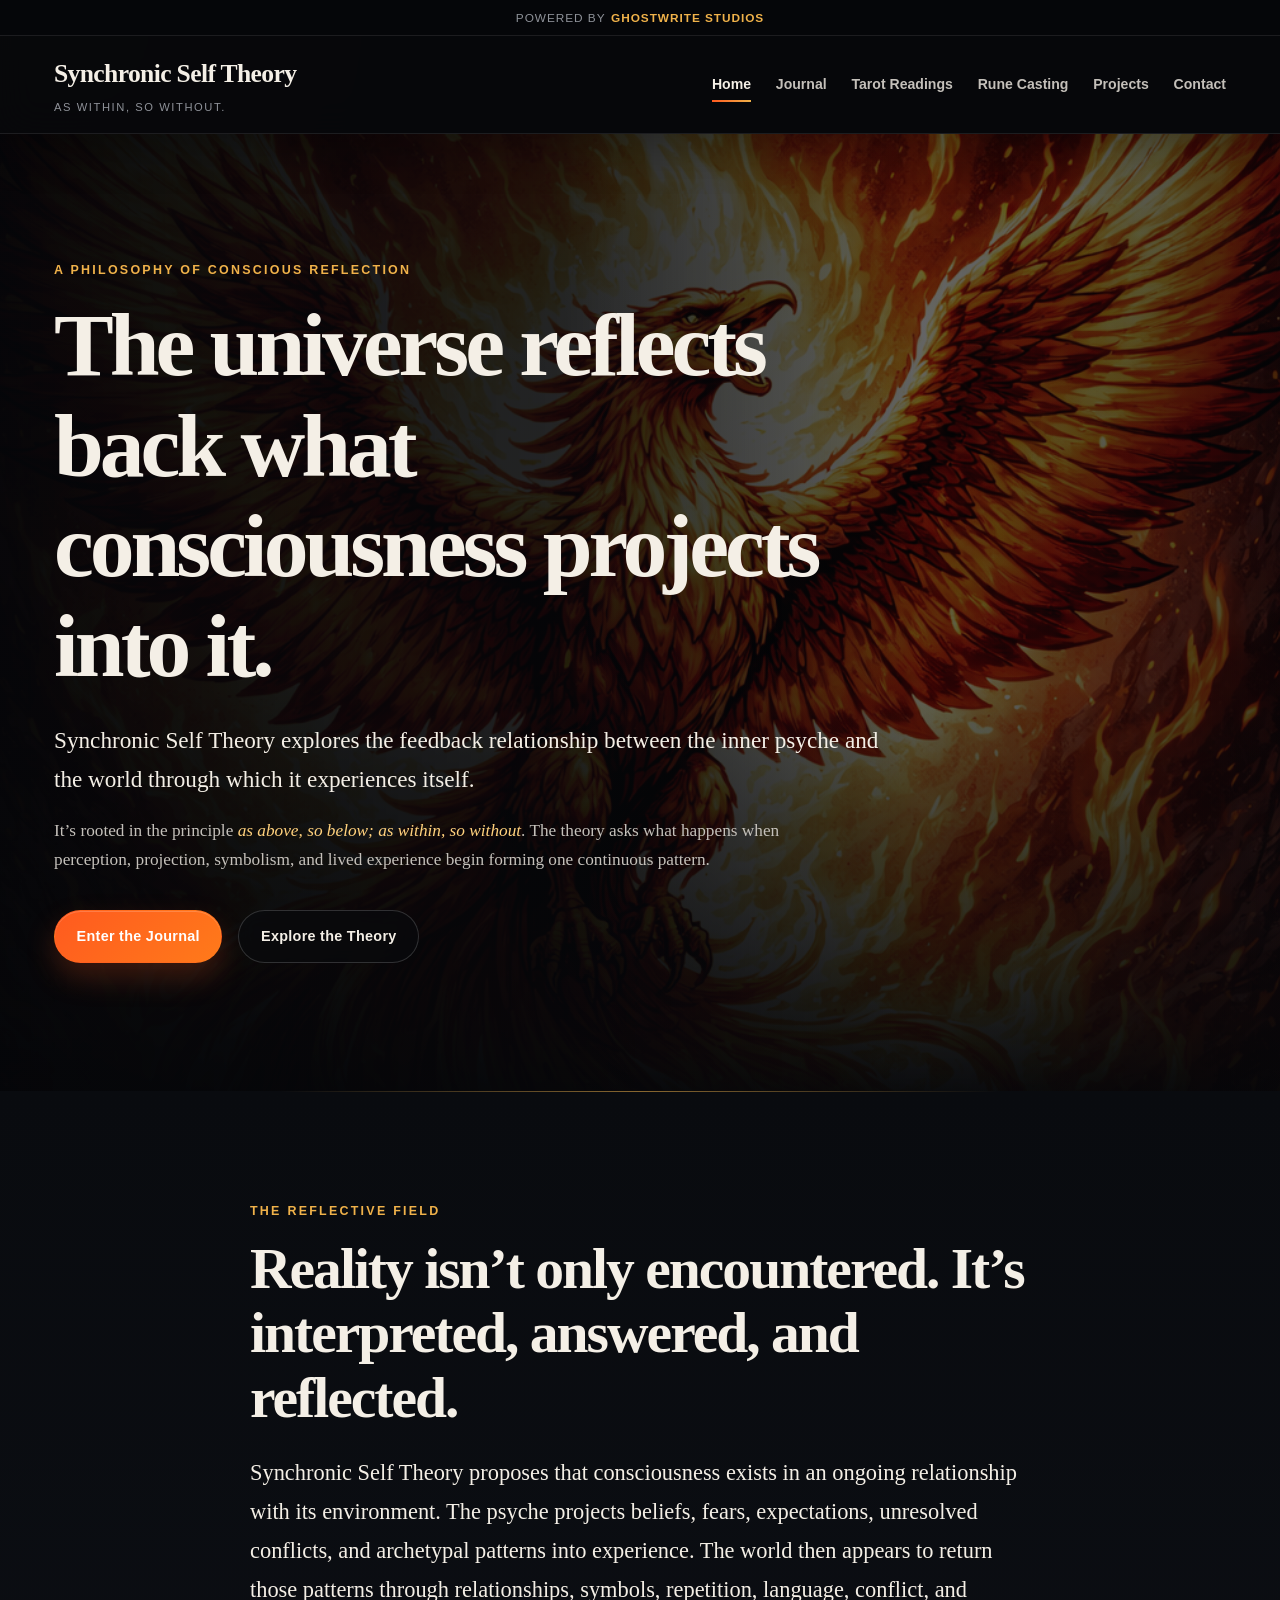
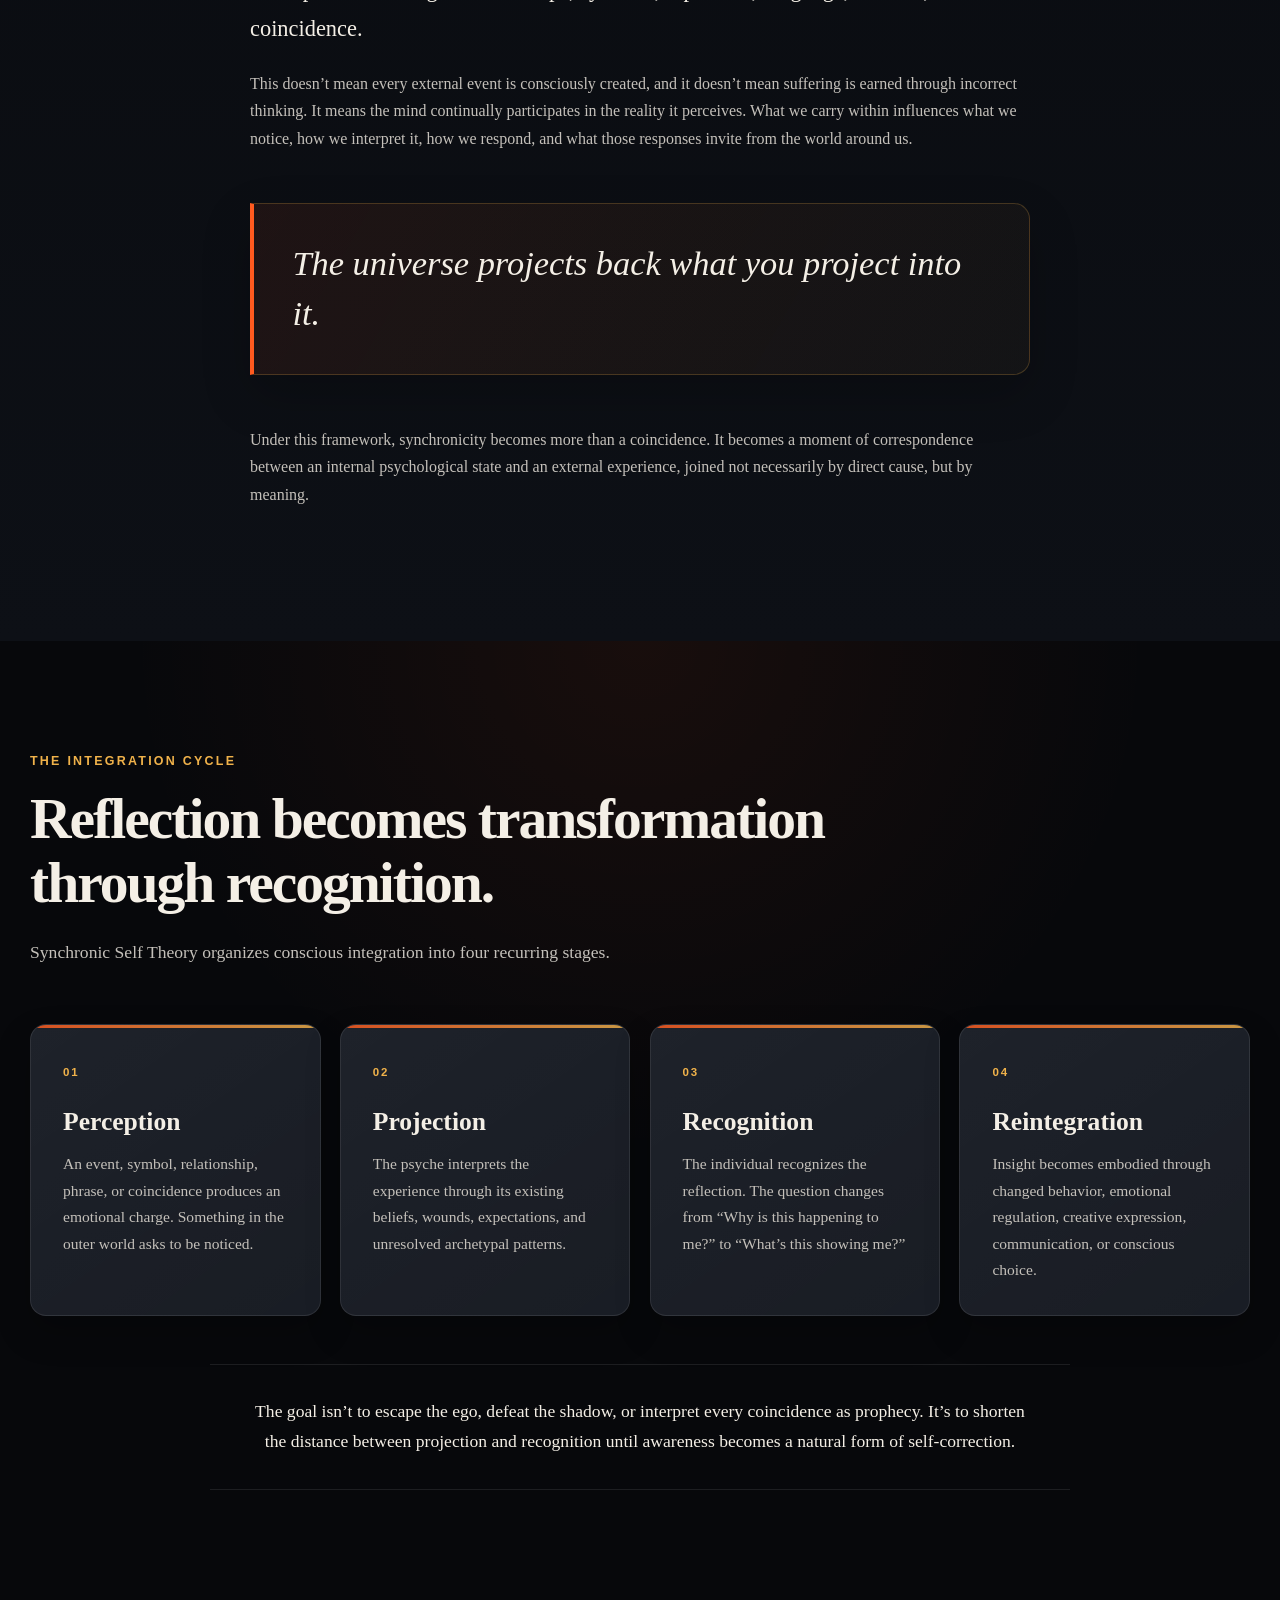
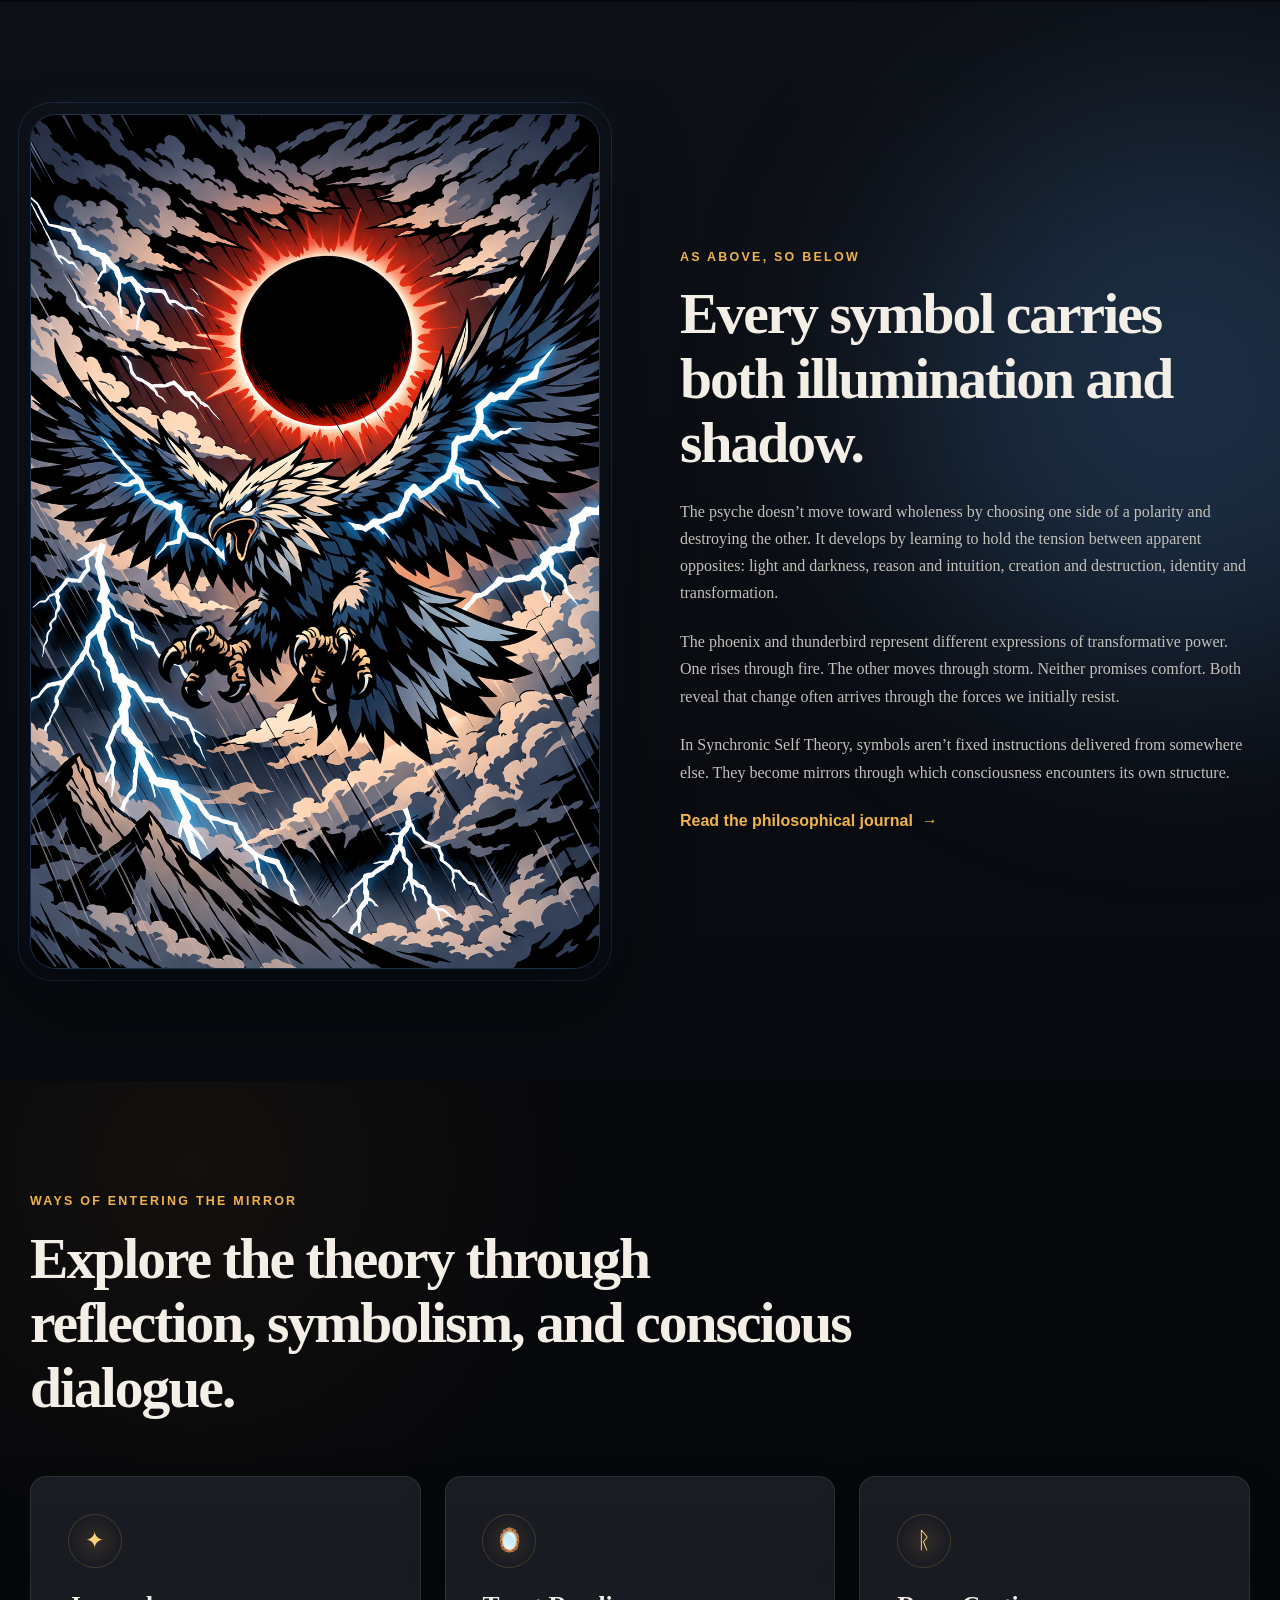
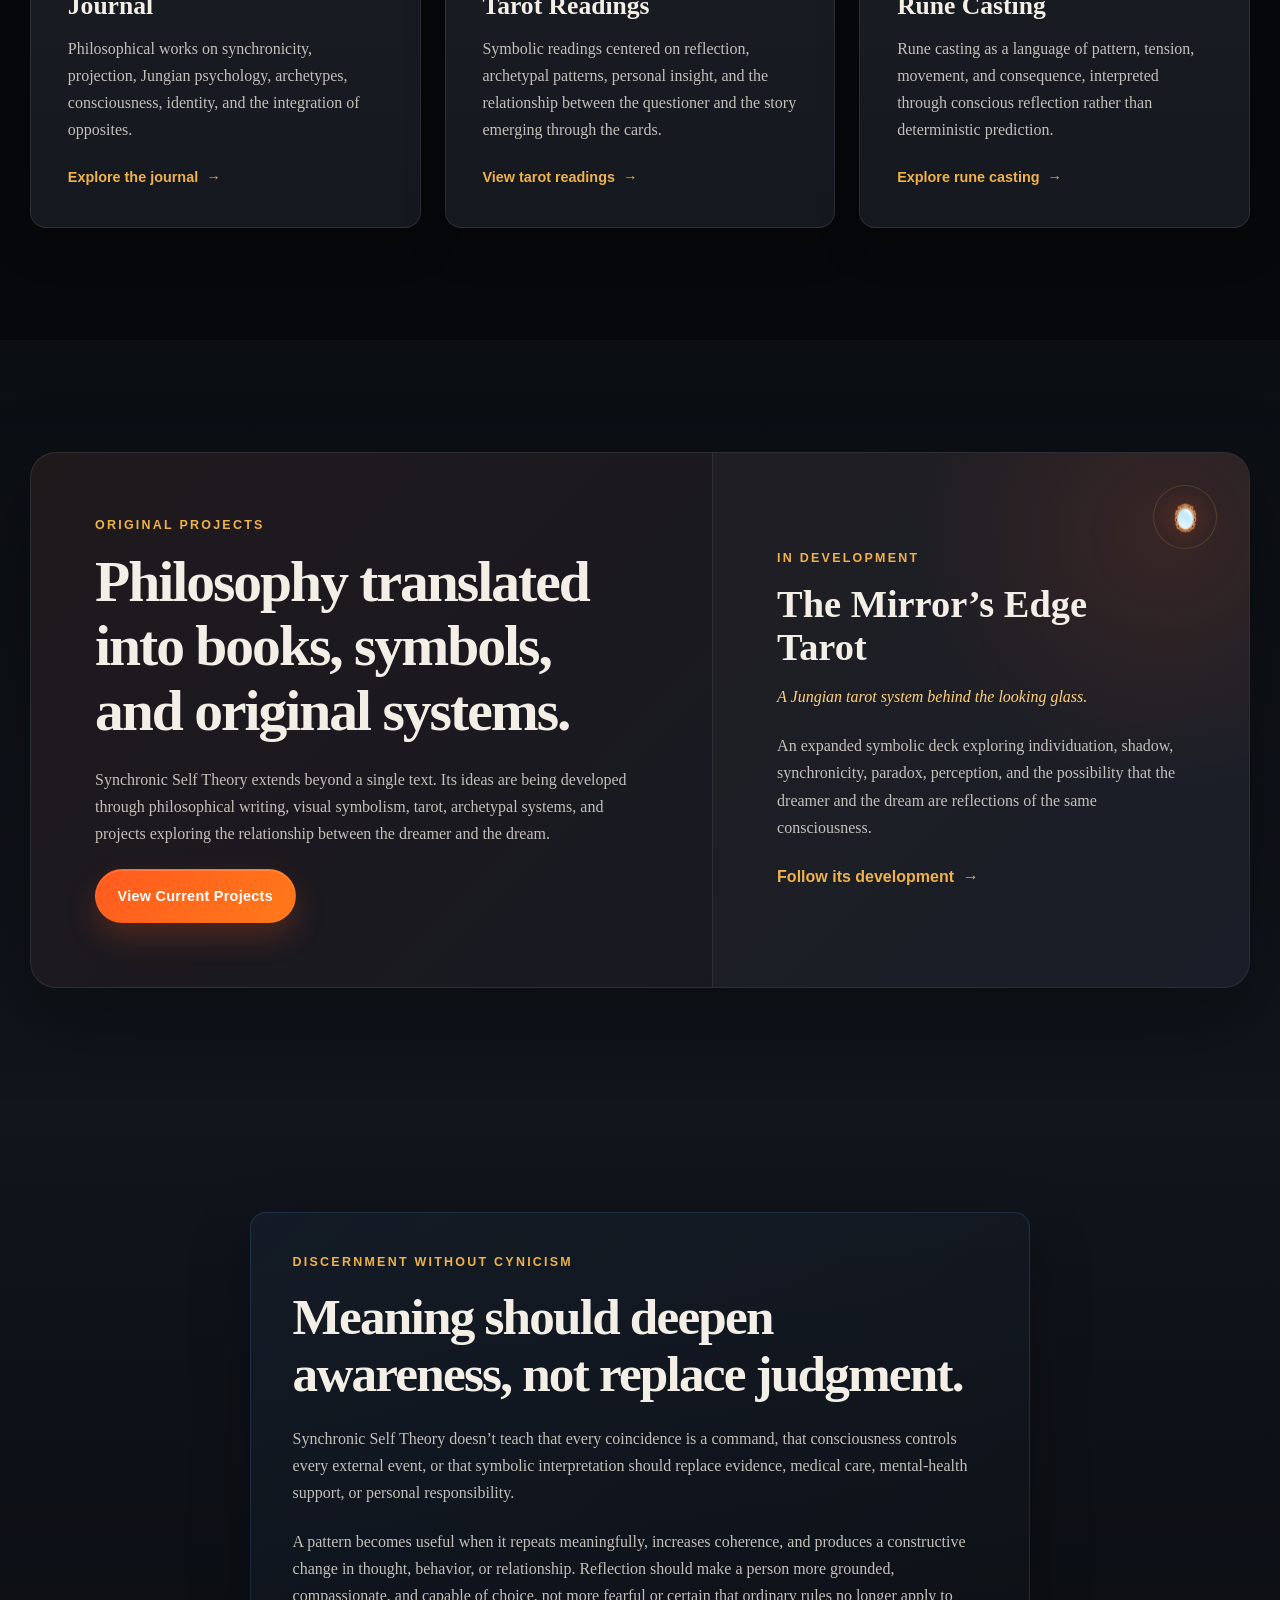
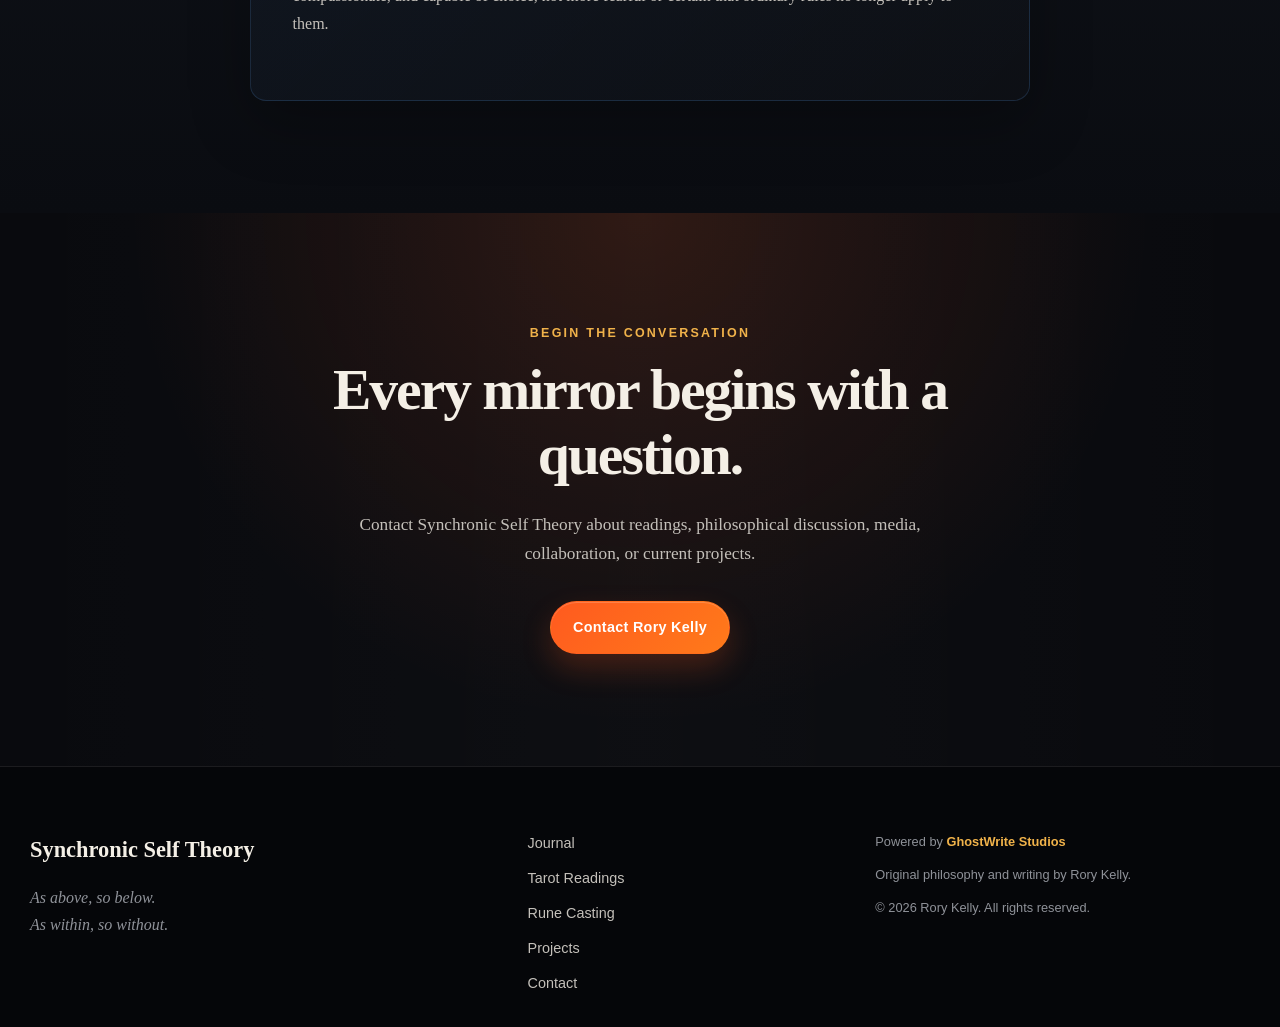
<file: index.html>
<!DOCTYPE html>
<html lang="en">
<head>
  <meta charset="UTF-8">

  <meta
    name="viewport"
    content="width=device-width, initial-scale=1.0"
  >

  <title>
    Synchronic Self Theory | As Within, So Without
  </title>

  <meta
    name="description"
    content="Synchronic Self Theory explores the reflective relationship between consciousness and experience through Jungian psychology, synchronicity, symbolism, tarot, rune casting, and philosophical inquiry."
  >

  <meta
    name="keywords"
    content="Synchronic Self Theory, Jungian psychology, synchronicity, archetypes, tarot readings, rune casting, shadow integration, philosophy, consciousness, Rory Kelly"
  >

  <meta name="author" content="Rory Kelly">

  <meta
    property="og:title"
    content="Synchronic Self Theory"
  >

  <meta
    property="og:description"
    content="The universe reflects back what consciousness projects into it."
  >

  <meta
    property="og:type"
    content="website"
  >

  <meta
    property="og:url"
    content="https://synchronicselftheory.com/"
  >

  <meta
    property="og:image"
    content="https://synchronicselftheory.com/sst-phoenix.png"
  >

  <link
    rel="canonical"
    href="https://synchronicselftheory.com/"
  >

  <link
    rel="stylesheet"
    href="styles.css"
  >
</head>

<body>

  <!-- ======================================================
       SITE HEADER
       ====================================================== -->

  <header class="site-header">

    <div class="studio-credit studio-credit-top">
      <span>Powered by</span>

      <a
        href="https://ghostwritestudios.com/"
        target="_blank"
        rel="noopener noreferrer"
      >
        GhostWrite Studios
      </a>
    </div>

    <div class="header-inner">

      <a
        class="site-identity"
        href="index.html"
        aria-label="Synchronic Self Theory home"
      >
        <span class="site-name">
          Synchronic Self Theory
        </span>

        <span class="site-motto">
          As within, so without.
        </span>
      </a>

      <button
        class="menu-toggle"
        type="button"
        aria-label="Open navigation menu"
        aria-expanded="false"
        aria-controls="primary-navigation"
      >
        <span></span>
        <span></span>
        <span></span>
      </button>

      <nav
        id="primary-navigation"
        class="primary-navigation"
        aria-label="Primary navigation"
      >
        <a
          class="active"
          href="index.html"
        >
          Home
        </a>

        <a href="pages/journal.html">
          Journal
        </a>

        <a href="pages/tarot.html">
          Tarot Readings
        </a>

        <a href="pages/runes.html">
          Rune Casting
        </a>

        <a href="pages/projects.html">
          Projects
        </a>

        <a href="pages/contact.html">
          Contact
        </a>
      </nav>

    </div>

  </header>


  <main>

    <!-- ======================================================
         HERO
         ====================================================== -->

    <section class="hero">

      <div class="hero-image-wrap">

        <img
          class="hero-image"
          src="sst-phoenix.png"
          alt="A brilliant phoenix rising with its wings spread amid a field of fire"
        >

        <div class="hero-overlay"></div>

      </div>

      <div class="hero-content">

        <p class="eyebrow">
          A philosophy of conscious reflection
        </p>

        <h1>
          The universe reflects back what consciousness projects into it.
        </h1>

        <p class="hero-introduction">
          Synchronic Self Theory explores the feedback relationship
          between the inner psyche and the world through which it
          experiences itself.
        </p>

        <p class="hero-philosophy">
          It’s rooted in the principle
          <em>as above, so below; as within, so without</em>.
          The theory asks what happens when perception, projection,
          symbolism, and lived experience begin forming one continuous
          pattern.
        </p>

        <div class="hero-actions">

          <a
            class="button button-primary"
            href="pages/journal.html"
          >
            Enter the Journal
          </a>

          <a
            class="button button-secondary"
            href="#theory"
          >
            Explore the Theory
          </a>

        </div>

      </div>

    </section>


    <!-- ======================================================
         INTRODUCTION TO THE THEORY
         ====================================================== -->

    <section
      id="theory"
      class="section theory-introduction"
    >

      <div class="section-inner narrow">

        <p class="section-label">
          The Reflective Field
        </p>

        <h2>
          Reality isn’t only encountered. It’s interpreted,
          answered, and reflected.
        </h2>

        <p class="lead">
          Synchronic Self Theory proposes that consciousness exists
          in an ongoing relationship with its environment. The psyche
          projects beliefs, fears, expectations, unresolved conflicts,
          and archetypal patterns into experience. The world then
          appears to return those patterns through relationships,
          symbols, repetition, language, conflict, and coincidence.
        </p>

        <p>
          This doesn’t mean every external event is consciously
          created, and it doesn’t mean suffering is earned through
          incorrect thinking. It means the mind continually
          participates in the reality it perceives. What we carry
          within influences what we notice, how we interpret it,
          how we respond, and what those responses invite from the
          world around us.
        </p>

        <blockquote class="featured-quote">
          <p>
            The universe projects back what you project into it.
          </p>
        </blockquote>

        <p>
          Under this framework, synchronicity becomes more than a
          coincidence. It becomes a moment of correspondence between
          an internal psychological state and an external experience,
          joined not necessarily by direct cause, but by meaning.
        </p>

      </div>

    </section>


    <!-- ======================================================
         INTEGRATION CYCLE
         ====================================================== -->

    <section class="section integration-section">

      <div class="section-inner">

        <div class="section-heading">

          <p class="section-label">
            The Integration Cycle
          </p>

          <h2>
            Reflection becomes transformation through recognition.
          </h2>

          <p>
            Synchronic Self Theory organizes conscious integration
            into four recurring stages.
          </p>

        </div>

        <div class="integration-grid">

          <article class="integration-card">

            <span class="integration-number">
              01
            </span>

            <h3>
              Perception
            </h3>

            <p>
              An event, symbol, relationship, phrase, or coincidence
              produces an emotional charge. Something in the outer
              world asks to be noticed.
            </p>

          </article>

          <article class="integration-card">

            <span class="integration-number">
              02
            </span>

            <h3>
              Projection
            </h3>

            <p>
              The psyche interprets the experience through its
              existing beliefs, wounds, expectations, and unresolved
              archetypal patterns.
            </p>

          </article>

          <article class="integration-card">

            <span class="integration-number">
              03
            </span>

            <h3>
              Recognition
            </h3>

            <p>
              The individual recognizes the reflection. The question
              changes from “Why is this happening to me?” to
              “What’s this showing me?”
            </p>

          </article>

          <article class="integration-card">

            <span class="integration-number">
              04
            </span>

            <h3>
              Reintegration
            </h3>

            <p>
              Insight becomes embodied through changed behavior,
              emotional regulation, creative expression,
              communication, or conscious choice.
            </p>

          </article>

        </div>

        <div class="integration-conclusion">

          <p>
            The goal isn’t to escape the ego, defeat the shadow,
            or interpret every coincidence as prophecy. It’s to
            shorten the distance between projection and recognition
            until awareness becomes a natural form of
            self-correction.
          </p>

        </div>

      </div>

    </section>


    <!-- ======================================================
         AS ABOVE / SO BELOW
         ====================================================== -->

    <section class="section polarity-section">

      <div class="section-inner split-layout">

        <div class="split-image">

          <img
            src="sst-thunderbird.png"
            alt="A dark thunderbird flying through lightning beneath an eclipsed sun"
            loading="lazy"
          >

        </div>

        <div class="split-content">

          <p class="section-label">
            As Above, So Below
          </p>

          <h2>
            Every symbol carries both illumination and shadow.
          </h2>

          <p>
            The psyche doesn’t move toward wholeness by choosing
            one side of a polarity and destroying the other.
            It develops by learning to hold the tension between
            apparent opposites: light and darkness, reason and
            intuition, creation and destruction, identity and
            transformation.
          </p>

          <p>
            The phoenix and thunderbird represent different
            expressions of transformative power. One rises through
            fire. The other moves through storm. Neither promises
            comfort. Both reveal that change often arrives through
            the forces we initially resist.
          </p>

          <p>
            In Synchronic Self Theory, symbols aren’t fixed
            instructions delivered from somewhere else. They become
            mirrors through which consciousness encounters its own
            structure.
          </p>

          <a
            class="text-link"
            href="pages/journal.html"
          >
            Read the philosophical journal
            <span aria-hidden="true">→</span>
          </a>

        </div>

      </div>

    </section>


    <!-- ======================================================
         THREE PATHS
         ====================================================== -->

    <section class="section paths-section">

      <div class="section-inner">

        <div class="section-heading">

          <p class="section-label">
            Ways of Entering the Mirror
          </p>

          <h2>
            Explore the theory through reflection, symbolism,
            and conscious dialogue.
          </h2>

        </div>

        <div class="path-grid">

          <article class="path-card">

            <div
              class="path-symbol"
              aria-hidden="true"
            >
              ✦
            </div>

            <h3>
              Journal
            </h3>

            <p>
              Philosophical works on synchronicity, projection,
              Jungian psychology, archetypes, consciousness,
              identity, and the integration of opposites.
            </p>

            <a href="pages/journal.html">
              Explore the journal
              <span aria-hidden="true">→</span>
            </a>

          </article>

          <article class="path-card">

            <div
              class="path-symbol"
              aria-hidden="true"
            >
              🪞
            </div>

            <h3>
              Tarot Readings
            </h3>

            <p>
              Symbolic readings centered on reflection, archetypal
              patterns, personal insight, and the relationship
              between the questioner and the story emerging through
              the cards.
            </p>

            <a href="pages/tarot.html">
              View tarot readings
              <span aria-hidden="true">→</span>
            </a>

          </article>

          <article class="path-card">

            <div
              class="path-symbol"
              aria-hidden="true"
            >
              ᚱ
            </div>

            <h3>
              Rune Casting
            </h3>

            <p>
              Rune casting as a language of pattern, tension,
              movement, and consequence, interpreted through
              conscious reflection rather than deterministic
              prediction.
            </p>

            <a href="pages/runes.html">
              Explore rune casting
              <span aria-hidden="true">→</span>
            </a>

          </article>

        </div>

      </div>

    </section>


    <!-- ======================================================
         PROJECTS PREVIEW
         ====================================================== -->

    <section class="section projects-preview">

      <div class="section-inner">

        <div class="projects-panel">

          <div class="projects-copy">

            <p class="section-label">
              Original Projects
            </p>

            <h2>
              Philosophy translated into books, symbols,
              and original systems.
            </h2>

            <p>
              Synchronic Self Theory extends beyond a single text.
              Its ideas are being developed through philosophical
              writing, visual symbolism, tarot, archetypal systems,
              and projects exploring the relationship between the
              dreamer and the dream.
            </p>

            <a
              class="button button-primary"
              href="pages/projects.html"
            >
              View Current Projects
            </a>

          </div>

          <div class="project-feature">

            <p class="project-status">
              In Development
            </p>

            <h3>
              The Mirror’s Edge Tarot
            </h3>

            <p class="project-subtitle">
              A Jungian tarot system behind the looking glass.
            </p>

            <p>
              An expanded symbolic deck exploring individuation,
              shadow, synchronicity, paradox, perception, and the
              possibility that the dreamer and the dream are
              reflections of the same consciousness.
            </p>

            <a
              class="text-link"
              href="pages/projects.html#mirrors-edge-tarot"
            >
              Follow its development
              <span aria-hidden="true">→</span>
            </a>

          </div>

        </div>

      </div>

    </section>


    <!-- ======================================================
         ETHICAL POSITIONING
         ====================================================== -->

    <section class="section grounding-section">

      <div class="section-inner narrow">

        <p class="section-label">
          Discernment Without Cynicism
        </p>

        <h2>
          Meaning should deepen awareness, not replace judgment.
        </h2>

        <p>
          Synchronic Self Theory doesn’t teach that every coincidence
          is a command, that consciousness controls every external
          event, or that symbolic interpretation should replace
          evidence, medical care, mental-health support, or personal
          responsibility.
        </p>

        <p>
          A pattern becomes useful when it repeats meaningfully,
          increases coherence, and produces a constructive change
          in thought, behavior, or relationship. Reflection should
          make a person more grounded, compassionate, and capable
          of choice, not more fearful or certain that ordinary rules
          no longer apply to them.
        </p>

      </div>

    </section>


    <!-- ======================================================
         CONTACT CTA
         ====================================================== -->

    <section class="section contact-cta">

      <div class="section-inner narrow">

        <p class="section-label">
          Begin the Conversation
        </p>

        <h2>
          Every mirror begins with a question.
        </h2>

        <p>
          Contact Synchronic Self Theory about readings,
          philosophical discussion, media, collaboration,
          or current projects.
        </p>

        <a
          class="button button-primary"
          href="pages/contact.html"
        >
          Contact Rory Kelly
        </a>

      </div>

    </section>

  </main>


  <!-- ======================================================
       SITE FOOTER
       ====================================================== -->

  <footer class="site-footer">

    <div class="footer-inner">

      <div class="footer-brand">

        <a
          class="footer-site-name"
          href="index.html"
        >
          Synchronic Self Theory
        </a>

        <p>
          As above, so below.<br>
          As within, so without.
        </p>

      </div>

      <nav
        class="footer-navigation"
        aria-label="Footer navigation"
      >
        <a href="pages/journal.html">
          Journal
        </a>

        <a href="pages/tarot.html">
          Tarot Readings
        </a>

        <a href="pages/runes.html">
          Rune Casting
        </a>

        <a href="pages/projects.html">
          Projects
        </a>

        <a href="pages/contact.html">
          Contact
        </a>
      </nav>

      <div class="footer-credit">

        <p>
          Powered by
          <a
            href="https://ghostwritestudios.com/"
            target="_blank"
            rel="noopener noreferrer"
          >
            GhostWrite Studios
          </a>
        </p>

        <p>
          Original philosophy and writing by Rory Kelly.
        </p>

        <p>
          &copy; 2026 Rory Kelly. All rights reserved.
        </p>

      </div>

    </div>

  </footer>


  <!-- ======================================================
       MOBILE NAVIGATION
       ====================================================== -->

  <script>
    const menuToggle = document.querySelector(".menu-toggle");

    const primaryNavigation = document.querySelector(
      ".primary-navigation"
    );

    if (menuToggle && primaryNavigation) {
      menuToggle.addEventListener("click", () => {
        const isOpen =
          menuToggle.getAttribute("aria-expanded") === "true";

        menuToggle.setAttribute(
          "aria-expanded",
          String(!isOpen)
        );

        primaryNavigation.classList.toggle(
          "navigation-open"
        );
      });
    }
  </script>

</body>
</html>
</file>
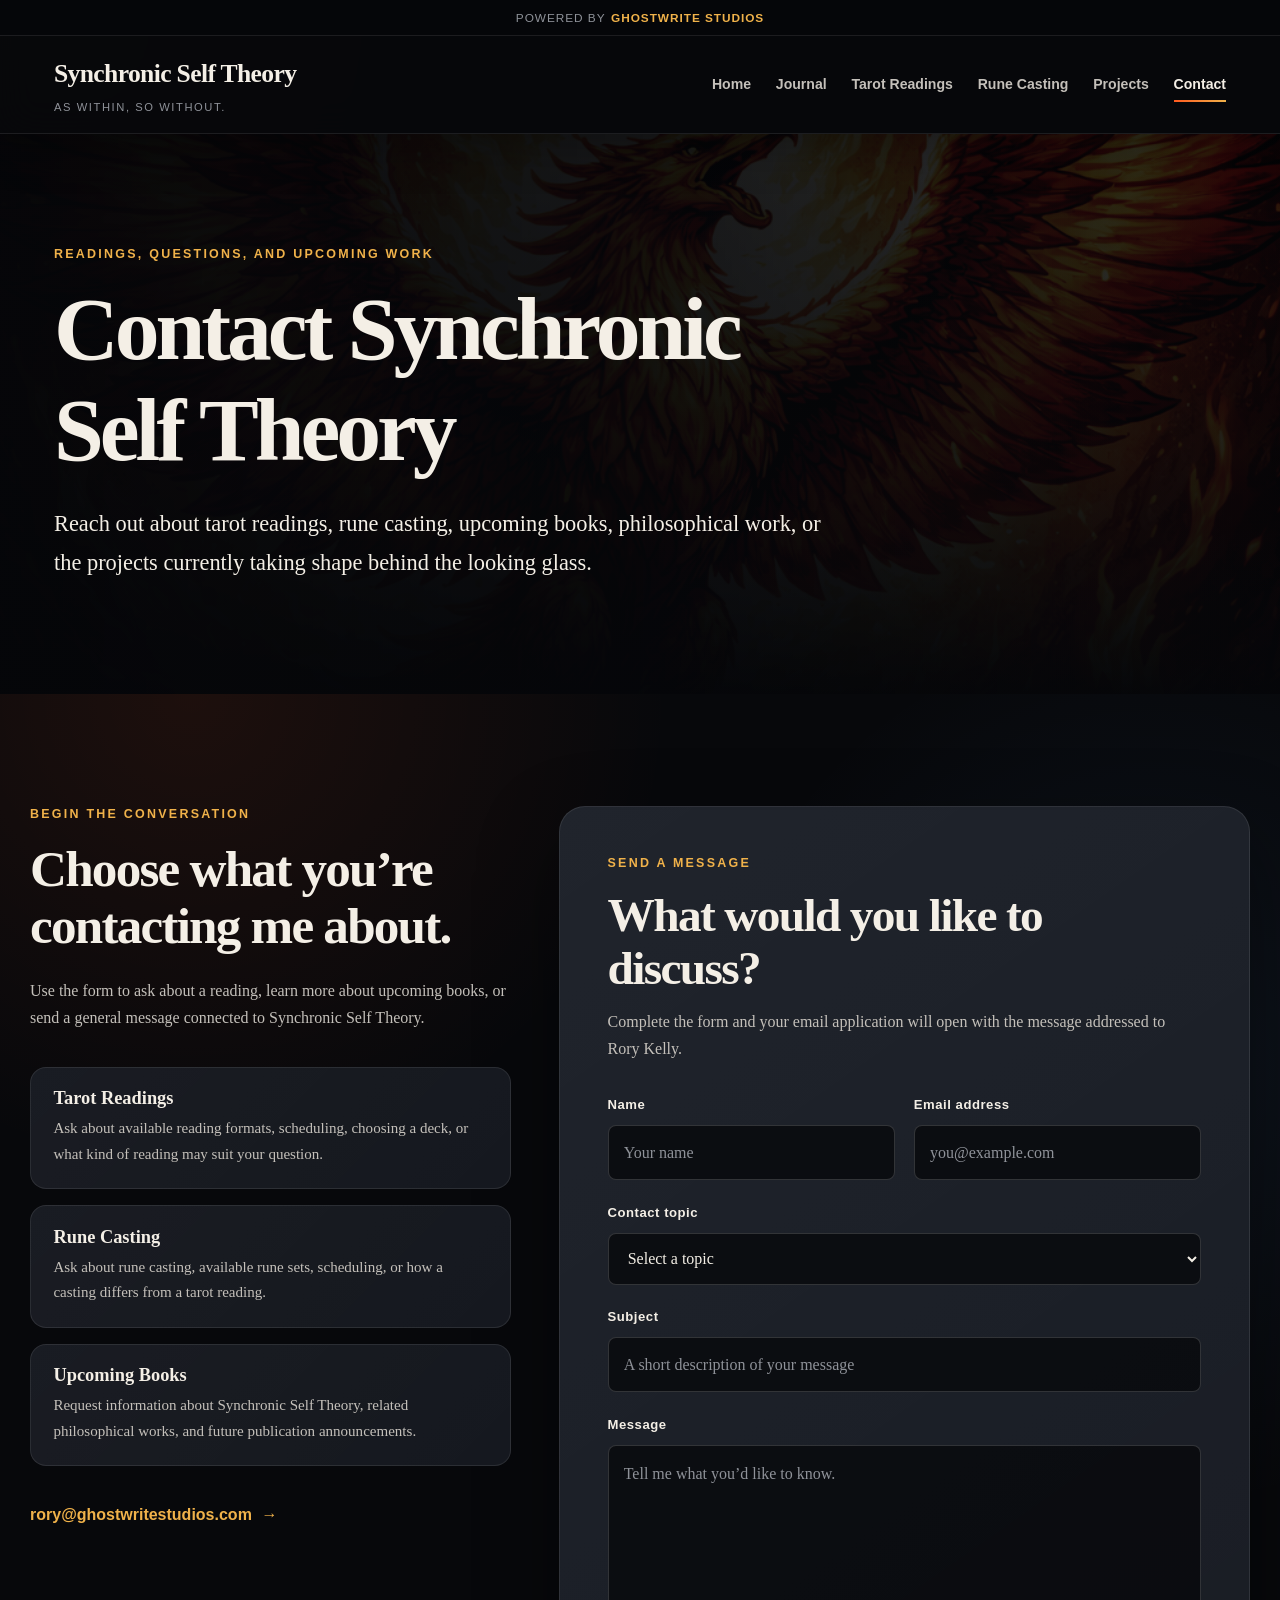
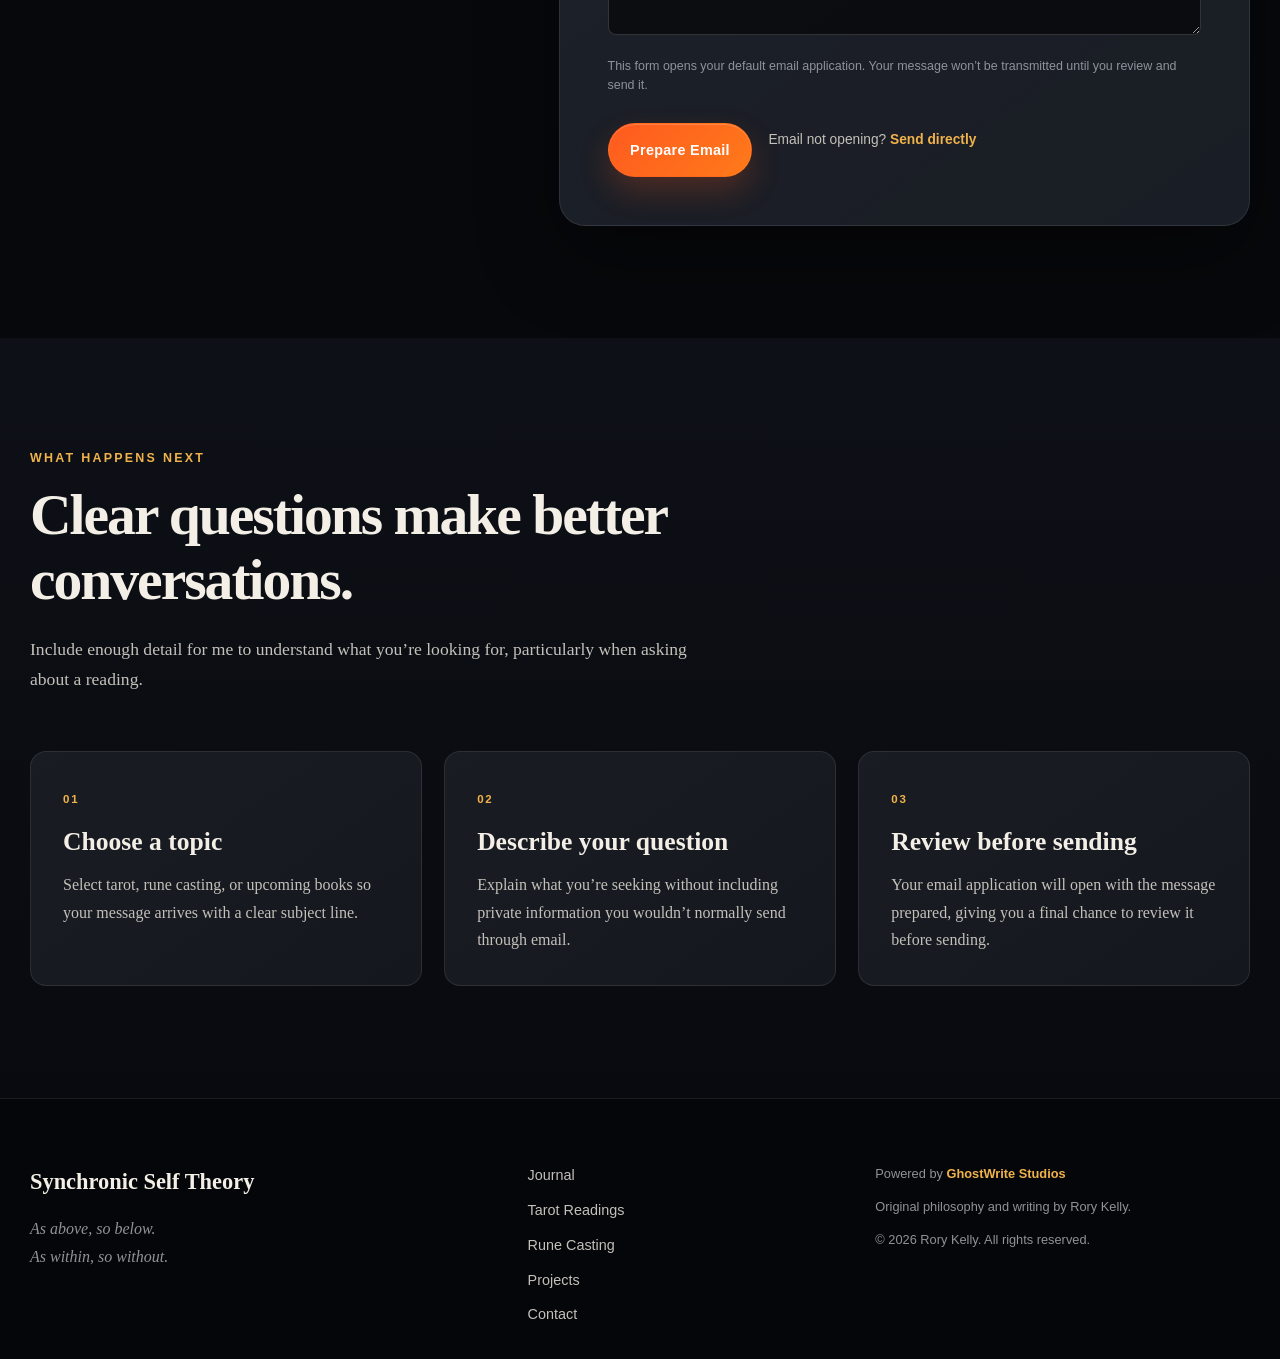
<file: pages/contact.html>
<!DOCTYPE html>
<html lang="en">
<head>
  <meta charset="UTF-8">

  <meta
    name="viewport"
    content="width=device-width, initial-scale=1.0"
  >

  <title>
    Contact | Synchronic Self Theory
  </title>

  <meta
    name="description"
    content="Contact Rory Kelly about tarot readings, rune casting, upcoming books, media inquiries, or Synchronic Self Theory."
  >

  <meta
    name="keywords"
    content="contact Rory Kelly, tarot readings, rune casting, Synchronic Self Theory books, tarot booking, rune reading"
  >

  <meta name="author" content="Rory Kelly">

  <meta
    property="og:title"
    content="Contact Synchronic Self Theory"
  >

  <meta
    property="og:description"
    content="Contact Rory Kelly about tarot readings, rune casting, and upcoming philosophical works."
  >

  <meta
    property="og:type"
    content="website"
  >

  <meta
    property="og:url"
    content="https://synchronicselftheory.com/pages/contact.html"
  >

  <meta
    property="og:image"
    content="https://synchronicselftheory.com/sst-phoenix.png"
  >

  <link
    rel="canonical"
    href="https://synchronicselftheory.com/pages/contact.html"
  >

  <link
    rel="stylesheet"
    href="../styles.css"
  >

  <style>
    /* ======================================================
       CONTACT PAGE
       These styles apply only to pages/contact.html.
       ====================================================== */

    .contact-hero {
      position: relative;
      display: grid;
      min-height: 500px;
      overflow: hidden;
      place-items: center;
      isolation: isolate;
    }

    .contact-hero::before {
      position: absolute;
      inset: 0;
      z-index: -3;
      background-image: url("../sst-phoenix.png");
      background-position: center 42%;
      background-size: cover;
      content: "";
      filter:
        brightness(0.42)
        contrast(1.08)
        saturate(0.82);
      transform: scale(1.02);
    }

    .contact-hero::after {
      position: absolute;
      inset: 0;
      z-index: -2;
      background:
        linear-gradient(
          90deg,
          rgba(5, 6, 9, 0.97) 0%,
          rgba(5, 6, 9, 0.79) 50%,
          rgba(5, 6, 9, 0.42) 100%
        ),
        linear-gradient(
          180deg,
          rgba(5, 6, 9, 0.12) 0%,
          rgba(5, 6, 9, 0.48) 58%,
          rgba(5, 6, 9, 0.98) 100%
        );
      content: "";
    }

    .contact-hero-inner {
      width: min(100%, var(--max-width));
      margin: 0 auto;
      padding: 7rem 1.5rem;
    }

    .contact-hero-copy {
      max-width: 790px;
    }

    .contact-hero h1 {
      margin-bottom: 1.5rem;
      font-size: clamp(3rem, 7vw, 6.4rem);
    }

    .contact-hero .lead {
      margin-bottom: 0;
    }

    .contact-main {
      background:
        radial-gradient(
          circle at 15% 0%,
          rgba(255, 90, 31, 0.09),
          transparent 30rem
        ),
        radial-gradient(
          circle at 90% 30%,
          rgba(94, 168, 255, 0.07),
          transparent 28rem
        ),
        var(--background);
    }

    .contact-layout {
      display: grid;
      align-items: start;
      gap: 3rem;
      grid-template-columns:
        minmax(0, 0.82fr)
        minmax(0, 1.18fr);
    }

    .contact-information {
      position: sticky;
      top: 2rem;
    }

    .contact-information h2 {
      font-size: clamp(2.1rem, 4vw, 3.7rem);
    }

    .contact-information > p {
      max-width: 580px;
    }

    .contact-purpose-list {
      display: grid;
      margin: 2.2rem 0;
      gap: 1rem;
    }

    .contact-purpose {
      padding: 1.3rem 1.4rem;
      border: 1px solid var(--border-subtle);
      border-radius: var(--radius-medium);
      background:
        linear-gradient(
          135deg,
          rgba(255, 255, 255, 0.032),
          rgba(255, 255, 255, 0.01)
        ),
        var(--background-raised);
    }

    .contact-purpose h3 {
      margin-bottom: 0.45rem;
      font-size: 1.15rem;
    }

    .contact-purpose p {
      margin-bottom: 0;
      font-size: 0.94rem;
    }

    .direct-email {
      display: inline-flex;
      align-items: center;
      gap: 0.6rem;
      color: var(--gold);
      font-family:
        Arial,
        Helvetica,
        sans-serif;
      font-weight: 700;
      overflow-wrap: anywhere;
      transition:
        color var(--transition),
        gap var(--transition);
    }

    .direct-email:hover,
    .direct-email:focus-visible {
      gap: 0.85rem;
      color: var(--gold-soft);
    }

    .contact-form-panel {
      padding: clamp(1.7rem, 4vw, 3rem);
      border: 1px solid var(--border-subtle);
      border-radius: var(--radius-large);
      background:
        linear-gradient(
          145deg,
          rgba(255, 255, 255, 0.042),
          rgba(255, 255, 255, 0.012)
        ),
        var(--background-card);
      box-shadow: 0 30px 80px rgba(0, 0, 0, 0.38);
    }

    .contact-form-panel h2 {
      margin-bottom: 0.8rem;
      font-size: clamp(2rem, 3.7vw, 3.2rem);
    }

    .form-introduction {
      margin-bottom: 2rem;
    }

    .contact-form {
      display: grid;
      gap: 1.35rem;
    }

    .form-row {
      display: grid;
      gap: 1.2rem;
      grid-template-columns: repeat(2, minmax(0, 1fr));
    }

    .form-field {
      display: grid;
      gap: 0.55rem;
    }

    .form-field label {
      color: var(--text-primary);
      font-family:
        Arial,
        Helvetica,
        sans-serif;
      font-size: 0.82rem;
      font-weight: 700;
      letter-spacing: 0.04em;
    }

    .form-field input,
    .form-field select,
    .form-field textarea {
      width: 100%;
      border: 1px solid var(--border-strong);
      border-radius: var(--radius-small);
      background: rgba(6, 7, 10, 0.74);
      color: var(--text-primary);
      outline: none;
      transition:
        border-color var(--transition),
        box-shadow var(--transition),
        background var(--transition);
    }

    .form-field input,
    .form-field select {
      min-height: 52px;
      padding: 0.8rem 0.95rem;
    }

    .form-field textarea {
      min-height: 190px;
      padding: 0.95rem;
      line-height: 1.65;
      resize: vertical;
    }

    .form-field input::placeholder,
    .form-field textarea::placeholder {
      color: var(--text-muted);
    }

    .form-field input:focus,
    .form-field select:focus,
    .form-field textarea:focus {
      border-color: var(--storm);
      background: rgba(8, 10, 14, 0.94);
      box-shadow: 0 0 0 4px rgba(94, 168, 255, 0.12);
    }

    .form-field select {
      cursor: pointer;
    }

    .form-field select option {
      background: var(--background-card);
      color: var(--text-primary);
    }

    .form-note {
      margin: 0;
      color: var(--text-muted);
      font-family:
        Arial,
        Helvetica,
        sans-serif;
      font-size: 0.78rem;
      line-height: 1.55;
    }

    .form-actions {
      display: flex;
      flex-wrap: wrap;
      align-items: center;
      gap: 1rem;
      margin-top: 0.4rem;
    }

    .contact-form button {
      cursor: pointer;
    }

    .email-fallback {
      color: var(--text-secondary);
      font-family:
        Arial,
        Helvetica,
        sans-serif;
      font-size: 0.86rem;
    }

    .email-fallback a {
      color: var(--gold);
      font-weight: 700;
    }

    .email-fallback a:hover,
    .email-fallback a:focus-visible {
      color: var(--gold-soft);
    }

    .contact-expectations {
      background:
        linear-gradient(
          180deg,
          #0d1016,
          #080a0f
        );
    }

    .expectations-grid {
      display: grid;
      gap: 1.4rem;
      grid-template-columns: repeat(3, minmax(0, 1fr));
    }

    .expectation-card {
      padding: 2rem;
      border: 1px solid var(--border-subtle);
      border-radius: var(--radius-medium);
      background:
        linear-gradient(
          145deg,
          rgba(255, 255, 255, 0.032),
          rgba(255, 255, 255, 0.009)
        ),
        var(--background-raised);
    }

    .expectation-number {
      display: inline-block;
      margin-bottom: 1.2rem;
      color: var(--gold);
      font-family:
        Arial,
        Helvetica,
        sans-serif;
      font-size: 0.72rem;
      font-weight: 800;
      letter-spacing: 0.16em;
    }

    .expectation-card p {
      margin-bottom: 0;
    }

    @media (max-width: 900px) {
      .contact-layout {
        grid-template-columns: 1fr;
      }

      .contact-information {
        position: static;
      }

      .expectations-grid {
        grid-template-columns: 1fr;
      }
    }

    @media (max-width: 620px) {
      .contact-hero {
        min-height: 460px;
      }

      .contact-hero-inner {
        padding-top: 6rem;
        padding-bottom: 6rem;
      }

      .form-row {
        grid-template-columns: 1fr;
      }

      .form-actions {
        align-items: stretch;
        flex-direction: column;
      }

      .form-actions .button {
        width: 100%;
      }

      .email-fallback {
        text-align: center;
      }
    }
  </style>
</head>

<body>

  <!-- ======================================================
       SITE HEADER
       ====================================================== -->

  <header class="site-header">

    <div class="studio-credit studio-credit-top">
      <span>Powered by</span>

      <a
        href="https://ghostwritestudios.com/"
        target="_blank"
        rel="noopener noreferrer"
      >
        GhostWrite Studios
      </a>
    </div>

    <div class="header-inner">

      <a
        class="site-identity"
        href="../index.html"
        aria-label="Synchronic Self Theory home"
      >
        <span class="site-name">
          Synchronic Self Theory
        </span>

        <span class="site-motto">
          As within, so without.
        </span>
      </a>

      <button
        class="menu-toggle"
        type="button"
        aria-label="Open navigation menu"
        aria-expanded="false"
        aria-controls="primary-navigation"
      >
        <span></span>
        <span></span>
        <span></span>
      </button>

      <nav
        id="primary-navigation"
        class="primary-navigation"
        aria-label="Primary navigation"
      >
        <a href="../index.html">
          Home
        </a>

        <a href="journal.html">
          Journal
        </a>

        <a href="tarot.html">
          Tarot Readings
        </a>

        <a href="runes.html">
          Rune Casting
        </a>

        <a href="projects.html">
          Projects
        </a>

        <a
          class="active"
          href="contact.html"
        >
          Contact
        </a>
      </nav>

    </div>

  </header>


  <main>

    <!-- ======================================================
         CONTACT HERO
         ====================================================== -->

    <section class="contact-hero">

      <div class="contact-hero-inner">

        <div class="contact-hero-copy">

          <p class="eyebrow">
            Readings, questions, and upcoming work
          </p>

          <h1>
            Contact Synchronic Self Theory
          </h1>

          <p class="lead">
            Reach out about tarot readings, rune casting, upcoming
            books, philosophical work, or the projects currently
            taking shape behind the looking glass.
          </p>

        </div>

      </div>

    </section>


    <!-- ======================================================
         CONTACT FORM
         ====================================================== -->

    <section class="section contact-main">

      <div class="section-inner contact-layout">

        <div class="contact-information">

          <p class="section-label">
            Begin the Conversation
          </p>

          <h2>
            Choose what you’re contacting me about.
          </h2>

          <p>
            Use the form to ask about a reading, learn more about
            upcoming books, or send a general message connected to
            Synchronic Self Theory.
          </p>

          <div class="contact-purpose-list">

            <article class="contact-purpose">
              <h3>Tarot Readings</h3>

              <p>
                Ask about available reading formats, scheduling,
                choosing a deck, or what kind of reading may suit
                your question.
              </p>
            </article>

            <article class="contact-purpose">
              <h3>Rune Casting</h3>

              <p>
                Ask about rune casting, available rune sets,
                scheduling, or how a casting differs from a tarot
                reading.
              </p>
            </article>

            <article class="contact-purpose">
              <h3>Upcoming Books</h3>

              <p>
                Request information about Synchronic Self Theory,
                related philosophical works, and future publication
                announcements.
              </p>
            </article>

          </div>

          <a
            class="direct-email"
            href="mailto:rory@ghostwritestudios.com"
          >
            rory@ghostwritestudios.com
            <span aria-hidden="true">→</span>
          </a>

        </div>


        <div class="contact-form-panel">

          <p class="section-label">
            Send a Message
          </p>

          <h2>
            What would you like to discuss?
          </h2>

          <p class="form-introduction">
            Complete the form and your email application will open
            with the message addressed to Rory Kelly.
          </p>

          <form
            id="contact-form"
            class="contact-form"
          >

            <div class="form-row">

              <div class="form-field">
                <label for="name">
                  Name
                </label>

                <input
                  id="name"
                  name="name"
                  type="text"
                  autocomplete="name"
                  placeholder="Your name"
                  required
                >
              </div>

              <div class="form-field">
                <label for="email">
                  Email address
                </label>

                <input
                  id="email"
                  name="email"
                  type="email"
                  autocomplete="email"
                  placeholder="you@example.com"
                  required
                >
              </div>

            </div>


            <div class="form-field">
              <label for="topic">
                Contact topic
              </label>

              <select
                id="topic"
                name="topic"
                required
              >
                <option value="" selected disabled>
                  Select a topic
                </option>

                <option value="Tarot Reading">
                  Tarot Reading
                </option>

                <option value="Rune Casting">
                  Rune Casting
                </option>

                <option value="Information About Upcoming Books">
                  Information About Upcoming Books
                </option>
              </select>
            </div>


            <div class="form-field">
              <label for="subject">
                Subject
              </label>

              <input
                id="subject"
                name="subject"
                type="text"
                placeholder="A short description of your message"
                required
              >
            </div>


            <div class="form-field">
              <label for="message">
                Message
              </label>

              <textarea
                id="message"
                name="message"
                placeholder="Tell me what you’d like to know."
                required
              ></textarea>
            </div>


            <p class="form-note">
              This form opens your default email application. Your
              message won’t be transmitted until you review and send it.
            </p>


            <div class="form-actions">

              <button
                class="button button-primary"
                type="submit"
              >
                Prepare Email
              </button>

              <p class="email-fallback">
                Email not opening?
                <a href="mailto:rory@ghostwritestudios.com">
                  Send directly
                </a>
              </p>

            </div>

          </form>

        </div>

      </div>

    </section>


    <!-- ======================================================
         WHAT HAPPENS NEXT
         ====================================================== -->

    <section class="section contact-expectations">

      <div class="section-inner">

        <div class="section-heading">

          <p class="section-label">
            What Happens Next
          </p>

          <h2>
            Clear questions make better conversations.
          </h2>

          <p>
            Include enough detail for me to understand what you’re
            looking for, particularly when asking about a reading.
          </p>

        </div>

        <div class="expectations-grid">

          <article class="expectation-card">

            <span class="expectation-number">
              01
            </span>

            <h3>
              Choose a topic
            </h3>

            <p>
              Select tarot, rune casting, or upcoming books so your
              message arrives with a clear subject line.
            </p>

          </article>

          <article class="expectation-card">

            <span class="expectation-number">
              02
            </span>

            <h3>
              Describe your question
            </h3>

            <p>
              Explain what you’re seeking without including private
              information you wouldn’t normally send through email.
            </p>

          </article>

          <article class="expectation-card">

            <span class="expectation-number">
              03
            </span>

            <h3>
              Review before sending
            </h3>

            <p>
              Your email application will open with the message
              prepared, giving you a final chance to review it before
              sending.
            </p>

          </article>

        </div>

      </div>

    </section>

  </main>


  <!-- ======================================================
       SITE FOOTER
       ====================================================== -->

  <footer class="site-footer">

    <div class="footer-inner">

      <div class="footer-brand">

        <a
          class="footer-site-name"
          href="../index.html"
        >
          Synchronic Self Theory
        </a>

        <p>
          As above, so below.<br>
          As within, so without.
        </p>

      </div>

      <nav
        class="footer-navigation"
        aria-label="Footer navigation"
      >
        <a href="journal.html">
          Journal
        </a>

        <a href="tarot.html">
          Tarot Readings
        </a>

        <a href="runes.html">
          Rune Casting
        </a>

        <a href="projects.html">
          Projects
        </a>

        <a href="contact.html">
          Contact
        </a>
      </nav>

      <div class="footer-credit">

        <p>
          Powered by
          <a
            href="https://ghostwritestudios.com/"
            target="_blank"
            rel="noopener noreferrer"
          >
            GhostWrite Studios
          </a>
        </p>

        <p>
          Original philosophy and writing by Rory Kelly.
        </p>

        <p>
          &copy; 2026 Rory Kelly. All rights reserved.
        </p>

      </div>

    </div>

  </footer>


  <!-- ======================================================
       EMAIL FORM AND MOBILE NAVIGATION
       ====================================================== -->

  <script>
    const menuToggle = document.querySelector(".menu-toggle");

    const primaryNavigation = document.querySelector(
      ".primary-navigation"
    );

    if (menuToggle && primaryNavigation) {
      menuToggle.addEventListener("click", () => {
        const isOpen =
          menuToggle.getAttribute("aria-expanded") === "true";

        menuToggle.setAttribute(
          "aria-expanded",
          String(!isOpen)
        );

        primaryNavigation.classList.toggle(
          "navigation-open"
        );
      });
    }


    const contactForm = document.querySelector("#contact-form");

    if (contactForm) {
      contactForm.addEventListener("submit", (event) => {
        event.preventDefault();

        const name = document.querySelector("#name").value.trim();
        const email = document.querySelector("#email").value.trim();
        const topic = document.querySelector("#topic").value;
        const subject = document.querySelector("#subject").value.trim();
        const message = document.querySelector("#message").value.trim();

        const emailSubject =
          `${topic}: ${subject}`;

        const emailBody = [
          `Name: ${name}`,
          `Email: ${email}`,
          `Contact topic: ${topic}`,
          "",
          "Message:",
          message
        ].join("\n");

        const mailtoLink =
          "mailto:rory@ghostwritestudios.com" +
          `?subject=${encodeURIComponent(emailSubject)}` +
          `&body=${encodeURIComponent(emailBody)}`;

        window.location.href = mailtoLink;
      });
    }
  </script>

</body>
</html>
</file>
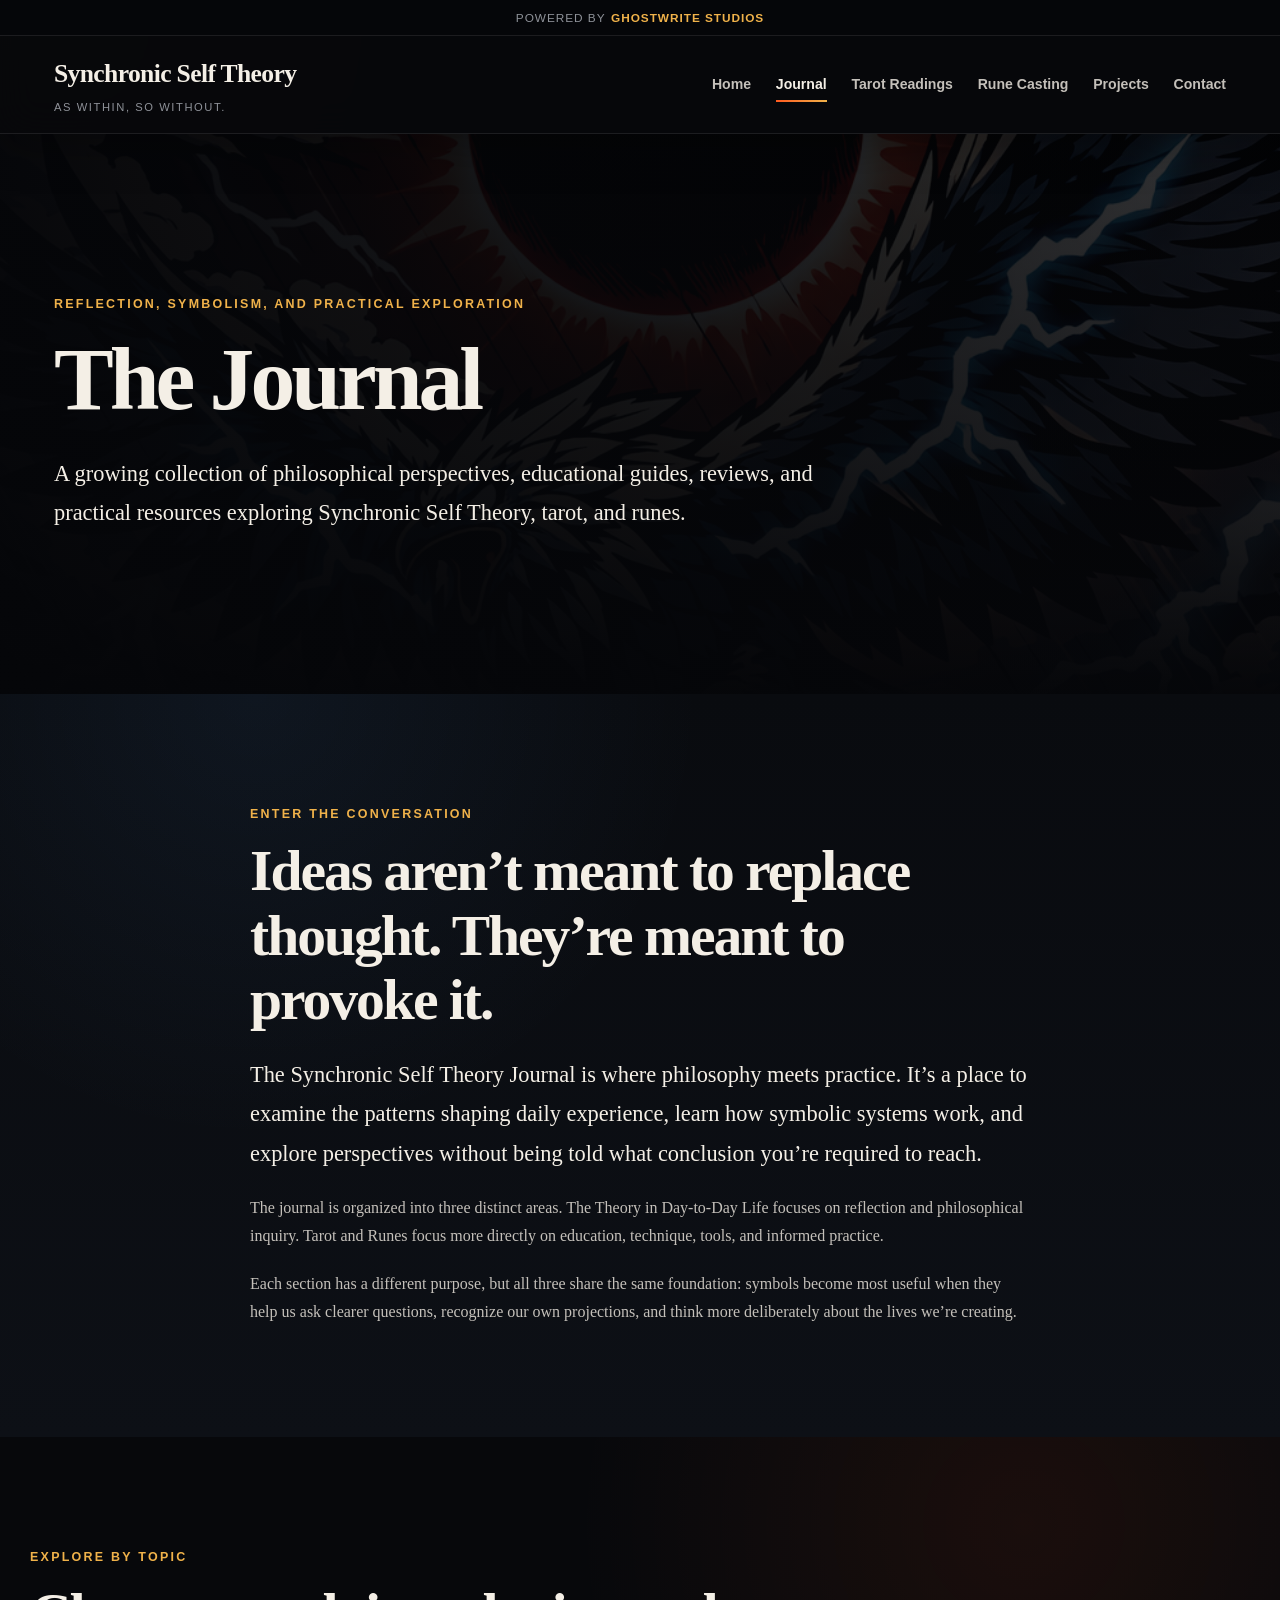
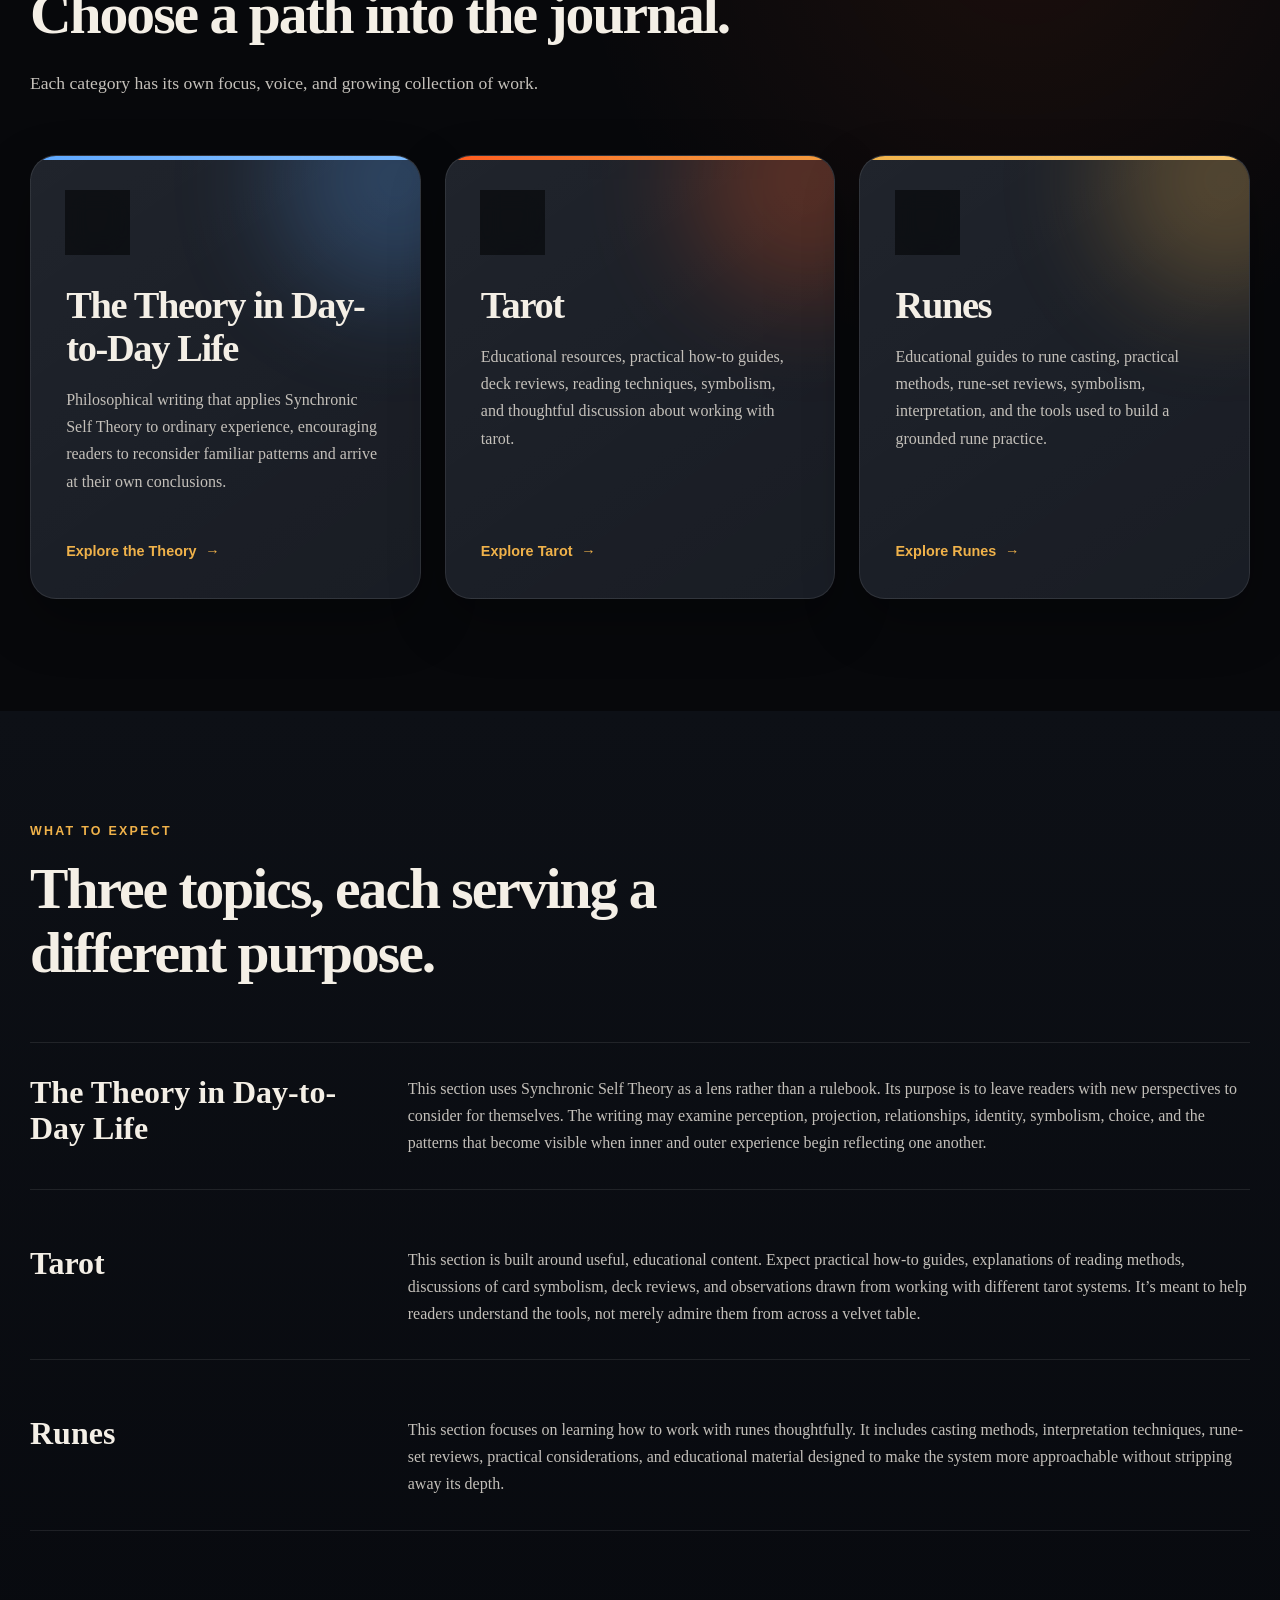
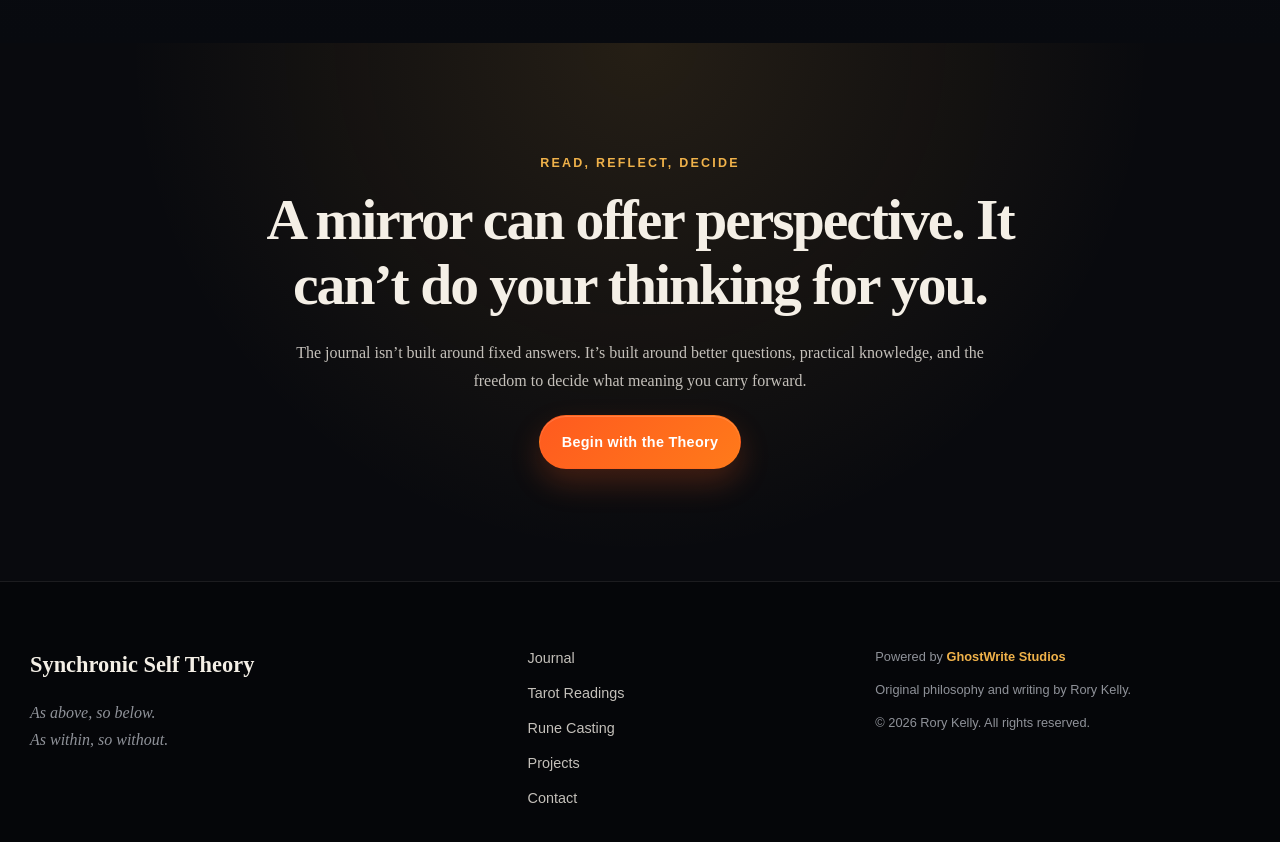
<file: pages/journal.html>
<!DOCTYPE html>
<html lang="en">
<head>
  <meta charset="UTF-8">

  <meta
    name="viewport"
    content="width=device-width, initial-scale=1.0"
  >

  <title>
    Journal | Synchronic Self Theory
  </title>

  <meta
    name="description"
    content="Explore the Synchronic Self Theory journal, including philosophical perspectives on everyday life, educational tarot resources, deck reviews, rune-casting guides, and rune-set reviews."
  >

  <meta
    name="keywords"
    content="Synchronic Self Theory journal, Jungian philosophy, tarot education, tarot deck reviews, rune casting, rune reviews, symbolism, Rory Kelly"
  >

  <meta name="author" content="Rory Kelly">

  <meta
    property="og:title"
    content="The Synchronic Self Theory Journal"
  >

  <meta
    property="og:description"
    content="New perspectives, practical tarot education, and thoughtful guidance on rune casting."
  >

  <meta
    property="og:type"
    content="website"
  >

  <meta
    property="og:url"
    content="https://synchronicselftheory.com/pages/journal.html"
  >

  <meta
    property="og:image"
    content="https://synchronicselftheory.com/sst-thunderbird.png"
  >

  <link
    rel="canonical"
    href="https://synchronicselftheory.com/pages/journal.html"
  >

  <link
    rel="stylesheet"
    href="../styles.css"
  >

  <style>
    /* ======================================================
       JOURNAL PAGE
       These styles apply only to pages/journal.html.
       ====================================================== */

    .journal-hero {
      position: relative;
      display: grid;
      min-height: 560px;
      overflow: hidden;
      place-items: center;
      isolation: isolate;
    }

    .journal-hero::before {
      position: absolute;
      inset: 0;
      z-index: -3;
      background-image: url("../sst-thunderbird.png");
      background-position: center 38%;
      background-size: cover;
      content: "";
      filter:
        brightness(0.46)
        contrast(1.08)
        saturate(0.78);
      transform: scale(1.02);
    }

    .journal-hero::after {
      position: absolute;
      inset: 0;
      z-index: -2;
      background:
        linear-gradient(
          90deg,
          rgba(5, 6, 9, 0.96) 0%,
          rgba(5, 6, 9, 0.76) 52%,
          rgba(5, 6, 9, 0.48) 100%
        ),
        linear-gradient(
          180deg,
          rgba(5, 6, 9, 0.15) 0%,
          rgba(5, 6, 9, 0.52) 55%,
          rgba(5, 6, 9, 0.98) 100%
        );
      content: "";
    }

    .journal-hero-inner {
      width: min(100%, var(--max-width));
      margin: 0 auto;
      padding: 7rem 1.5rem;
    }

    .journal-hero-copy {
      max-width: 820px;
    }

    .journal-hero h1 {
      margin-bottom: 1.5rem;
      font-size: clamp(3rem, 7vw, 6.5rem);
    }

    .journal-hero .lead {
      max-width: 760px;
      margin-bottom: 0;
    }

    .journal-introduction {
      background:
        radial-gradient(
          circle at 20% 0%,
          rgba(94, 168, 255, 0.07),
          transparent 28rem
        ),
        linear-gradient(
          180deg,
          #090b0f,
          #0d1016
        );
    }

    .journal-introduction .section-inner {
      max-width: 850px;
    }

    .journal-introduction p:last-child {
      margin-bottom: 0;
    }

    .journal-category-section {
      background:
        radial-gradient(
          circle at 80% 10%,
          rgba(255, 90, 31, 0.08),
          transparent 28rem
        ),
        var(--background);
    }

    .journal-category-grid {
      display: grid;
      grid-template-columns: repeat(3, minmax(0, 1fr));
      gap: 1.5rem;
    }

    .journal-category-card {
      position: relative;
      display: flex;
      min-height: 430px;
      padding: 2.2rem;
      overflow: hidden;
      border: 1px solid var(--border-subtle);
      border-radius: var(--radius-large);
      background:
        linear-gradient(
          145deg,
          rgba(255, 255, 255, 0.045),
          rgba(255, 255, 255, 0.012)
        ),
        var(--background-card);
      box-shadow: 0 22px 55px rgba(0, 0, 0, 0.3);
      flex-direction: column;
      transition:
        transform var(--transition),
        border-color var(--transition),
        box-shadow var(--transition),
        background var(--transition);
    }

    .journal-category-card::before {
      position: absolute;
      top: 0;
      right: 0;
      left: 0;
      height: 4px;
      content: "";
    }

    .journal-category-card::after {
      position: absolute;
      top: -6rem;
      right: -6rem;
      width: 15rem;
      height: 15rem;
      border-radius: 50%;
      content: "";
      filter: blur(55px);
      opacity: 0.26;
      pointer-events: none;
    }

    .journal-category-card:hover,
    .journal-category-card:focus-visible {
      border-color: rgba(240, 178, 74, 0.36);
      background: var(--background-card-hover);
      box-shadow: 0 30px 70px rgba(0, 0, 0, 0.42);
      transform: translateY(-7px);
    }

    .journal-category-card:focus-visible {
      outline: 3px solid rgba(94, 168, 255, 0.7);
      outline-offset: 5px;
    }

    .category-theory::before {
      background: linear-gradient(
        90deg,
        var(--storm),
        var(--storm-bright)
      );
    }

    .category-theory::after {
      background: var(--storm);
    }

    .category-tarot::before {
      background: linear-gradient(
        90deg,
        var(--fire),
        var(--gold)
      );
    }

    .category-tarot::after {
      background: var(--fire);
    }

    .category-runes::before {
      background: linear-gradient(
        90deg,
        var(--gold),
        var(--gold-soft)
      );
    }

    .category-runes::after {
      background: var(--gold);
    }

    .journal-category-icon {
      position: relative;
      z-index: 1;
      display: grid;
      width: 64px;
      height: 64px;
      margin-bottom: 1.8rem;
      border: 1px solid rgba(255, 255, 255, 0.14);
      border-radius: 50%;
      background: rgba(7, 8, 11, 0.68);
      color: var(--gold-soft);
      font-family:
        Georgia,
        "Times New Roman",
        serif;
      font-size: 1.7rem;
      place-items: center;
      backdrop-filter: blur(10px);
    }

    .journal-category-card h2 {
      position: relative;
      z-index: 1;
      margin-bottom: 1rem;
      font-size: clamp(1.8rem, 3vw, 2.6rem);
    }

    .journal-category-card p {
      position: relative;
      z-index: 1;
      flex-grow: 1;
    }

    .journal-card-link {
      position: relative;
      z-index: 1;
      display: inline-flex;
      margin-top: 1.4rem;
      align-items: center;
      gap: 0.55rem;
      color: var(--gold);
      font-family:
        Arial,
        Helvetica,
        sans-serif;
      font-size: 0.9rem;
      font-weight: 700;
      transition:
        color var(--transition),
        gap var(--transition);
    }

    .journal-category-card:hover .journal-card-link,
    .journal-category-card:focus-visible .journal-card-link {
      gap: 0.85rem;
      color: var(--gold-soft);
    }

    .topic-expectations {
      background:
        linear-gradient(
          180deg,
          #0d1016,
          #080a0f
        );
    }

    .topic-expectations-grid {
      display: grid;
      gap: 1.5rem;
    }

    .topic-expectation {
      display: grid;
      padding: 2rem 0;
      border-bottom: 1px solid var(--border-subtle);
      gap: 1.5rem;
      grid-template-columns: minmax(190px, 0.42fr) minmax(0, 1fr);
    }

    .topic-expectation:first-child {
      border-top: 1px solid var(--border-subtle);
    }

    .topic-expectation h3 {
      margin-bottom: 0;
      color: var(--text-primary);
      font-size: clamp(1.4rem, 2.5vw, 2rem);
    }

    .topic-expectation p {
      margin-bottom: 0;
    }

    .journal-closing {
      overflow: hidden;
      background:
        radial-gradient(
          circle at 50% 0%,
          rgba(240, 178, 74, 0.12),
          transparent 32rem
        ),
        #090a0e;
      text-align: center;
    }

    .journal-closing p:not(.section-label) {
      max-width: 700px;
      margin-right: auto;
      margin-left: auto;
    }

    @media (max-width: 900px) {
      .journal-category-grid {
        grid-template-columns: 1fr;
      }

      .journal-category-card {
        min-height: 0;
      }
    }

    @media (max-width: 700px) {
      .journal-hero {
        min-height: 500px;
      }

      .journal-hero-inner {
        padding-top: 6rem;
        padding-bottom: 6rem;
      }

      .topic-expectation {
        grid-template-columns: 1fr;
        gap: 0.75rem;
      }
    }
  </style>
</head>

<body>

  <!-- ======================================================
       SITE HEADER
       ====================================================== -->

  <header class="site-header">

    <div class="studio-credit studio-credit-top">
      <span>Powered by</span>

      <a
        href="https://ghostwritestudios.com/"
        target="_blank"
        rel="noopener noreferrer"
      >
        GhostWrite Studios
      </a>
    </div>

    <div class="header-inner">

      <a
        class="site-identity"
        href="../index.html"
        aria-label="Synchronic Self Theory home"
      >
        <span class="site-name">
          Synchronic Self Theory
        </span>

        <span class="site-motto">
          As within, so without.
        </span>
      </a>

      <button
        class="menu-toggle"
        type="button"
        aria-label="Open navigation menu"
        aria-expanded="false"
        aria-controls="primary-navigation"
      >
        <span></span>
        <span></span>
        <span></span>
      </button>

      <nav
        id="primary-navigation"
        class="primary-navigation"
        aria-label="Primary navigation"
      >
        <a href="../index.html">
          Home
        </a>

        <a
          class="active"
          href="journal.html"
        >
          Journal
        </a>

        <a href="tarot.html">
          Tarot Readings
        </a>

        <a href="runes.html">
          Rune Casting
        </a>

        <a href="projects.html">
          Projects
        </a>

        <a href="contact.html">
          Contact
        </a>
      </nav>

    </div>

  </header>


  <main>

    <!-- ======================================================
         JOURNAL HERO
         ====================================================== -->

    <section class="journal-hero">

      <div class="journal-hero-inner">

        <div class="journal-hero-copy">

          <p class="eyebrow">
            Reflection, symbolism, and practical exploration
          </p>

          <h1>
            The Journal
          </h1>

          <p class="lead">
            A growing collection of philosophical perspectives,
            educational guides, reviews, and practical resources
            exploring Synchronic Self Theory, tarot, and runes.
          </p>

        </div>

      </div>

    </section>


    <!-- ======================================================
         INTRODUCTION
         ====================================================== -->

    <section class="section journal-introduction">

      <div class="section-inner narrow">

        <p class="section-label">
          Enter the Conversation
        </p>

        <h2>
          Ideas aren’t meant to replace thought. They’re meant to
          provoke it.
        </h2>

        <p class="lead">
          The Synchronic Self Theory Journal is where philosophy meets
          practice. It’s a place to examine the patterns shaping daily
          experience, learn how symbolic systems work, and explore
          perspectives without being told what conclusion you’re
          required to reach.
        </p>

        <p>
          The journal is organized into three distinct areas. The Theory
          in Day-to-Day Life focuses on reflection and philosophical
          inquiry. Tarot and Runes focus more directly on education,
          technique, tools, and informed practice.
        </p>

        <p>
          Each section has a different purpose, but all three share the
          same foundation: symbols become most useful when they help us
          ask clearer questions, recognize our own projections, and
          think more deliberately about the lives we’re creating.
        </p>

      </div>

    </section>


    <!-- ======================================================
         CATEGORY CARDS
         ====================================================== -->

    <section class="section journal-category-section">

      <div class="section-inner">

        <div class="section-heading">

          <p class="section-label">
            Explore by Topic
          </p>

          <h2>
            Choose a path into the journal.
          </h2>

          <p>
            Each category has its own focus, voice, and growing
            collection of work.
          </p>

        </div>

        <div class="journal-category-grid">

          <a
            class="journal-category-card category-theory"
            href="journal/theory.html"
          >

            <div
              class="journal-category-icon"
              aria-hidden="true"
            >
              ✦
            </div>

            <h2>
              The Theory in Day-to-Day Life
            </h2>

            <p>
              Philosophical writing that applies Synchronic Self
              Theory to ordinary experience, encouraging readers to
              reconsider familiar patterns and arrive at their own
              conclusions.
            </p>

            <span class="journal-card-link">
              Explore the Theory
              <span aria-hidden="true">→</span>
            </span>

          </a>


          <a
            class="journal-category-card category-tarot"
            href="journal/tarot.html"
          >

            <div
              class="journal-category-icon"
              aria-hidden="true"
            >
              🪞
            </div>

            <h2>
              Tarot
            </h2>

            <p>
              Educational resources, practical how-to guides, deck
              reviews, reading techniques, symbolism, and thoughtful
              discussion about working with tarot.
            </p>

            <span class="journal-card-link">
              Explore Tarot
              <span aria-hidden="true">→</span>
            </span>

          </a>


          <a
            class="journal-category-card category-runes"
            href="journal/runes.html"
          >

            <div
              class="journal-category-icon"
              aria-hidden="true"
            >
              ᚱ
            </div>

            <h2>
              Runes
            </h2>

            <p>
              Educational guides to rune casting, practical methods,
              rune-set reviews, symbolism, interpretation, and the
              tools used to build a grounded rune practice.
            </p>

            <span class="journal-card-link">
              Explore Runes
              <span aria-hidden="true">→</span>
            </span>

          </a>

        </div>

      </div>

    </section>


    <!-- ======================================================
         WHAT TO EXPECT
         ====================================================== -->

    <section class="section topic-expectations">

      <div class="section-inner">

        <div class="section-heading">

          <p class="section-label">
            What to Expect
          </p>

          <h2>
            Three topics, each serving a different purpose.
          </h2>

        </div>

        <div class="topic-expectations-grid">

          <article class="topic-expectation">

            <h3>
              The Theory in Day-to-Day Life
            </h3>

            <p>
              This section uses Synchronic Self Theory as a lens rather
              than a rulebook. Its purpose is to leave readers with new
              perspectives to consider for themselves. The writing may
              examine perception, projection, relationships, identity,
              symbolism, choice, and the patterns that become visible
              when inner and outer experience begin reflecting one
              another.
            </p>

          </article>


          <article class="topic-expectation">

            <h3>
              Tarot
            </h3>

            <p>
              This section is built around useful, educational content.
              Expect practical how-to guides, explanations of reading
              methods, discussions of card symbolism, deck reviews, and
              observations drawn from working with different tarot
              systems. It’s meant to help readers understand the tools,
              not merely admire them from across a velvet table.
            </p>

          </article>


          <article class="topic-expectation">

            <h3>
              Runes
            </h3>

            <p>
              This section focuses on learning how to work with runes
              thoughtfully. It includes casting methods, interpretation
              techniques, rune-set reviews, practical considerations,
              and educational material designed to make the system more
              approachable without stripping away its depth.
            </p>

          </article>

        </div>

      </div>

    </section>


    <!-- ======================================================
         CLOSING
         ====================================================== -->

    <section class="section journal-closing">

      <div class="section-inner narrow">

        <p class="section-label">
          Read, Reflect, Decide
        </p>

        <h2>
          A mirror can offer perspective. It can’t do your thinking
          for you.
        </h2>

        <p>
          The journal isn’t built around fixed answers. It’s built
          around better questions, practical knowledge, and the freedom
          to decide what meaning you carry forward.
        </p>

        <a
          class="button button-primary"
          href="journal/theory.html"
        >
          Begin with the Theory
        </a>

      </div>

    </section>

  </main>


  <!-- ======================================================
       SITE FOOTER
       ====================================================== -->

  <footer class="site-footer">

    <div class="footer-inner">

      <div class="footer-brand">

        <a
          class="footer-site-name"
          href="../index.html"
        >
          Synchronic Self Theory
        </a>

        <p>
          As above, so below.<br>
          As within, so without.
        </p>

      </div>

      <nav
        class="footer-navigation"
        aria-label="Footer navigation"
      >
        <a href="journal.html">
          Journal
        </a>

        <a href="tarot.html">
          Tarot Readings
        </a>

        <a href="runes.html">
          Rune Casting
        </a>

        <a href="projects.html">
          Projects
        </a>

        <a href="contact.html">
          Contact
        </a>
      </nav>

      <div class="footer-credit">

        <p>
          Powered by
          <a
            href="https://ghostwritestudios.com/"
            target="_blank"
            rel="noopener noreferrer"
          >
            GhostWrite Studios
          </a>
        </p>

        <p>
          Original philosophy and writing by Rory Kelly.
        </p>

        <p>
          &copy; 2026 Rory Kelly. All rights reserved.
        </p>

      </div>

    </div>

  </footer>


  <!-- ======================================================
       MOBILE NAVIGATION
       ====================================================== -->

  <script>
    const menuToggle = document.querySelector(".menu-toggle");

    const primaryNavigation = document.querySelector(
      ".primary-navigation"
    );

    if (menuToggle && primaryNavigation) {
      menuToggle.addEventListener("click", () => {
        const isOpen =
          menuToggle.getAttribute("aria-expanded") === "true";

        menuToggle.setAttribute(
          "aria-expanded",
          String(!isOpen)
        );

        primaryNavigation.classList.toggle(
          "navigation-open"
        );
      });
    }
  </script>

</body>
</html>
</file>
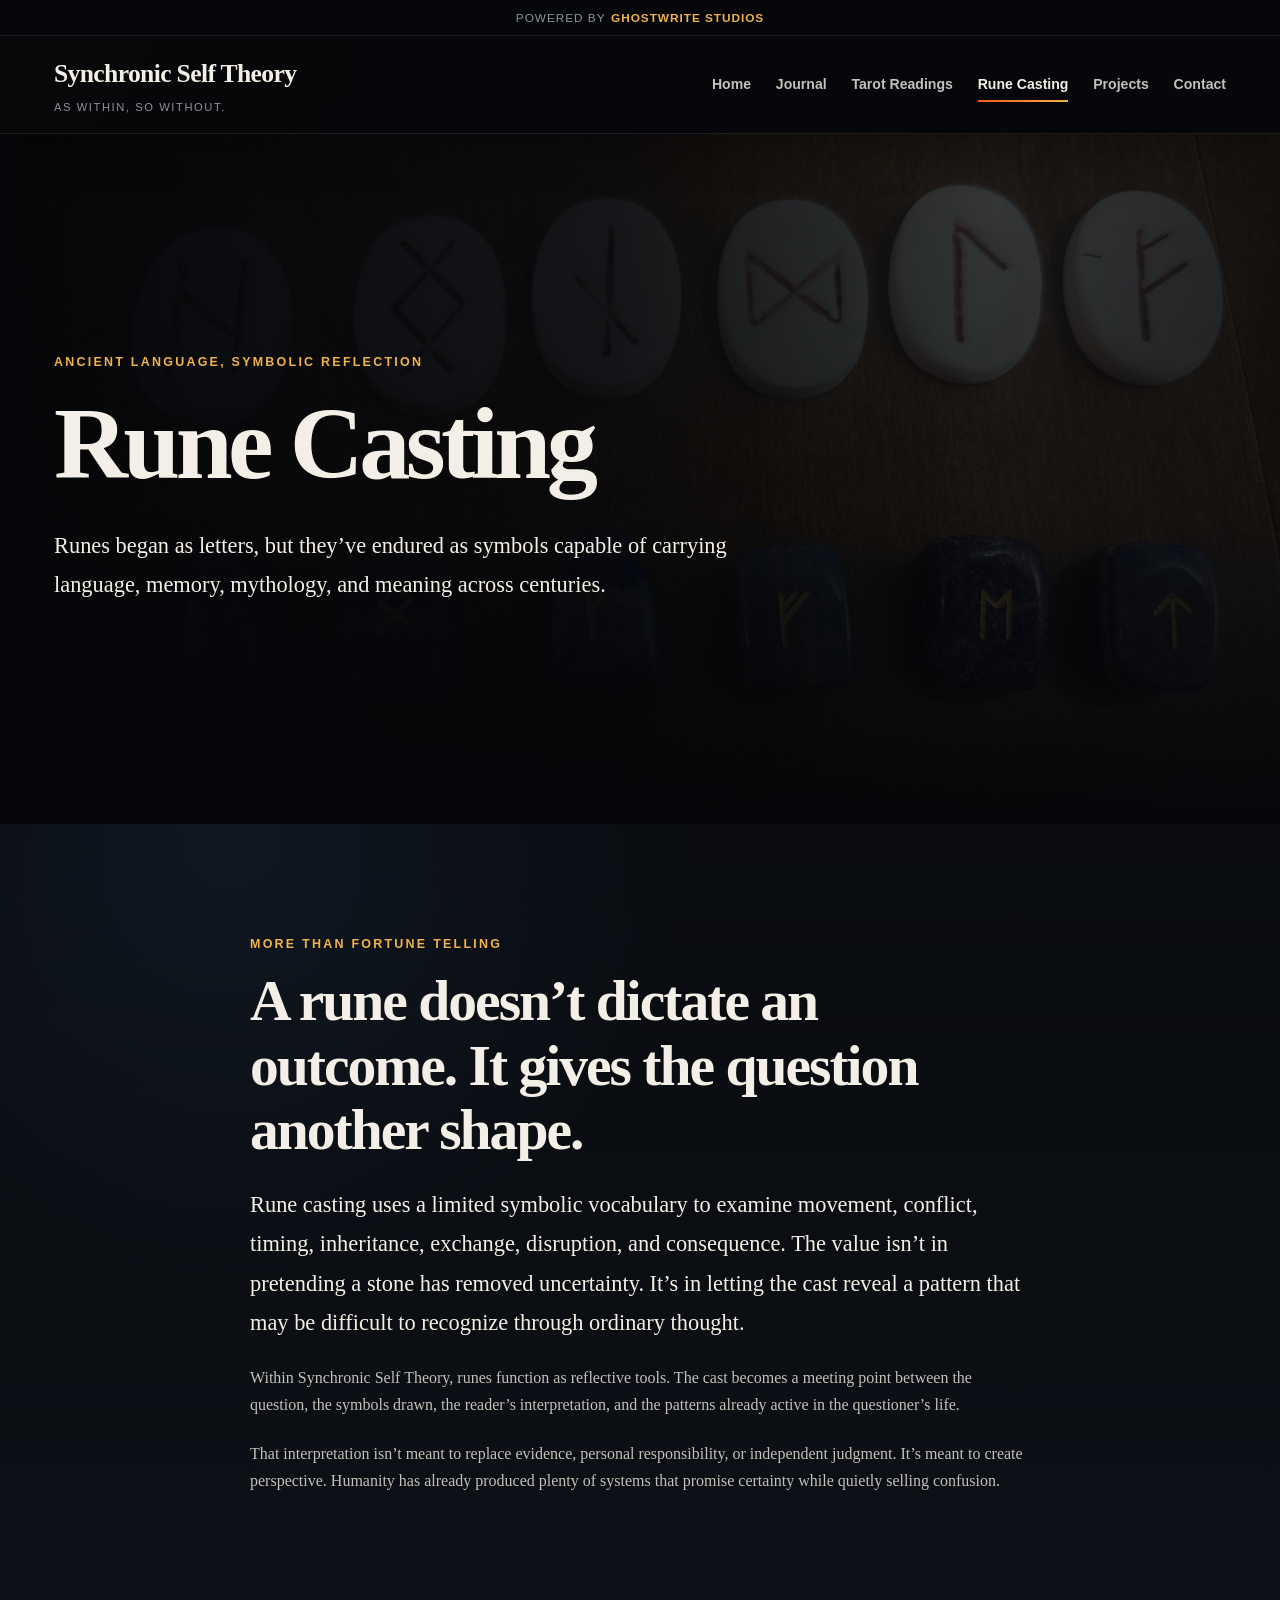
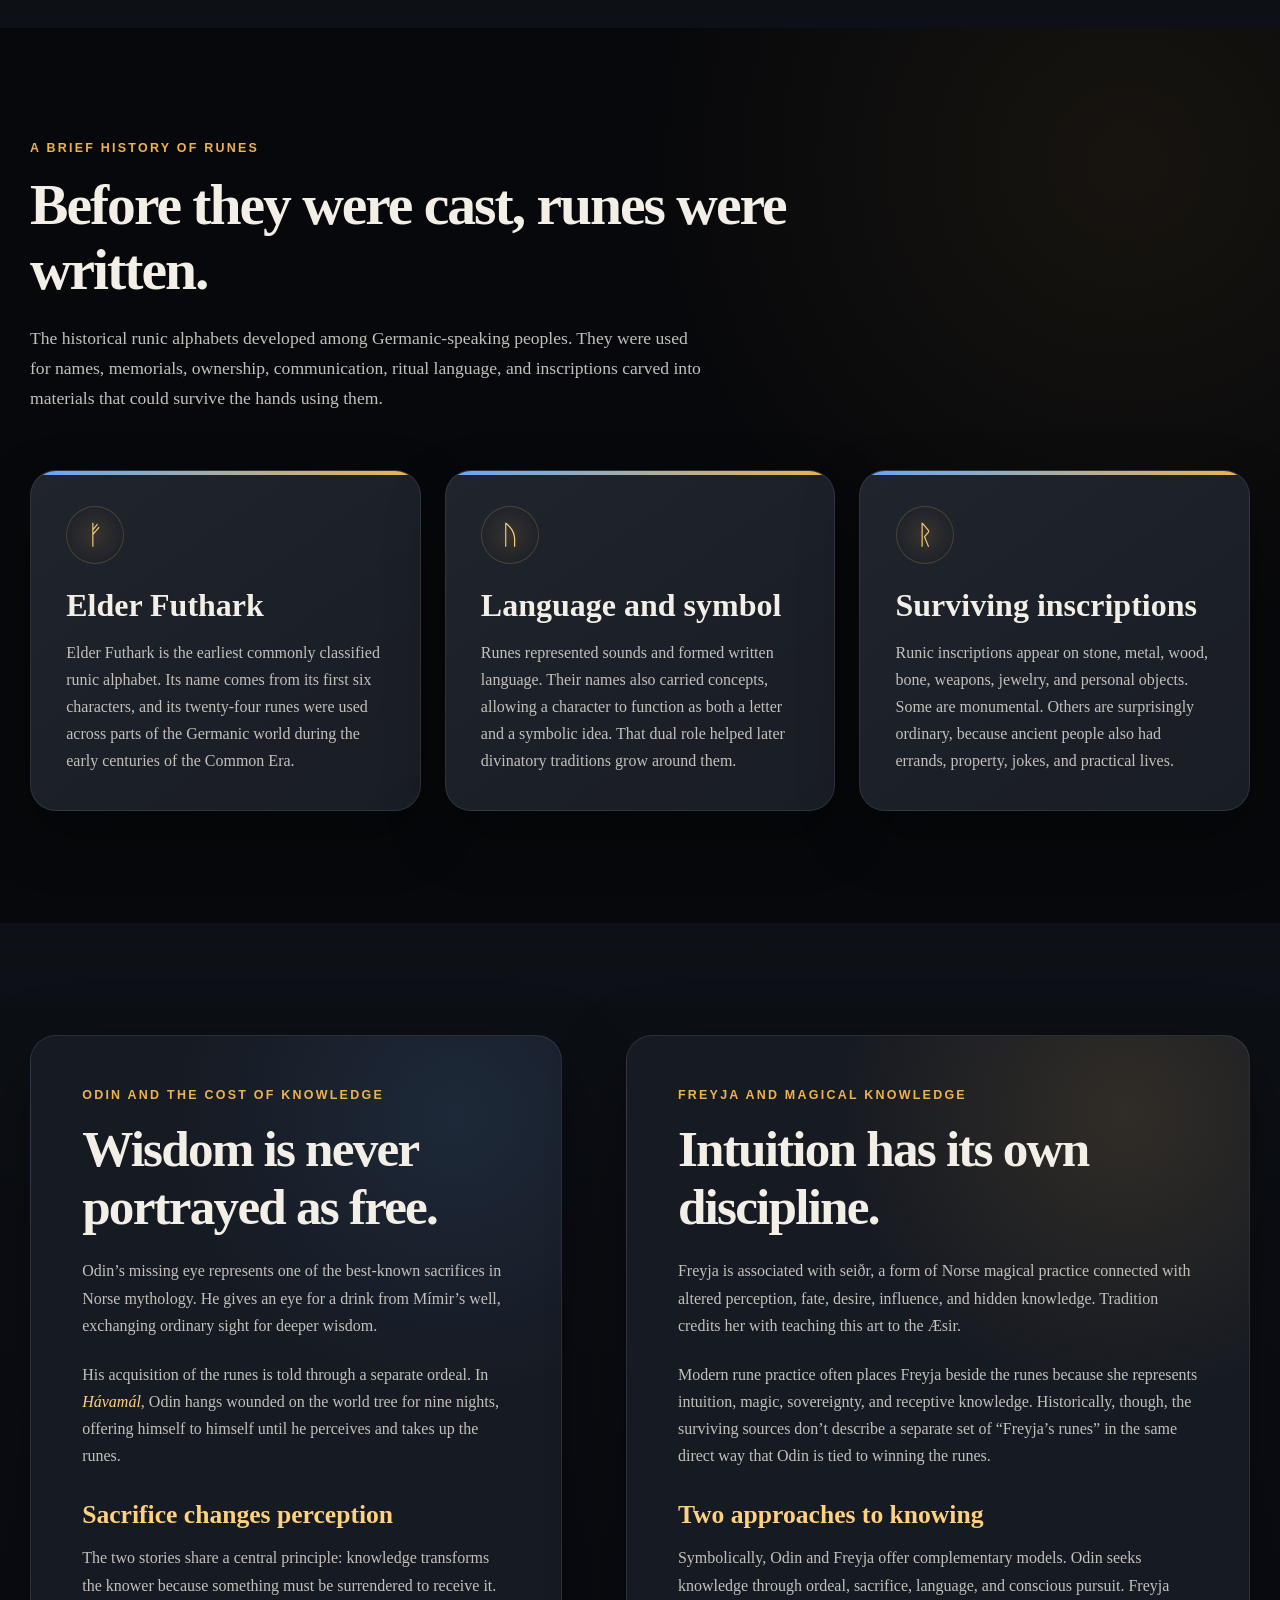
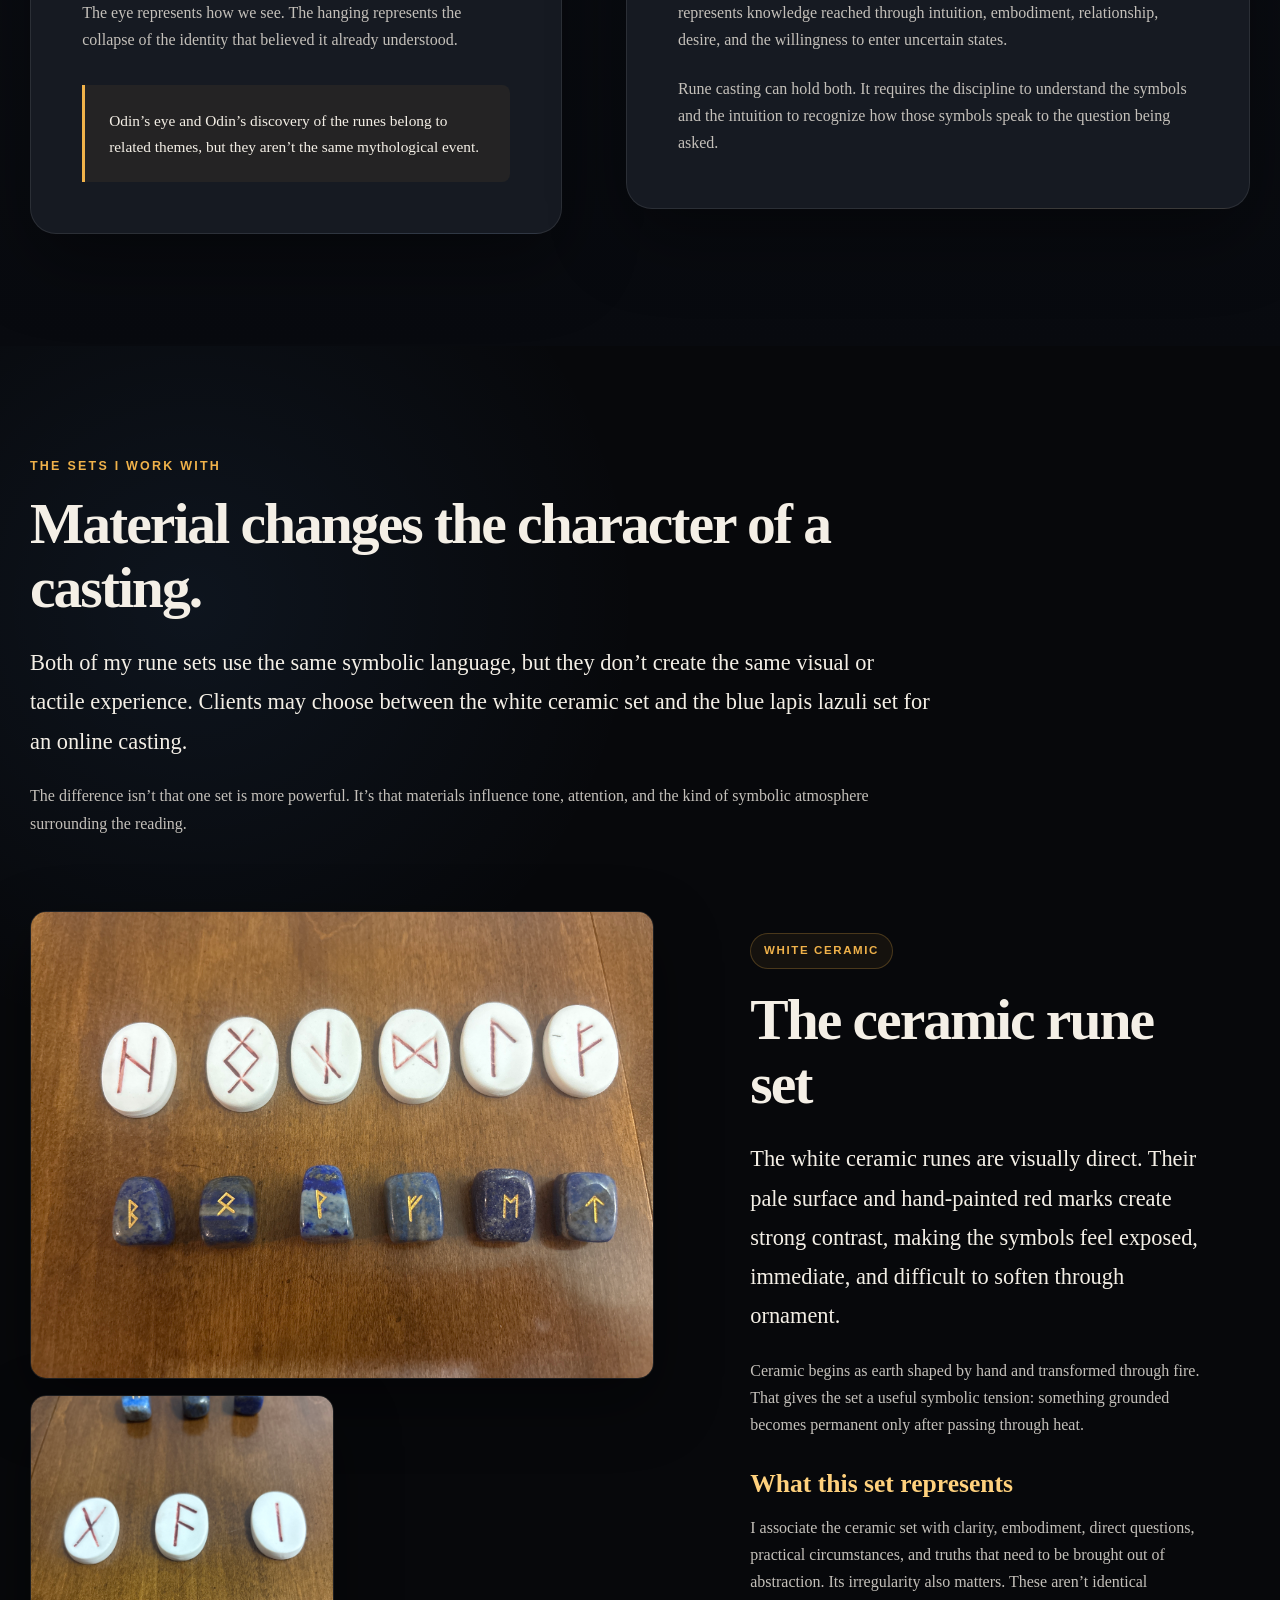
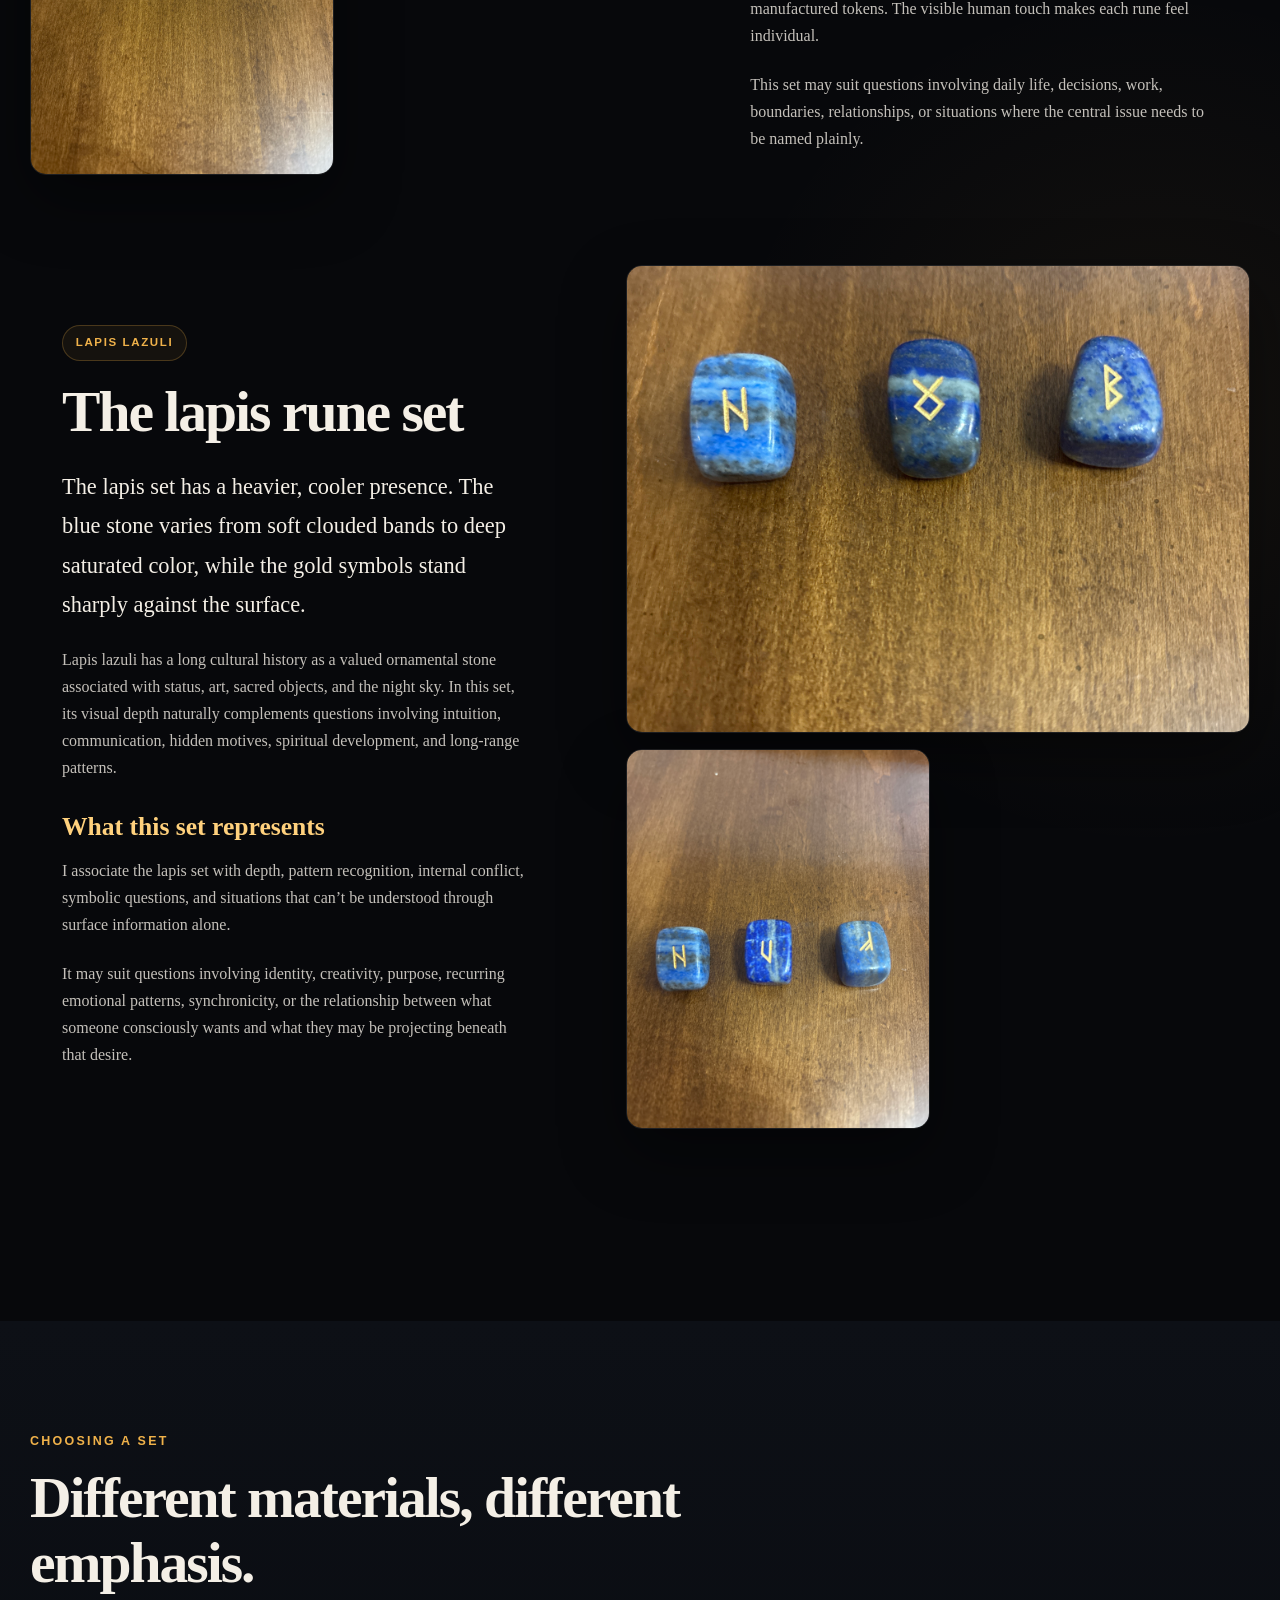
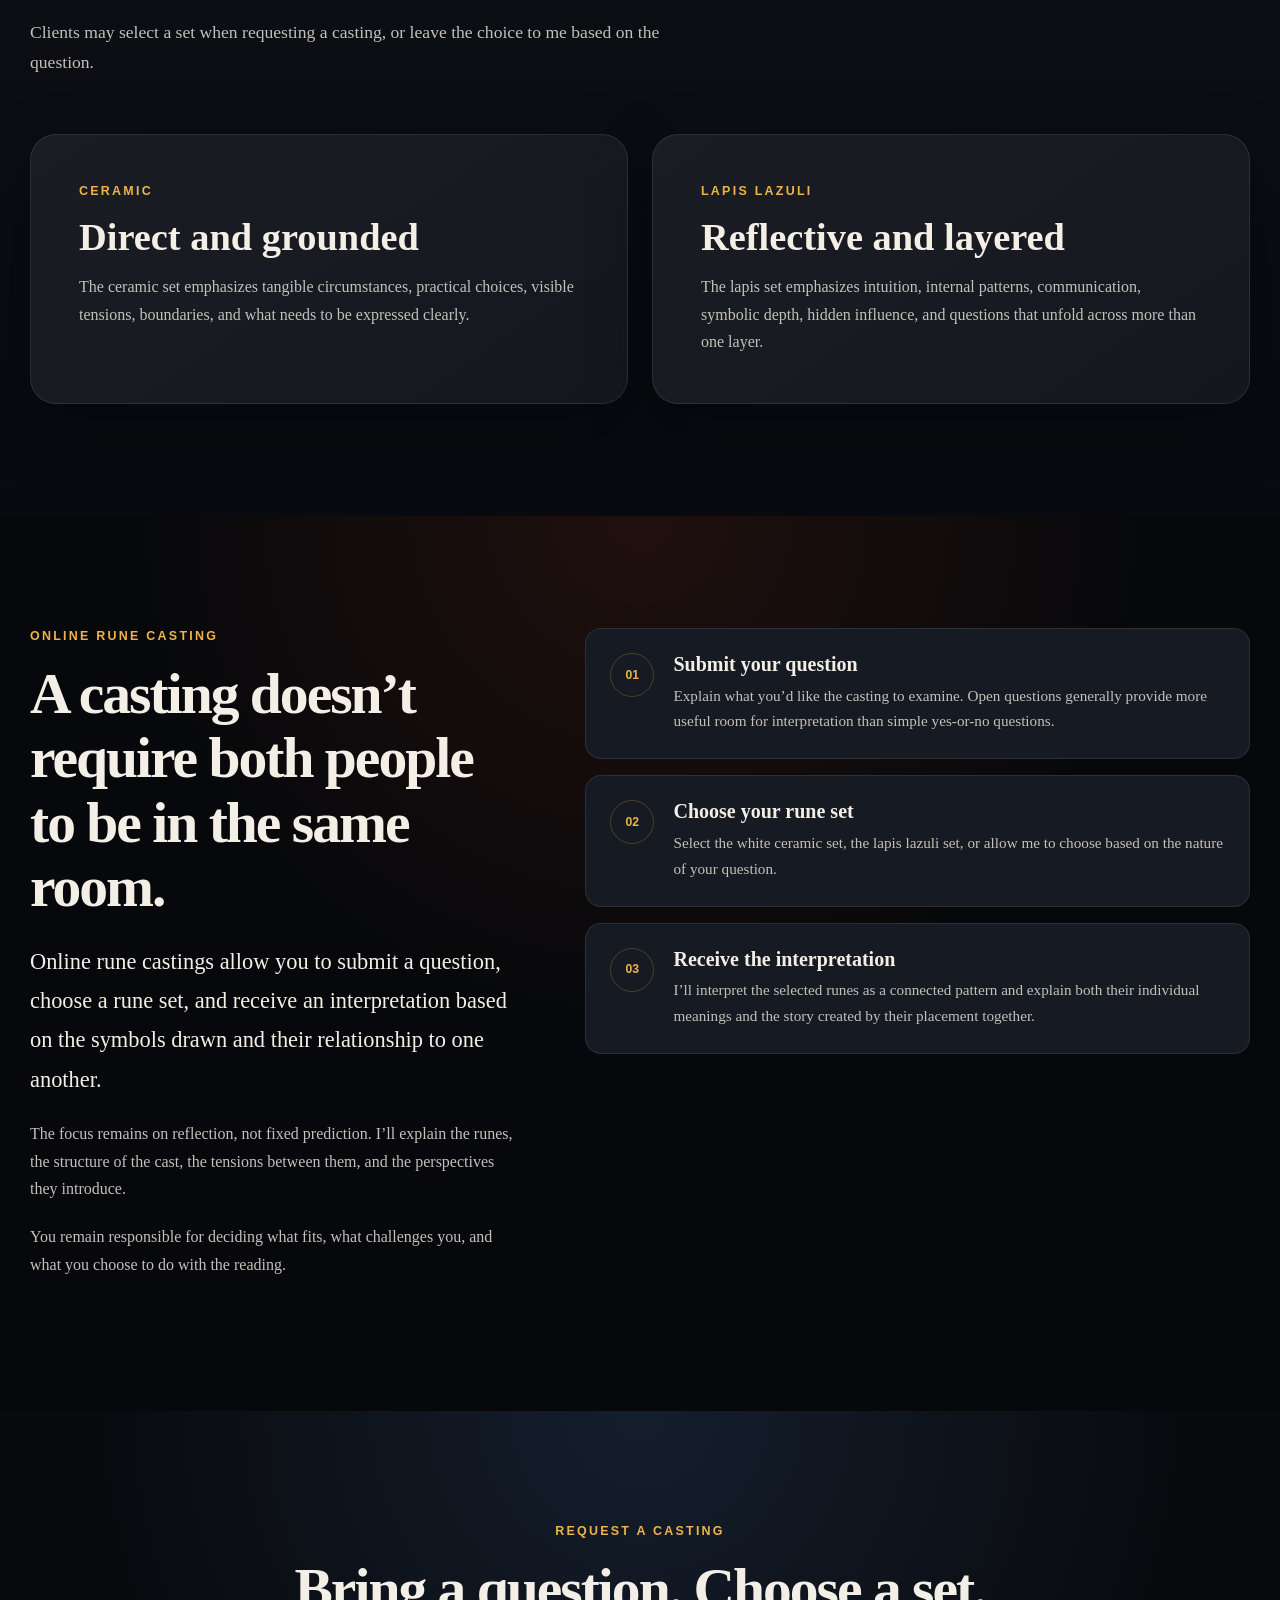
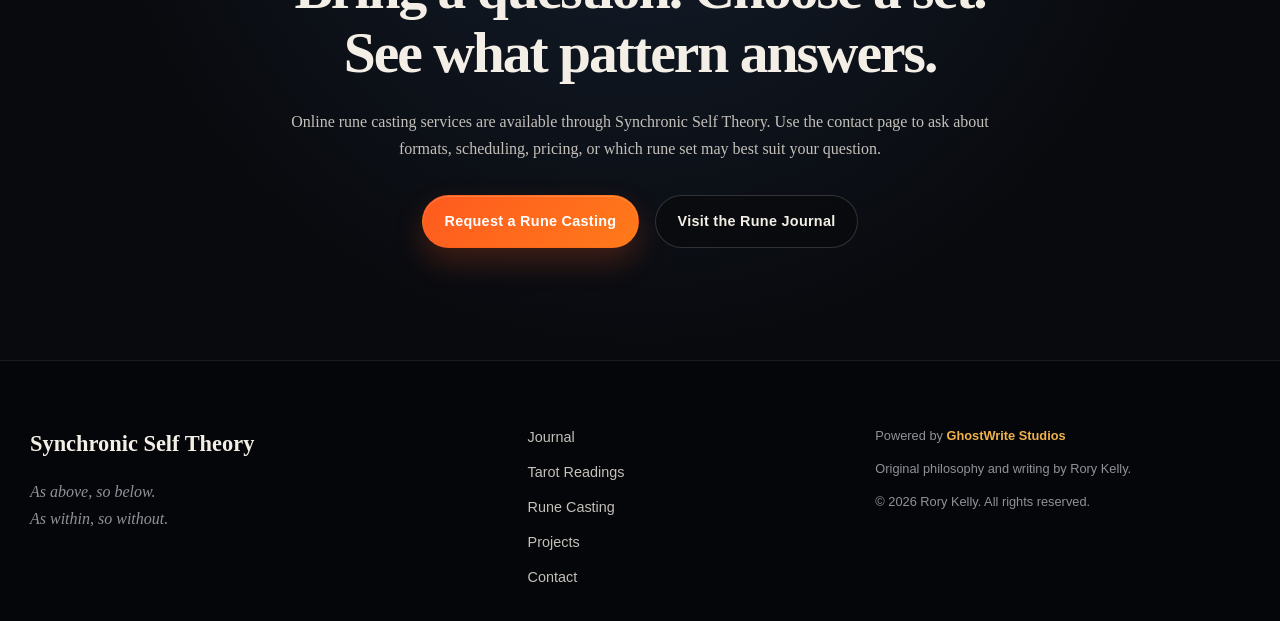
<file: pages/runes.html>
<!DOCTYPE html>
<html lang="en">
<head>
  <meta charset="UTF-8">

  <meta
    name="viewport"
    content="width=device-width, initial-scale=1.0"
  >

  <title>
    Rune Casting | Synchronic Self Theory
  </title>

  <meta
    name="description"
    content="Explore the history and symbolism of runes, view Rory Kelly's ceramic and lapis lazuli rune sets, and inquire about online rune casting through Synchronic Self Theory."
  >

  <meta
    name="keywords"
    content="rune casting, online rune reading, Elder Futhark, rune history, Odin runes, Freyja runes, ceramic runes, lapis lazuli runes, Synchronic Self Theory, Rory Kelly"
  >

  <meta name="author" content="Rory Kelly">

  <meta
    property="og:title"
    content="Rune Casting | Synchronic Self Theory"
  >

  <meta
    property="og:description"
    content="History, symbolism, personal rune sets, and online rune casting."
  >

  <meta
    property="og:type"
    content="website"
  >

  <meta
    property="og:url"
    content="https://synchronicselftheory.com/pages/runes.html"
  >

  <meta
    property="og:image"
    content="https://synchronicselftheory.com/runes-1.jpeg"
  >

  <link
    rel="canonical"
    href="https://synchronicselftheory.com/pages/runes.html"
  >

  <link
    rel="stylesheet"
    href="../styles.css"
  >

  <style>
    /* ======================================================
       RUNE CASTING PAGE
       These styles apply only to pages/runes.html.
       ====================================================== */

    .runes-hero {
      position: relative;
      display: grid;
      min-height: 690px;
      overflow: hidden;
      place-items: center;
      isolation: isolate;
    }

    .runes-hero::before {
      position: absolute;
      inset: 0;
      z-index: -3;
      background-image: url("../runes-1.jpeg");
      background-position: center 48%;
      background-size: cover;
      content: "";
      filter:
        brightness(0.46)
        contrast(1.08)
        saturate(0.85);
      transform: scale(1.025);
    }

    .runes-hero::after {
      position: absolute;
      inset: 0;
      z-index: -2;
      background:
        linear-gradient(
          90deg,
          rgba(5, 6, 9, 0.98) 0%,
          rgba(5, 6, 9, 0.82) 48%,
          rgba(5, 6, 9, 0.48) 78%,
          rgba(5, 6, 9, 0.68) 100%
        ),
        linear-gradient(
          180deg,
          rgba(5, 6, 9, 0.12) 0%,
          rgba(5, 6, 9, 0.35) 55%,
          rgba(5, 6, 9, 0.98) 100%
        );
      content: "";
    }

    .runes-hero-inner {
      width: min(100%, var(--max-width));
      margin: 0 auto;
      padding: 8rem 1.5rem;
    }

    .runes-hero-copy {
      max-width: 860px;
    }

    .runes-hero h1 {
      margin-bottom: 1.5rem;
      font-size: clamp(3.4rem, 8vw, 7.2rem);
    }

    .runes-hero .lead {
      max-width: 760px;
      margin-bottom: 0;
    }

    .rune-introduction {
      background:
        radial-gradient(
          circle at 18% 0%,
          rgba(94, 168, 255, 0.08),
          transparent 29rem
        ),
        linear-gradient(
          180deg,
          #090b0f,
          #0d1016
        );
    }

    .rune-introduction .section-inner {
      max-width: 880px;
    }

    .history-section {
      background:
        radial-gradient(
          circle at 88% 15%,
          rgba(240, 178, 74, 0.07),
          transparent 30rem
        ),
        var(--background);
    }

    .history-grid {
      display: grid;
      gap: 1.5rem;
      grid-template-columns: repeat(3, minmax(0, 1fr));
    }

    .history-card {
      position: relative;
      padding: 2.2rem;
      overflow: hidden;
      border: 1px solid var(--border-subtle);
      border-radius: var(--radius-large);
      background:
        linear-gradient(
          145deg,
          rgba(255, 255, 255, 0.042),
          rgba(255, 255, 255, 0.012)
        ),
        var(--background-card);
      box-shadow: 0 24px 60px rgba(0, 0, 0, 0.3);
    }

    .history-card::before {
      position: absolute;
      top: 0;
      right: 0;
      left: 0;
      height: 4px;
      background: linear-gradient(
        90deg,
        var(--storm),
        var(--gold)
      );
      content: "";
    }

    .history-symbol {
      display: grid;
      width: 58px;
      height: 58px;
      margin-bottom: 1.5rem;
      border: 1px solid rgba(240, 178, 74, 0.22);
      border-radius: 50%;
      background:
        radial-gradient(
          circle,
          rgba(240, 178, 74, 0.12),
          transparent 72%
        );
      color: var(--gold-soft);
      font-size: 1.7rem;
      place-items: center;
    }

    .history-card h3 {
      font-size: clamp(1.5rem, 2.5vw, 2rem);
    }

    .history-card p:last-child {
      margin-bottom: 0;
    }

    .myth-section {
      background:
        linear-gradient(
          180deg,
          #0d1016,
          #080a0f
        );
    }

    .myth-layout {
      display: grid;
      align-items: start;
      gap: 4rem;
      grid-template-columns:
        minmax(0, 0.92fr)
        minmax(0, 1.08fr);
    }

    .myth-panel {
      padding: clamp(2rem, 4vw, 3.2rem);
      border: 1px solid var(--border-subtle);
      border-radius: var(--radius-large);
      background:
        radial-gradient(
          circle at 80% 10%,
          rgba(94, 168, 255, 0.1),
          transparent 18rem
        ),
        var(--background-card);
      box-shadow: 0 28px 75px rgba(0, 0, 0, 0.38);
    }

    .myth-panel-freyja {
      background:
        radial-gradient(
          circle at 80% 10%,
          rgba(240, 178, 74, 0.12),
          transparent 18rem
        ),
        var(--background-card);
    }

    .myth-panel h2 {
      font-size: clamp(2.1rem, 4vw, 3.8rem);
    }

    .myth-panel h3 {
      margin-top: 2rem;
      color: var(--gold-soft);
    }

    .myth-panel p:last-child {
      margin-bottom: 0;
    }

    .distinction-note {
      margin-top: 2rem;
      padding: 1.4rem 1.5rem;
      border-left: 3px solid var(--gold);
      border-radius: 0 var(--radius-small) var(--radius-small) 0;
      background: rgba(240, 178, 74, 0.06);
    }

    .distinction-note p {
      margin-bottom: 0;
      color: var(--text-primary);
      font-size: 0.96rem;
    }

    .sets-section {
      background:
        radial-gradient(
          circle at 15% 10%,
          rgba(94, 168, 255, 0.08),
          transparent 28rem
        ),
        radial-gradient(
          circle at 90% 65%,
          rgba(240, 178, 74, 0.06),
          transparent 27rem
        ),
        var(--background);
    }

    .sets-introduction {
      max-width: 900px;
      margin-bottom: 4rem;
    }

    .set-feature {
      display: grid;
      margin-bottom: 5rem;
      align-items: center;
      gap: 4rem;
      grid-template-columns:
        minmax(0, 1.08fr)
        minmax(0, 0.92fr);
    }

    .set-feature.reverse {
      grid-template-columns:
        minmax(0, 0.92fr)
        minmax(0, 1.08fr);
    }

    .set-feature.reverse .set-gallery {
      order: 2;
    }

    .set-feature.reverse .set-copy {
      order: 1;
    }

    .set-gallery {
      display: grid;
      gap: 1rem;
      grid-template-columns: repeat(2, minmax(0, 1fr));
    }

    .set-gallery figure {
      margin: 0;
    }

    .set-gallery figure:first-child {
      grid-column: 1 / -1;
    }

    .set-gallery img {
      width: 100%;
      height: 100%;
      min-height: 250px;
      border: 1px solid var(--border-subtle);
      border-radius: var(--radius-medium);
      box-shadow: 0 24px 65px rgba(0, 0, 0, 0.42);
      object-fit: cover;
    }

    .set-gallery figure:first-child img {
      aspect-ratio: 4 / 3;
    }

    .set-gallery figure:not(:first-child) img {
      aspect-ratio: 4 / 5;
    }

    .set-copy {
      padding: clamp(1rem, 3vw, 2rem);
    }

    .set-copy h2 {
      font-size: clamp(2.2rem, 4.5vw, 4.1rem);
    }

    .set-copy h3 {
      margin-top: 2rem;
      color: var(--gold-soft);
    }

    .set-copy p:last-child {
      margin-bottom: 0;
    }

    .set-label {
      display: inline-flex;
      margin-bottom: 1.2rem;
      padding: 0.45rem 0.8rem;
      border: 1px solid rgba(240, 178, 74, 0.24);
      border-radius: 999px;
      background: rgba(240, 178, 74, 0.06);
      color: var(--gold);
      font-family:
        Arial,
        Helvetica,
        sans-serif;
      font-size: 0.72rem;
      font-weight: 800;
      letter-spacing: 0.14em;
      text-transform: uppercase;
    }

    .comparison-section {
      background:
        linear-gradient(
          180deg,
          #0d1016,
          #080a0f
        );
    }

    .comparison-grid {
      display: grid;
      gap: 1.5rem;
      grid-template-columns: repeat(2, minmax(0, 1fr));
    }

    .comparison-card {
      padding: clamp(2rem, 4vw, 3rem);
      border: 1px solid var(--border-subtle);
      border-radius: var(--radius-large);
      background:
        linear-gradient(
          145deg,
          rgba(255, 255, 255, 0.035),
          rgba(255, 255, 255, 0.009)
        ),
        var(--background-raised);
      box-shadow: 0 24px 65px rgba(0, 0, 0, 0.32);
    }

    .comparison-card h3 {
      font-size: clamp(1.8rem, 3vw, 2.7rem);
    }

    .comparison-card p:last-child {
      margin-bottom: 0;
    }

    .casting-section {
      background:
        radial-gradient(
          circle at 50% 0%,
          rgba(255, 90, 31, 0.1),
          transparent 32rem
        ),
        var(--background);
    }

    .casting-layout {
      display: grid;
      align-items: start;
      gap: 4rem;
      grid-template-columns:
        minmax(0, 0.85fr)
        minmax(0, 1.15fr);
    }

    .casting-process {
      display: grid;
      gap: 1rem;
    }

    .casting-step {
      display: grid;
      padding: 1.5rem;
      border: 1px solid var(--border-subtle);
      border-radius: var(--radius-medium);
      background: var(--background-card);
      gap: 1.2rem;
      grid-template-columns: auto minmax(0, 1fr);
    }

    .casting-step-number {
      display: grid;
      width: 44px;
      height: 44px;
      border: 1px solid rgba(240, 178, 74, 0.24);
      border-radius: 50%;
      color: var(--gold);
      font-family:
        Arial,
        Helvetica,
        sans-serif;
      font-size: 0.76rem;
      font-weight: 800;
      place-items: center;
    }

    .casting-step h3 {
      margin-bottom: 0.45rem;
      font-size: 1.25rem;
    }

    .casting-step p {
      margin-bottom: 0;
      font-size: 0.95rem;
    }

    .service-cta {
      overflow: hidden;
      background:
        radial-gradient(
          circle at 50% 0%,
          rgba(94, 168, 255, 0.13),
          transparent 34rem
        ),
        #090a0e;
      text-align: center;
    }

    .service-cta p:not(.section-label) {
      max-width: 720px;
      margin-right: auto;
      margin-left: auto;
    }

    .service-cta-actions {
      display: flex;
      flex-wrap: wrap;
      justify-content: center;
      gap: 1rem;
      margin-top: 2rem;
    }

    @media (max-width: 980px) {
      .history-grid {
        grid-template-columns: 1fr;
      }

      .myth-layout,
      .set-feature,
      .set-feature.reverse,
      .casting-layout {
        grid-template-columns: 1fr;
      }

      .set-feature.reverse .set-gallery,
      .set-feature.reverse .set-copy {
        order: initial;
      }
    }

    @media (max-width: 720px) {
      .runes-hero {
        min-height: 600px;
      }

      .runes-hero-inner {
        padding-top: 7rem;
        padding-bottom: 7rem;
      }

      .comparison-grid {
        grid-template-columns: 1fr;
      }

      .set-gallery {
        grid-template-columns: 1fr;
      }

      .set-gallery figure:first-child {
        grid-column: auto;
      }

      .set-gallery figure:first-child img,
      .set-gallery figure:not(:first-child) img {
        aspect-ratio: 4 / 3;
      }

      .service-cta-actions {
        align-items: stretch;
        flex-direction: column;
      }

      .service-cta-actions .button {
        width: 100%;
      }
    }
  </style>
</head>

<body>

  <!-- ======================================================
       SITE HEADER
       ====================================================== -->

  <header class="site-header">

    <div class="studio-credit studio-credit-top">
      <span>Powered by</span>

      <a
        href="https://ghostwritestudios.com/"
        target="_blank"
        rel="noopener noreferrer"
      >
        GhostWrite Studios
      </a>
    </div>

    <div class="header-inner">

      <a
        class="site-identity"
        href="../index.html"
        aria-label="Synchronic Self Theory home"
      >
        <span class="site-name">
          Synchronic Self Theory
        </span>

        <span class="site-motto">
          As within, so without.
        </span>
      </a>

      <button
        class="menu-toggle"
        type="button"
        aria-label="Open navigation menu"
        aria-expanded="false"
        aria-controls="primary-navigation"
      >
        <span></span>
        <span></span>
        <span></span>
      </button>

      <nav
        id="primary-navigation"
        class="primary-navigation"
        aria-label="Primary navigation"
      >
        <a href="../index.html">
          Home
        </a>

        <a href="journal.html">
          Journal
        </a>

        <a href="tarot.html">
          Tarot Readings
        </a>

        <a
          class="active"
          href="runes.html"
        >
          Rune Casting
        </a>

        <a href="projects.html">
          Projects
        </a>

        <a href="contact.html">
          Contact
        </a>
      </nav>

    </div>

  </header>


  <main>

    <!-- ======================================================
         HERO
         ====================================================== -->

    <section class="runes-hero">

      <div class="runes-hero-inner">

        <div class="runes-hero-copy">

          <p class="eyebrow">
            Ancient language, symbolic reflection
          </p>

          <h1>
            Rune Casting
          </h1>

          <p class="lead">
            Runes began as letters, but they’ve endured as symbols
            capable of carrying language, memory, mythology, and
            meaning across centuries.
          </p>

        </div>

      </div>

    </section>


    <!-- ======================================================
         INTRODUCTION
         ====================================================== -->

    <section class="section rune-introduction">

      <div class="section-inner narrow">

        <p class="section-label">
          More Than Fortune Telling
        </p>

        <h2>
          A rune doesn’t dictate an outcome. It gives the question
          another shape.
        </h2>

        <p class="lead">
          Rune casting uses a limited symbolic vocabulary to examine
          movement, conflict, timing, inheritance, exchange, disruption,
          and consequence. The value isn’t in pretending a stone has
          removed uncertainty. It’s in letting the cast reveal a pattern
          that may be difficult to recognize through ordinary thought.
        </p>

        <p>
          Within Synchronic Self Theory, runes function as reflective
          tools. The cast becomes a meeting point between the question,
          the symbols drawn, the reader’s interpretation, and the
          patterns already active in the questioner’s life.
        </p>

        <p>
          That interpretation isn’t meant to replace evidence, personal
          responsibility, or independent judgment. It’s meant to create
          perspective. Humanity has already produced plenty of systems
          that promise certainty while quietly selling confusion.
        </p>

      </div>

    </section>


    <!-- ======================================================
         HISTORY
         ====================================================== -->

    <section class="section history-section">

      <div class="section-inner">

        <div class="section-heading">

          <p class="section-label">
            A Brief History of Runes
          </p>

          <h2>
            Before they were cast, runes were written.
          </h2>

          <p>
            The historical runic alphabets developed among
            Germanic-speaking peoples. They were used for names,
            memorials, ownership, communication, ritual language, and
            inscriptions carved into materials that could survive the
            hands using them.
          </p>

        </div>

        <div class="history-grid">

          <article class="history-card">

            <div
              class="history-symbol"
              aria-hidden="true"
            >
              ᚠ
            </div>

            <h3>
              Elder Futhark
            </h3>

            <p>
              Elder Futhark is the earliest commonly classified runic
              alphabet. Its name comes from its first six characters,
              and its twenty-four runes were used across parts of the
              Germanic world during the early centuries of the Common
              Era.
            </p>

          </article>


          <article class="history-card">

            <div
              class="history-symbol"
              aria-hidden="true"
            >
              ᚢ
            </div>

            <h3>
              Language and symbol
            </h3>

            <p>
              Runes represented sounds and formed written language.
              Their names also carried concepts, allowing a character
              to function as both a letter and a symbolic idea. That
              dual role helped later divinatory traditions grow around
              them.
            </p>

          </article>


          <article class="history-card">

            <div
              class="history-symbol"
              aria-hidden="true"
            >
              ᚱ
            </div>

            <h3>
              Surviving inscriptions
            </h3>

            <p>
              Runic inscriptions appear on stone, metal, wood, bone,
              weapons, jewelry, and personal objects. Some are
              monumental. Others are surprisingly ordinary, because
              ancient people also had errands, property, jokes, and
              practical lives.
            </p>

          </article>

        </div>

      </div>

    </section>


    <!-- ======================================================
         ODIN AND FREYJA
         ====================================================== -->

    <section class="section myth-section">

      <div class="section-inner myth-layout">

        <article class="myth-panel">

          <p class="section-label">
            Odin and the Cost of Knowledge
          </p>

          <h2>
            Wisdom is never portrayed as free.
          </h2>

          <p>
            Odin’s missing eye represents one of the best-known
            sacrifices in Norse mythology. He gives an eye for a drink
            from Mímir’s well, exchanging ordinary sight for deeper
            wisdom.
          </p>

          <p>
            His acquisition of the runes is told through a separate
            ordeal. In <em>Hávamál</em>, Odin hangs wounded on the world
            tree for nine nights, offering himself to himself until he
            perceives and takes up the runes.
          </p>

          <h3>
            Sacrifice changes perception
          </h3>

          <p>
            The two stories share a central principle: knowledge
            transforms the knower because something must be surrendered
            to receive it. The eye represents how we see. The hanging
            represents the collapse of the identity that believed it
            already understood.
          </p>

          <div class="distinction-note">

            <p>
              Odin’s eye and Odin’s discovery of the runes belong to
              related themes, but they aren’t the same mythological
              event.
            </p>

          </div>

        </article>


        <article class="myth-panel myth-panel-freyja">

          <p class="section-label">
            Freyja and Magical Knowledge
          </p>

          <h2>
            Intuition has its own discipline.
          </h2>

          <p>
            Freyja is associated with seiðr, a form of Norse magical
            practice connected with altered perception, fate, desire,
            influence, and hidden knowledge. Tradition credits her with
            teaching this art to the Æsir.
          </p>

          <p>
            Modern rune practice often places Freyja beside the runes
            because she represents intuition, magic, sovereignty, and
            receptive knowledge. Historically, though, the surviving
            sources don’t describe a separate set of “Freyja’s runes”
            in the same direct way that Odin is tied to winning the
            runes.
          </p>

          <h3>
            Two approaches to knowing
          </h3>

          <p>
            Symbolically, Odin and Freyja offer complementary models.
            Odin seeks knowledge through ordeal, sacrifice, language,
            and conscious pursuit. Freyja represents knowledge reached
            through intuition, embodiment, relationship, desire, and
            the willingness to enter uncertain states.
          </p>

          <p>
            Rune casting can hold both. It requires the discipline to
            understand the symbols and the intuition to recognize how
            those symbols speak to the question being asked.
          </p>

        </article>

      </div>

    </section>


    <!-- ======================================================
         PERSONAL SETS
         ====================================================== -->

    <section class="section sets-section">

      <div class="section-inner">

        <div class="sets-introduction">

          <p class="section-label">
            The Sets I Work With
          </p>

          <h2>
            Material changes the character of a casting.
          </h2>

          <p class="lead">
            Both of my rune sets use the same symbolic language, but
            they don’t create the same visual or tactile experience.
            Clients may choose between the white ceramic set and the
            blue lapis lazuli set for an online casting.
          </p>

          <p>
            The difference isn’t that one set is more powerful. It’s
            that materials influence tone, attention, and the kind of
            symbolic atmosphere surrounding the reading.
          </p>

        </div>


        <!-- ==================================================
             CERAMIC SET
             ================================================== -->

        <section class="set-feature">

          <div class="set-gallery">

            <figure>
              <img
                src="../runes-1.jpeg"
                alt="White ceramic runes with red symbols arranged above blue lapis lazuli runes with gold symbols"
                loading="lazy"
              >
            </figure>

            <figure>
              <img
                src="../runes-3.jpeg"
                alt="Three white ceramic runes with hand-painted red symbols"
                loading="lazy"
              >
            </figure>

          </div>

          <div class="set-copy">

            <span class="set-label">
              White Ceramic
            </span>

            <h2>
              The ceramic rune set
            </h2>

            <p class="lead">
              The white ceramic runes are visually direct. Their pale
              surface and hand-painted red marks create strong contrast,
              making the symbols feel exposed, immediate, and difficult
              to soften through ornament.
            </p>

            <p>
              Ceramic begins as earth shaped by hand and transformed
              through fire. That gives the set a useful symbolic tension:
              something grounded becomes permanent only after passing
              through heat.
            </p>

            <h3>
              What this set represents
            </h3>

            <p>
              I associate the ceramic set with clarity, embodiment,
              direct questions, practical circumstances, and truths that
              need to be brought out of abstraction. Its irregularity
              also matters. These aren’t identical manufactured tokens.
              The visible human touch makes each rune feel individual.
            </p>

            <p>
              This set may suit questions involving daily life,
              decisions, work, boundaries, relationships, or situations
              where the central issue needs to be named plainly.
            </p>

          </div>

        </section>


        <!-- ==================================================
             LAPIS SET
             ================================================== -->

        <section class="set-feature reverse">

          <div class="set-gallery">

            <figure>
              <img
                src="../runes-4.jpeg"
                alt="Three polished blue lapis lazuli runes engraved with gold symbols"
                loading="lazy"
              >
            </figure>

            <figure>
              <img
                src="../runes-2.jpeg"
                alt="Three individual lapis lazuli runes displayed on a wooden surface"
                loading="lazy"
              >
            </figure>

          </div>

          <div class="set-copy">

            <span class="set-label">
              Lapis Lazuli
            </span>

            <h2>
              The lapis rune set
            </h2>

            <p class="lead">
              The lapis set has a heavier, cooler presence. The blue
              stone varies from soft clouded bands to deep saturated
              color, while the gold symbols stand sharply against the
              surface.
            </p>

            <p>
              Lapis lazuli has a long cultural history as a valued
              ornamental stone associated with status, art, sacred
              objects, and the night sky. In this set, its visual depth
              naturally complements questions involving intuition,
              communication, hidden motives, spiritual development, and
              long-range patterns.
            </p>

            <h3>
              What this set represents
            </h3>

            <p>
              I associate the lapis set with depth, pattern recognition,
              internal conflict, symbolic questions, and situations that
              can’t be understood through surface information alone.
            </p>

            <p>
              It may suit questions involving identity, creativity,
              purpose, recurring emotional patterns, synchronicity, or
              the relationship between what someone consciously wants
              and what they may be projecting beneath that desire.
            </p>

          </div>

        </section>

      </div>

    </section>


    <!-- ======================================================
         COMPARING THE SETS
         ====================================================== -->

    <section class="section comparison-section">

      <div class="section-inner">

        <div class="section-heading">

          <p class="section-label">
            Choosing a Set
          </p>

          <h2>
            Different materials, different emphasis.
          </h2>

          <p>
            Clients may select a set when requesting a casting, or leave
            the choice to me based on the question.
          </p>

        </div>

        <div class="comparison-grid">

          <article class="comparison-card">

            <p class="section-label">
              Ceramic
            </p>

            <h3>
              Direct and grounded
            </h3>

            <p>
              The ceramic set emphasizes tangible circumstances,
              practical choices, visible tensions, boundaries, and what
              needs to be expressed clearly.
            </p>

          </article>


          <article class="comparison-card">

            <p class="section-label">
              Lapis Lazuli
            </p>

            <h3>
              Reflective and layered
            </h3>

            <p>
              The lapis set emphasizes intuition, internal patterns,
              communication, symbolic depth, hidden influence, and
              questions that unfold across more than one layer.
            </p>

          </article>

        </div>

      </div>

    </section>


    <!-- ======================================================
         ONLINE CASTINGS
         ====================================================== -->

    <section class="section casting-section">

      <div class="section-inner casting-layout">

        <div class="casting-copy">

          <p class="section-label">
            Online Rune Casting
          </p>

          <h2>
            A casting doesn’t require both people to be in the same room.
          </h2>

          <p class="lead">
            Online rune castings allow you to submit a question, choose
            a rune set, and receive an interpretation based on the
            symbols drawn and their relationship to one another.
          </p>

          <p>
            The focus remains on reflection, not fixed prediction. I’ll
            explain the runes, the structure of the cast, the tensions
            between them, and the perspectives they introduce.
          </p>

          <p>
            You remain responsible for deciding what fits, what
            challenges you, and what you choose to do with the reading.
          </p>

        </div>


        <div class="casting-process">

          <article class="casting-step">

            <span class="casting-step-number">
              01
            </span>

            <div>
              <h3>
                Submit your question
              </h3>

              <p>
                Explain what you’d like the casting to examine. Open
                questions generally provide more useful room for
                interpretation than simple yes-or-no questions.
              </p>
            </div>

          </article>


          <article class="casting-step">

            <span class="casting-step-number">
              02
            </span>

            <div>
              <h3>
                Choose your rune set
              </h3>

              <p>
                Select the white ceramic set, the lapis lazuli set, or
                allow me to choose based on the nature of your question.
              </p>
            </div>

          </article>


          <article class="casting-step">

            <span class="casting-step-number">
              03
            </span>

            <div>
              <h3>
                Receive the interpretation
              </h3>

              <p>
                I’ll interpret the selected runes as a connected pattern
                and explain both their individual meanings and the story
                created by their placement together.
              </p>
            </div>

          </article>

        </div>

      </div>

    </section>


    <!-- ======================================================
         SERVICE CTA
         ====================================================== -->

    <section class="section service-cta">

      <div class="section-inner narrow">

        <p class="section-label">
          Request a Casting
        </p>

        <h2>
          Bring a question. Choose a set. See what pattern answers.
        </h2>

        <p>
          Online rune casting services are available through Synchronic
          Self Theory. Use the contact page to ask about formats,
          scheduling, pricing, or which rune set may best suit your
          question.
        </p>

        <div class="service-cta-actions">

          <a
            class="button button-primary"
            href="contact.html"
          >
            Request a Rune Casting
          </a>

          <a
            class="button button-secondary"
            href="journal/runes.html"
          >
            Visit the Rune Journal
          </a>

        </div>

      </div>

    </section>

  </main>


  <!-- ======================================================
       SITE FOOTER
       ====================================================== -->

  <footer class="site-footer">

    <div class="footer-inner">

      <div class="footer-brand">

        <a
          class="footer-site-name"
          href="../index.html"
        >
          Synchronic Self Theory
        </a>

        <p>
          As above, so below.<br>
          As within, so without.
        </p>

      </div>

      <nav
        class="footer-navigation"
        aria-label="Footer navigation"
      >
        <a href="journal.html">
          Journal
        </a>

        <a href="tarot.html">
          Tarot Readings
        </a>

        <a href="runes.html">
          Rune Casting
        </a>

        <a href="projects.html">
          Projects
        </a>

        <a href="contact.html">
          Contact
        </a>
      </nav>

      <div class="footer-credit">

        <p>
          Powered by
          <a
            href="https://ghostwritestudios.com/"
            target="_blank"
            rel="noopener noreferrer"
          >
            GhostWrite Studios
          </a>
        </p>

        <p>
          Original philosophy and writing by Rory Kelly.
        </p>

        <p>
          &copy; 2026 Rory Kelly. All rights reserved.
        </p>

      </div>

    </div>

  </footer>


  <!-- ======================================================
       MOBILE NAVIGATION
       ====================================================== -->

  <script>
    const menuToggle = document.querySelector(".menu-toggle");

    const primaryNavigation = document.querySelector(
      ".primary-navigation"
    );

    if (menuToggle && primaryNavigation) {
      menuToggle.addEventListener("click", () => {
        const isOpen =
          menuToggle.getAttribute("aria-expanded") === "true";

        menuToggle.setAttribute(
          "aria-expanded",
          String(!isOpen)
        );

        primaryNavigation.classList.toggle(
          "navigation-open"
        );
      });
    }
  </script>

</body>
</html>
</file>
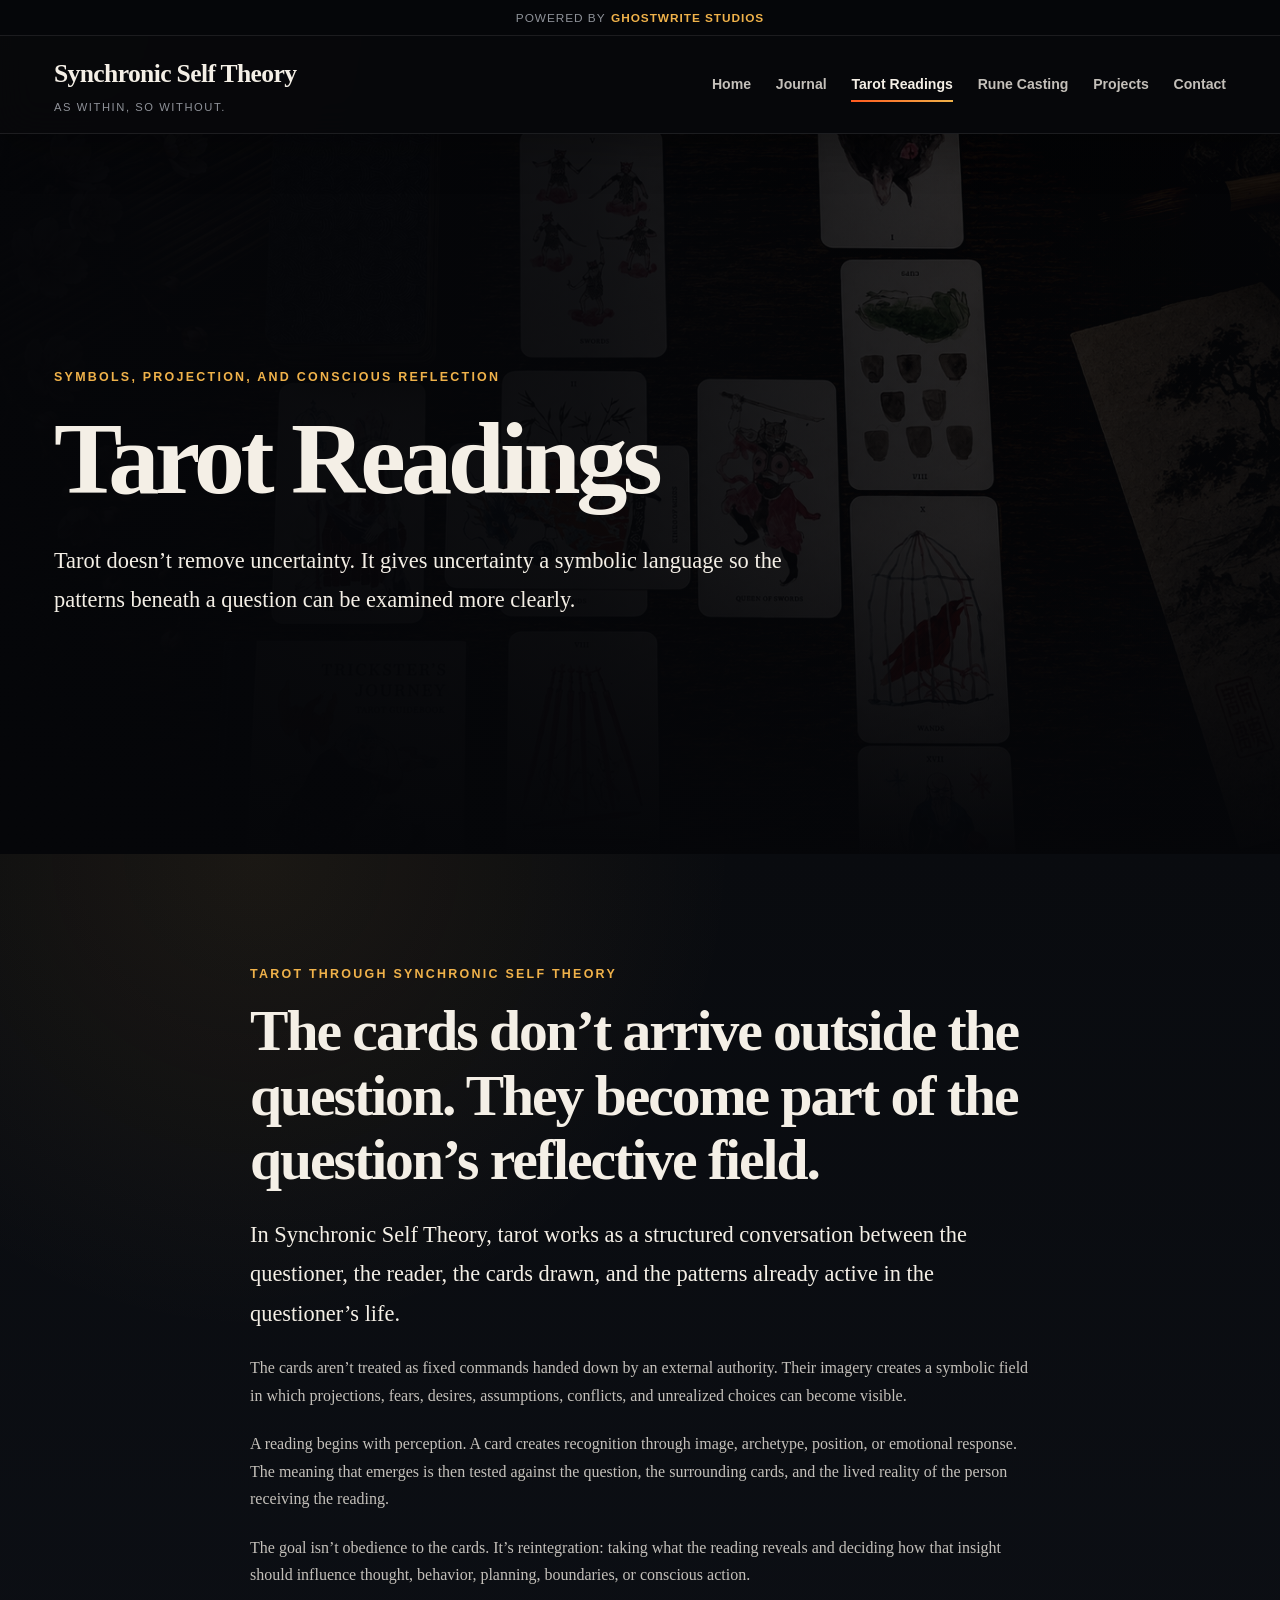
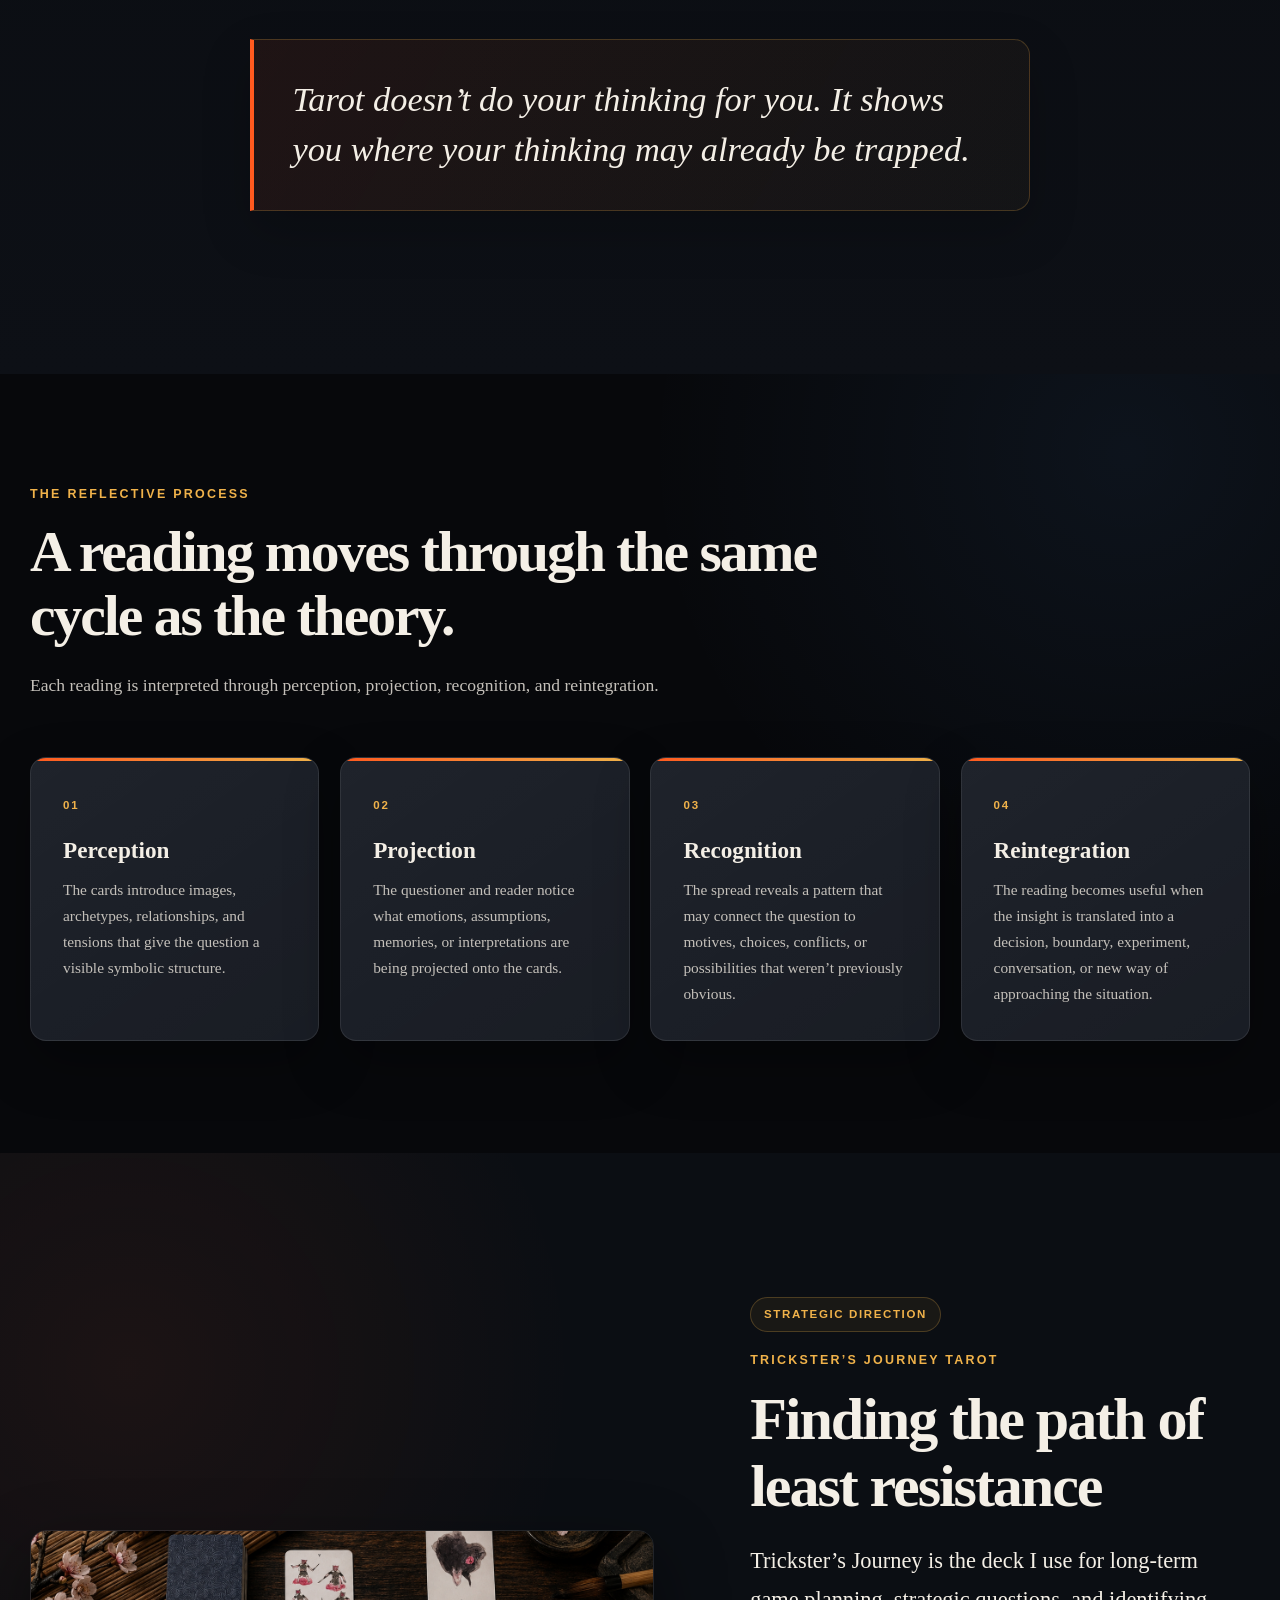
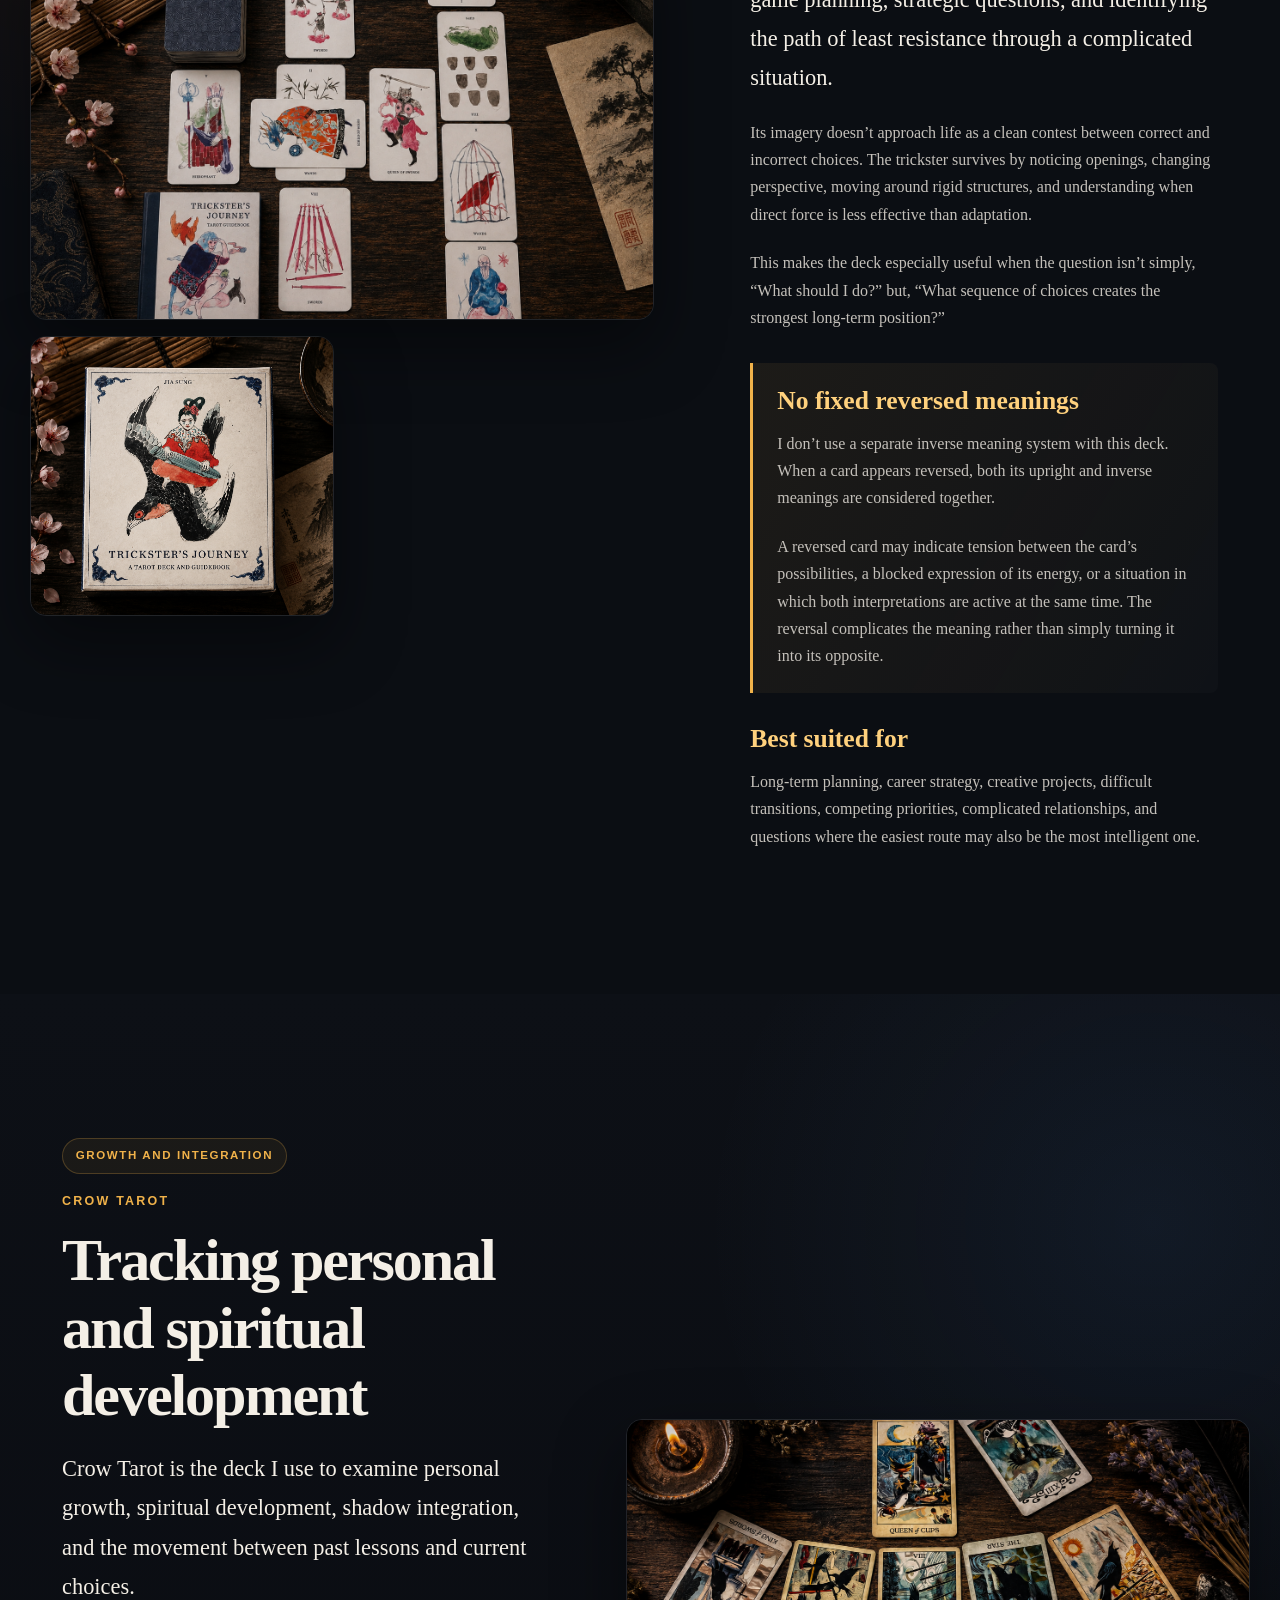
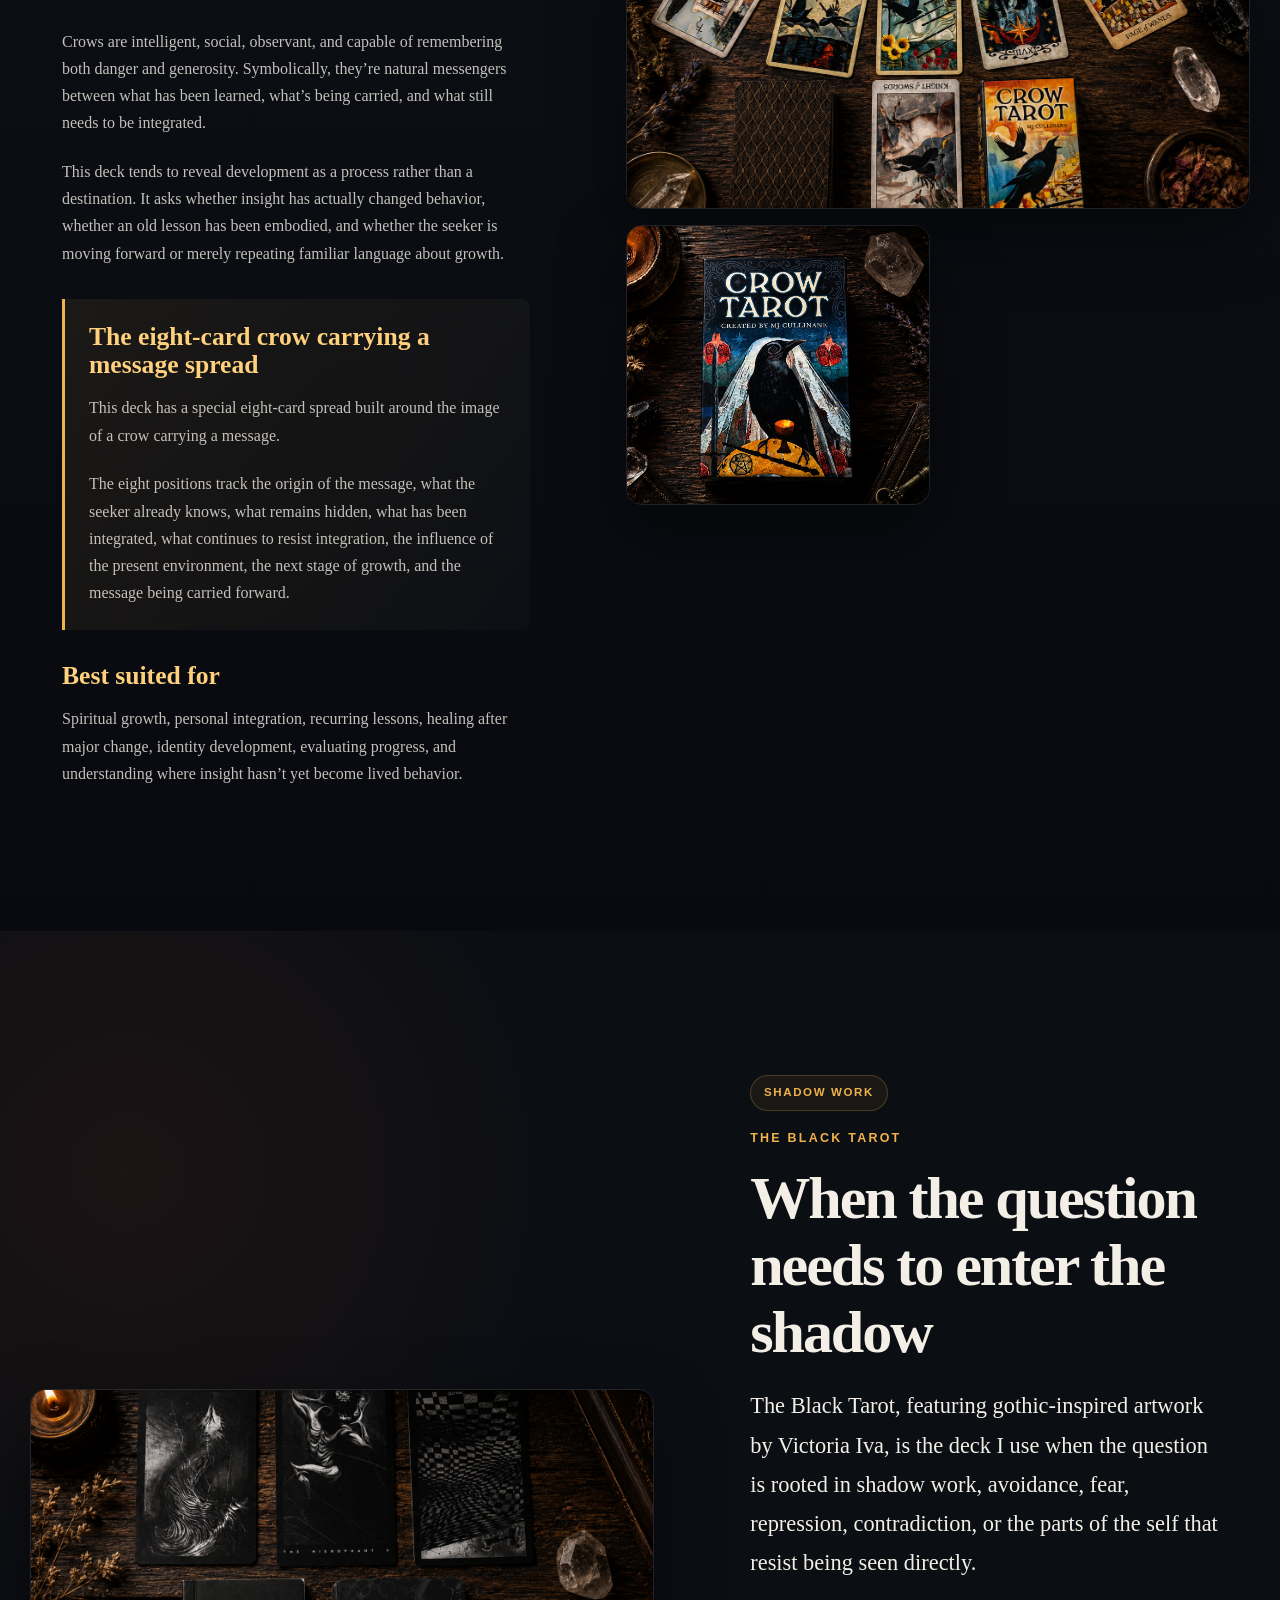
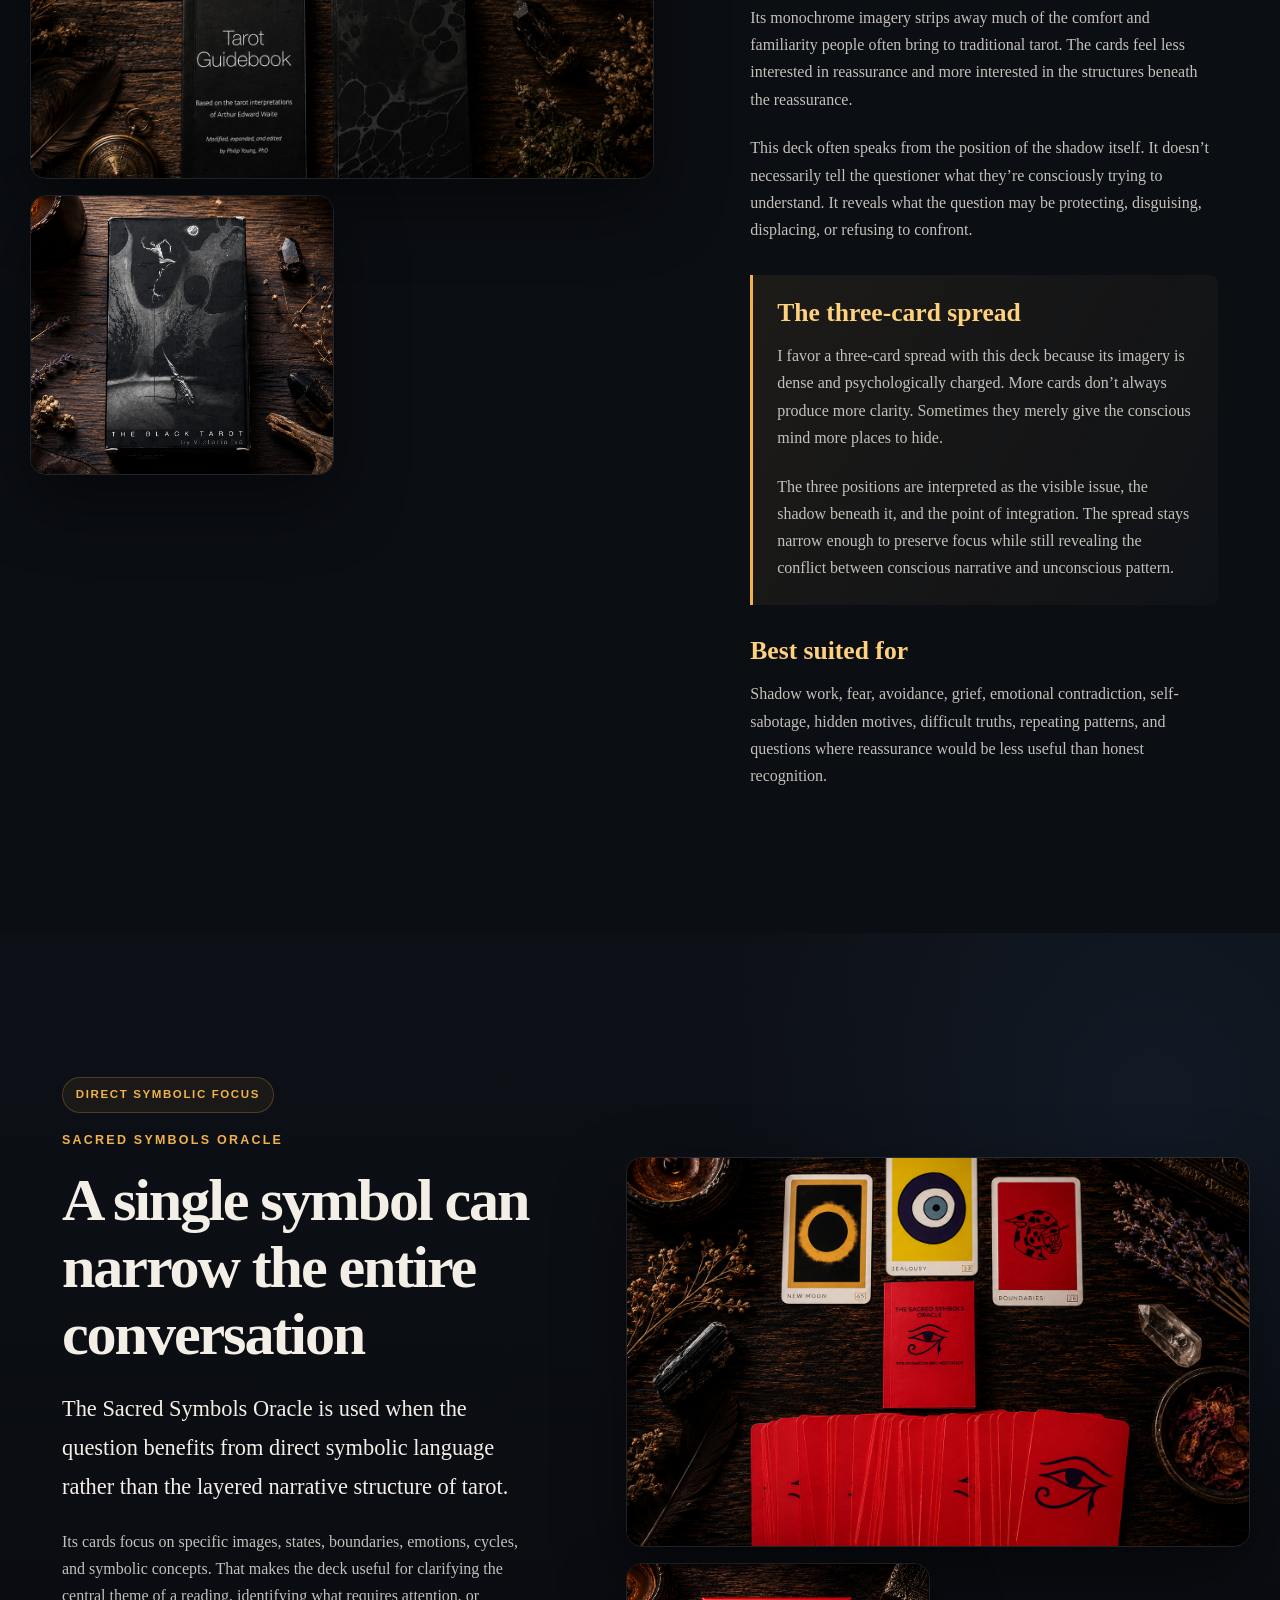
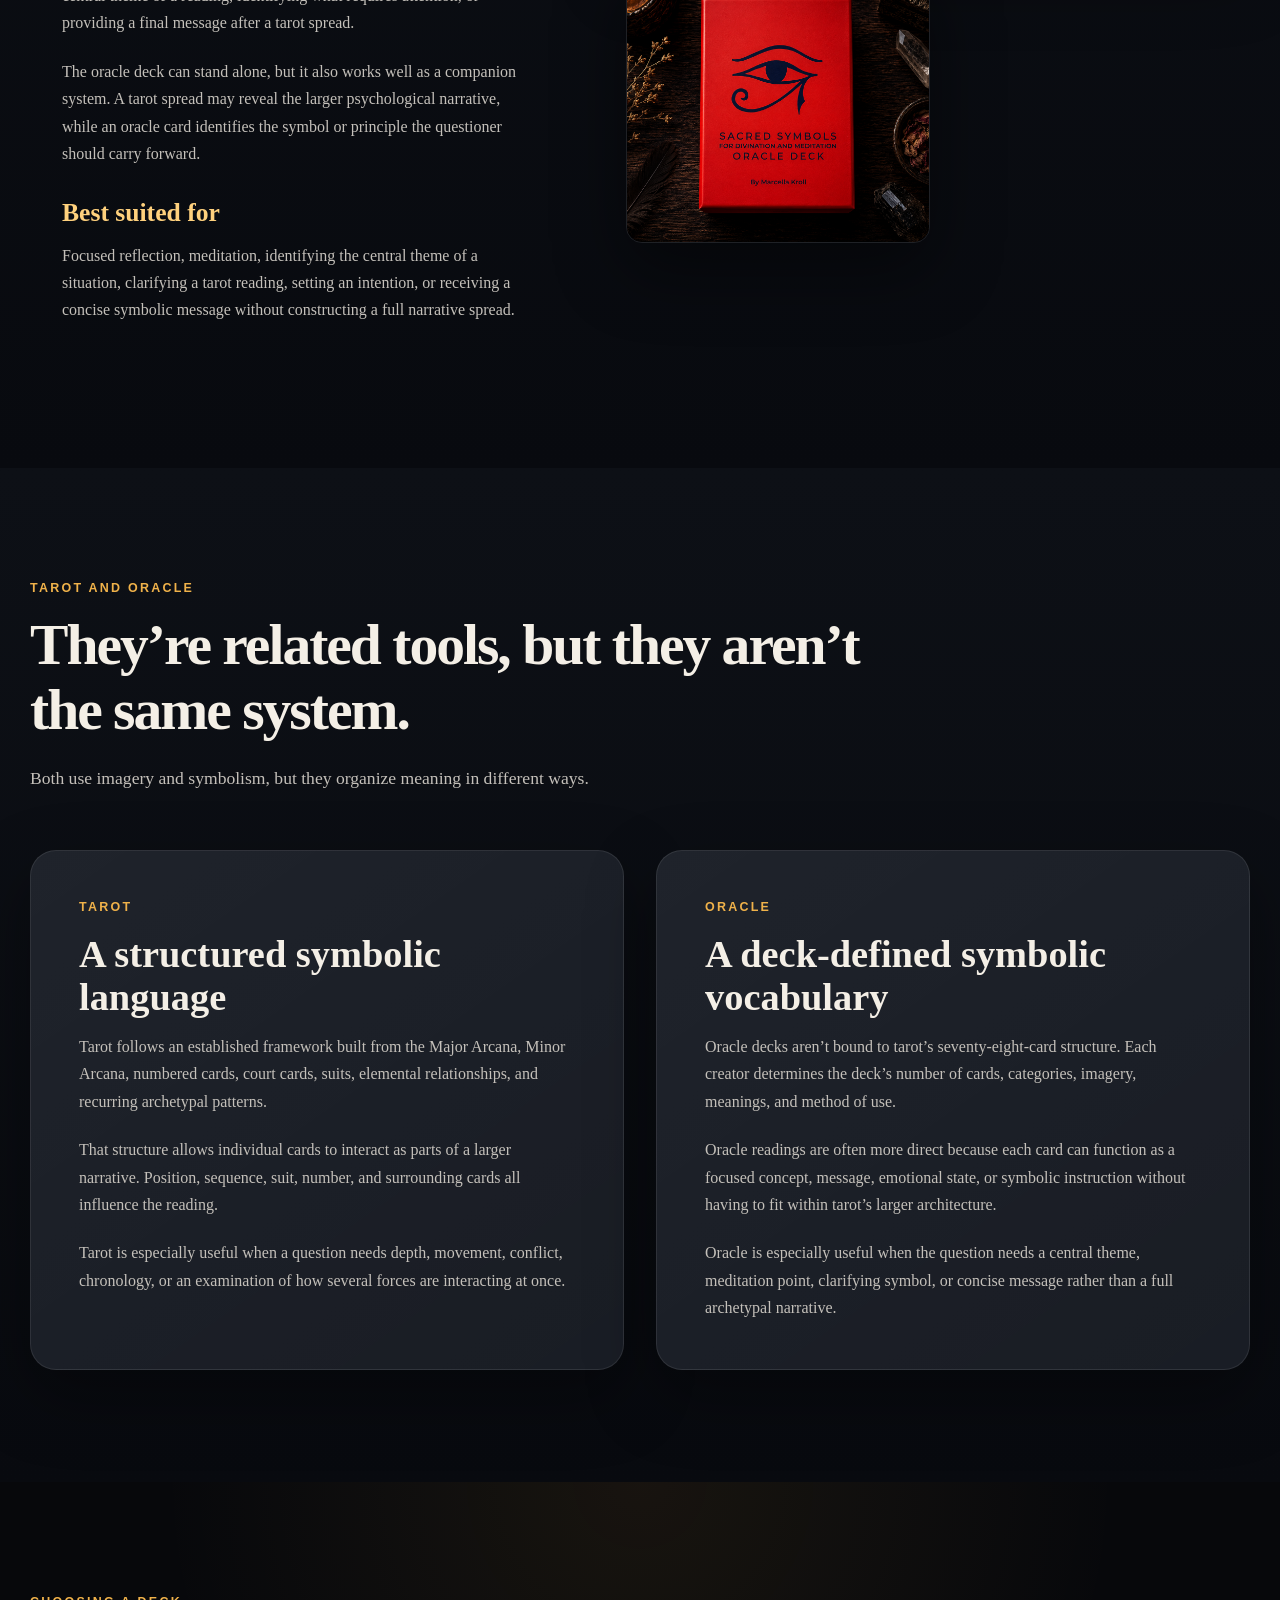
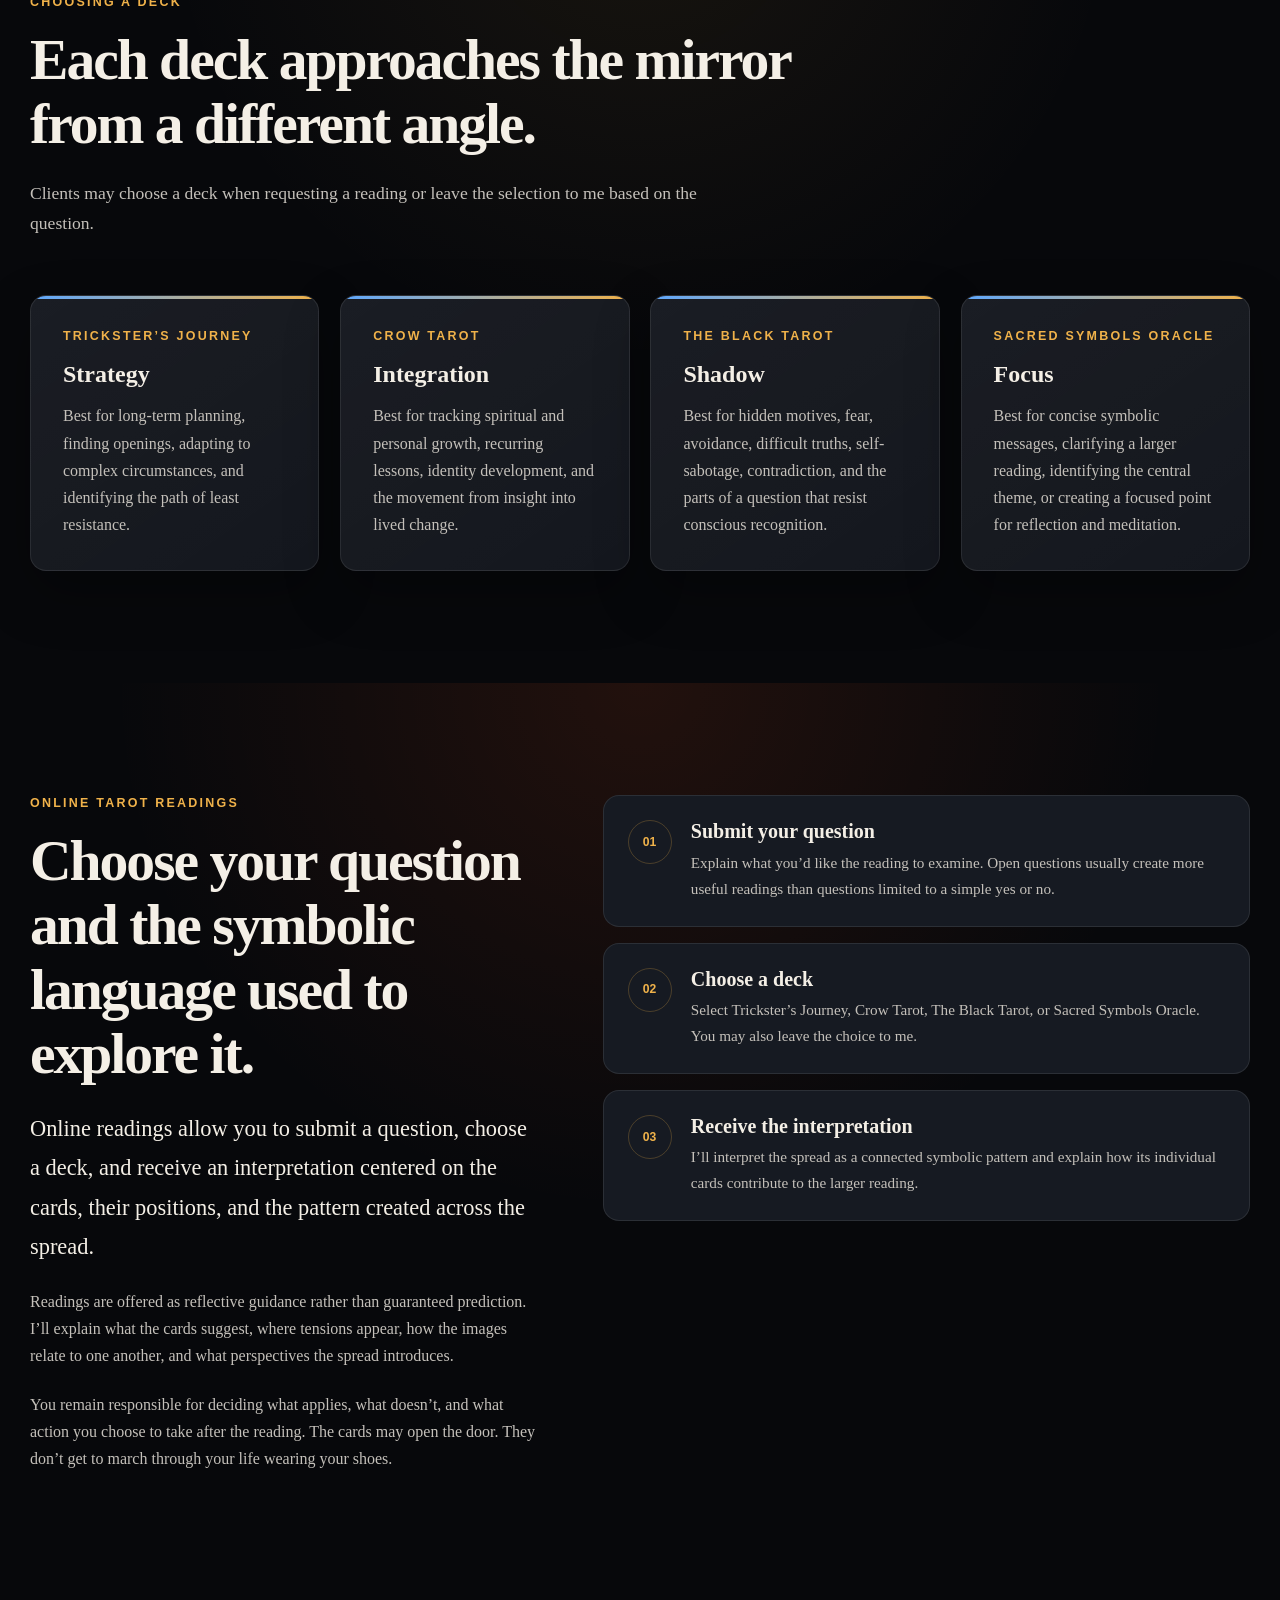
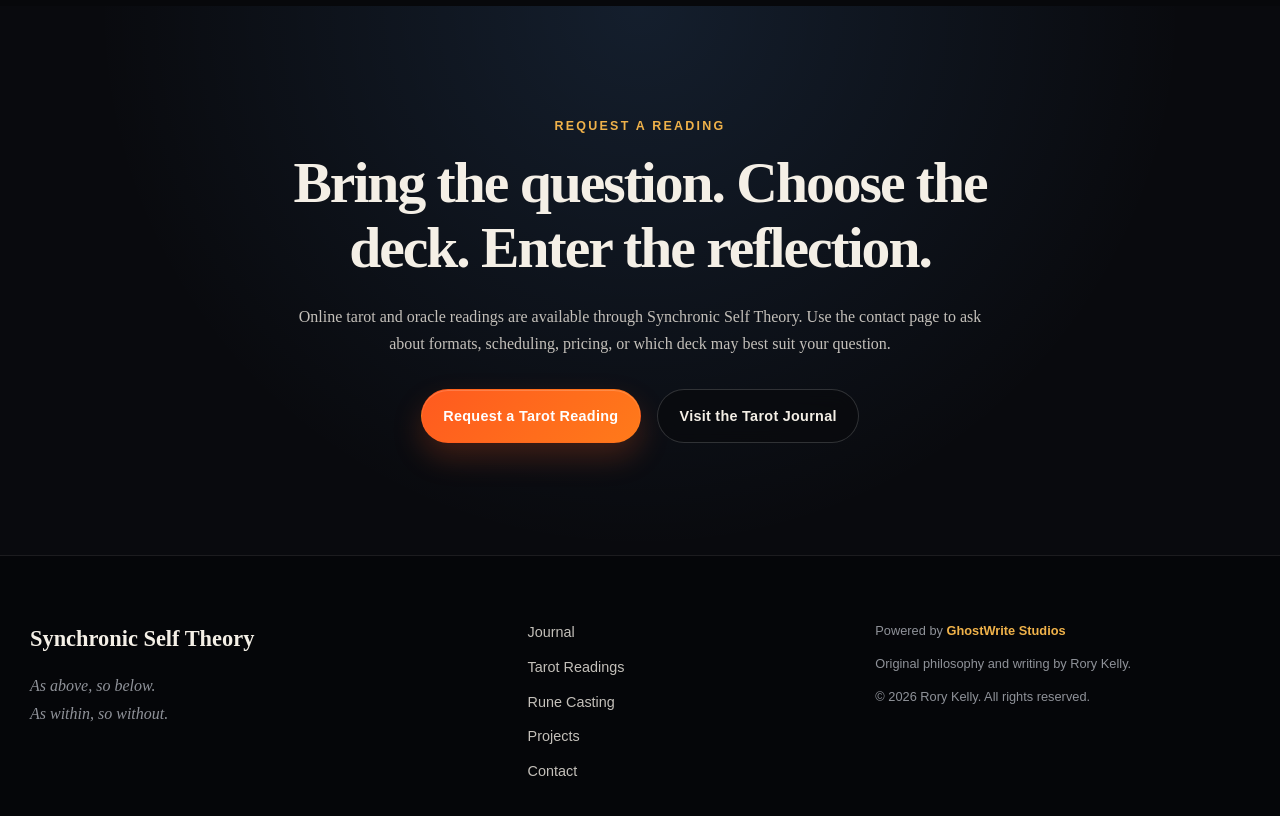
<file: pages/tarot.html>
<!DOCTYPE html>
<html lang="en">
<head>
  <meta charset="UTF-8">

  <meta
    name="viewport"
    content="width=device-width, initial-scale=1.0"
  >

  <title>
    Tarot Readings | Synchronic Self Theory
  </title>

  <meta
    name="description"
    content="Explore tarot through Synchronic Self Theory, learn about Rory Kelly's Trickster's Journey, Crow Tarot, Black Tarot, and Sacred Symbols Oracle decks, and request an online tarot reading."
  >

  <meta
    name="keywords"
    content="tarot readings, online tarot reading, Synchronic Self Theory, Trickster's Journey Tarot, Crow Tarot, Black Tarot, Sacred Symbols Oracle, shadow work, tarot deck choice, Rory Kelly"
  >

  <meta name="author" content="Rory Kelly">

  <meta
    property="og:title"
    content="Tarot Readings | Synchronic Self Theory"
  >

  <meta
    property="og:description"
    content="Tarot as a reflective system for projection, recognition, integration, and conscious choice."
  >

  <meta
    property="og:type"
    content="website"
  >

  <meta
    property="og:url"
    content="https://synchronicselftheory.com/pages/tarot.html"
  >

  <meta
    property="og:image"
    content="https://synchronicselftheory.com/trickster-spread.png"
  >

  <link
    rel="canonical"
    href="https://synchronicselftheory.com/pages/tarot.html"
  >

  <link
    rel="stylesheet"
    href="../styles.css"
  >

  <style>
    /* ======================================================
       TAROT PAGE
       These styles apply only to pages/tarot.html.
       ====================================================== */

    .tarot-hero {
      position: relative;
      display: grid;
      min-height: 720px;
      overflow: hidden;
      place-items: center;
      isolation: isolate;
    }

    .tarot-hero::before {
      position: absolute;
      inset: 0;
      z-index: -3;
      background-image: url("../trickster-spread.png");
      background-position: center 48%;
      background-size: cover;
      content: "";
      filter:
        brightness(0.45)
        contrast(1.08)
        saturate(0.82);
      transform: scale(1.025);
    }

    .tarot-hero::after {
      position: absolute;
      inset: 0;
      z-index: -2;
      background:
        linear-gradient(
          90deg,
          rgba(5, 6, 9, 0.98) 0%,
          rgba(5, 6, 9, 0.84) 46%,
          rgba(5, 6, 9, 0.48) 76%,
          rgba(5, 6, 9, 0.66) 100%
        ),
        linear-gradient(
          180deg,
          rgba(5, 6, 9, 0.12) 0%,
          rgba(5, 6, 9, 0.34) 56%,
          rgba(5, 6, 9, 0.98) 100%
        );
      content: "";
    }

    .tarot-hero-inner {
      width: min(100%, var(--max-width));
      margin: 0 auto;
      padding: 8rem 1.5rem;
    }

    .tarot-hero-copy {
      max-width: 860px;
    }

    .tarot-hero h1 {
      margin-bottom: 1.5rem;
      font-size: clamp(3.5rem, 8vw, 7.3rem);
    }

    .tarot-hero .lead {
      max-width: 760px;
      margin-bottom: 0;
    }

    .tarot-introduction {
      background:
        radial-gradient(
          circle at 20% 0%,
          rgba(240, 178, 74, 0.08),
          transparent 30rem
        ),
        linear-gradient(
          180deg,
          #090b0f,
          #0d1016
        );
    }

    .tarot-introduction .section-inner {
      max-width: 900px;
    }

    .sst-process-section {
      background:
        radial-gradient(
          circle at 88% 10%,
          rgba(94, 168, 255, 0.07),
          transparent 30rem
        ),
        var(--background);
    }

    .sst-process-grid {
      display: grid;
      gap: 1.3rem;
      grid-template-columns: repeat(4, minmax(0, 1fr));
    }

    .sst-process-card {
      position: relative;
      padding: 2rem;
      overflow: hidden;
      border: 1px solid var(--border-subtle);
      border-radius: var(--radius-medium);
      background:
        linear-gradient(
          145deg,
          rgba(255, 255, 255, 0.04),
          rgba(255, 255, 255, 0.01)
        ),
        var(--background-card);
      box-shadow: 0 22px 55px rgba(0, 0, 0, 0.3);
    }

    .sst-process-card::before {
      position: absolute;
      top: 0;
      right: 0;
      left: 0;
      height: 3px;
      background: linear-gradient(
        90deg,
        var(--fire),
        var(--gold)
      );
      content: "";
    }

    .sst-process-number {
      display: inline-block;
      margin-bottom: 1.3rem;
      color: var(--gold);
      font-family:
        Arial,
        Helvetica,
        sans-serif;
      font-size: 0.72rem;
      font-weight: 800;
      letter-spacing: 0.16em;
    }

    .sst-process-card h3 {
      font-size: 1.45rem;
    }

    .sst-process-card p {
      margin-bottom: 0;
      font-size: 0.96rem;
    }

    .deck-section {
      background:
        radial-gradient(
          circle at 10% 15%,
          rgba(255, 90, 31, 0.07),
          transparent 28rem
        ),
        #0b0e13;
    }

    .deck-section-alt {
      background:
        radial-gradient(
          circle at 90% 15%,
          rgba(94, 168, 255, 0.07),
          transparent 28rem
        ),
        linear-gradient(
          180deg,
          #0d1016,
          #080a0f
        );
    }

    .deck-layout {
      display: grid;
      align-items: center;
      gap: 4rem;
      grid-template-columns:
        minmax(0, 1.08fr)
        minmax(0, 0.92fr);
    }

    .deck-layout.reverse {
      grid-template-columns:
        minmax(0, 0.92fr)
        minmax(0, 1.08fr);
    }

    .deck-layout.reverse .deck-gallery {
      order: 2;
    }

    .deck-layout.reverse .deck-copy {
      order: 1;
    }

    .deck-gallery {
      display: grid;
      gap: 1rem;
      grid-template-columns: repeat(2, minmax(0, 1fr));
    }

    .deck-gallery figure {
      margin: 0;
    }

    .deck-gallery img {
      width: 100%;
      height: 100%;
      min-height: 280px;
      border: 1px solid var(--border-subtle);
      border-radius: var(--radius-medium);
      box-shadow: 0 26px 70px rgba(0, 0, 0, 0.45);
      object-fit: cover;
      transition:
        transform var(--transition),
        border-color var(--transition),
        box-shadow var(--transition);
    }

    .deck-gallery img:hover {
      border-color: rgba(240, 178, 74, 0.34);
      box-shadow:
        0 32px 78px rgba(0, 0, 0, 0.56),
        0 0 30px rgba(240, 178, 74, 0.05);
      transform: translateY(-4px);
    }

    .deck-gallery figure:first-child {
      grid-column: 1 / -1;
    }

    .deck-gallery figure:first-child img {
      aspect-ratio: 16 / 10;
    }

    .deck-gallery figure:last-child img {
      aspect-ratio: 4 / 3;
    }

    .deck-copy {
      padding: clamp(1rem, 3vw, 2rem);
    }

    .deck-copy h2 {
      margin-bottom: 1.3rem;
      font-size: clamp(2.3rem, 4.7vw, 4.3rem);
    }

    .deck-copy h3 {
      margin-top: 2rem;
      color: var(--gold-soft);
    }

    .deck-copy p:last-child {
      margin-bottom: 0;
    }

    .deck-label {
      display: inline-flex;
      margin-bottom: 1.2rem;
      padding: 0.45rem 0.8rem;
      border: 1px solid rgba(240, 178, 74, 0.24);
      border-radius: 999px;
      background: rgba(240, 178, 74, 0.06);
      color: var(--gold);
      font-family:
        Arial,
        Helvetica,
        sans-serif;
      font-size: 0.72rem;
      font-weight: 800;
      letter-spacing: 0.14em;
      text-transform: uppercase;
    }

    .reading-method {
      margin-top: 2rem;
      padding: 1.5rem;
      border-left: 3px solid var(--gold);
      border-radius: 0 var(--radius-small) var(--radius-small) 0;
      background:
        linear-gradient(
          120deg,
          rgba(240, 178, 74, 0.08),
          rgba(255, 255, 255, 0.015)
        );
    }

    .reading-method h3 {
      margin-top: 0;
    }

    .reading-method p:last-child {
      margin-bottom: 0;
    }

    .deck-comparison-section {
      background:
        radial-gradient(
          circle at 50% 0%,
          rgba(240, 178, 74, 0.07),
          transparent 30rem
        ),
        var(--background);
    }

    .deck-comparison-grid {
      display: grid;
      gap: 1.3rem;
      grid-template-columns: repeat(4, minmax(0, 1fr));
    }

    .deck-comparison-card {
      position: relative;
      padding: 2rem;
      overflow: hidden;
      border: 1px solid var(--border-subtle);
      border-radius: var(--radius-medium);
      background:
        linear-gradient(
          145deg,
          rgba(255, 255, 255, 0.035),
          rgba(255, 255, 255, 0.008)
        ),
        var(--background-raised);
      box-shadow: 0 22px 55px rgba(0, 0, 0, 0.3);
    }

    .deck-comparison-card::before {
      position: absolute;
      top: 0;
      right: 0;
      left: 0;
      height: 3px;
      background: linear-gradient(
        90deg,
        var(--storm),
        var(--gold)
      );
      content: "";
    }

    .deck-comparison-card h3 {
      margin-top: 0.6rem;
      font-size: 1.5rem;
    }

    .deck-comparison-card p:last-child {
      margin-bottom: 0;
    }

    .tarot-oracle-section {
      background:
        linear-gradient(
          180deg,
          #0d1016,
          #080a0f
        );
    }

    .tarot-oracle-layout {
      display: grid;
      gap: 2rem;
      grid-template-columns: repeat(2, minmax(0, 1fr));
    }

    .system-card {
      padding: clamp(2rem, 4vw, 3rem);
      border: 1px solid var(--border-subtle);
      border-radius: var(--radius-large);
      background:
        linear-gradient(
          145deg,
          rgba(255, 255, 255, 0.04),
          rgba(255, 255, 255, 0.01)
        ),
        var(--background-card);
      box-shadow: 0 26px 68px rgba(0, 0, 0, 0.34);
    }

    .system-card h3 {
      font-size: clamp(1.9rem, 3vw, 2.8rem);
    }

    .system-card p:last-child {
      margin-bottom: 0;
    }

    .reading-service-section {
      background:
        radial-gradient(
          circle at 50% 0%,
          rgba(255, 90, 31, 0.11),
          transparent 33rem
        ),
        var(--background);
    }

    .reading-service-layout {
      display: grid;
      align-items: start;
      gap: 4rem;
      grid-template-columns:
        minmax(0, 0.88fr)
        minmax(0, 1.12fr);
    }

    .reading-process {
      display: grid;
      gap: 1rem;
    }

    .reading-step {
      display: grid;
      padding: 1.5rem;
      border: 1px solid var(--border-subtle);
      border-radius: var(--radius-medium);
      background: var(--background-card);
      gap: 1.2rem;
      grid-template-columns: auto minmax(0, 1fr);
    }

    .reading-step-number {
      display: grid;
      width: 44px;
      height: 44px;
      border: 1px solid rgba(240, 178, 74, 0.24);
      border-radius: 50%;
      color: var(--gold);
      font-family:
        Arial,
        Helvetica,
        sans-serif;
      font-size: 0.76rem;
      font-weight: 800;
      place-items: center;
    }

    .reading-step h3 {
      margin-bottom: 0.45rem;
      font-size: 1.25rem;
    }

    .reading-step p {
      margin-bottom: 0;
      font-size: 0.95rem;
    }

    .tarot-cta {
      overflow: hidden;
      background:
        radial-gradient(
          circle at 50% 0%,
          rgba(94, 168, 255, 0.13),
          transparent 34rem
        ),
        #090a0e;
      text-align: center;
    }

    .tarot-cta p:not(.section-label) {
      max-width: 720px;
      margin-right: auto;
      margin-left: auto;
    }

    .tarot-cta-actions {
      display: flex;
      flex-wrap: wrap;
      justify-content: center;
      gap: 1rem;
      margin-top: 2rem;
    }

    @media (max-width: 1050px) {
      .sst-process-grid,
      .deck-comparison-grid {
        grid-template-columns: repeat(2, minmax(0, 1fr));
      }
    }

    @media (max-width: 980px) {
      .deck-layout,
      .deck-layout.reverse,
      .reading-service-layout {
        grid-template-columns: 1fr;
      }

      .deck-layout.reverse .deck-gallery,
      .deck-layout.reverse .deck-copy {
        order: initial;
      }

      .tarot-oracle-layout {
        grid-template-columns: 1fr;
      }
    }

    @media (max-width: 700px) {
      .tarot-hero {
        min-height: 620px;
      }

      .tarot-hero-inner {
        padding-top: 7rem;
        padding-bottom: 7rem;
      }

      .sst-process-grid,
      .deck-comparison-grid {
        grid-template-columns: 1fr;
      }

      .deck-gallery {
        grid-template-columns: 1fr;
      }

      .deck-gallery figure:first-child {
        grid-column: auto;
      }

      .deck-gallery figure:first-child img,
      .deck-gallery figure:last-child img {
        aspect-ratio: 4 / 3;
      }

      .tarot-cta-actions {
        align-items: stretch;
        flex-direction: column;
      }

      .tarot-cta-actions .button {
        width: 100%;
      }
    }
  </style>
</head>

<body>

  <!-- ======================================================
       SITE HEADER
       ====================================================== -->

  <header class="site-header">

    <div class="studio-credit studio-credit-top">
      <span>Powered by</span>

      <a
        href="https://ghostwritestudios.com/"
        target="_blank"
        rel="noopener noreferrer"
      >
        GhostWrite Studios
      </a>
    </div>

    <div class="header-inner">

      <a
        class="site-identity"
        href="../index.html"
        aria-label="Synchronic Self Theory home"
      >
        <span class="site-name">
          Synchronic Self Theory
        </span>

        <span class="site-motto">
          As within, so without.
        </span>
      </a>

      <button
        class="menu-toggle"
        type="button"
        aria-label="Open navigation menu"
        aria-expanded="false"
        aria-controls="primary-navigation"
      >
        <span></span>
        <span></span>
        <span></span>
      </button>

      <nav
        id="primary-navigation"
        class="primary-navigation"
        aria-label="Primary navigation"
      >
        <a href="../index.html">
          Home
        </a>

        <a href="journal.html">
          Journal
        </a>

        <a
          class="active"
          href="tarot.html"
        >
          Tarot Readings
        </a>

        <a href="runes.html">
          Rune Casting
        </a>

        <a href="projects.html">
          Projects
        </a>

        <a href="contact.html">
          Contact
        </a>
      </nav>

    </div>

  </header>


  <main>

    <!-- ======================================================
         HERO
         ====================================================== -->

    <section class="tarot-hero">

      <div class="tarot-hero-inner">

        <div class="tarot-hero-copy">

          <p class="eyebrow">
            Symbols, projection, and conscious reflection
          </p>

          <h1>
            Tarot Readings
          </h1>

          <p class="lead">
            Tarot doesn’t remove uncertainty. It gives uncertainty a
            symbolic language so the patterns beneath a question can be
            examined more clearly.
          </p>

        </div>

      </div>

    </section>


    <!-- ======================================================
         TAROT THROUGH SST
         ====================================================== -->

    <section class="section tarot-introduction">

      <div class="section-inner narrow">

        <p class="section-label">
          Tarot Through Synchronic Self Theory
        </p>

        <h2>
          The cards don’t arrive outside the question. They become part
          of the question’s reflective field.
        </h2>

        <p class="lead">
          In Synchronic Self Theory, tarot works as a structured
          conversation between the questioner, the reader, the cards
          drawn, and the patterns already active in the questioner’s
          life.
        </p>

        <p>
          The cards aren’t treated as fixed commands handed down by an
          external authority. Their imagery creates a symbolic field in
          which projections, fears, desires, assumptions, conflicts,
          and unrealized choices can become visible.
        </p>

        <p>
          A reading begins with perception. A card creates recognition
          through image, archetype, position, or emotional response.
          The meaning that emerges is then tested against the question,
          the surrounding cards, and the lived reality of the person
          receiving the reading.
        </p>

        <p>
          The goal isn’t obedience to the cards. It’s reintegration:
          taking what the reading reveals and deciding how that insight
          should influence thought, behavior, planning, boundaries, or
          conscious action.
        </p>

        <blockquote class="featured-quote">
          <p>
            Tarot doesn’t do your thinking for you. It shows you where
            your thinking may already be trapped.
          </p>
        </blockquote>

      </div>

    </section>


    <!-- ======================================================
         SST READING PROCESS
         ====================================================== -->

    <section class="section sst-process-section">

      <div class="section-inner">

        <div class="section-heading">

          <p class="section-label">
            The Reflective Process
          </p>

          <h2>
            A reading moves through the same cycle as the theory.
          </h2>

          <p>
            Each reading is interpreted through perception, projection,
            recognition, and reintegration.
          </p>

        </div>

        <div class="sst-process-grid">

          <article class="sst-process-card">

            <span class="sst-process-number">
              01
            </span>

            <h3>
              Perception
            </h3>

            <p>
              The cards introduce images, archetypes, relationships,
              and tensions that give the question a visible symbolic
              structure.
            </p>

          </article>


          <article class="sst-process-card">

            <span class="sst-process-number">
              02
            </span>

            <h3>
              Projection
            </h3>

            <p>
              The questioner and reader notice what emotions,
              assumptions, memories, or interpretations are being
              projected onto the cards.
            </p>

          </article>


          <article class="sst-process-card">

            <span class="sst-process-number">
              03
            </span>

            <h3>
              Recognition
            </h3>

            <p>
              The spread reveals a pattern that may connect the
              question to motives, choices, conflicts, or possibilities
              that weren’t previously obvious.
            </p>

          </article>


          <article class="sst-process-card">

            <span class="sst-process-number">
              04
            </span>

            <h3>
              Reintegration
            </h3>

            <p>
              The reading becomes useful when the insight is translated
              into a decision, boundary, experiment, conversation, or
              new way of approaching the situation.
            </p>

          </article>

        </div>

      </div>

    </section>


    <!-- ======================================================
         TRICKSTER'S JOURNEY
         ====================================================== -->

    <section class="section deck-section">

      <div class="section-inner deck-layout">

        <div class="deck-gallery">

          <figure>
            <img
              src="../trickster-spread.png"
              alt="Trickster's Journey tarot deck spread across a dark wooden table with Japanese-inspired artwork and guidebook"
              loading="lazy"
            >
          </figure>

          <figure>
            <img
              src="../trickster-deck.png"
              alt="Trickster's Journey tarot deck and guidebook by Jia Sung"
              loading="lazy"
            >
          </figure>

        </div>

        <div class="deck-copy">

          <span class="deck-label">
            Strategic Direction
          </span>

          <p class="section-label">
            Trickster’s Journey Tarot
          </p>

          <h2>
            Finding the path of least resistance
          </h2>

          <p class="lead">
            Trickster’s Journey is the deck I use for long-term game
            planning, strategic questions, and identifying the path of
            least resistance through a complicated situation.
          </p>

          <p>
            Its imagery doesn’t approach life as a clean contest between
            correct and incorrect choices. The trickster survives by
            noticing openings, changing perspective, moving around
            rigid structures, and understanding when direct force is
            less effective than adaptation.
          </p>

          <p>
            This makes the deck especially useful when the question
            isn’t simply, “What should I do?” but, “What sequence of
            choices creates the strongest long-term position?”
          </p>

          <div class="reading-method">

            <h3>
              No fixed reversed meanings
            </h3>

            <p>
              I don’t use a separate inverse meaning system with this
              deck. When a card appears reversed, both its upright and
              inverse meanings are considered together.
            </p>

            <p>
              A reversed card may indicate tension between the card’s
              possibilities, a blocked expression of its energy, or a
              situation in which both interpretations are active at the
              same time. The reversal complicates the meaning rather
              than simply turning it into its opposite.
            </p>

          </div>

          <h3>
            Best suited for
          </h3>

          <p>
            Long-term planning, career strategy, creative projects,
            difficult transitions, competing priorities, complicated
            relationships, and questions where the easiest route may
            also be the most intelligent one.
          </p>

        </div>

      </div>

    </section>


    <!-- ======================================================
         CROW TAROT
         ====================================================== -->

    <section class="section deck-section-alt">

      <div class="section-inner deck-layout reverse">

        <div class="deck-gallery">

          <figure>
            <img
              src="../crow-spread.png"
              alt="Crow Tarot cards arranged in an eight-card spread on a dark wooden table"
              loading="lazy"
            >
          </figure>

          <figure>
            <img
              src="../crow-deck.png"
              alt="Crow Tarot deck box created by MJ Cullinane"
              loading="lazy"
            >
          </figure>

        </div>

        <div class="deck-copy">

          <span class="deck-label">
            Growth and Integration
          </span>

          <p class="section-label">
            Crow Tarot
          </p>

          <h2>
            Tracking personal and spiritual development
          </h2>

          <p class="lead">
            Crow Tarot is the deck I use to examine personal growth,
            spiritual development, shadow integration, and the movement
            between past lessons and current choices.
          </p>

          <p>
            Crows are intelligent, social, observant, and capable of
            remembering both danger and generosity. Symbolically,
            they’re natural messengers between what has been learned,
            what’s being carried, and what still needs to be integrated.
          </p>

          <p>
            This deck tends to reveal development as a process rather
            than a destination. It asks whether insight has actually
            changed behavior, whether an old lesson has been embodied,
            and whether the seeker is moving forward or merely
            repeating familiar language about growth.
          </p>

          <div class="reading-method">

            <h3>
              The eight-card crow carrying a message spread
            </h3>

            <p>
              This deck has a special eight-card spread built around
              the image of a crow carrying a message.
            </p>

            <p>
              The eight positions track the origin of the message, what
              the seeker already knows, what remains hidden, what has
              been integrated, what continues to resist integration,
              the influence of the present environment, the next stage
              of growth, and the message being carried forward.
            </p>

          </div>

          <h3>
            Best suited for
          </h3>

          <p>
            Spiritual growth, personal integration, recurring lessons,
            healing after major change, identity development, evaluating
            progress, and understanding where insight hasn’t yet become
            lived behavior.
          </p>

        </div>

      </div>

    </section>


    <!-- ======================================================
         BLACK TAROT
         ====================================================== -->

    <section class="section deck-section">

      <div class="section-inner deck-layout">

        <div class="deck-gallery">

          <figure>
            <img
              src="../black-spread.png"
              alt="The Black Tarot cards arranged in a dark gothic spread beside the guidebook"
              loading="lazy"
            >
          </figure>

          <figure>
            <img
              src="../black-deck.png"
              alt="The Black Tarot deck box featuring gothic monochrome artwork by Victoria Iva"
              loading="lazy"
            >
          </figure>

        </div>

        <div class="deck-copy">

          <span class="deck-label">
            Shadow Work
          </span>

          <p class="section-label">
            The Black Tarot
          </p>

          <h2>
            When the question needs to enter the shadow
          </h2>

          <p class="lead">
            The Black Tarot, featuring gothic-inspired artwork by
            Victoria Iva, is the deck I use when the question is rooted
            in shadow work, avoidance, fear, repression, contradiction,
            or the parts of the self that resist being seen directly.
          </p>

          <p>
            Its monochrome imagery strips away much of the comfort and
            familiarity people often bring to traditional tarot. The
            cards feel less interested in reassurance and more
            interested in the structures beneath the reassurance.
          </p>

          <p>
            This deck often speaks from the position of the shadow
            itself. It doesn’t necessarily tell the questioner what
            they’re consciously trying to understand. It reveals what
            the question may be protecting, disguising, displacing, or
            refusing to confront.
          </p>

          <div class="reading-method">

            <h3>
              The three-card spread
            </h3>

            <p>
              I favor a three-card spread with this deck because its
              imagery is dense and psychologically charged. More cards
              don’t always produce more clarity. Sometimes they merely
              give the conscious mind more places to hide.
            </p>

            <p>
              The three positions are interpreted as the visible issue,
              the shadow beneath it, and the point of integration. The
              spread stays narrow enough to preserve focus while still
              revealing the conflict between conscious narrative and
              unconscious pattern.
            </p>

          </div>

          <h3>
            Best suited for
          </h3>

          <p>
            Shadow work, fear, avoidance, grief, emotional contradiction,
            self-sabotage, hidden motives, difficult truths, repeating
            patterns, and questions where reassurance would be less
            useful than honest recognition.
          </p>

        </div>

      </div>

    </section>


    <!-- ======================================================
         SACRED SYMBOLS ORACLE
         ====================================================== -->

    <section class="section deck-section-alt">

      <div class="section-inner deck-layout reverse">

        <div class="deck-gallery">

          <figure>
            <img
              src="../oracle-spread.png"
              alt="Sacred Symbols Oracle cards arranged on a dark wooden table with the red guidebook and deck"
              loading="lazy"
            >
          </figure>

          <figure>
            <img
              src="../oracle-deck.png"
              alt="Sacred Symbols Oracle Deck for Divination and Meditation by Marcella Kroll"
              loading="lazy"
            >
          </figure>

        </div>

        <div class="deck-copy">

          <span class="deck-label">
            Direct Symbolic Focus
          </span>

          <p class="section-label">
            Sacred Symbols Oracle
          </p>

          <h2>
            A single symbol can narrow the entire conversation
          </h2>

          <p class="lead">
            The Sacred Symbols Oracle is used when the question benefits
            from direct symbolic language rather than the layered
            narrative structure of tarot.
          </p>

          <p>
            Its cards focus on specific images, states, boundaries,
            emotions, cycles, and symbolic concepts. That makes the deck
            useful for clarifying the central theme of a reading,
            identifying what requires attention, or providing a final
            message after a tarot spread.
          </p>

          <p>
            The oracle deck can stand alone, but it also works well as a
            companion system. A tarot spread may reveal the larger
            psychological narrative, while an oracle card identifies
            the symbol or principle the questioner should carry forward.
          </p>

          <h3>
            Best suited for
          </h3>

          <p>
            Focused reflection, meditation, identifying the central
            theme of a situation, clarifying a tarot reading, setting an
            intention, or receiving a concise symbolic message without
            constructing a full narrative spread.
          </p>

        </div>

      </div>

    </section>


    <!-- ======================================================
         TAROT VS ORACLE
         ====================================================== -->

    <section class="section tarot-oracle-section">

      <div class="section-inner">

        <div class="section-heading">

          <p class="section-label">
            Tarot and Oracle
          </p>

          <h2>
            They’re related tools, but they aren’t the same system.
          </h2>

          <p>
            Both use imagery and symbolism, but they organize meaning in
            different ways.
          </p>

        </div>

        <div class="tarot-oracle-layout">

          <article class="system-card">

            <p class="section-label">
              Tarot
            </p>

            <h3>
              A structured symbolic language
            </h3>

            <p>
              Tarot follows an established framework built from the
              Major Arcana, Minor Arcana, numbered cards, court cards,
              suits, elemental relationships, and recurring archetypal
              patterns.
            </p>

            <p>
              That structure allows individual cards to interact as
              parts of a larger narrative. Position, sequence, suit,
              number, and surrounding cards all influence the reading.
            </p>

            <p>
              Tarot is especially useful when a question needs depth,
              movement, conflict, chronology, or an examination of how
              several forces are interacting at once.
            </p>

          </article>


          <article class="system-card">

            <p class="section-label">
              Oracle
            </p>

            <h3>
              A deck-defined symbolic vocabulary
            </h3>

            <p>
              Oracle decks aren’t bound to tarot’s seventy-eight-card
              structure. Each creator determines the deck’s number of
              cards, categories, imagery, meanings, and method of use.
            </p>

            <p>
              Oracle readings are often more direct because each card
              can function as a focused concept, message, emotional
              state, or symbolic instruction without having to fit
              within tarot’s larger architecture.
            </p>

            <p>
              Oracle is especially useful when the question needs a
              central theme, meditation point, clarifying symbol, or
              concise message rather than a full archetypal narrative.
            </p>

          </article>

        </div>

      </div>

    </section>


    <!-- ======================================================
         DECK COMPARISON
         ====================================================== -->

    <section class="section deck-comparison-section">

      <div class="section-inner">

        <div class="section-heading">

          <p class="section-label">
            Choosing a Deck
          </p>

          <h2>
            Each deck approaches the mirror from a different angle.
          </h2>

          <p>
            Clients may choose a deck when requesting a reading or leave
            the selection to me based on the question.
          </p>

        </div>

        <div class="deck-comparison-grid">

          <article class="deck-comparison-card">

            <p class="section-label">
              Trickster’s Journey
            </p>

            <h3>
              Strategy
            </h3>

            <p>
              Best for long-term planning, finding openings, adapting to
              complex circumstances, and identifying the path of least
              resistance.
            </p>

          </article>


          <article class="deck-comparison-card">

            <p class="section-label">
              Crow Tarot
            </p>

            <h3>
              Integration
            </h3>

            <p>
              Best for tracking spiritual and personal growth, recurring
              lessons, identity development, and the movement from
              insight into lived change.
            </p>

          </article>


          <article class="deck-comparison-card">

            <p class="section-label">
              The Black Tarot
            </p>

            <h3>
              Shadow
            </h3>

            <p>
              Best for hidden motives, fear, avoidance, difficult truths,
              self-sabotage, contradiction, and the parts of a question
              that resist conscious recognition.
            </p>

          </article>


          <article class="deck-comparison-card">

            <p class="section-label">
              Sacred Symbols Oracle
            </p>

            <h3>
              Focus
            </h3>

            <p>
              Best for concise symbolic messages, clarifying a larger
              reading, identifying the central theme, or creating a
              focused point for reflection and meditation.
            </p>

          </article>

        </div>

      </div>

    </section>


    <!-- ======================================================
         ONLINE READINGS
         ====================================================== -->

    <section class="section reading-service-section">

      <div class="section-inner reading-service-layout">

        <div class="reading-service-copy">

          <p class="section-label">
            Online Tarot Readings
          </p>

          <h2>
            Choose your question and the symbolic language used to
            explore it.
          </h2>

          <p class="lead">
            Online readings allow you to submit a question, choose a
            deck, and receive an interpretation centered on the cards,
            their positions, and the pattern created across the spread.
          </p>

          <p>
            Readings are offered as reflective guidance rather than
            guaranteed prediction. I’ll explain what the cards suggest,
            where tensions appear, how the images relate to one another,
            and what perspectives the spread introduces.
          </p>

          <p>
            You remain responsible for deciding what applies, what
            doesn’t, and what action you choose to take after the
            reading. The cards may open the door. They don’t get to
            march through your life wearing your shoes.
          </p>

        </div>


        <div class="reading-process">

          <article class="reading-step">

            <span class="reading-step-number">
              01
            </span>

            <div>
              <h3>
                Submit your question
              </h3>

              <p>
                Explain what you’d like the reading to examine. Open
                questions usually create more useful readings than
                questions limited to a simple yes or no.
              </p>
            </div>

          </article>


          <article class="reading-step">

            <span class="reading-step-number">
              02
            </span>

            <div>
              <h3>
                Choose a deck
              </h3>

              <p>
                Select Trickster’s Journey, Crow Tarot, The Black Tarot,
                or Sacred Symbols Oracle. You may also leave the choice
                to me.
              </p>
            </div>

          </article>


          <article class="reading-step">

            <span class="reading-step-number">
              03
            </span>

            <div>
              <h3>
                Receive the interpretation
              </h3>

              <p>
                I’ll interpret the spread as a connected symbolic
                pattern and explain how its individual cards contribute
                to the larger reading.
              </p>
            </div>

          </article>

        </div>

      </div>

    </section>


    <!-- ======================================================
         SERVICE CTA
         ====================================================== -->

    <section class="section tarot-cta">

      <div class="section-inner narrow">

        <p class="section-label">
          Request a Reading
        </p>

        <h2>
          Bring the question. Choose the deck. Enter the reflection.
        </h2>

        <p>
          Online tarot and oracle readings are available through
          Synchronic Self Theory. Use the contact page to ask about
          formats, scheduling, pricing, or which deck may best suit your
          question.
        </p>

        <div class="tarot-cta-actions">

          <a
            class="button button-primary"
            href="contact.html"
          >
            Request a Tarot Reading
          </a>

          <a
            class="button button-secondary"
            href="../journal/tarot.html"
          >
            Visit the Tarot Journal
          </a>

        </div>

      </div>

    </section>

  </main>


  <!-- ======================================================
       SITE FOOTER
       ====================================================== -->

  <footer class="site-footer">

    <div class="footer-inner">

      <div class="footer-brand">

        <a
          class="footer-site-name"
          href="../index.html"
        >
          Synchronic Self Theory
        </a>

        <p>
          As above, so below.<br>
          As within, so without.
        </p>

      </div>

      <nav
        class="footer-navigation"
        aria-label="Footer navigation"
      >
        <a href="journal.html">
          Journal
        </a>

        <a href="tarot.html">
          Tarot Readings
        </a>

        <a href="runes.html">
          Rune Casting
        </a>

        <a href="projects.html">
          Projects
        </a>

        <a href="contact.html">
          Contact
        </a>
      </nav>

      <div class="footer-credit">

        <p>
          Powered by
          <a
            href="https://ghostwritestudios.com/"
            target="_blank"
            rel="noopener noreferrer"
          >
            GhostWrite Studios
          </a>
        </p>

        <p>
          Original philosophy and writing by Rory Kelly.
        </p>

        <p>
          &copy; 2026 Rory Kelly. All rights reserved.
        </p>

      </div>

    </div>

  </footer>


  <!-- ======================================================
       MOBILE NAVIGATION
       ====================================================== -->

  <script>
    const menuToggle = document.querySelector(".menu-toggle");

    const primaryNavigation = document.querySelector(
      ".primary-navigation"
    );

    if (menuToggle && primaryNavigation) {
      menuToggle.addEventListener("click", () => {
        const isOpen =
          menuToggle.getAttribute("aria-expanded") === "true";

        menuToggle.setAttribute(
          "aria-expanded",
          String(!isOpen)
        );

        primaryNavigation.classList.toggle(
          "navigation-open"
        );
      });
    }
  </script>

</body>
</html>
</file>
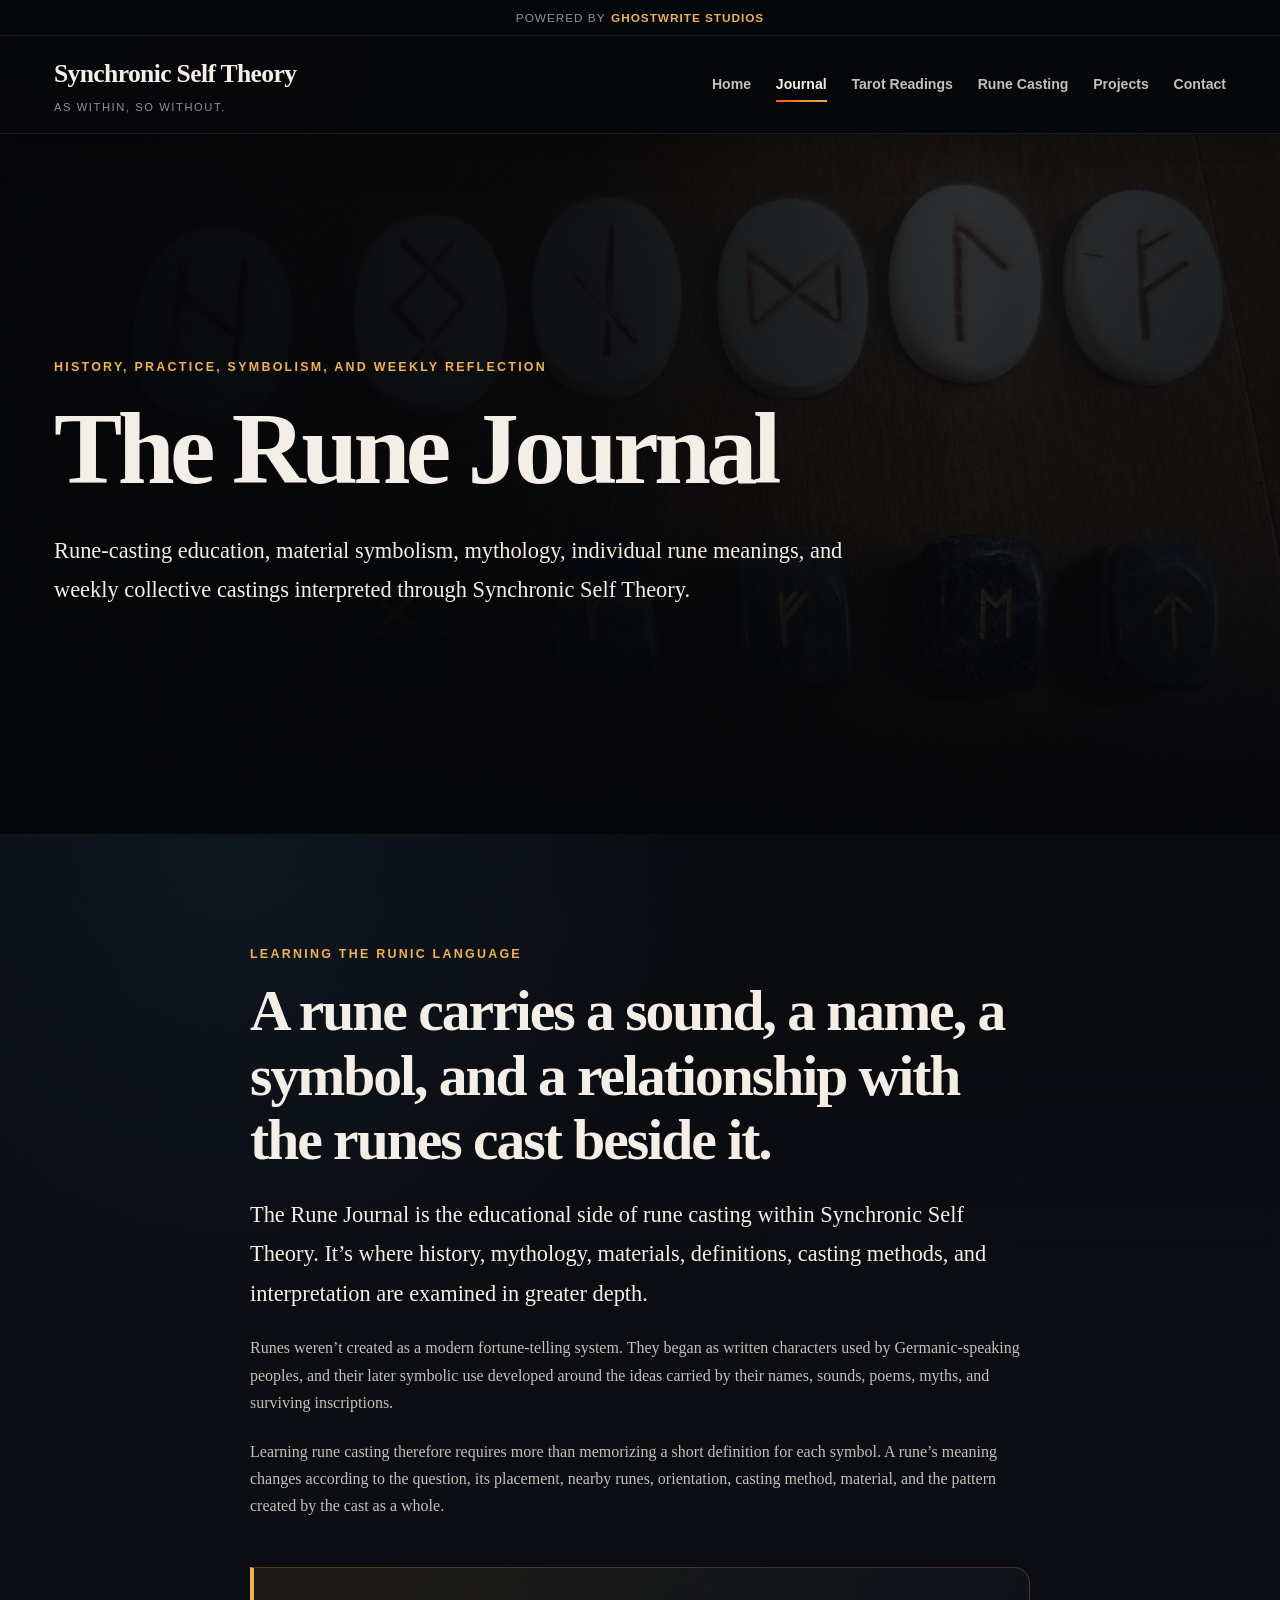
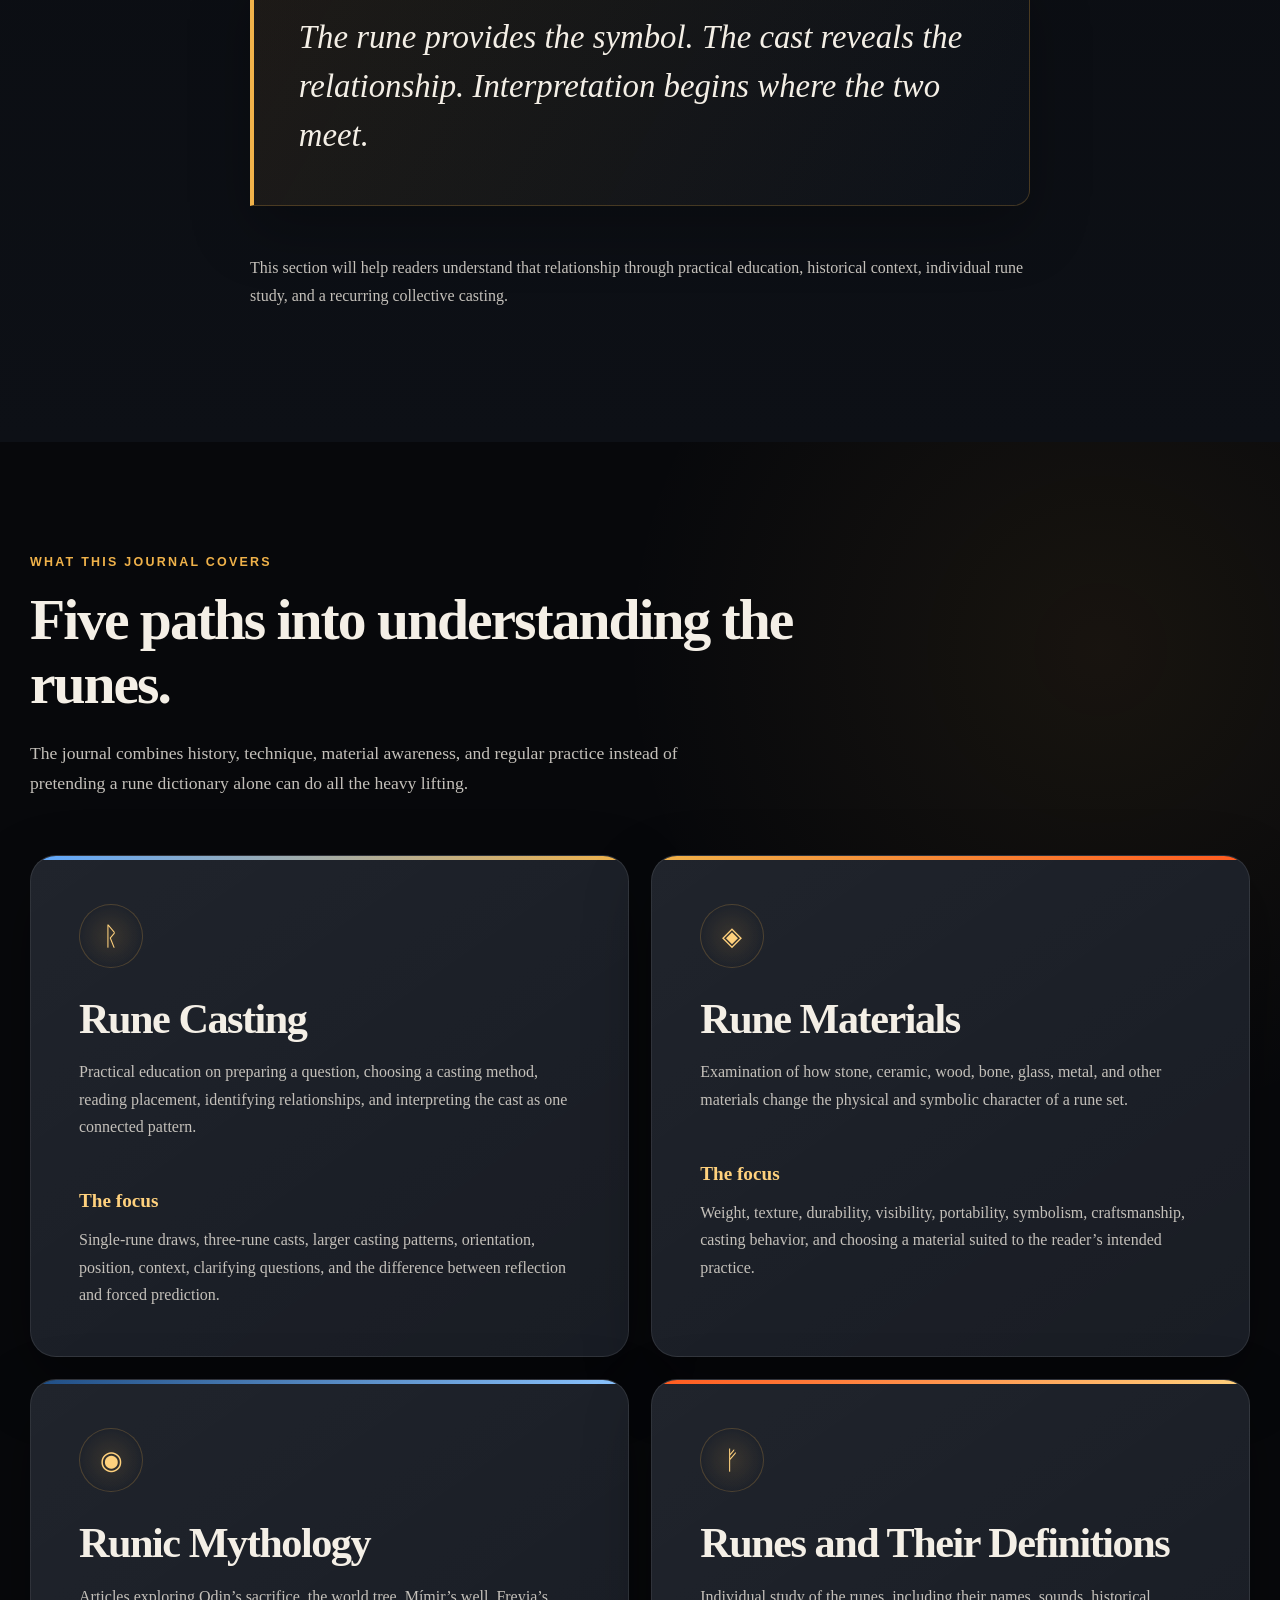
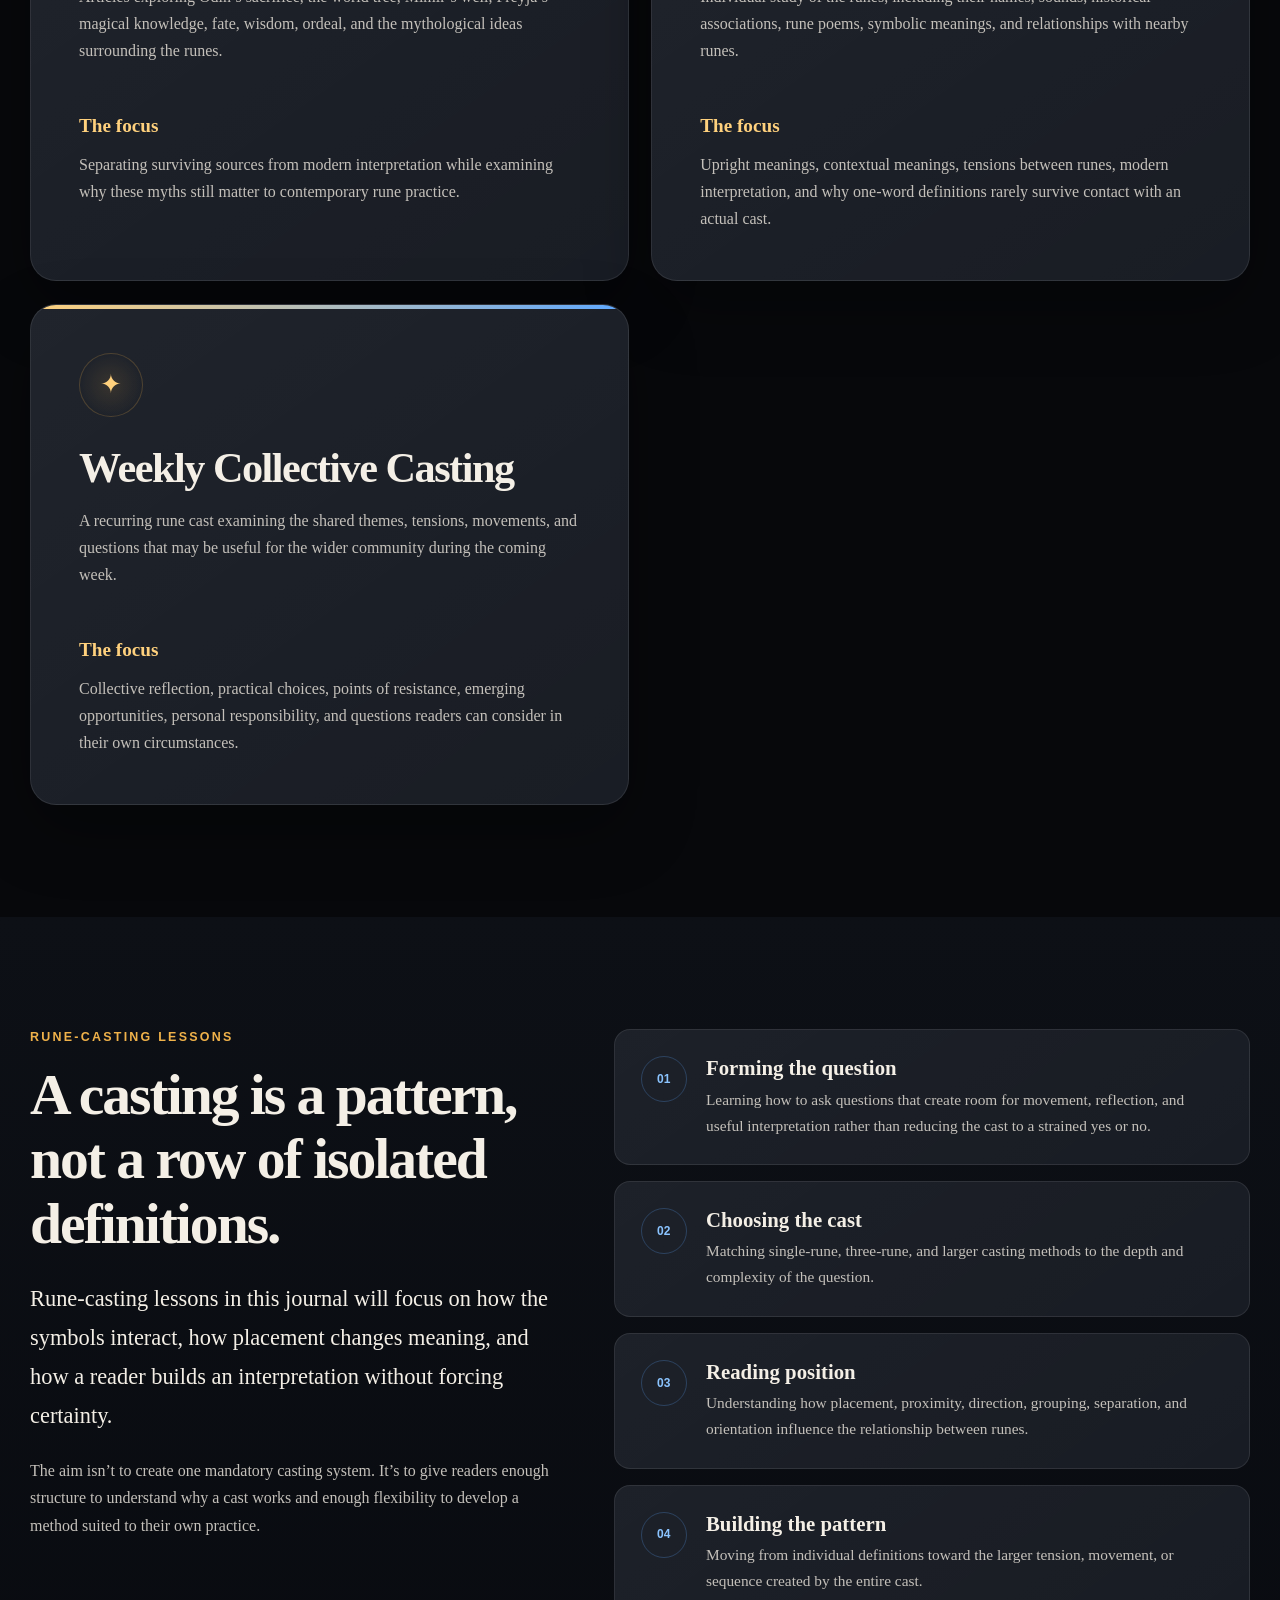
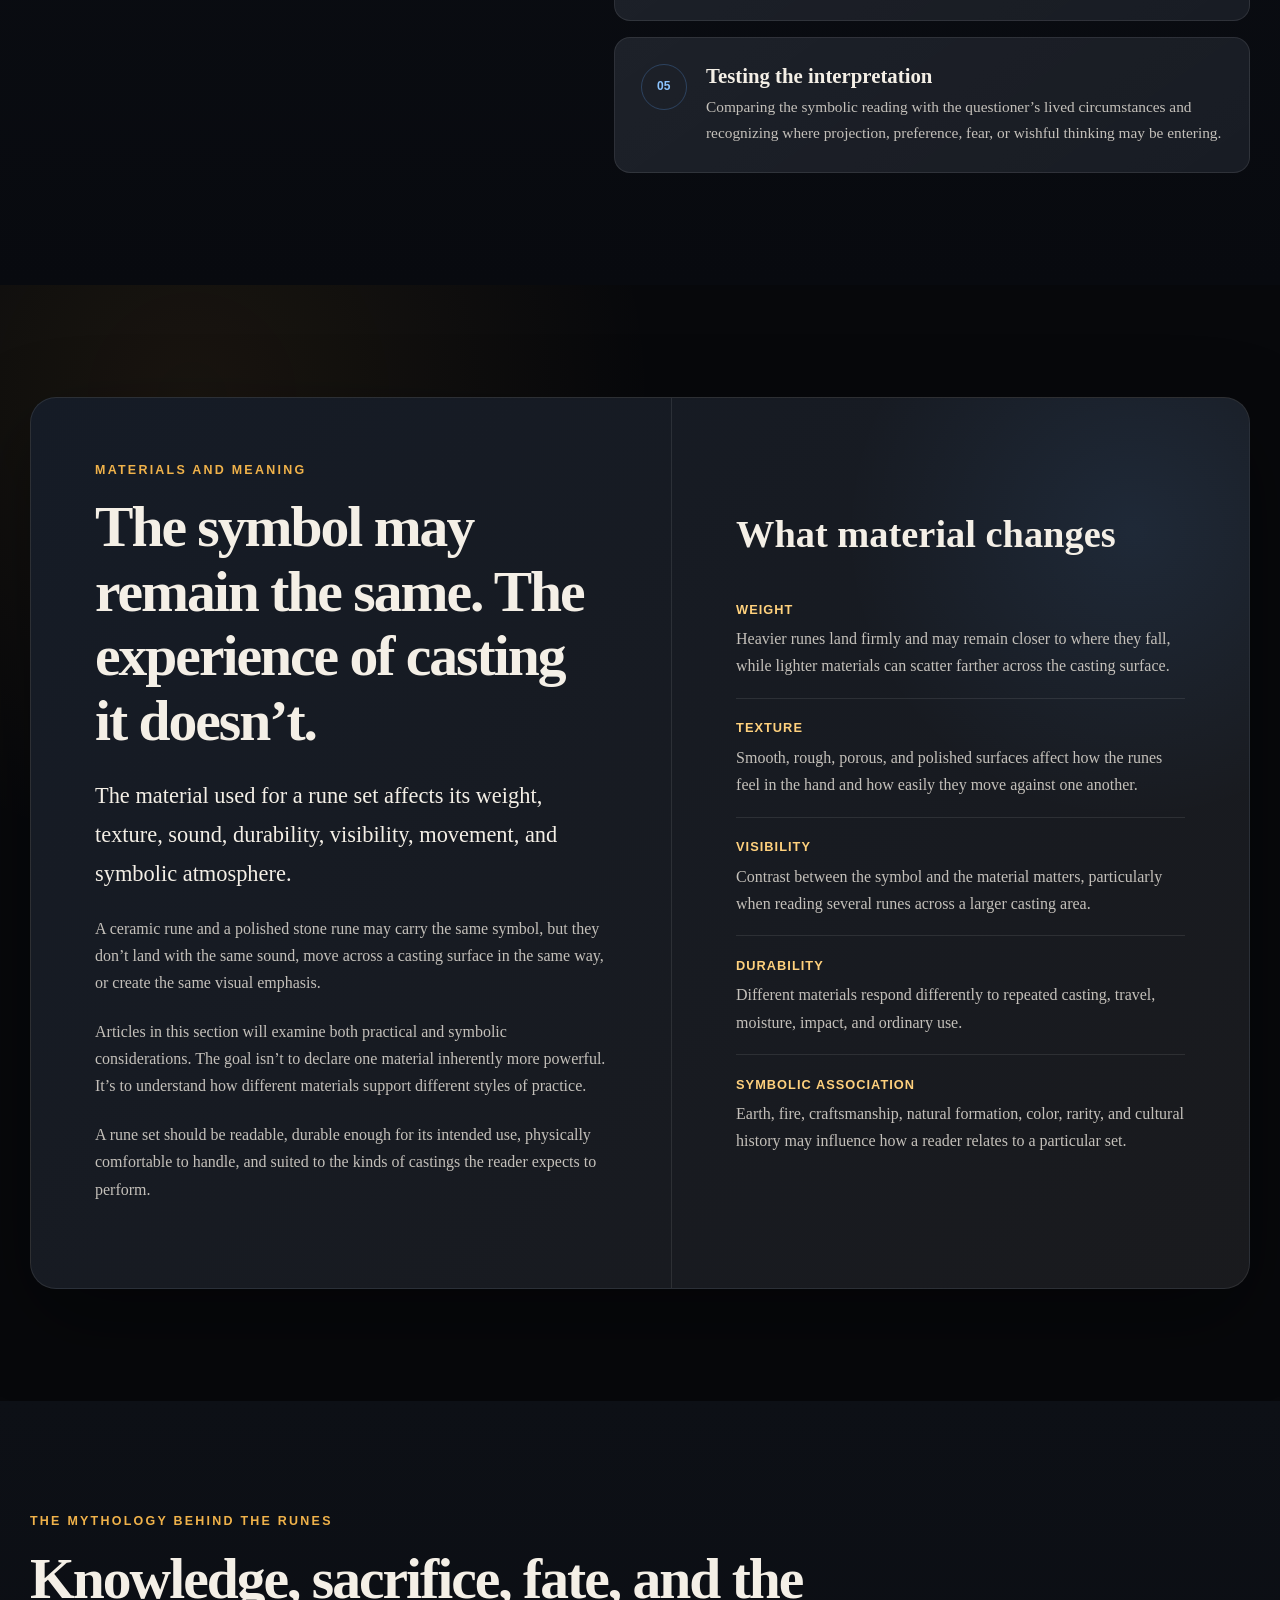
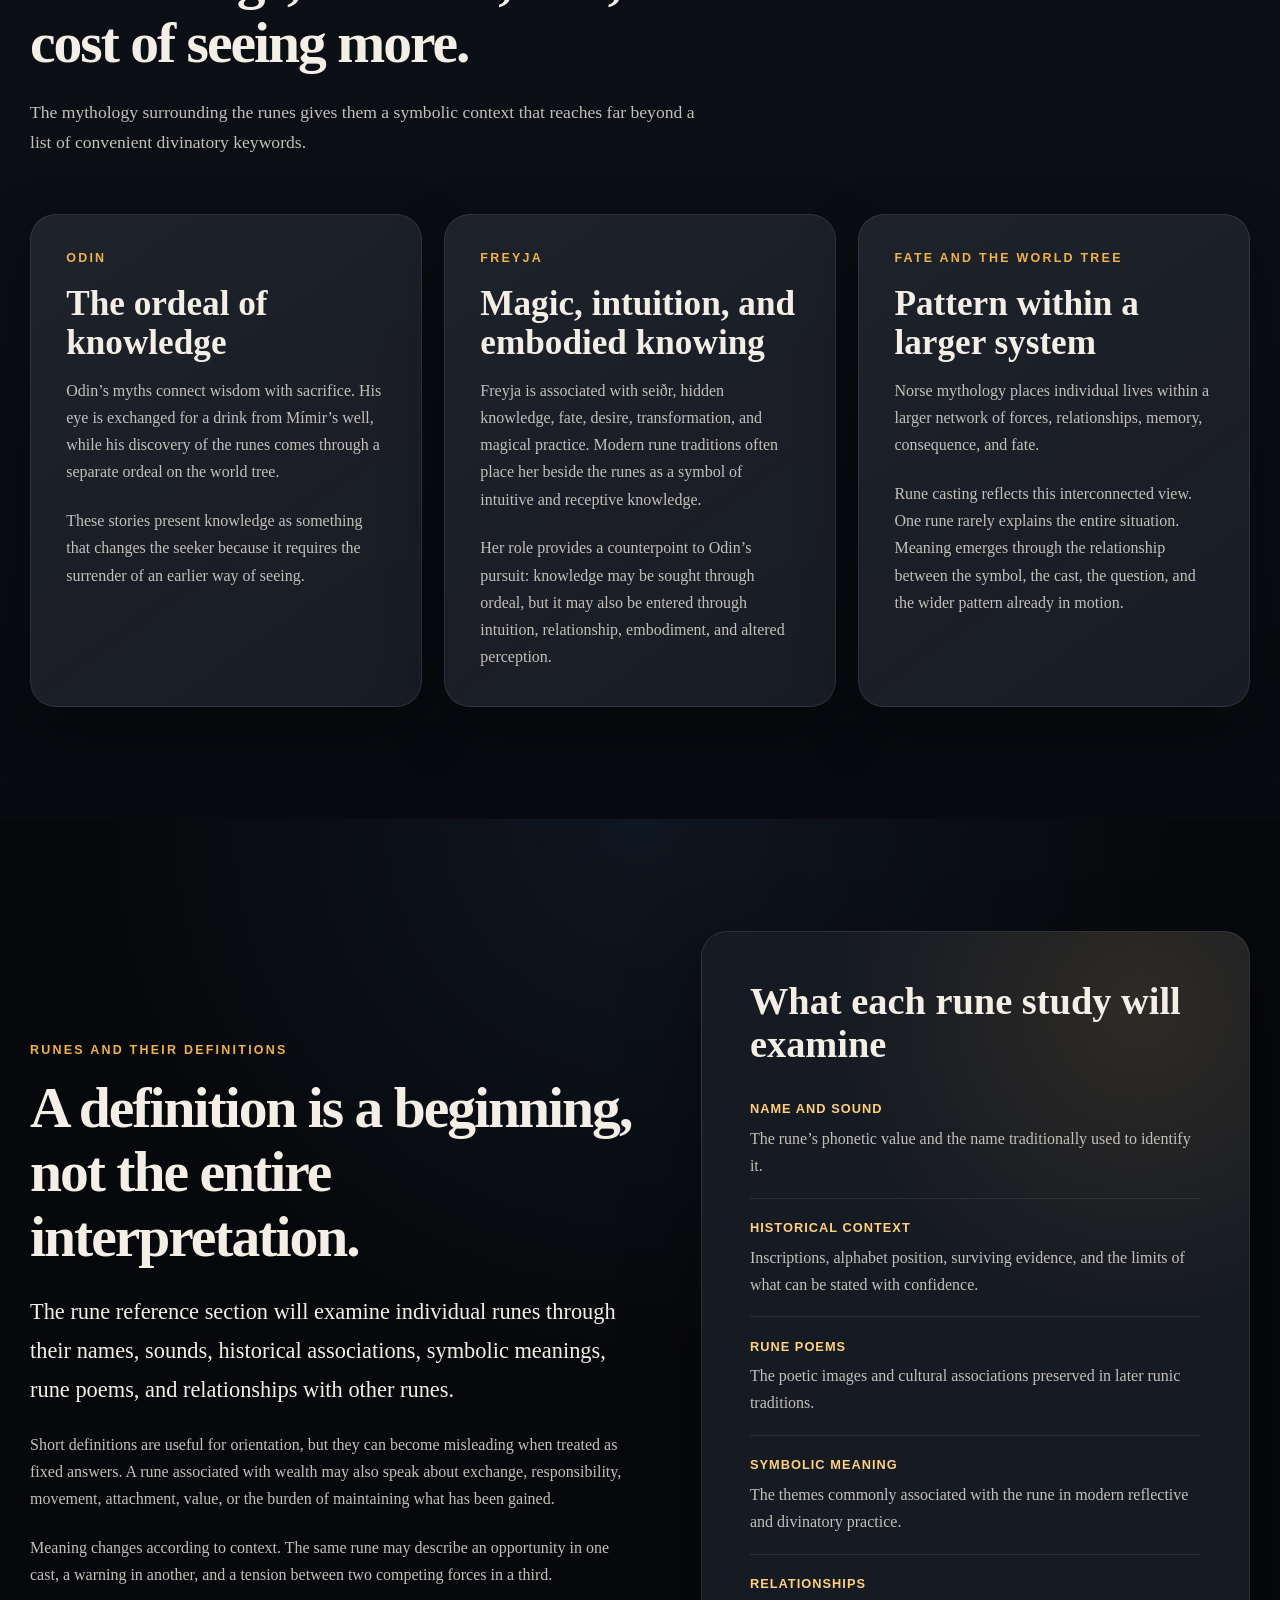
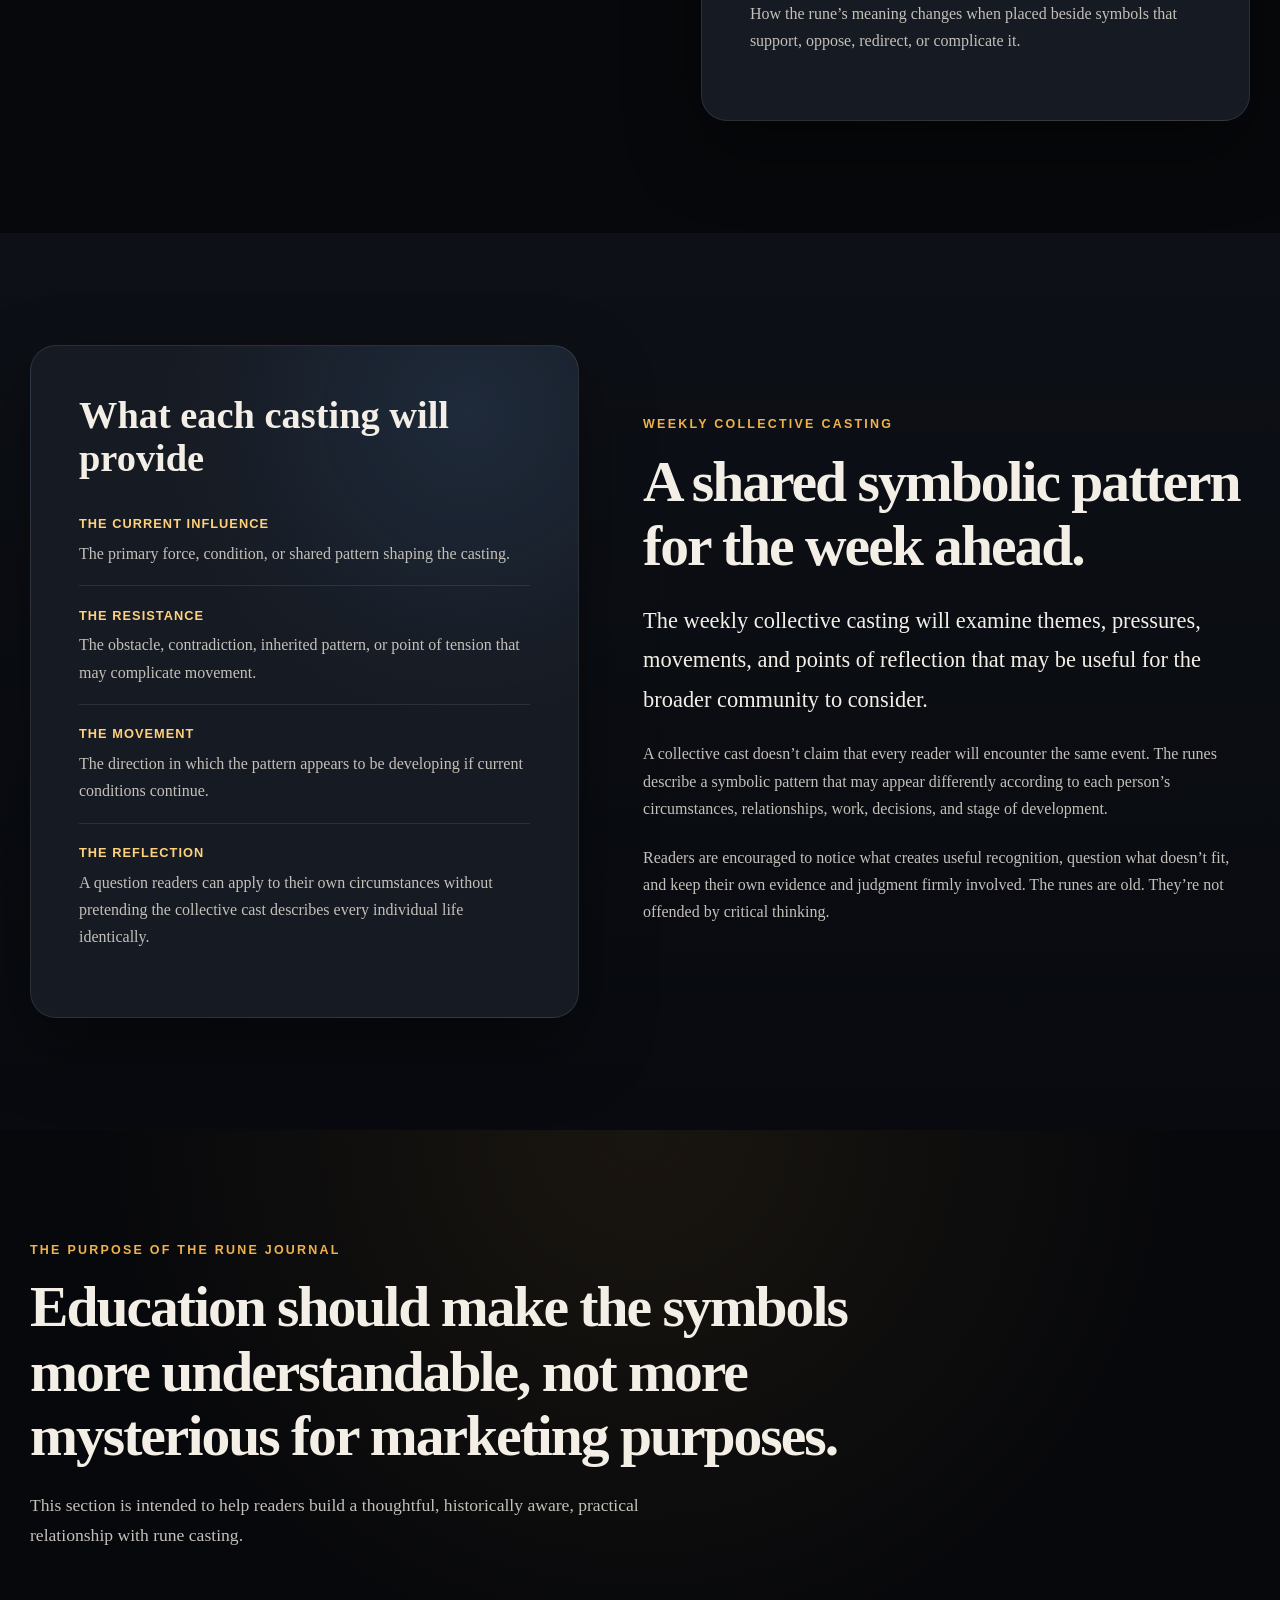
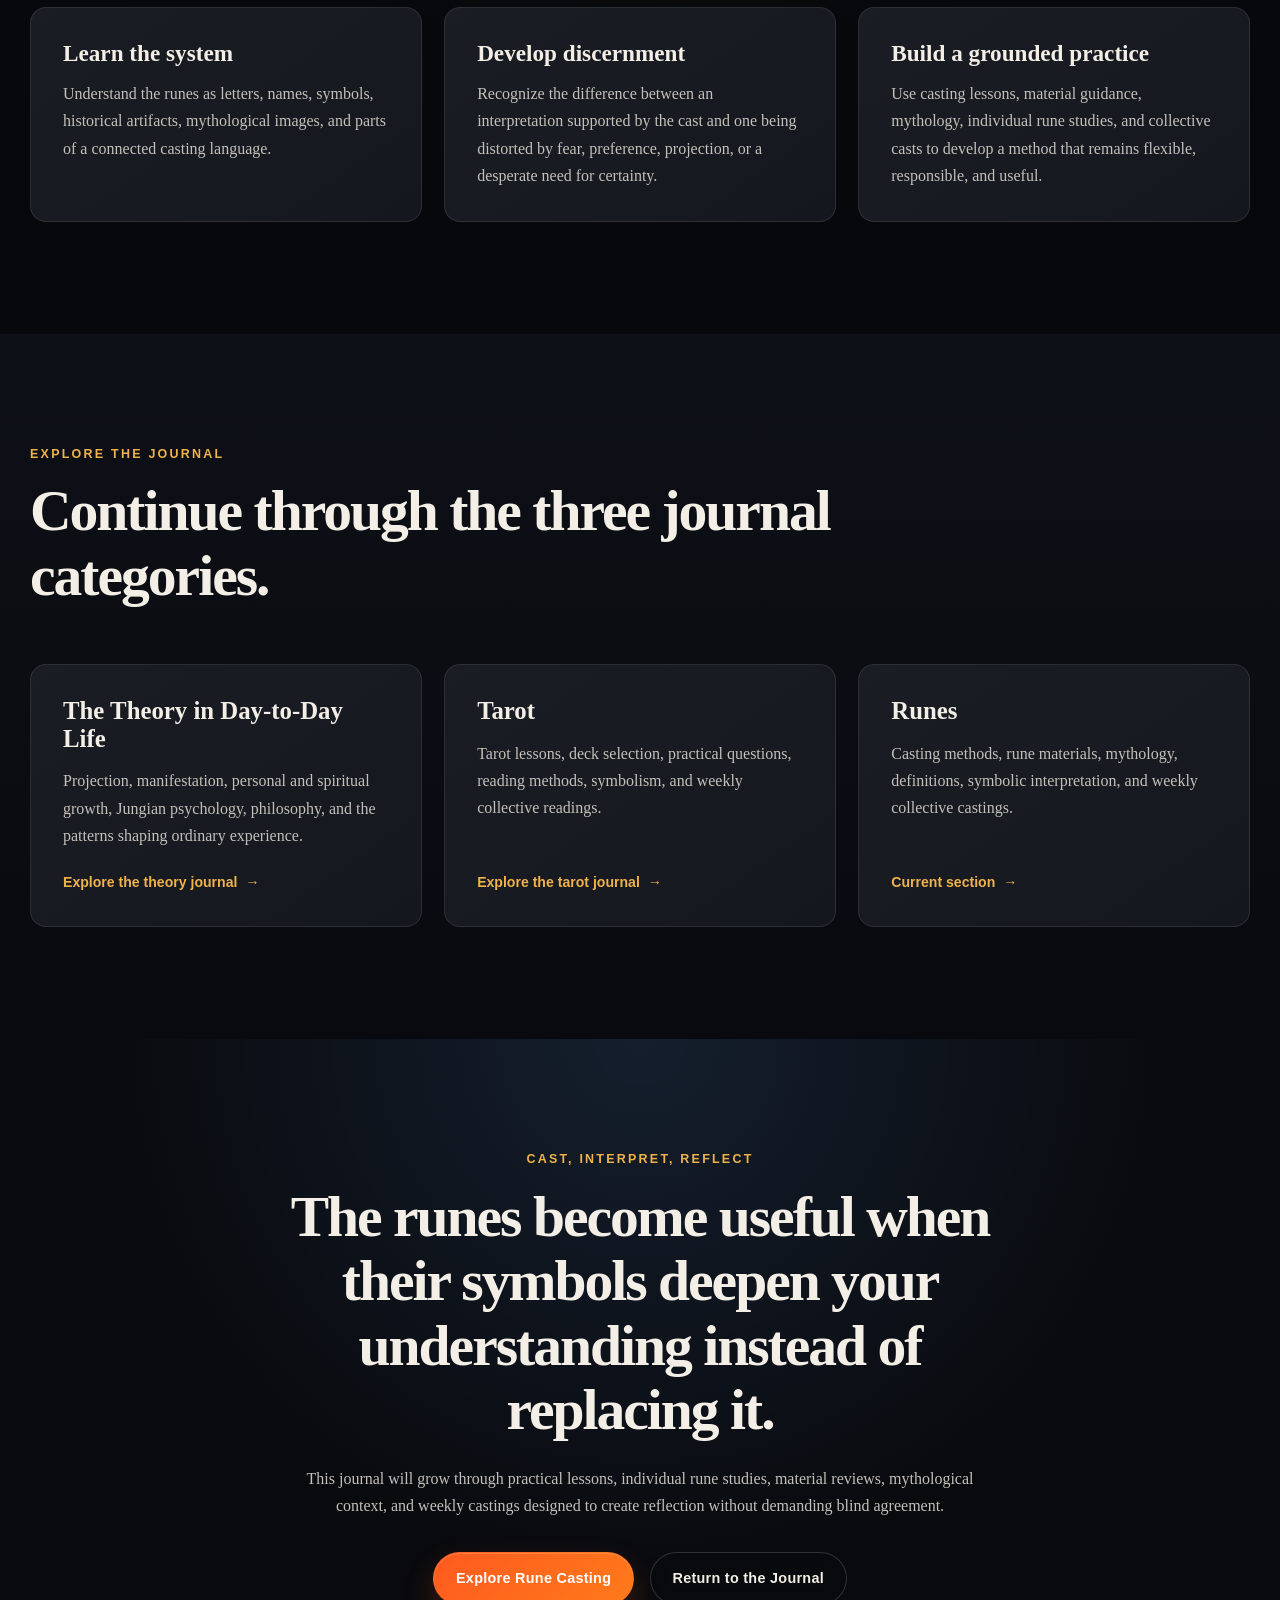
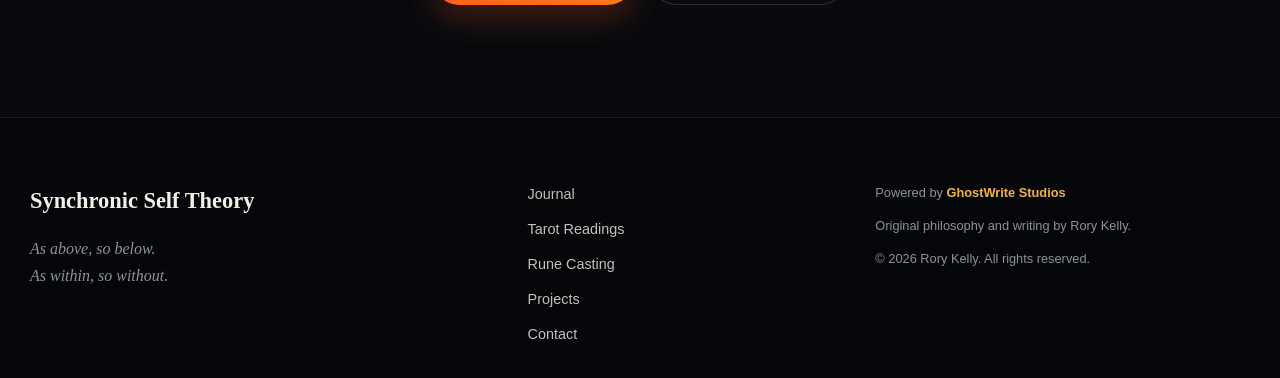
<file: pages/journal/runes.html>
<!DOCTYPE html>
<html lang="en">
<head>
  <meta charset="UTF-8">

  <meta
    name="viewport"
    content="width=device-width, initial-scale=1.0"
  >

  <title>
    Rune Journal | Synchronic Self Theory
  </title>

  <meta
    name="description"
    content="Explore rune casting, rune materials, Norse mythology, individual rune meanings, and weekly collective rune castings through the Synchronic Self Theory Journal."
  >

  <meta
    name="keywords"
    content="rune casting lessons, rune meanings, Elder Futhark definitions, rune materials, Norse rune mythology, weekly rune casting, collective rune reading, Synchronic Self Theory, Rory Kelly"
  >

  <meta name="author" content="Rory Kelly">

  <meta
    property="og:title"
    content="Rune Journal | Synchronic Self Theory"
  >

  <meta
    property="og:description"
    content="Rune-casting education, material symbolism, mythology, definitions, and weekly collective castings."
  >

  <meta
    property="og:type"
    content="website"
  >

  <meta
    property="og:url"
    content="https://synchronicselftheory.com/pages/journal/runes.html"
  >

  <meta
    property="og:image"
    content="https://synchronicselftheory.com/runes-1.jpeg"
  >

  <link
    rel="canonical"
    href="https://synchronicselftheory.com/pages/journal/runes.html"
  >

  <link
    rel="stylesheet"
    href="../../styles.css"
  >

  <style>
    /* ======================================================
       RUNE JOURNAL LANDING PAGE
       Applies only to pages/journal/runes.html
       ====================================================== */

    .rune-journal-hero {
      position: relative;
      display: grid;
      min-height: 700px;
      overflow: hidden;
      place-items: center;
      isolation: isolate;
    }

    .rune-journal-hero::before {
      position: absolute;
      inset: 0;
      z-index: -3;
      background-image: url("../../runes-1.jpeg");
      background-position: center 50%;
      background-size: cover;
      content: "";
      filter:
        brightness(0.42)
        contrast(1.08)
        saturate(0.82);
      transform: scale(1.025);
    }

    .rune-journal-hero::after {
      position: absolute;
      inset: 0;
      z-index: -2;
      background:
        linear-gradient(
          90deg,
          rgba(5, 6, 9, 0.98) 0%,
          rgba(5, 6, 9, 0.84) 46%,
          rgba(5, 6, 9, 0.5) 76%,
          rgba(5, 6, 9, 0.68) 100%
        ),
        linear-gradient(
          180deg,
          rgba(5, 6, 9, 0.12) 0%,
          rgba(5, 6, 9, 0.35) 55%,
          rgba(5, 6, 9, 0.98) 100%
        );
      content: "";
    }

    .rune-journal-hero-inner {
      width: min(100%, var(--max-width));
      margin: 0 auto;
      padding: 8rem 1.5rem;
    }

    .rune-journal-hero-copy {
      max-width: 920px;
    }

    .rune-journal-hero h1 {
      max-width: 1000px;
      margin-bottom: 1.5rem;
      font-size: clamp(3.3rem, 8vw, 7.2rem);
    }

    .rune-journal-hero .lead {
      max-width: 790px;
      margin-bottom: 0;
    }

    .journal-introduction {
      background:
        radial-gradient(
          circle at 18% 0%,
          rgba(94, 168, 255, 0.08),
          transparent 30rem
        ),
        linear-gradient(
          180deg,
          #090b0f,
          #0d1016
        );
    }

    .journal-introduction .section-inner {
      max-width: 900px;
    }

    .journal-principle {
      margin: 3rem 0;
      padding: clamp(1.8rem, 4vw, 2.8rem);
      border: 1px solid rgba(240, 178, 74, 0.22);
      border-left: 4px solid var(--gold);
      border-radius:
        0
        var(--radius-medium)
        var(--radius-medium)
        0;
      background:
        linear-gradient(
          120deg,
          rgba(240, 178, 74, 0.08),
          rgba(94, 168, 255, 0.025)
        );
      box-shadow: 0 24px 60px rgba(0, 0, 0, 0.25);
    }

    .journal-principle p {
      margin-bottom: 0;
      color: var(--text-primary);
      font-size: clamp(1.3rem, 3vw, 2.05rem);
      font-style: italic;
      line-height: 1.5;
    }

    .coverage-section {
      background:
        radial-gradient(
          circle at 86% 10%,
          rgba(240, 178, 74, 0.07),
          transparent 30rem
        ),
        var(--background);
    }

    .coverage-grid {
      display: grid;
      gap: 1.4rem;
      grid-template-columns: repeat(2, minmax(0, 1fr));
    }

    .coverage-card {
      position: relative;
      display: flex;
      min-height: 100%;
      padding: clamp(2rem, 4vw, 3rem);
      overflow: hidden;
      border: 1px solid var(--border-subtle);
      border-radius: var(--radius-large);
      background:
        linear-gradient(
          145deg,
          rgba(255, 255, 255, 0.042),
          rgba(255, 255, 255, 0.01)
        ),
        var(--background-card);
      box-shadow: 0 25px 68px rgba(0, 0, 0, 0.33);
      flex-direction: column;
      transition:
        transform var(--transition),
        border-color var(--transition),
        box-shadow var(--transition),
        background var(--transition);
    }

    .coverage-card::before {
      position: absolute;
      top: 0;
      right: 0;
      left: 0;
      height: 4px;
      content: "";
    }

    .coverage-card:nth-child(1)::before {
      background: linear-gradient(
        90deg,
        var(--storm),
        var(--gold)
      );
    }

    .coverage-card:nth-child(2)::before {
      background: linear-gradient(
        90deg,
        var(--gold),
        var(--fire)
      );
    }

    .coverage-card:nth-child(3)::before {
      background: linear-gradient(
        90deg,
        var(--storm-deep),
        var(--storm-bright)
      );
    }

    .coverage-card:nth-child(4)::before {
      background: linear-gradient(
        90deg,
        var(--fire),
        var(--gold-soft)
      );
    }

    .coverage-card:nth-child(5)::before {
      background: linear-gradient(
        90deg,
        var(--gold-soft),
        var(--storm)
      );
    }

    .coverage-card:hover {
      border-color: rgba(240, 178, 74, 0.34);
      background: var(--background-card-hover);
      box-shadow: 0 34px 80px rgba(0, 0, 0, 0.43);
      transform: translateY(-6px);
    }

    .coverage-icon {
      display: grid;
      width: 64px;
      height: 64px;
      margin-bottom: 1.7rem;
      border: 1px solid rgba(240, 178, 74, 0.22);
      border-radius: 50%;
      background:
        radial-gradient(
          circle,
          rgba(240, 178, 74, 0.12),
          transparent 72%
        );
      color: var(--gold-soft);
      font-family:
        Georgia,
        "Times New Roman",
        serif;
      font-size: 1.65rem;
      place-items: center;
    }

    .coverage-card h2 {
      margin-bottom: 1rem;
      font-size: clamp(1.9rem, 3.3vw, 3rem);
    }

    .coverage-card h3 {
      margin-top: 1.8rem;
      color: var(--gold-soft);
      font-size: 1.2rem;
    }

    .coverage-card p:last-child {
      margin-bottom: 0;
    }

    .casting-section {
      background:
        linear-gradient(
          180deg,
          #0d1016,
          #080a0f
        );
    }

    .casting-layout {
      display: grid;
      align-items: start;
      gap: 4rem;
      grid-template-columns:
        minmax(0, 0.9fr)
        minmax(0, 1.1fr);
    }

    .casting-copy {
      position: sticky;
      top: 2rem;
    }

    .casting-copy h2 {
      font-size: clamp(2.3rem, 4.5vw, 4.2rem);
    }

    .casting-list {
      display: grid;
      gap: 1rem;
    }

    .casting-item {
      display: grid;
      padding: 1.6rem;
      border: 1px solid var(--border-subtle);
      border-radius: var(--radius-medium);
      background:
        linear-gradient(
          145deg,
          rgba(255, 255, 255, 0.032),
          rgba(255, 255, 255, 0.008)
        ),
        var(--background-card);
      gap: 1.2rem;
      grid-template-columns: auto minmax(0, 1fr);
    }

    .casting-number {
      display: grid;
      width: 46px;
      height: 46px;
      border: 1px solid rgba(94, 168, 255, 0.26);
      border-radius: 50%;
      color: var(--storm-bright);
      font-family:
        Arial,
        Helvetica,
        sans-serif;
      font-size: 0.75rem;
      font-weight: 800;
      place-items: center;
    }

    .casting-item h3 {
      margin-bottom: 0.45rem;
      font-size: 1.3rem;
    }

    .casting-item p {
      margin-bottom: 0;
      font-size: 0.96rem;
    }

    .materials-section {
      background:
        radial-gradient(
          circle at 15% 10%,
          rgba(240, 178, 74, 0.08),
          transparent 29rem
        ),
        var(--background);
    }

    .materials-panel {
      display: grid;
      overflow: hidden;
      border: 1px solid var(--border-subtle);
      border-radius: var(--radius-large);
      background:
        linear-gradient(
          135deg,
          rgba(94, 168, 255, 0.045),
          rgba(240, 178, 74, 0.035)
        ),
        var(--background-raised);
      box-shadow: 0 32px 86px rgba(0, 0, 0, 0.38);
      grid-template-columns:
        minmax(0, 1fr)
        minmax(0, 0.9fr);
    }

    .materials-copy,
    .materials-list {
      padding: clamp(2.2rem, 5vw, 4.5rem);
    }

    .materials-copy {
      border-right: 1px solid var(--border-subtle);
    }

    .materials-copy h2 {
      font-size: clamp(2.3rem, 4.5vw, 4.2rem);
    }

    .materials-list {
      display: flex;
      justify-content: center;
      background:
        radial-gradient(
          circle at 80% 15%,
          rgba(94, 168, 255, 0.1),
          transparent 18rem
        );
      flex-direction: column;
    }

    .materials-list h3 {
      margin-bottom: 1.5rem;
      font-size: clamp(1.8rem, 3vw, 2.7rem);
    }

    .material-item {
      padding: 1.15rem 0;
      border-bottom: 1px solid var(--border-subtle);
    }

    .material-item:last-child {
      border-bottom: 0;
    }

    .material-item strong {
      display: block;
      margin-bottom: 0.3rem;
      color: var(--gold-soft);
      font-family:
        Arial,
        Helvetica,
        sans-serif;
      font-size: 0.8rem;
      letter-spacing: 0.08em;
      text-transform: uppercase;
    }

    .material-item p {
      margin-bottom: 0;
    }

    .mythology-section {
      background:
        linear-gradient(
          180deg,
          #0d1016,
          #080a0f
        );
    }

    .mythology-grid {
      display: grid;
      gap: 1.4rem;
      grid-template-columns: repeat(3, minmax(0, 1fr));
    }

    .mythology-card {
      padding: 2.2rem;
      border: 1px solid var(--border-subtle);
      border-radius: var(--radius-large);
      background:
        linear-gradient(
          145deg,
          rgba(255, 255, 255, 0.036),
          rgba(255, 255, 255, 0.009)
        ),
        var(--background-card);
      box-shadow: 0 24px 62px rgba(0, 0, 0, 0.3);
    }

    .mythology-card h3 {
      font-size: clamp(1.55rem, 2.8vw, 2.2rem);
    }

    .mythology-card p:last-child {
      margin-bottom: 0;
    }

    .definitions-section {
      background:
        radial-gradient(
          circle at 50% 0%,
          rgba(94, 168, 255, 0.09),
          transparent 34rem
        ),
        var(--background);
    }

    .definitions-layout {
      display: grid;
      align-items: center;
      gap: 4rem;
      grid-template-columns:
        minmax(0, 1.05fr)
        minmax(0, 0.95fr);
    }

    .definitions-copy h2 {
      font-size: clamp(2.3rem, 4.5vw, 4.2rem);
    }

    .definitions-panel {
      padding: clamp(2rem, 4vw, 3rem);
      border: 1px solid var(--border-subtle);
      border-radius: var(--radius-large);
      background:
        radial-gradient(
          circle at 80% 10%,
          rgba(240, 178, 74, 0.11),
          transparent 19rem
        ),
        var(--background-card);
      box-shadow: 0 28px 74px rgba(0, 0, 0, 0.38);
    }

    .definitions-panel h3 {
      font-size: clamp(1.8rem, 3vw, 2.7rem);
    }

    .definition-detail {
      padding: 1.15rem 0;
      border-bottom: 1px solid var(--border-subtle);
    }

    .definition-detail:last-child {
      border-bottom: 0;
    }

    .definition-detail strong {
      display: block;
      margin-bottom: 0.3rem;
      color: var(--gold-soft);
      font-family:
        Arial,
        Helvetica,
        sans-serif;
      font-size: 0.8rem;
      letter-spacing: 0.08em;
      text-transform: uppercase;
    }

    .definition-detail p {
      margin-bottom: 0;
    }

    .collective-section {
      background:
        linear-gradient(
          180deg,
          #0d1016,
          #080a0f
        );
    }

    .collective-layout {
      display: grid;
      align-items: center;
      gap: 4rem;
      grid-template-columns:
        minmax(0, 0.95fr)
        minmax(0, 1.05fr);
    }

    .collective-panel {
      padding: clamp(2rem, 4vw, 3rem);
      border: 1px solid var(--border-subtle);
      border-radius: var(--radius-large);
      background:
        radial-gradient(
          circle at 80% 10%,
          rgba(94, 168, 255, 0.11),
          transparent 19rem
        ),
        var(--background-card);
      box-shadow: 0 28px 74px rgba(0, 0, 0, 0.38);
    }

    .collective-panel h3 {
      font-size: clamp(1.8rem, 3vw, 2.7rem);
    }

    .collective-detail {
      padding: 1.15rem 0;
      border-bottom: 1px solid var(--border-subtle);
    }

    .collective-detail:last-child {
      border-bottom: 0;
    }

    .collective-detail strong {
      display: block;
      margin-bottom: 0.3rem;
      color: var(--gold-soft);
      font-family:
        Arial,
        Helvetica,
        sans-serif;
      font-size: 0.8rem;
      letter-spacing: 0.08em;
      text-transform: uppercase;
    }

    .collective-detail p {
      margin-bottom: 0;
    }

    .collective-copy h2 {
      font-size: clamp(2.3rem, 4.5vw, 4.2rem);
    }

    .journal-purpose-section {
      background:
        radial-gradient(
          circle at 50% 0%,
          rgba(240, 178, 74, 0.08),
          transparent 34rem
        ),
        var(--background);
    }

    .purpose-grid {
      display: grid;
      gap: 1.4rem;
      grid-template-columns: repeat(3, minmax(0, 1fr));
    }

    .purpose-card {
      padding: 2rem;
      border: 1px solid var(--border-subtle);
      border-radius: var(--radius-medium);
      background:
        linear-gradient(
          145deg,
          rgba(255, 255, 255, 0.035),
          rgba(255, 255, 255, 0.009)
        ),
        var(--background-raised);
    }

    .purpose-card h3 {
      font-size: 1.45rem;
    }

    .purpose-card p:last-child {
      margin-bottom: 0;
    }

    .category-navigation {
      background:
        linear-gradient(
          180deg,
          #0d1016,
          #080a0f
        );
    }

    .category-grid {
      display: grid;
      gap: 1.4rem;
      grid-template-columns: repeat(3, minmax(0, 1fr));
    }

    .category-card {
      display: flex;
      min-height: 100%;
      padding: 2rem;
      border: 1px solid var(--border-subtle);
      border-radius: var(--radius-medium);
      background:
        linear-gradient(
          145deg,
          rgba(255, 255, 255, 0.035),
          rgba(255, 255, 255, 0.009)
        ),
        var(--background-raised);
      flex-direction: column;
      transition:
        transform var(--transition),
        border-color var(--transition),
        box-shadow var(--transition);
    }

    .category-card:hover,
    .category-card:focus-visible {
      border-color: rgba(240, 178, 74, 0.34);
      box-shadow: 0 26px 65px rgba(0, 0, 0, 0.36);
      transform: translateY(-5px);
    }

    .category-card h3 {
      font-size: 1.55rem;
    }

    .category-card p {
      flex-grow: 1;
    }

    .category-link {
      display: inline-flex;
      align-items: center;
      gap: 0.5rem;
      color: var(--gold);
      font-family:
        Arial,
        Helvetica,
        sans-serif;
      font-size: 0.88rem;
      font-weight: 700;
      transition:
        color var(--transition),
        gap var(--transition);
    }

    .category-card:hover .category-link,
    .category-card:focus-visible .category-link {
      gap: 0.8rem;
      color: var(--gold-soft);
    }

    .rune-journal-closing {
      overflow: hidden;
      background:
        radial-gradient(
          circle at 50% 0%,
          rgba(94, 168, 255, 0.13),
          transparent 34rem
        ),
        #090a0e;
      text-align: center;
    }

    .rune-journal-closing p:not(.section-label) {
      max-width: 720px;
      margin-right: auto;
      margin-left: auto;
    }

    .closing-actions {
      display: flex;
      flex-wrap: wrap;
      justify-content: center;
      gap: 1rem;
      margin-top: 2rem;
    }

    @media (max-width: 980px) {
      .casting-layout,
      .definitions-layout,
      .collective-layout {
        grid-template-columns: 1fr;
      }

      .casting-copy {
        position: static;
      }

      .materials-panel {
        grid-template-columns: 1fr;
      }

      .materials-copy {
        border-right: 0;
        border-bottom: 1px solid var(--border-subtle);
      }

      .mythology-grid,
      .purpose-grid,
      .category-grid {
        grid-template-columns: 1fr;
      }
    }

    @media (max-width: 760px) {
      .rune-journal-hero {
        min-height: 620px;
      }

      .rune-journal-hero-inner {
        padding-top: 7rem;
        padding-bottom: 7rem;
      }

      .coverage-grid {
        grid-template-columns: 1fr;
      }

      .closing-actions {
        align-items: stretch;
        flex-direction: column;
      }

      .closing-actions .button {
        width: 100%;
      }
    }
  </style>
</head>

<body>

  <!-- ======================================================
       SITE HEADER
       ====================================================== -->

  <header class="site-header">

    <div class="studio-credit studio-credit-top">
      <span>Powered by</span>

      <a
        href="https://ghostwritestudios.com/"
        target="_blank"
        rel="noopener noreferrer"
      >
        GhostWrite Studios
      </a>
    </div>

    <div class="header-inner">

      <a
        class="site-identity"
        href="../../index.html"
        aria-label="Synchronic Self Theory home"
      >
        <span class="site-name">
          Synchronic Self Theory
        </span>

        <span class="site-motto">
          As within, so without.
        </span>
      </a>

      <button
        class="menu-toggle"
        type="button"
        aria-label="Open navigation menu"
        aria-expanded="false"
        aria-controls="primary-navigation"
      >
        <span></span>
        <span></span>
        <span></span>
      </button>

      <nav
        id="primary-navigation"
        class="primary-navigation"
        aria-label="Primary navigation"
      >
        <a href="../../index.html">
          Home
        </a>

        <a
          class="active"
          href="../journal.html"
        >
          Journal
        </a>

        <a href="../tarot.html">
          Tarot Readings
        </a>

        <a href="../runes.html">
          Rune Casting
        </a>

        <a href="../projects.html">
          Projects
        </a>

        <a href="../contact.html">
          Contact
        </a>
      </nav>

    </div>

  </header>


  <main>

    <!-- ======================================================
         HERO
         ====================================================== -->

    <section class="rune-journal-hero">

      <div class="rune-journal-hero-inner">

        <div class="rune-journal-hero-copy">

          <p class="eyebrow">
            History, practice, symbolism, and weekly reflection
          </p>

          <h1>
            The Rune Journal
          </h1>

          <p class="lead">
            Rune-casting education, material symbolism, mythology,
            individual rune meanings, and weekly collective castings
            interpreted through Synchronic Self Theory.
          </p>

        </div>

      </div>

    </section>


    <!-- ======================================================
         INTRODUCTION
         ====================================================== -->

    <section class="section journal-introduction">

      <div class="section-inner narrow">

        <p class="section-label">
          Learning the Runic Language
        </p>

        <h2>
          A rune carries a sound, a name, a symbol, and a relationship
          with the runes cast beside it.
        </h2>

        <p class="lead">
          The Rune Journal is the educational side of rune casting
          within Synchronic Self Theory. It’s where history, mythology,
          materials, definitions, casting methods, and interpretation
          are examined in greater depth.
        </p>

        <p>
          Runes weren’t created as a modern fortune-telling system.
          They began as written characters used by Germanic-speaking
          peoples, and their later symbolic use developed around the
          ideas carried by their names, sounds, poems, myths, and
          surviving inscriptions.
        </p>

        <p>
          Learning rune casting therefore requires more than memorizing
          a short definition for each symbol. A rune’s meaning changes
          according to the question, its placement, nearby runes,
          orientation, casting method, material, and the pattern created
          by the cast as a whole.
        </p>

        <div class="journal-principle">

          <p>
            The rune provides the symbol. The cast reveals the
            relationship. Interpretation begins where the two meet.
          </p>

        </div>

        <p>
          This section will help readers understand that relationship
          through practical education, historical context, individual
          rune study, and a recurring collective casting.
        </p>

      </div>

    </section>


    <!-- ======================================================
         COVERAGE
         ====================================================== -->

    <section class="section coverage-section">

      <div class="section-inner">

        <div class="section-heading">

          <p class="section-label">
            What This Journal Covers
          </p>

          <h2>
            Five paths into understanding the runes.
          </h2>

          <p>
            The journal combines history, technique, material awareness,
            and regular practice instead of pretending a rune dictionary
            alone can do all the heavy lifting.
          </p>

        </div>

        <div class="coverage-grid">

          <article class="coverage-card">

            <div
              class="coverage-icon"
              aria-hidden="true"
            >
              ᚱ
            </div>

            <h2>
              Rune Casting
            </h2>

            <p>
              Practical education on preparing a question, choosing a
              casting method, reading placement, identifying
              relationships, and interpreting the cast as one connected
              pattern.
            </p>

            <h3>
              The focus
            </h3>

            <p>
              Single-rune draws, three-rune casts, larger casting
              patterns, orientation, position, context, clarifying
              questions, and the difference between reflection and
              forced prediction.
            </p>

          </article>


          <article class="coverage-card">

            <div
              class="coverage-icon"
              aria-hidden="true"
            >
              ◈
            </div>

            <h2>
              Rune Materials
            </h2>

            <p>
              Examination of how stone, ceramic, wood, bone, glass,
              metal, and other materials change the physical and
              symbolic character of a rune set.
            </p>

            <h3>
              The focus
            </h3>

            <p>
              Weight, texture, durability, visibility, portability,
              symbolism, craftsmanship, casting behavior, and choosing
              a material suited to the reader’s intended practice.
            </p>

          </article>


          <article class="coverage-card">

            <div
              class="coverage-icon"
              aria-hidden="true"
            >
              ◉
            </div>

            <h2>
              Runic Mythology
            </h2>

            <p>
              Articles exploring Odin’s sacrifice, the world tree,
              Mímir’s well, Freyja’s magical knowledge, fate, wisdom,
              ordeal, and the mythological ideas surrounding the runes.
            </p>

            <h3>
              The focus
            </h3>

            <p>
              Separating surviving sources from modern interpretation
              while examining why these myths still matter to
              contemporary rune practice.
            </p>

          </article>


          <article class="coverage-card">

            <div
              class="coverage-icon"
              aria-hidden="true"
            >
              ᚠ
            </div>

            <h2>
              Runes and Their Definitions
            </h2>

            <p>
              Individual study of the runes, including their names,
              sounds, historical associations, rune poems, symbolic
              meanings, and relationships with nearby runes.
            </p>

            <h3>
              The focus
            </h3>

            <p>
              Upright meanings, contextual meanings, tensions between
              runes, modern interpretation, and why one-word
              definitions rarely survive contact with an actual cast.
            </p>

          </article>


          <article class="coverage-card">

            <div
              class="coverage-icon"
              aria-hidden="true"
            >
              ✦
            </div>

            <h2>
              Weekly Collective Casting
            </h2>

            <p>
              A recurring rune cast examining the shared themes,
              tensions, movements, and questions that may be useful for
              the wider community during the coming week.
            </p>

            <h3>
              The focus
            </h3>

            <p>
              Collective reflection, practical choices, points of
              resistance, emerging opportunities, personal
              responsibility, and questions readers can consider in
              their own circumstances.
            </p>

          </article>

        </div>

      </div>

    </section>


    <!-- ======================================================
         RUNE CASTING
         ====================================================== -->

    <section class="section casting-section">

      <div class="section-inner casting-layout">

        <div class="casting-copy">

          <p class="section-label">
            Rune-Casting Lessons
          </p>

          <h2>
            A casting is a pattern, not a row of isolated definitions.
          </h2>

          <p class="lead">
            Rune-casting lessons in this journal will focus on how the
            symbols interact, how placement changes meaning, and how a
            reader builds an interpretation without forcing certainty.
          </p>

          <p>
            The aim isn’t to create one mandatory casting system. It’s
            to give readers enough structure to understand why a cast
            works and enough flexibility to develop a method suited to
            their own practice.
          </p>

        </div>


        <div class="casting-list">

          <article class="casting-item">

            <span class="casting-number">
              01
            </span>

            <div>
              <h3>
                Forming the question
              </h3>

              <p>
                Learning how to ask questions that create room for
                movement, reflection, and useful interpretation rather
                than reducing the cast to a strained yes or no.
              </p>
            </div>

          </article>


          <article class="casting-item">

            <span class="casting-number">
              02
            </span>

            <div>
              <h3>
                Choosing the cast
              </h3>

              <p>
                Matching single-rune, three-rune, and larger casting
                methods to the depth and complexity of the question.
              </p>
            </div>

          </article>


          <article class="casting-item">

            <span class="casting-number">
              03
            </span>

            <div>
              <h3>
                Reading position
              </h3>

              <p>
                Understanding how placement, proximity, direction,
                grouping, separation, and orientation influence the
                relationship between runes.
              </p>
            </div>

          </article>


          <article class="casting-item">

            <span class="casting-number">
              04
            </span>

            <div>
              <h3>
                Building the pattern
              </h3>

              <p>
                Moving from individual definitions toward the larger
                tension, movement, or sequence created by the entire
                cast.
              </p>
            </div>

          </article>


          <article class="casting-item">

            <span class="casting-number">
              05
            </span>

            <div>
              <h3>
                Testing the interpretation
              </h3>

              <p>
                Comparing the symbolic reading with the questioner’s
                lived circumstances and recognizing where projection,
                preference, fear, or wishful thinking may be entering.
              </p>
            </div>

          </article>

        </div>

      </div>

    </section>


    <!-- ======================================================
         RUNE MATERIALS
         ====================================================== -->

    <section class="section materials-section">

      <div class="section-inner">

        <div class="materials-panel">

          <div class="materials-copy">

            <p class="section-label">
              Materials and Meaning
            </p>

            <h2>
              The symbol may remain the same. The experience of casting
              it doesn’t.
            </h2>

            <p class="lead">
              The material used for a rune set affects its weight,
              texture, sound, durability, visibility, movement, and
              symbolic atmosphere.
            </p>

            <p>
              A ceramic rune and a polished stone rune may carry the
              same symbol, but they don’t land with the same sound,
              move across a casting surface in the same way, or create
              the same visual emphasis.
            </p>

            <p>
              Articles in this section will examine both practical and
              symbolic considerations. The goal isn’t to declare one
              material inherently more powerful. It’s to understand how
              different materials support different styles of practice.
            </p>

            <p>
              A rune set should be readable, durable enough for its
              intended use, physically comfortable to handle, and suited
              to the kinds of castings the reader expects to perform.
            </p>

          </div>


          <div class="materials-list">

            <h3>
              What material changes
            </h3>

            <div class="material-item">

              <strong>
                Weight
              </strong>

              <p>
                Heavier runes land firmly and may remain closer to where
                they fall, while lighter materials can scatter farther
                across the casting surface.
              </p>

            </div>

            <div class="material-item">

              <strong>
                Texture
              </strong>

              <p>
                Smooth, rough, porous, and polished surfaces affect how
                the runes feel in the hand and how easily they move
                against one another.
              </p>

            </div>

            <div class="material-item">

              <strong>
                Visibility
              </strong>

              <p>
                Contrast between the symbol and the material matters,
                particularly when reading several runes across a larger
                casting area.
              </p>

            </div>

            <div class="material-item">

              <strong>
                Durability
              </strong>

              <p>
                Different materials respond differently to repeated
                casting, travel, moisture, impact, and ordinary use.
              </p>

            </div>

            <div class="material-item">

              <strong>
                Symbolic association
              </strong>

              <p>
                Earth, fire, craftsmanship, natural formation, color,
                rarity, and cultural history may influence how a reader
                relates to a particular set.
              </p>

            </div>

          </div>

        </div>

      </div>

    </section>


    <!-- ======================================================
         MYTHOLOGY
         ====================================================== -->

    <section class="section mythology-section">

      <div class="section-inner">

        <div class="section-heading">

          <p class="section-label">
            The Mythology Behind the Runes
          </p>

          <h2>
            Knowledge, sacrifice, fate, and the cost of seeing more.
          </h2>

          <p>
            The mythology surrounding the runes gives them a symbolic
            context that reaches far beyond a list of convenient
            divinatory keywords.
          </p>

        </div>

        <div class="mythology-grid">

          <article class="mythology-card">

            <p class="section-label">
              Odin
            </p>

            <h3>
              The ordeal of knowledge
            </h3>

            <p>
              Odin’s myths connect wisdom with sacrifice. His eye is
              exchanged for a drink from Mímir’s well, while his
              discovery of the runes comes through a separate ordeal on
              the world tree.
            </p>

            <p>
              These stories present knowledge as something that changes
              the seeker because it requires the surrender of an earlier
              way of seeing.
            </p>

          </article>


          <article class="mythology-card">

            <p class="section-label">
              Freyja
            </p>

            <h3>
              Magic, intuition, and embodied knowing
            </h3>

            <p>
              Freyja is associated with seiðr, hidden knowledge, fate,
              desire, transformation, and magical practice. Modern rune
              traditions often place her beside the runes as a symbol
              of intuitive and receptive knowledge.
            </p>

            <p>
              Her role provides a counterpoint to Odin’s pursuit:
              knowledge may be sought through ordeal, but it may also be
              entered through intuition, relationship, embodiment, and
              altered perception.
            </p>

          </article>


          <article class="mythology-card">

            <p class="section-label">
              Fate and the World Tree
            </p>

            <h3>
              Pattern within a larger system
            </h3>

            <p>
              Norse mythology places individual lives within a larger
              network of forces, relationships, memory, consequence,
              and fate.
            </p>

            <p>
              Rune casting reflects this interconnected view. One rune
              rarely explains the entire situation. Meaning emerges
              through the relationship between the symbol, the cast,
              the question, and the wider pattern already in motion.
            </p>

          </article>

        </div>

      </div>

    </section>


    <!-- ======================================================
         RUNE DEFINITIONS
         ====================================================== -->

    <section class="section definitions-section">

      <div class="section-inner definitions-layout">

        <div class="definitions-copy">

          <p class="section-label">
            Runes and Their Definitions
          </p>

          <h2>
            A definition is a beginning, not the entire interpretation.
          </h2>

          <p class="lead">
            The rune reference section will examine individual runes
            through their names, sounds, historical associations,
            symbolic meanings, rune poems, and relationships with other
            runes.
          </p>

          <p>
            Short definitions are useful for orientation, but they can
            become misleading when treated as fixed answers. A rune
            associated with wealth may also speak about exchange,
            responsibility, movement, attachment, value, or the burden
            of maintaining what has been gained.
          </p>

          <p>
            Meaning changes according to context. The same rune may
            describe an opportunity in one cast, a warning in another,
            and a tension between two competing forces in a third.
          </p>

        </div>


        <div class="definitions-panel">

          <h3>
            What each rune study will examine
          </h3>

          <div class="definition-detail">

            <strong>
              Name and sound
            </strong>

            <p>
              The rune’s phonetic value and the name traditionally used
              to identify it.
            </p>

          </div>

          <div class="definition-detail">

            <strong>
              Historical context
            </strong>

            <p>
              Inscriptions, alphabet position, surviving evidence, and
              the limits of what can be stated with confidence.
            </p>

          </div>

          <div class="definition-detail">

            <strong>
              Rune poems
            </strong>

            <p>
              The poetic images and cultural associations preserved in
              later runic traditions.
            </p>

          </div>

          <div class="definition-detail">

            <strong>
              Symbolic meaning
            </strong>

            <p>
              The themes commonly associated with the rune in modern
              reflective and divinatory practice.
            </p>

          </div>

          <div class="definition-detail">

            <strong>
              Relationships
            </strong>

            <p>
              How the rune’s meaning changes when placed beside symbols
              that support, oppose, redirect, or complicate it.
            </p>

          </div>

        </div>

      </div>

    </section>


    <!-- ======================================================
         WEEKLY COLLECTIVE CASTING
         ====================================================== -->

    <section class="section collective-section">

      <div class="section-inner collective-layout">

        <div class="collective-panel">

          <h3>
            What each casting will provide
          </h3>

          <div class="collective-detail">

            <strong>
              The current influence
            </strong>

            <p>
              The primary force, condition, or shared pattern shaping
              the casting.
            </p>

          </div>

          <div class="collective-detail">

            <strong>
              The resistance
            </strong>

            <p>
              The obstacle, contradiction, inherited pattern, or point
              of tension that may complicate movement.
            </p>

          </div>

          <div class="collective-detail">

            <strong>
              The movement
            </strong>

            <p>
              The direction in which the pattern appears to be
              developing if current conditions continue.
            </p>

          </div>

          <div class="collective-detail">

            <strong>
              The reflection
            </strong>

            <p>
              A question readers can apply to their own circumstances
              without pretending the collective cast describes every
              individual life identically.
            </p>

          </div>

        </div>


        <div class="collective-copy">

          <p class="section-label">
            Weekly Collective Casting
          </p>

          <h2>
            A shared symbolic pattern for the week ahead.
          </h2>

          <p class="lead">
            The weekly collective casting will examine themes,
            pressures, movements, and points of reflection that may be
            useful for the broader community to consider.
          </p>

          <p>
            A collective cast doesn’t claim that every reader will
            encounter the same event. The runes describe a symbolic
            pattern that may appear differently according to each
            person’s circumstances, relationships, work, decisions, and
            stage of development.
          </p>

          <p>
            Readers are encouraged to notice what creates useful
            recognition, question what doesn’t fit, and keep their own
            evidence and judgment firmly involved. The runes are old.
            They’re not offended by critical thinking.
          </p>

        </div>

      </div>

    </section>


    <!-- ======================================================
         PURPOSE
         ====================================================== -->

    <section class="section journal-purpose-section">

      <div class="section-inner">

        <div class="section-heading">

          <p class="section-label">
            The Purpose of the Rune Journal
          </p>

          <h2>
            Education should make the symbols more understandable, not
            more mysterious for marketing purposes.
          </h2>

          <p>
            This section is intended to help readers build a thoughtful,
            historically aware, practical relationship with rune
            casting.
          </p>

        </div>

        <div class="purpose-grid">

          <article class="purpose-card">

            <h3>
              Learn the system
            </h3>

            <p>
              Understand the runes as letters, names, symbols,
              historical artifacts, mythological images, and parts of a
              connected casting language.
            </p>

          </article>


          <article class="purpose-card">

            <h3>
              Develop discernment
            </h3>

            <p>
              Recognize the difference between an interpretation
              supported by the cast and one being distorted by fear,
              preference, projection, or a desperate need for certainty.
            </p>

          </article>


          <article class="purpose-card">

            <h3>
              Build a grounded practice
            </h3>

            <p>
              Use casting lessons, material guidance, mythology,
              individual rune studies, and collective casts to develop a
              method that remains flexible, responsible, and useful.
            </p>

          </article>

        </div>

      </div>

    </section>


    <!-- ======================================================
         JOURNAL NAVIGATION
         ====================================================== -->

    <section class="section category-navigation">

      <div class="section-inner">

        <div class="section-heading">

          <p class="section-label">
            Explore the Journal
          </p>

          <h2>
            Continue through the three journal categories.
          </h2>

        </div>

        <div class="category-grid">

          <a
            class="category-card"
            href="theory.html"
          >

            <h3>
              The Theory in Day-to-Day Life
            </h3>

            <p>
              Projection, manifestation, personal and spiritual growth,
              Jungian psychology, philosophy, and the patterns shaping
              ordinary experience.
            </p>

            <span class="category-link">
              Explore the theory journal
              <span aria-hidden="true">→</span>
            </span>

          </a>


          <a
            class="category-card"
            href="tarot.html"
          >

            <h3>
              Tarot
            </h3>

            <p>
              Tarot lessons, deck selection, practical questions,
              reading methods, symbolism, and weekly collective
              readings.
            </p>

            <span class="category-link">
              Explore the tarot journal
              <span aria-hidden="true">→</span>
            </span>

          </a>


          <a
            class="category-card"
            href="runes.html"
          >

            <h3>
              Runes
            </h3>

            <p>
              Casting methods, rune materials, mythology, definitions,
              symbolic interpretation, and weekly collective castings.
            </p>

            <span class="category-link">
              Current section
              <span aria-hidden="true">→</span>
            </span>

          </a>

        </div>

      </div>

    </section>


    <!-- ======================================================
         CLOSING
         ====================================================== -->

    <section class="section rune-journal-closing">

      <div class="section-inner narrow">

        <p class="section-label">
          Cast, Interpret, Reflect
        </p>

        <h2>
          The runes become useful when their symbols deepen your
          understanding instead of replacing it.
        </h2>

        <p>
          This journal will grow through practical lessons, individual
          rune studies, material reviews, mythological context, and
          weekly castings designed to create reflection without
          demanding blind agreement.
        </p>

        <div class="closing-actions">

          <a
            class="button button-primary"
            href="../runes.html"
          >
            Explore Rune Casting
          </a>

          <a
            class="button button-secondary"
            href="../journal.html"
          >
            Return to the Journal
          </a>

        </div>

      </div>

    </section>

  </main>


  <!-- ======================================================
       SITE FOOTER
       ====================================================== -->

  <footer class="site-footer">

    <div class="footer-inner">

      <div class="footer-brand">

        <a
          class="footer-site-name"
          href="../../index.html"
        >
          Synchronic Self Theory
        </a>

        <p>
          As above, so below.<br>
          As within, so without.
        </p>

      </div>

      <nav
        class="footer-navigation"
        aria-label="Footer navigation"
      >
        <a href="../journal.html">
          Journal
        </a>

        <a href="../tarot.html">
          Tarot Readings
        </a>

        <a href="../runes.html">
          Rune Casting
        </a>

        <a href="../projects.html">
          Projects
        </a>

        <a href="../contact.html">
          Contact
        </a>
      </nav>

      <div class="footer-credit">

        <p>
          Powered by
          <a
            href="https://ghostwritestudios.com/"
            target="_blank"
            rel="noopener noreferrer"
          >
            GhostWrite Studios
          </a>
        </p>

        <p>
          Original philosophy and writing by Rory Kelly.
        </p>

        <p>
          &copy; 2026 Rory Kelly. All rights reserved.
        </p>

      </div>

    </div>

  </footer>


  <!-- ======================================================
       MOBILE NAVIGATION
       ====================================================== -->

  <script>
    const menuToggle = document.querySelector(".menu-toggle");

    const primaryNavigation = document.querySelector(
      ".primary-navigation"
    );

    if (menuToggle && primaryNavigation) {
      menuToggle.addEventListener("click", () => {
        const isOpen =
          menuToggle.getAttribute("aria-expanded") === "true";

        menuToggle.setAttribute(
          "aria-expanded",
          String(!isOpen)
        );

        primaryNavigation.classList.toggle(
          "navigation-open"
        );
      });
    }
  </script>

</body>
</html>
</file>
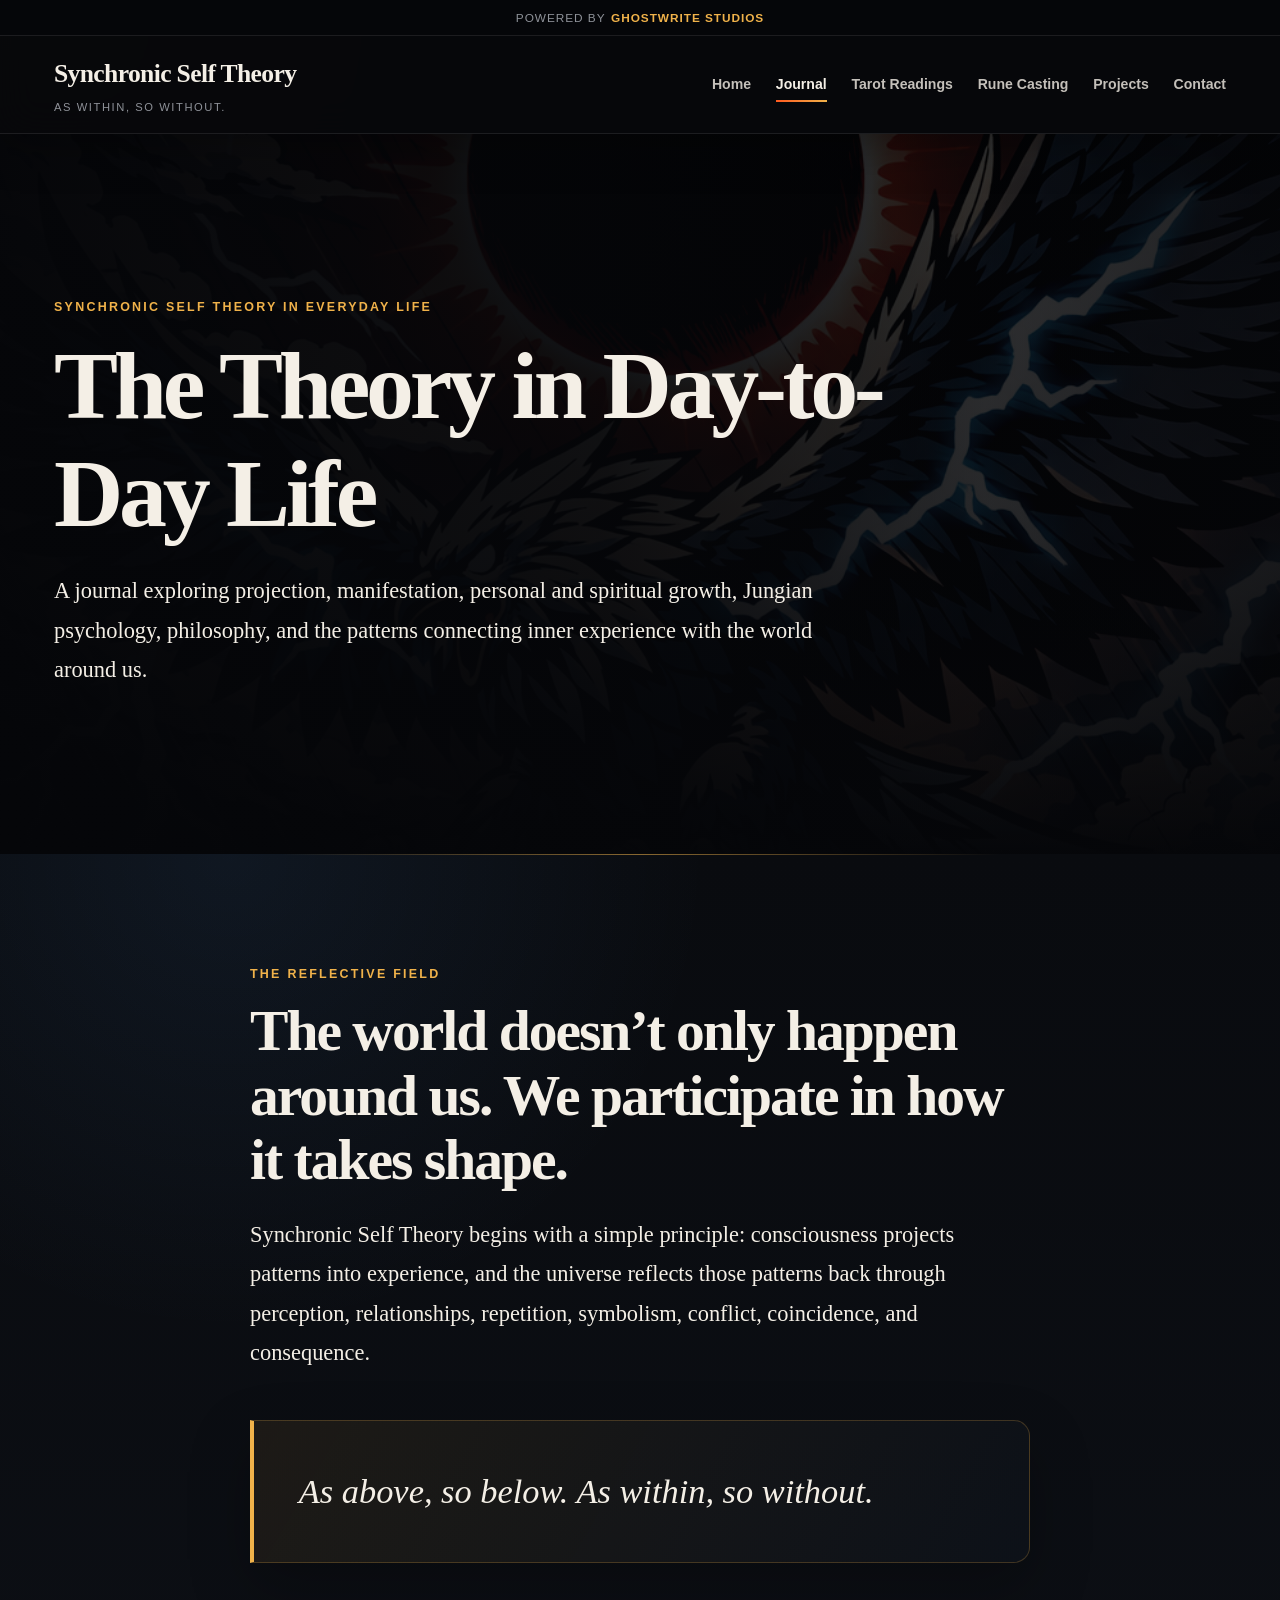
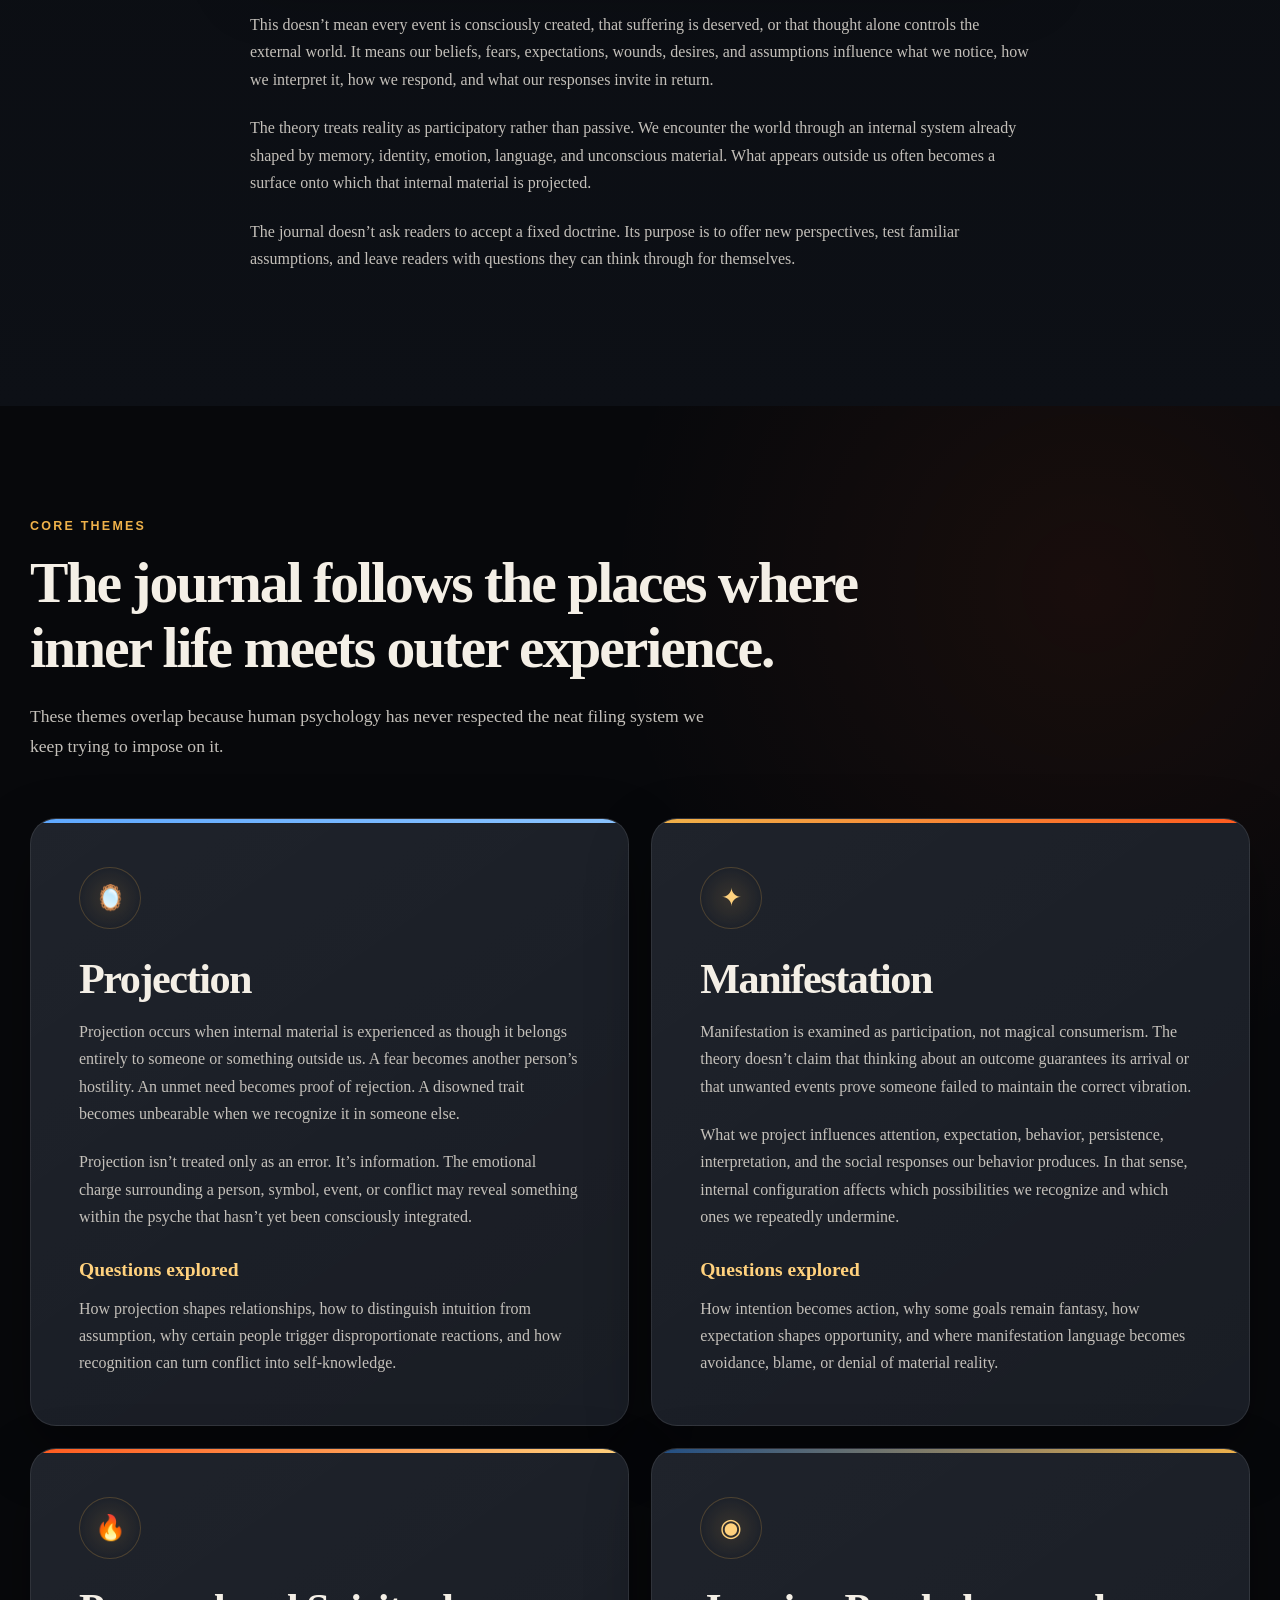
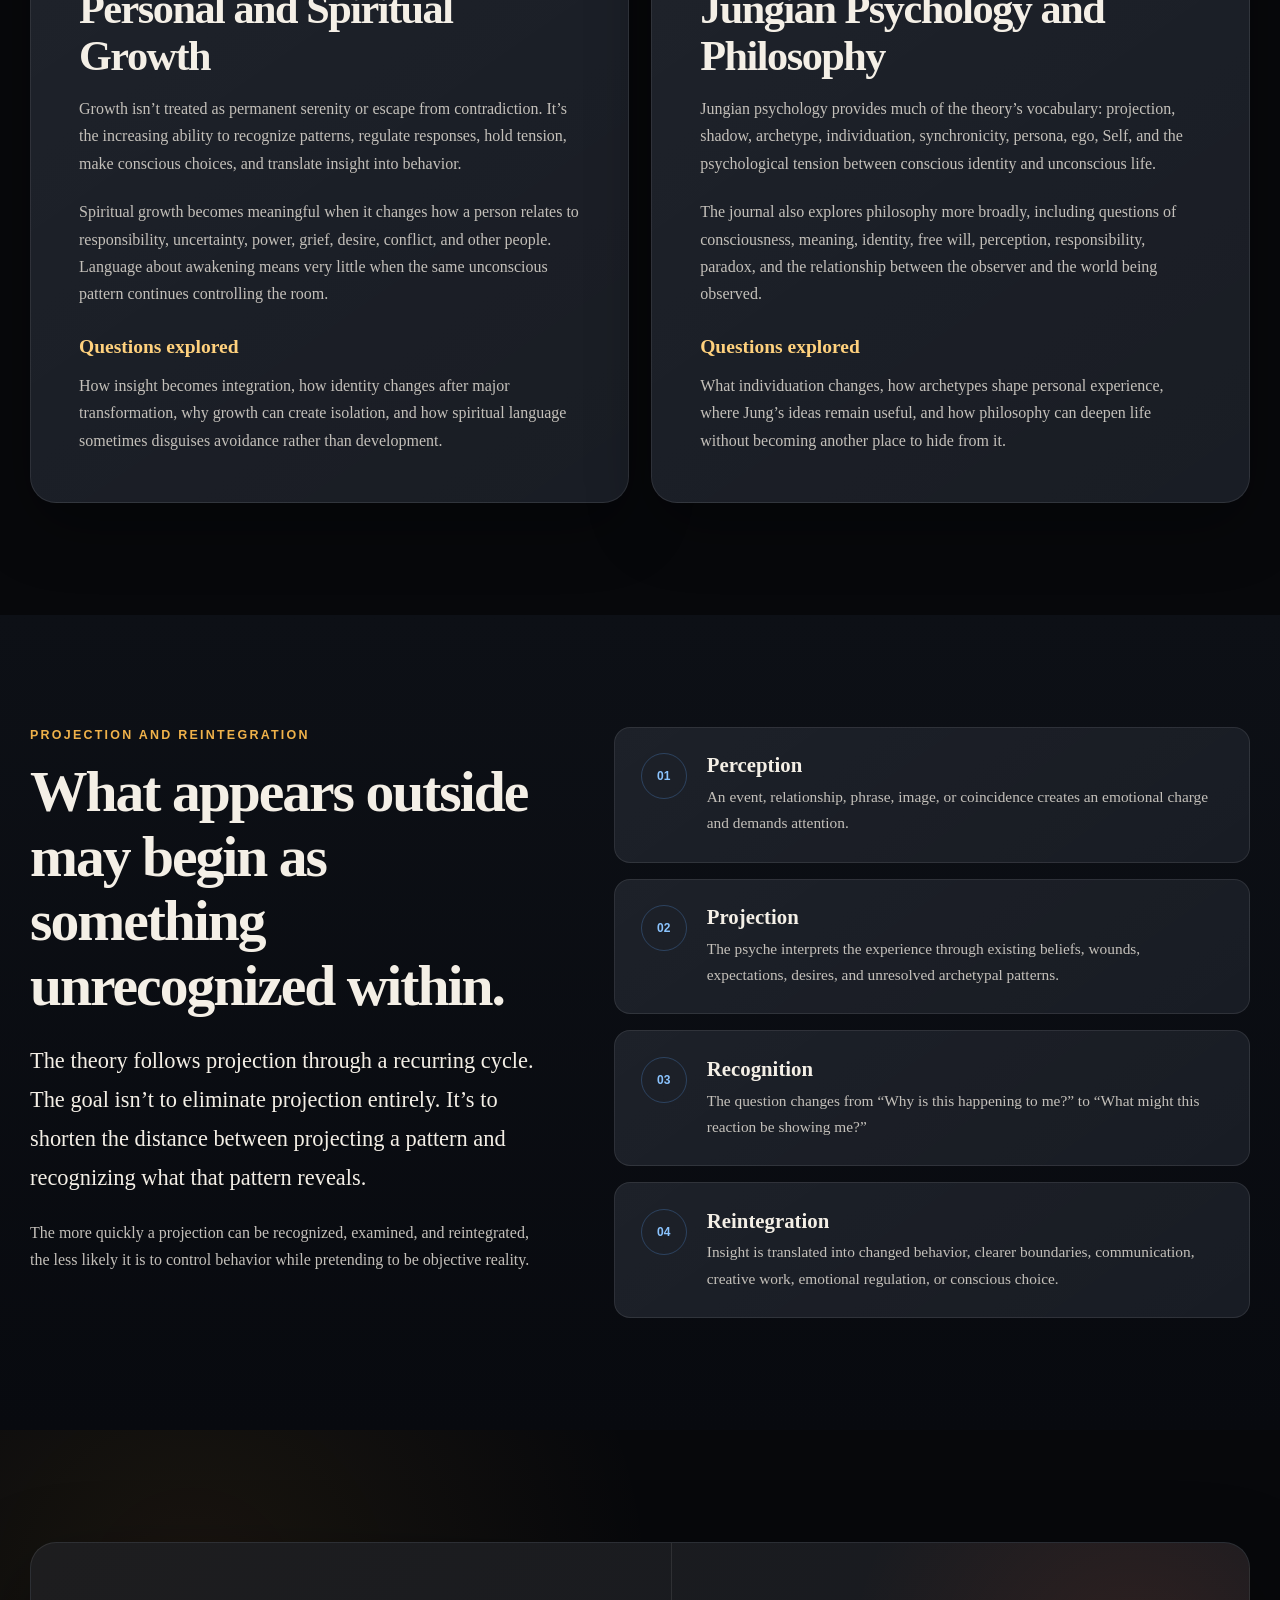
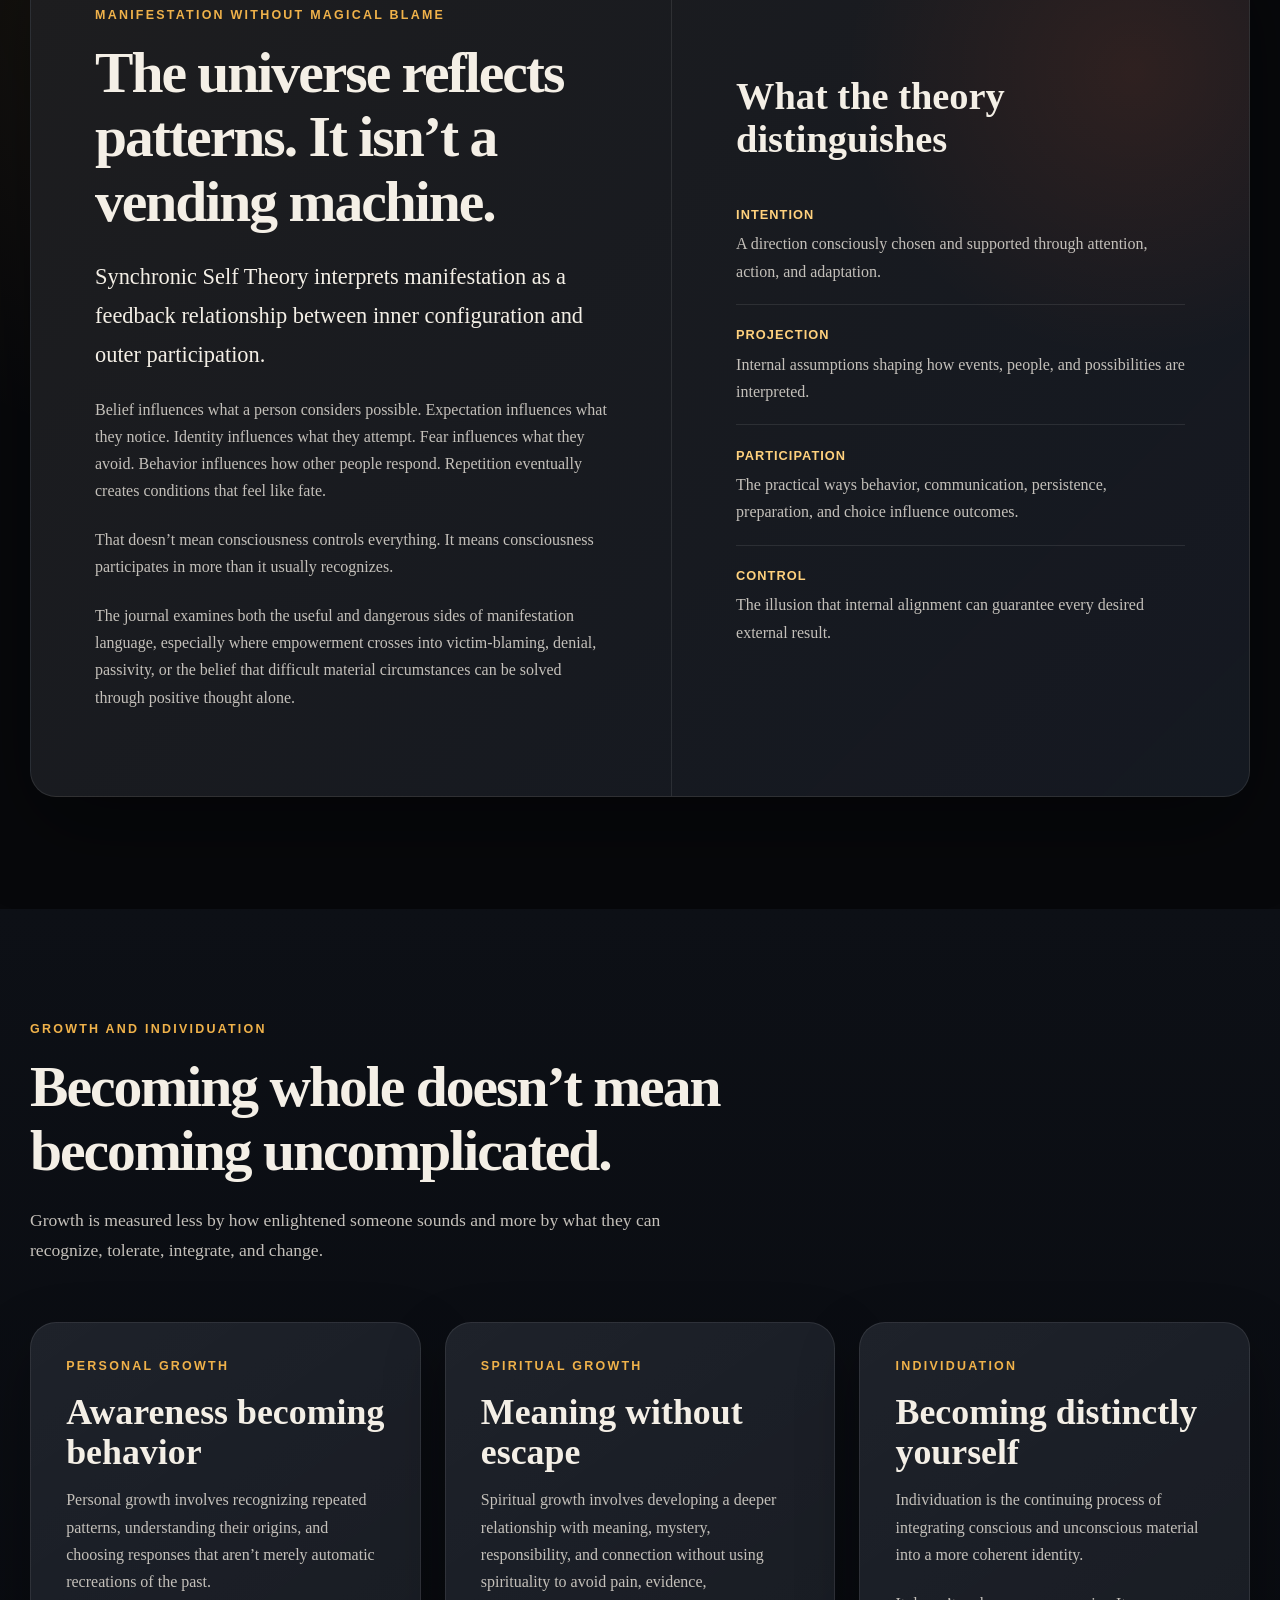
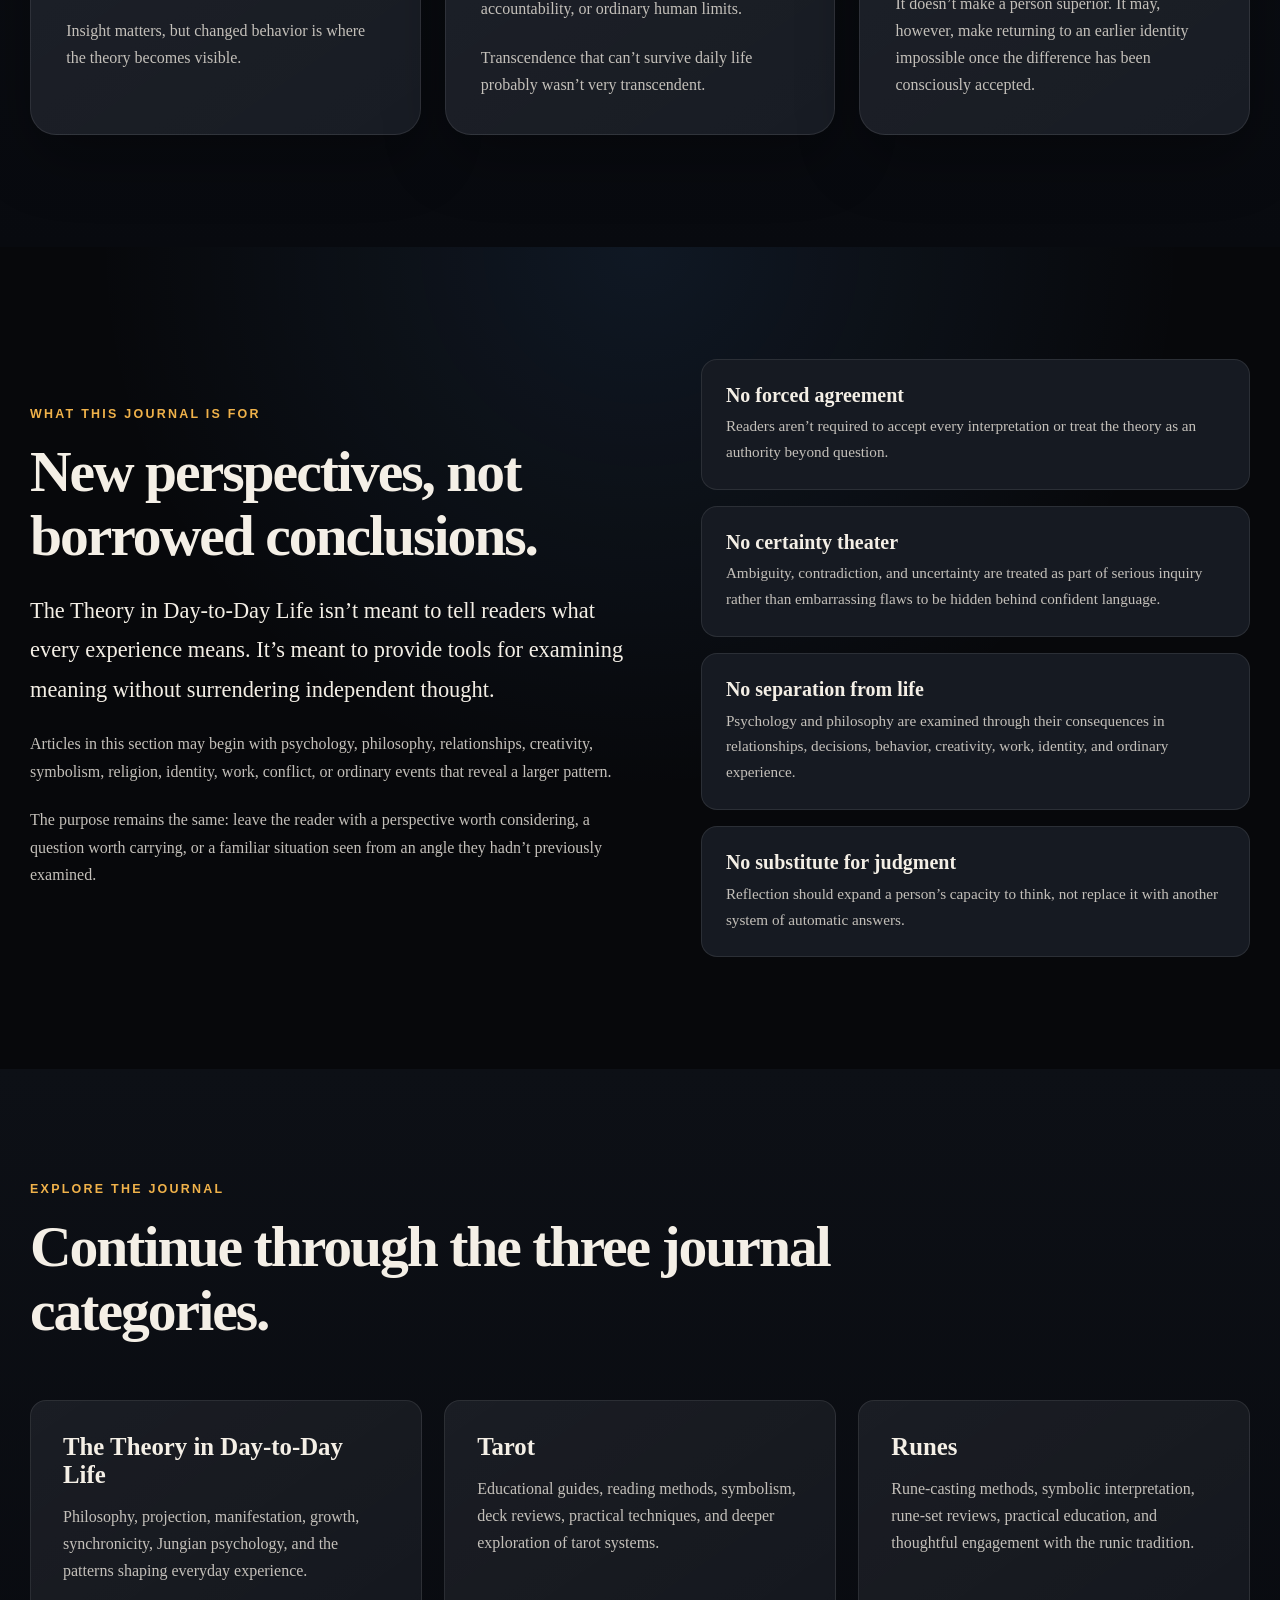
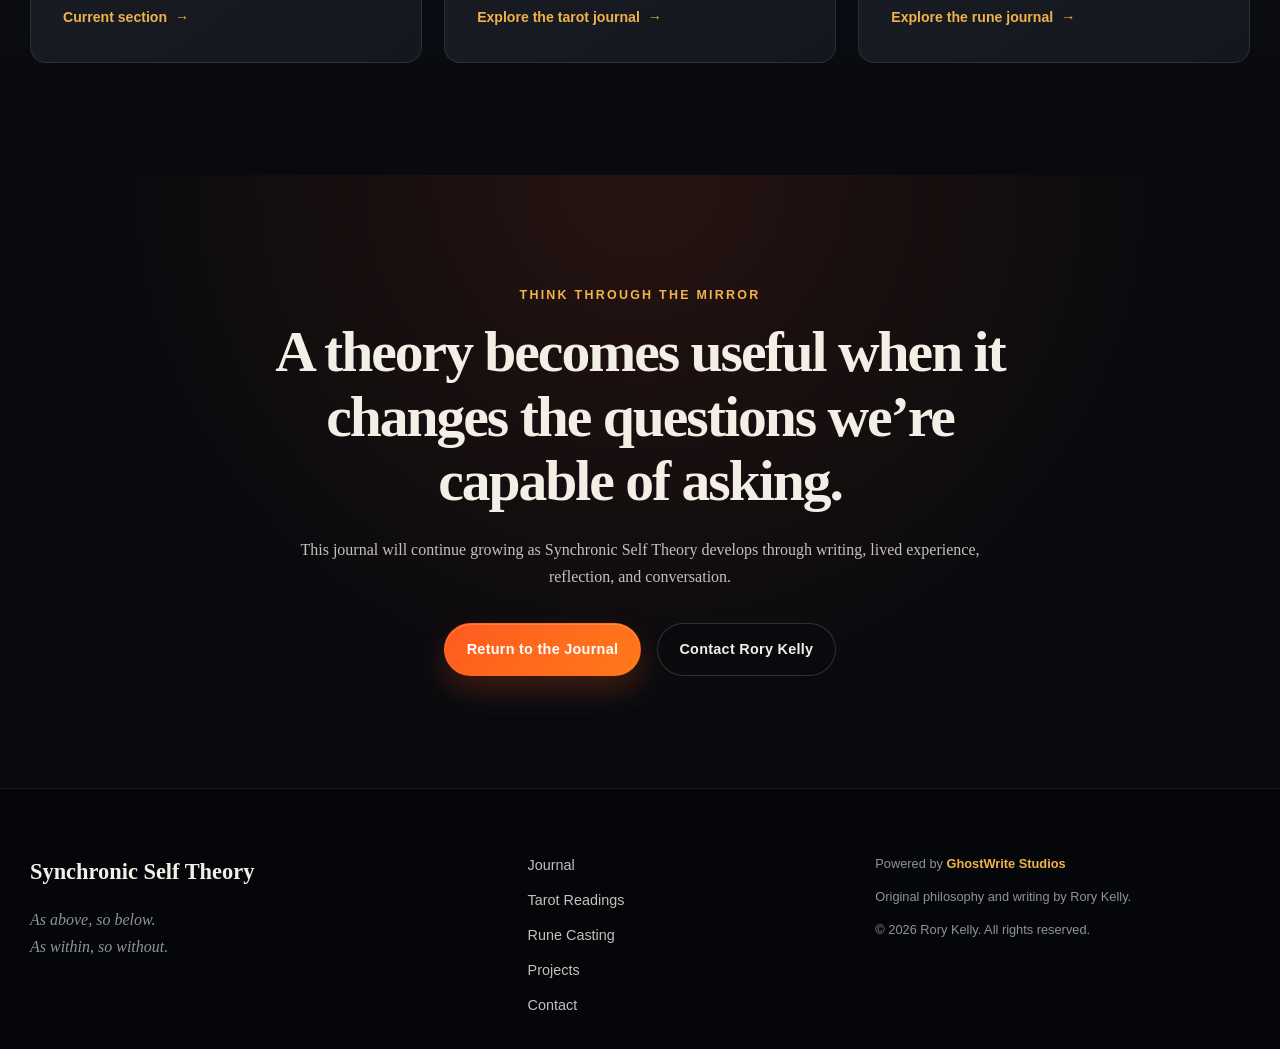
<file: pages/journal/theory.html>
<!DOCTYPE html>
<html lang="en">
<head>
  <meta charset="UTF-8">

  <meta
    name="viewport"
    content="width=device-width, initial-scale=1.0"
  >

  <title>
    The Theory in Day-to-Day Life | Synchronic Self Theory Journal
  </title>

  <meta
    name="description"
    content="Explore the core themes of Synchronic Self Theory, including projection, manifestation, personal and spiritual growth, Jungian psychology, philosophy, synchronicity, and conscious integration."
  >

  <meta
    name="keywords"
    content="Synchronic Self Theory, projection psychology, manifestation philosophy, Jungian psychology, spiritual growth, personal growth, synchronicity, individuation, shadow work, Rory Kelly"
  >

  <meta name="author" content="Rory Kelly">

  <meta
    property="og:title"
    content="The Theory in Day-to-Day Life"
  >

  <meta
    property="og:description"
    content="A journal exploring projection, manifestation, Jungian psychology, philosophy, and the patterns connecting inner experience with outer life."
  >

  <meta
    property="og:type"
    content="website"
  >

  <meta
    property="og:url"
    content="https://synchronicselftheory.com/pages/journal/theory.html"
  >

  <meta
    property="og:image"
    content="https://synchronicselftheory.com/sst-thunderbird.png"
  >

  <link
    rel="canonical"
    href="https://synchronicselftheory.com/pages/journal/theory.html"
  >

  <link
    rel="stylesheet"
    href="../../styles.css"
  >

  <style>
    /* ======================================================
       THEORY JOURNAL LANDING PAGE
       These styles apply only to pages/journal/theory.html.
       ====================================================== */

    .theory-hero {
      position: relative;
      display: grid;
      min-height: 720px;
      overflow: hidden;
      place-items: center;
      isolation: isolate;
    }

    .theory-hero::before {
      position: absolute;
      inset: 0;
      z-index: -3;
      background-image: url("../../sst-thunderbird.png");
      background-position: center 38%;
      background-size: cover;
      content: "";
      filter:
        brightness(0.42)
        contrast(1.08)
        saturate(0.76);
      transform: scale(1.025);
    }

    .theory-hero::after {
      position: absolute;
      inset: 0;
      z-index: -2;
      background:
        linear-gradient(
          90deg,
          rgba(5, 6, 9, 0.98) 0%,
          rgba(5, 6, 9, 0.84) 47%,
          rgba(5, 6, 9, 0.48) 77%,
          rgba(5, 6, 9, 0.68) 100%
        ),
        linear-gradient(
          180deg,
          rgba(5, 6, 9, 0.12) 0%,
          rgba(5, 6, 9, 0.36) 56%,
          rgba(5, 6, 9, 0.98) 100%
        );
      content: "";
    }

    .theory-hero-inner {
      width: min(100%, var(--max-width));
      margin: 0 auto;
      padding: 8rem 1.5rem;
    }

    .theory-hero-copy {
      max-width: 920px;
    }

    .theory-hero h1 {
      max-width: 1000px;
      margin-bottom: 1.5rem;
      font-size: clamp(3.2rem, 7.5vw, 7rem);
    }

    .theory-hero .lead {
      max-width: 780px;
      margin-bottom: 0;
    }

    .theory-introduction {
      background:
        radial-gradient(
          circle at 18% 0%,
          rgba(94, 168, 255, 0.08),
          transparent 30rem
        ),
        linear-gradient(
          180deg,
          #090b0f,
          #0d1016
        );
    }

    .theory-introduction .section-inner {
      max-width: 900px;
    }

    .core-principle {
      margin: 3rem 0;
      padding: clamp(1.8rem, 4vw, 2.8rem);
      border: 1px solid rgba(240, 178, 74, 0.22);
      border-left: 4px solid var(--gold);
      border-radius:
        0
        var(--radius-medium)
        var(--radius-medium)
        0;
      background:
        linear-gradient(
          120deg,
          rgba(240, 178, 74, 0.08),
          rgba(94, 168, 255, 0.025)
        );
      box-shadow: 0 24px 60px rgba(0, 0, 0, 0.25);
    }

    .core-principle p {
      margin-bottom: 0;
      color: var(--text-primary);
      font-size: clamp(1.35rem, 3vw, 2.15rem);
      font-style: italic;
      line-height: 1.5;
    }

    .themes-section {
      background:
        radial-gradient(
          circle at 85% 10%,
          rgba(255, 90, 31, 0.07),
          transparent 30rem
        ),
        var(--background);
    }

    .themes-grid {
      display: grid;
      gap: 1.4rem;
      grid-template-columns: repeat(2, minmax(0, 1fr));
    }

    .theme-card {
      position: relative;
      min-height: 100%;
      padding: clamp(2rem, 4vw, 3rem);
      overflow: hidden;
      border: 1px solid var(--border-subtle);
      border-radius: var(--radius-large);
      background:
        linear-gradient(
          145deg,
          rgba(255, 255, 255, 0.04),
          rgba(255, 255, 255, 0.01)
        ),
        var(--background-card);
      box-shadow: 0 24px 65px rgba(0, 0, 0, 0.32);
      transition:
        transform var(--transition),
        border-color var(--transition),
        box-shadow var(--transition),
        background var(--transition);
    }

    .theme-card::before {
      position: absolute;
      top: 0;
      right: 0;
      left: 0;
      height: 4px;
      content: "";
    }

    .theme-card:nth-child(1)::before {
      background: linear-gradient(
        90deg,
        var(--storm),
        var(--storm-bright)
      );
    }

    .theme-card:nth-child(2)::before {
      background: linear-gradient(
        90deg,
        var(--gold),
        var(--fire)
      );
    }

    .theme-card:nth-child(3)::before {
      background: linear-gradient(
        90deg,
        var(--fire),
        var(--gold-soft)
      );
    }

    .theme-card:nth-child(4)::before {
      background: linear-gradient(
        90deg,
        var(--storm-deep),
        var(--gold)
      );
    }

    .theme-card:hover {
      border-color: rgba(240, 178, 74, 0.32);
      background: var(--background-card-hover);
      box-shadow: 0 32px 78px rgba(0, 0, 0, 0.42);
      transform: translateY(-6px);
    }

    .theme-symbol {
      display: grid;
      width: 62px;
      height: 62px;
      margin-bottom: 1.6rem;
      border: 1px solid rgba(240, 178, 74, 0.22);
      border-radius: 50%;
      background:
        radial-gradient(
          circle,
          rgba(240, 178, 74, 0.12),
          transparent 72%
        );
      color: var(--gold-soft);
      font-size: 1.55rem;
      place-items: center;
    }

    .theme-card h2 {
      margin-bottom: 1rem;
      font-size: clamp(1.9rem, 3.3vw, 3rem);
    }

    .theme-card h3 {
      margin-top: 1.8rem;
      color: var(--gold-soft);
      font-size: 1.22rem;
    }

    .theme-card p:last-child {
      margin-bottom: 0;
    }

    .projection-section {
      background:
        linear-gradient(
          180deg,
          #0d1016,
          #080a0f
        );
    }

    .projection-layout {
      display: grid;
      align-items: start;
      gap: 4rem;
      grid-template-columns:
        minmax(0, 0.9fr)
        minmax(0, 1.1fr);
    }

    .projection-copy {
      position: sticky;
      top: 2rem;
    }

    .projection-copy h2 {
      font-size: clamp(2.3rem, 4.5vw, 4.2rem);
    }

    .projection-process {
      display: grid;
      gap: 1rem;
    }

    .projection-step {
      display: grid;
      padding: 1.6rem;
      border: 1px solid var(--border-subtle);
      border-radius: var(--radius-medium);
      background:
        linear-gradient(
          145deg,
          rgba(255, 255, 255, 0.032),
          rgba(255, 255, 255, 0.008)
        ),
        var(--background-card);
      gap: 1.25rem;
      grid-template-columns: auto minmax(0, 1fr);
    }

    .projection-number {
      display: grid;
      width: 46px;
      height: 46px;
      border: 1px solid rgba(94, 168, 255, 0.26);
      border-radius: 50%;
      color: var(--storm-bright);
      font-family:
        Arial,
        Helvetica,
        sans-serif;
      font-size: 0.75rem;
      font-weight: 800;
      place-items: center;
    }

    .projection-step h3 {
      margin-bottom: 0.45rem;
      font-size: 1.3rem;
    }

    .projection-step p {
      margin-bottom: 0;
      font-size: 0.96rem;
    }

    .manifestation-section {
      background:
        radial-gradient(
          circle at 15% 15%,
          rgba(240, 178, 74, 0.08),
          transparent 29rem
        ),
        var(--background);
    }

    .manifestation-panel {
      display: grid;
      overflow: hidden;
      border: 1px solid var(--border-subtle);
      border-radius: var(--radius-large);
      background:
        linear-gradient(
          135deg,
          rgba(240, 178, 74, 0.05),
          rgba(94, 168, 255, 0.025)
        ),
        var(--background-raised);
      box-shadow: 0 32px 85px rgba(0, 0, 0, 0.38);
      grid-template-columns:
        minmax(0, 1fr)
        minmax(0, 0.9fr);
    }

    .manifestation-copy,
    .manifestation-contrast {
      padding: clamp(2.2rem, 5vw, 4.5rem);
    }

    .manifestation-copy {
      border-right: 1px solid var(--border-subtle);
    }

    .manifestation-copy h2 {
      font-size: clamp(2.3rem, 4.5vw, 4.2rem);
    }

    .manifestation-contrast {
      display: flex;
      justify-content: center;
      background:
        radial-gradient(
          circle at 80% 15%,
          rgba(255, 90, 31, 0.1),
          transparent 18rem
        );
      flex-direction: column;
    }

    .manifestation-contrast h3 {
      margin-bottom: 1.5rem;
      font-size: clamp(1.8rem, 3vw, 2.7rem);
    }

    .contrast-item {
      padding: 1.2rem 0;
      border-bottom: 1px solid var(--border-subtle);
    }

    .contrast-item:last-child {
      border-bottom: 0;
    }

    .contrast-item strong {
      display: block;
      margin-bottom: 0.3rem;
      color: var(--gold-soft);
      font-family:
        Arial,
        Helvetica,
        sans-serif;
      font-size: 0.8rem;
      letter-spacing: 0.08em;
      text-transform: uppercase;
    }

    .contrast-item p {
      margin-bottom: 0;
    }

    .growth-section {
      background:
        linear-gradient(
          180deg,
          #0d1016,
          #080a0f
        );
    }

    .growth-grid {
      display: grid;
      gap: 1.5rem;
      grid-template-columns: repeat(3, minmax(0, 1fr));
    }

    .growth-card {
      padding: 2.2rem;
      border: 1px solid var(--border-subtle);
      border-radius: var(--radius-large);
      background:
        linear-gradient(
          145deg,
          rgba(255, 255, 255, 0.036),
          rgba(255, 255, 255, 0.009)
        ),
        var(--background-card);
      box-shadow: 0 24px 62px rgba(0, 0, 0, 0.3);
    }

    .growth-card h3 {
      font-size: clamp(1.6rem, 2.8vw, 2.25rem);
    }

    .growth-card p:last-child {
      margin-bottom: 0;
    }

    .journal-purpose-section {
      background:
        radial-gradient(
          circle at 50% 0%,
          rgba(94, 168, 255, 0.1),
          transparent 34rem
        ),
        var(--background);
    }

    .purpose-layout {
      display: grid;
      align-items: center;
      gap: 4rem;
      grid-template-columns:
        minmax(0, 1.05fr)
        minmax(0, 0.95fr);
    }

    .purpose-copy h2 {
      font-size: clamp(2.3rem, 4.5vw, 4.2rem);
    }

    .purpose-principles {
      display: grid;
      gap: 1rem;
    }

    .purpose-principle {
      padding: 1.5rem;
      border: 1px solid var(--border-subtle);
      border-radius: var(--radius-medium);
      background: var(--background-card);
    }

    .purpose-principle h3 {
      margin-bottom: 0.45rem;
      font-size: 1.25rem;
    }

    .purpose-principle p {
      margin-bottom: 0;
      font-size: 0.95rem;
    }

    .category-navigation {
      background:
        linear-gradient(
          180deg,
          #0d1016,
          #080a0f
        );
    }

    .category-grid {
      display: grid;
      gap: 1.4rem;
      grid-template-columns: repeat(3, minmax(0, 1fr));
    }

    .category-card {
      display: flex;
      min-height: 100%;
      padding: 2rem;
      border: 1px solid var(--border-subtle);
      border-radius: var(--radius-medium);
      background:
        linear-gradient(
          145deg,
          rgba(255, 255, 255, 0.035),
          rgba(255, 255, 255, 0.009)
        ),
        var(--background-raised);
      flex-direction: column;
      transition:
        transform var(--transition),
        border-color var(--transition),
        box-shadow var(--transition);
    }

    .category-card:hover,
    .category-card:focus-visible {
      border-color: rgba(240, 178, 74, 0.34);
      box-shadow: 0 26px 65px rgba(0, 0, 0, 0.36);
      transform: translateY(-5px);
    }

    .category-card h3 {
      font-size: 1.55rem;
    }

    .category-card p {
      flex-grow: 1;
    }

    .category-link {
      display: inline-flex;
      align-items: center;
      gap: 0.5rem;
      color: var(--gold);
      font-family:
        Arial,
        Helvetica,
        sans-serif;
      font-size: 0.88rem;
      font-weight: 700;
      transition:
        color var(--transition),
        gap var(--transition);
    }

    .category-card:hover .category-link,
    .category-card:focus-visible .category-link {
      gap: 0.8rem;
      color: var(--gold-soft);
    }

    .theory-closing {
      overflow: hidden;
      background:
        radial-gradient(
          circle at 50% 0%,
          rgba(255, 90, 31, 0.12),
          transparent 34rem
        ),
        #090a0e;
      text-align: center;
    }

    .theory-closing p:not(.section-label) {
      max-width: 720px;
      margin-right: auto;
      margin-left: auto;
    }

    .closing-actions {
      display: flex;
      flex-wrap: wrap;
      justify-content: center;
      gap: 1rem;
      margin-top: 2rem;
    }

    @media (max-width: 980px) {
      .projection-layout,
      .purpose-layout {
        grid-template-columns: 1fr;
      }

      .projection-copy {
        position: static;
      }

      .manifestation-panel {
        grid-template-columns: 1fr;
      }

      .manifestation-copy {
        border-right: 0;
        border-bottom: 1px solid var(--border-subtle);
      }

      .growth-grid,
      .category-grid {
        grid-template-columns: 1fr;
      }
    }

    @media (max-width: 760px) {
      .theory-hero {
        min-height: 620px;
      }

      .theory-hero-inner {
        padding-top: 7rem;
        padding-bottom: 7rem;
      }

      .themes-grid {
        grid-template-columns: 1fr;
      }

      .closing-actions {
        align-items: stretch;
        flex-direction: column;
      }

      .closing-actions .button {
        width: 100%;
      }
    }
  </style>
</head>

<body>

  <!-- ======================================================
       SITE HEADER
       ====================================================== -->

  <header class="site-header">

    <div class="studio-credit studio-credit-top">
      <span>Powered by</span>

      <a
        href="https://ghostwritestudios.com/"
        target="_blank"
        rel="noopener noreferrer"
      >
        GhostWrite Studios
      </a>
    </div>

    <div class="header-inner">

      <a
        class="site-identity"
        href="../../index.html"
        aria-label="Synchronic Self Theory home"
      >
        <span class="site-name">
          Synchronic Self Theory
        </span>

        <span class="site-motto">
          As within, so without.
        </span>
      </a>

      <button
        class="menu-toggle"
        type="button"
        aria-label="Open navigation menu"
        aria-expanded="false"
        aria-controls="primary-navigation"
      >
        <span></span>
        <span></span>
        <span></span>
      </button>

      <nav
        id="primary-navigation"
        class="primary-navigation"
        aria-label="Primary navigation"
      >
        <a href="../../index.html">
          Home
        </a>

        <a
          class="active"
          href="../journal.html"
        >
          Journal
        </a>

        <a href="../tarot.html">
          Tarot Readings
        </a>

        <a href="../runes.html">
          Rune Casting
        </a>

        <a href="../projects.html">
          Projects
        </a>

        <a href="../contact.html">
          Contact
        </a>
      </nav>

    </div>

  </header>


  <main>

    <!-- ======================================================
         HERO
         ====================================================== -->

    <section class="theory-hero">

      <div class="theory-hero-inner">

        <div class="theory-hero-copy">

          <p class="eyebrow">
            Synchronic Self Theory in everyday life
          </p>

          <h1>
            The Theory in Day-to-Day Life
          </h1>

          <p class="lead">
            A journal exploring projection, manifestation, personal and
            spiritual growth, Jungian psychology, philosophy, and the
            patterns connecting inner experience with the world around
            us.
          </p>

        </div>

      </div>

    </section>


    <!-- ======================================================
         INTRODUCTION
         ====================================================== -->

    <section class="section theory-introduction">

      <div class="section-inner narrow">

        <p class="section-label">
          The Reflective Field
        </p>

        <h2>
          The world doesn’t only happen around us. We participate in
          how it takes shape.
        </h2>

        <p class="lead">
          Synchronic Self Theory begins with a simple principle:
          consciousness projects patterns into experience, and the
          universe reflects those patterns back through perception,
          relationships, repetition, symbolism, conflict, coincidence,
          and consequence.
        </p>

        <div class="core-principle">

          <p>
            As above, so below. As within, so without.
          </p>

        </div>

        <p>
          This doesn’t mean every event is consciously created, that
          suffering is deserved, or that thought alone controls the
          external world. It means our beliefs, fears, expectations,
          wounds, desires, and assumptions influence what we notice,
          how we interpret it, how we respond, and what our responses
          invite in return.
        </p>

        <p>
          The theory treats reality as participatory rather than
          passive. We encounter the world through an internal system
          already shaped by memory, identity, emotion, language, and
          unconscious material. What appears outside us often becomes a
          surface onto which that internal material is projected.
        </p>

        <p>
          The journal doesn’t ask readers to accept a fixed doctrine.
          Its purpose is to offer new perspectives, test familiar
          assumptions, and leave readers with questions they can think
          through for themselves.
        </p>

      </div>

    </section>


    <!-- ======================================================
         CORE THEMES
         ====================================================== -->

    <section class="section themes-section">

      <div class="section-inner">

        <div class="section-heading">

          <p class="section-label">
            Core Themes
          </p>

          <h2>
            The journal follows the places where inner life meets outer
            experience.
          </h2>

          <p>
            These themes overlap because human psychology has never
            respected the neat filing system we keep trying to impose
            on it.
          </p>

        </div>

        <div class="themes-grid">

          <!-- ================================================
               PROJECTION
               ================================================ -->

          <article class="theme-card">

            <div
              class="theme-symbol"
              aria-hidden="true"
            >
              🪞
            </div>

            <h2>
              Projection
            </h2>

            <p>
              Projection occurs when internal material is experienced
              as though it belongs entirely to someone or something
              outside us. A fear becomes another person’s hostility. An
              unmet need becomes proof of rejection. A disowned trait
              becomes unbearable when we recognize it in someone else.
            </p>

            <p>
              Projection isn’t treated only as an error. It’s
              information. The emotional charge surrounding a person,
              symbol, event, or conflict may reveal something within the
              psyche that hasn’t yet been consciously integrated.
            </p>

            <h3>
              Questions explored
            </h3>

            <p>
              How projection shapes relationships, how to distinguish
              intuition from assumption, why certain people trigger
              disproportionate reactions, and how recognition can turn
              conflict into self-knowledge.
            </p>

          </article>


          <!-- ================================================
               MANIFESTATION
               ================================================ -->

          <article class="theme-card">

            <div
              class="theme-symbol"
              aria-hidden="true"
            >
              ✦
            </div>

            <h2>
              Manifestation
            </h2>

            <p>
              Manifestation is examined as participation, not magical
              consumerism. The theory doesn’t claim that thinking about
              an outcome guarantees its arrival or that unwanted events
              prove someone failed to maintain the correct vibration.
            </p>

            <p>
              What we project influences attention, expectation,
              behavior, persistence, interpretation, and the social
              responses our behavior produces. In that sense, internal
              configuration affects which possibilities we recognize
              and which ones we repeatedly undermine.
            </p>

            <h3>
              Questions explored
            </h3>

            <p>
              How intention becomes action, why some goals remain
              fantasy, how expectation shapes opportunity, and where
              manifestation language becomes avoidance, blame, or
              denial of material reality.
            </p>

          </article>


          <!-- ================================================
               GROWTH
               ================================================ -->

          <article class="theme-card">

            <div
              class="theme-symbol"
              aria-hidden="true"
            >
              🔥
            </div>

            <h2>
              Personal and Spiritual Growth
            </h2>

            <p>
              Growth isn’t treated as permanent serenity or escape from
              contradiction. It’s the increasing ability to recognize
              patterns, regulate responses, hold tension, make conscious
              choices, and translate insight into behavior.
            </p>

            <p>
              Spiritual growth becomes meaningful when it changes how a
              person relates to responsibility, uncertainty, power,
              grief, desire, conflict, and other people. Language about
              awakening means very little when the same unconscious
              pattern continues controlling the room.
            </p>

            <h3>
              Questions explored
            </h3>

            <p>
              How insight becomes integration, how identity changes
              after major transformation, why growth can create
              isolation, and how spiritual language sometimes disguises
              avoidance rather than development.
            </p>

          </article>


          <!-- ================================================
               JUNGIAN PSYCHOLOGY
               ================================================ -->

          <article class="theme-card">

            <div
              class="theme-symbol"
              aria-hidden="true"
            >
              ◉
            </div>

            <h2>
              Jungian Psychology and Philosophy
            </h2>

            <p>
              Jungian psychology provides much of the theory’s
              vocabulary: projection, shadow, archetype, individuation,
              synchronicity, persona, ego, Self, and the psychological
              tension between conscious identity and unconscious life.
            </p>

            <p>
              The journal also explores philosophy more broadly,
              including questions of consciousness, meaning, identity,
              free will, perception, responsibility, paradox, and the
              relationship between the observer and the world being
              observed.
            </p>

            <h3>
              Questions explored
            </h3>

            <p>
              What individuation changes, how archetypes shape personal
              experience, where Jung’s ideas remain useful, and how
              philosophy can deepen life without becoming another place
              to hide from it.
            </p>

          </article>

        </div>

      </div>

    </section>


    <!-- ======================================================
         PROJECTION CYCLE
         ====================================================== -->

    <section class="section projection-section">

      <div class="section-inner projection-layout">

        <div class="projection-copy">

          <p class="section-label">
            Projection and Reintegration
          </p>

          <h2>
            What appears outside may begin as something unrecognized
            within.
          </h2>

          <p class="lead">
            The theory follows projection through a recurring cycle. The
            goal isn’t to eliminate projection entirely. It’s to shorten
            the distance between projecting a pattern and recognizing
            what that pattern reveals.
          </p>

          <p>
            The more quickly a projection can be recognized, examined,
            and reintegrated, the less likely it is to control behavior
            while pretending to be objective reality.
          </p>

        </div>


        <div class="projection-process">

          <article class="projection-step">

            <span class="projection-number">
              01
            </span>

            <div>
              <h3>
                Perception
              </h3>

              <p>
                An event, relationship, phrase, image, or coincidence
                creates an emotional charge and demands attention.
              </p>
            </div>

          </article>


          <article class="projection-step">

            <span class="projection-number">
              02
            </span>

            <div>
              <h3>
                Projection
              </h3>

              <p>
                The psyche interprets the experience through existing
                beliefs, wounds, expectations, desires, and unresolved
                archetypal patterns.
              </p>
            </div>

          </article>


          <article class="projection-step">

            <span class="projection-number">
              03
            </span>

            <div>
              <h3>
                Recognition
              </h3>

              <p>
                The question changes from “Why is this happening to me?”
                to “What might this reaction be showing me?”
              </p>
            </div>

          </article>


          <article class="projection-step">

            <span class="projection-number">
              04
            </span>

            <div>
              <h3>
                Reintegration
              </h3>

              <p>
                Insight is translated into changed behavior, clearer
                boundaries, communication, creative work, emotional
                regulation, or conscious choice.
              </p>
            </div>

          </article>

        </div>

      </div>

    </section>


    <!-- ======================================================
         MANIFESTATION
         ====================================================== -->

    <section class="section manifestation-section">

      <div class="section-inner">

        <div class="manifestation-panel">

          <div class="manifestation-copy">

            <p class="section-label">
              Manifestation Without Magical Blame
            </p>

            <h2>
              The universe reflects patterns. It isn’t a vending
              machine.
            </h2>

            <p class="lead">
              Synchronic Self Theory interprets manifestation as a
              feedback relationship between inner configuration and
              outer participation.
            </p>

            <p>
              Belief influences what a person considers possible.
              Expectation influences what they notice. Identity
              influences what they attempt. Fear influences what they
              avoid. Behavior influences how other people respond.
              Repetition eventually creates conditions that feel like
              fate.
            </p>

            <p>
              That doesn’t mean consciousness controls everything. It
              means consciousness participates in more than it usually
              recognizes.
            </p>

            <p>
              The journal examines both the useful and dangerous sides
              of manifestation language, especially where empowerment
              crosses into victim-blaming, denial, passivity, or the
              belief that difficult material circumstances can be
              solved through positive thought alone.
            </p>

          </div>


          <div class="manifestation-contrast">

            <h3>
              What the theory distinguishes
            </h3>

            <div class="contrast-item">

              <strong>
                Intention
              </strong>

              <p>
                A direction consciously chosen and supported through
                attention, action, and adaptation.
              </p>

            </div>

            <div class="contrast-item">

              <strong>
                Projection
              </strong>

              <p>
                Internal assumptions shaping how events, people, and
                possibilities are interpreted.
              </p>

            </div>

            <div class="contrast-item">

              <strong>
                Participation
              </strong>

              <p>
                The practical ways behavior, communication, persistence,
                preparation, and choice influence outcomes.
              </p>

            </div>

            <div class="contrast-item">

              <strong>
                Control
              </strong>

              <p>
                The illusion that internal alignment can guarantee every
                desired external result.
              </p>

            </div>

          </div>

        </div>

      </div>

    </section>


    <!-- ======================================================
         GROWTH
         ====================================================== -->

    <section class="section growth-section">

      <div class="section-inner">

        <div class="section-heading">

          <p class="section-label">
            Growth and Individuation
          </p>

          <h2>
            Becoming whole doesn’t mean becoming uncomplicated.
          </h2>

          <p>
            Growth is measured less by how enlightened someone sounds
            and more by what they can recognize, tolerate, integrate,
            and change.
          </p>

        </div>

        <div class="growth-grid">

          <article class="growth-card">

            <p class="section-label">
              Personal Growth
            </p>

            <h3>
              Awareness becoming behavior
            </h3>

            <p>
              Personal growth involves recognizing repeated patterns,
              understanding their origins, and choosing responses that
              aren’t merely automatic recreations of the past.
            </p>

            <p>
              Insight matters, but changed behavior is where the theory
              becomes visible.
            </p>

          </article>


          <article class="growth-card">

            <p class="section-label">
              Spiritual Growth
            </p>

            <h3>
              Meaning without escape
            </h3>

            <p>
              Spiritual growth involves developing a deeper relationship
              with meaning, mystery, responsibility, and connection
              without using spirituality to avoid pain, evidence,
              accountability, or ordinary human limits.
            </p>

            <p>
              Transcendence that can’t survive daily life probably
              wasn’t very transcendent.
            </p>

          </article>


          <article class="growth-card">

            <p class="section-label">
              Individuation
            </p>

            <h3>
              Becoming distinctly yourself
            </h3>

            <p>
              Individuation is the continuing process of integrating
              conscious and unconscious material into a more coherent
              identity.
            </p>

            <p>
              It doesn’t make a person superior. It may, however, make
              returning to an earlier identity impossible once the
              difference has been consciously accepted.
            </p>

          </article>

        </div>

      </div>

    </section>


    <!-- ======================================================
         PURPOSE OF THE JOURNAL
         ====================================================== -->

    <section class="section journal-purpose-section">

      <div class="section-inner purpose-layout">

        <div class="purpose-copy">

          <p class="section-label">
            What This Journal Is For
          </p>

          <h2>
            New perspectives, not borrowed conclusions.
          </h2>

          <p class="lead">
            The Theory in Day-to-Day Life isn’t meant to tell readers
            what every experience means. It’s meant to provide tools for
            examining meaning without surrendering independent thought.
          </p>

          <p>
            Articles in this section may begin with psychology,
            philosophy, relationships, creativity, symbolism, religion,
            identity, work, conflict, or ordinary events that reveal a
            larger pattern.
          </p>

          <p>
            The purpose remains the same: leave the reader with a
            perspective worth considering, a question worth carrying,
            or a familiar situation seen from an angle they hadn’t
            previously examined.
          </p>

        </div>


        <div class="purpose-principles">

          <article class="purpose-principle">

            <h3>
              No forced agreement
            </h3>

            <p>
              Readers aren’t required to accept every interpretation or
              treat the theory as an authority beyond question.
            </p>

          </article>


          <article class="purpose-principle">

            <h3>
              No certainty theater
            </h3>

            <p>
              Ambiguity, contradiction, and uncertainty are treated as
              part of serious inquiry rather than embarrassing flaws to
              be hidden behind confident language.
            </p>

          </article>


          <article class="purpose-principle">

            <h3>
              No separation from life
            </h3>

            <p>
              Psychology and philosophy are examined through their
              consequences in relationships, decisions, behavior,
              creativity, work, identity, and ordinary experience.
            </p>

          </article>


          <article class="purpose-principle">

            <h3>
              No substitute for judgment
            </h3>

            <p>
              Reflection should expand a person’s capacity to think,
              not replace it with another system of automatic answers.
            </p>

          </article>

        </div>

      </div>

    </section>


    <!-- ======================================================
         JOURNAL CATEGORY NAVIGATION
         ====================================================== -->

    <section class="section category-navigation">

      <div class="section-inner">

        <div class="section-heading">

          <p class="section-label">
            Explore the Journal
          </p>

          <h2>
            Continue through the three journal categories.
          </h2>

        </div>

        <div class="category-grid">

          <a
            class="category-card"
            href="theory.html"
          >

            <h3>
              The Theory in Day-to-Day Life
            </h3>

            <p>
              Philosophy, projection, manifestation, growth,
              synchronicity, Jungian psychology, and the patterns
              shaping everyday experience.
            </p>

            <span class="category-link">
              Current section
              <span aria-hidden="true">→</span>
            </span>

          </a>


          <a
            class="category-card"
            href="tarot.html"
          >

            <h3>
              Tarot
            </h3>

            <p>
              Educational guides, reading methods, symbolism, deck
              reviews, practical techniques, and deeper exploration of
              tarot systems.
            </p>

            <span class="category-link">
              Explore the tarot journal
              <span aria-hidden="true">→</span>
            </span>

          </a>


          <a
            class="category-card"
            href="runes.html"
          >

            <h3>
              Runes
            </h3>

            <p>
              Rune-casting methods, symbolic interpretation, rune-set
              reviews, practical education, and thoughtful engagement
              with the runic tradition.
            </p>

            <span class="category-link">
              Explore the rune journal
              <span aria-hidden="true">→</span>
            </span>

          </a>

        </div>

      </div>

    </section>


    <!-- ======================================================
         CLOSING
         ====================================================== -->

    <section class="section theory-closing">

      <div class="section-inner narrow">

        <p class="section-label">
          Think Through the Mirror
        </p>

        <h2>
          A theory becomes useful when it changes the questions we’re
          capable of asking.
        </h2>

        <p>
          This journal will continue growing as Synchronic Self Theory
          develops through writing, lived experience, reflection, and
          conversation.
        </p>

        <div class="closing-actions">

          <a
            class="button button-primary"
            href="../journal.html"
          >
            Return to the Journal
          </a>

          <a
            class="button button-secondary"
            href="../contact.html"
          >
            Contact Rory Kelly
          </a>

        </div>

      </div>

    </section>

  </main>


  <!-- ======================================================
       SITE FOOTER
       ====================================================== -->

  <footer class="site-footer">

    <div class="footer-inner">

      <div class="footer-brand">

        <a
          class="footer-site-name"
          href="../../index.html"
        >
          Synchronic Self Theory
        </a>

        <p>
          As above, so below.<br>
          As within, so without.
        </p>

      </div>

      <nav
        class="footer-navigation"
        aria-label="Footer navigation"
      >
        <a href="../journal.html">
          Journal
        </a>

        <a href="../tarot.html">
          Tarot Readings
        </a>

        <a href="../runes.html">
          Rune Casting
        </a>

        <a href="../projects.html">
          Projects
        </a>

        <a href="../contact.html">
          Contact
        </a>
      </nav>

      <div class="footer-credit">

        <p>
          Powered by
          <a
            href="https://ghostwritestudios.com/"
            target="_blank"
            rel="noopener noreferrer"
          >
            GhostWrite Studios
          </a>
        </p>

        <p>
          Original philosophy and writing by Rory Kelly.
        </p>

        <p>
          &copy; 2026 Rory Kelly. All rights reserved.
        </p>

      </div>

    </div>

  </footer>


  <!-- ======================================================
       MOBILE NAVIGATION
       ====================================================== -->

  <script>
    const menuToggle = document.querySelector(".menu-toggle");

    const primaryNavigation = document.querySelector(
      ".primary-navigation"
    );

    if (menuToggle && primaryNavigation) {
      menuToggle.addEventListener("click", () => {
        const isOpen =
          menuToggle.getAttribute("aria-expanded") === "true";

        menuToggle.setAttribute(
          "aria-expanded",
          String(!isOpen)
        );

        primaryNavigation.classList.toggle(
          "navigation-open"
        );
      });
    }
  </script>

</body>
</html>
</file>
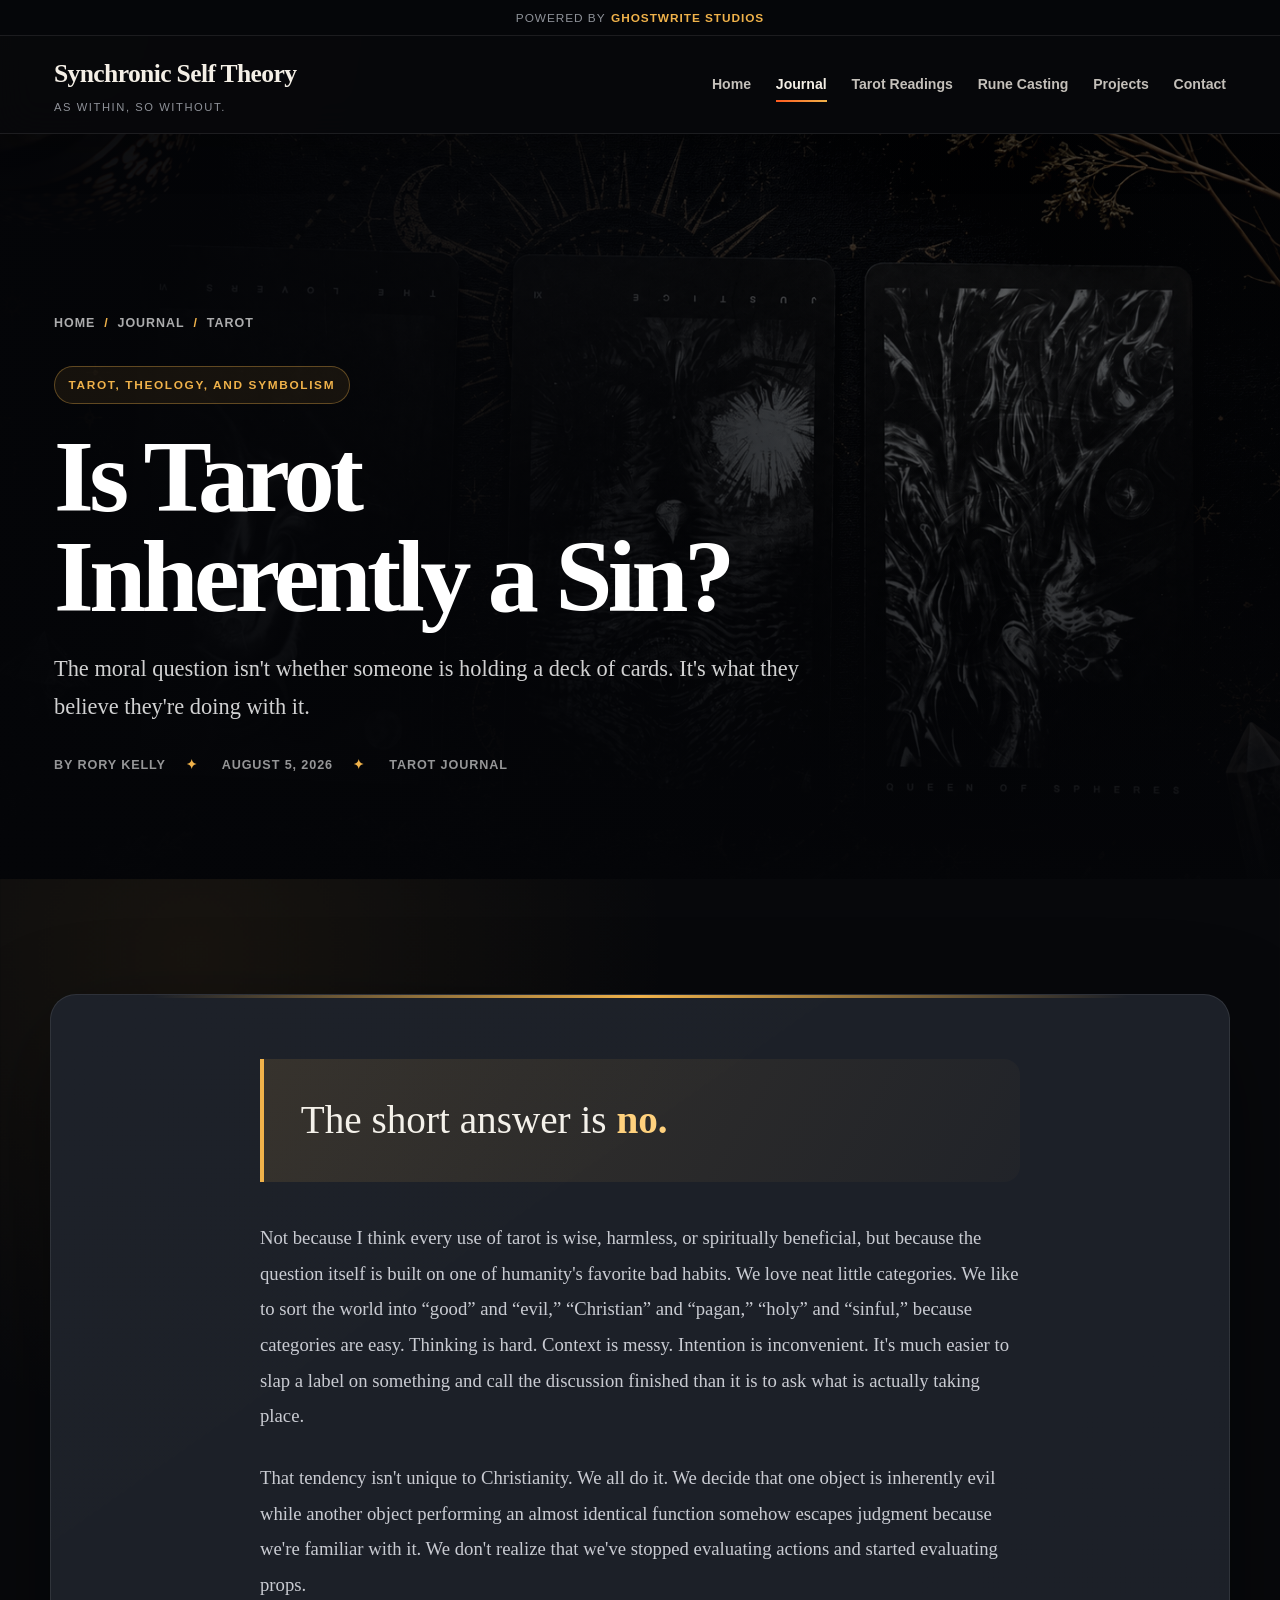
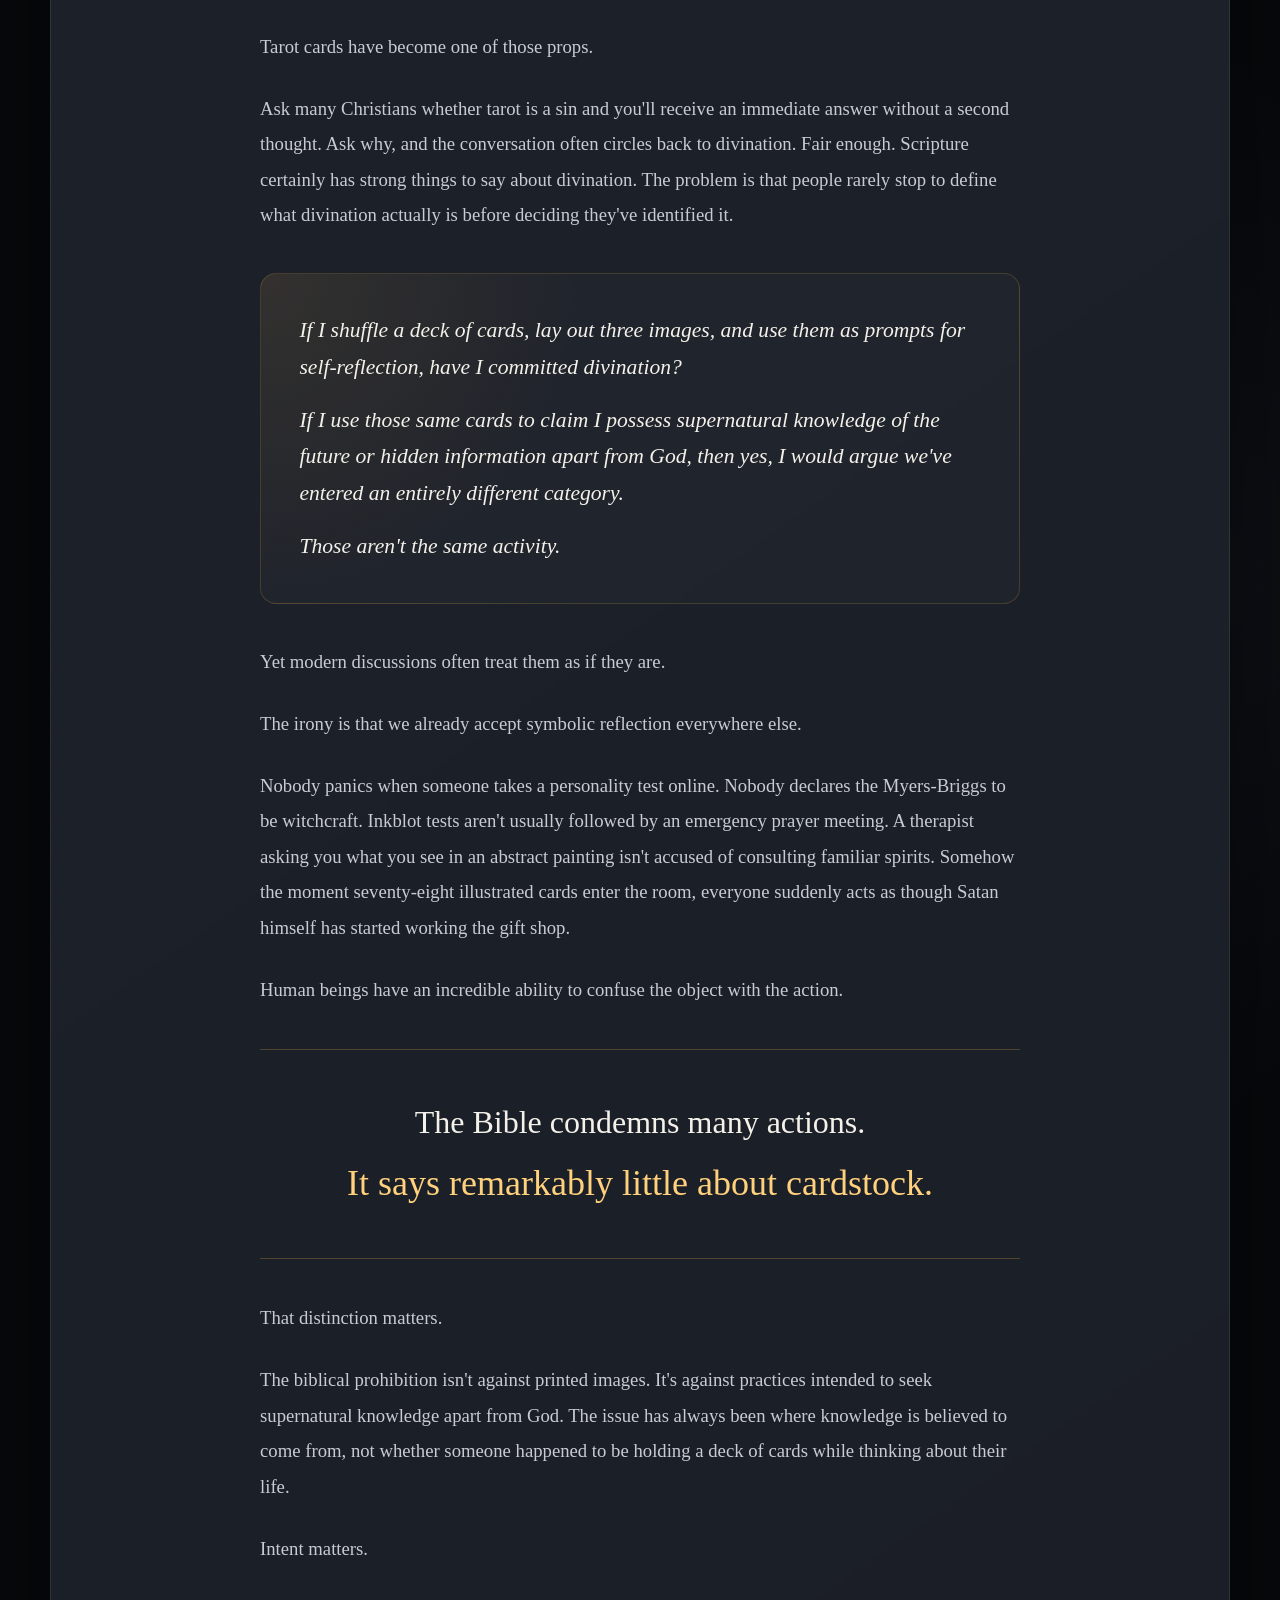
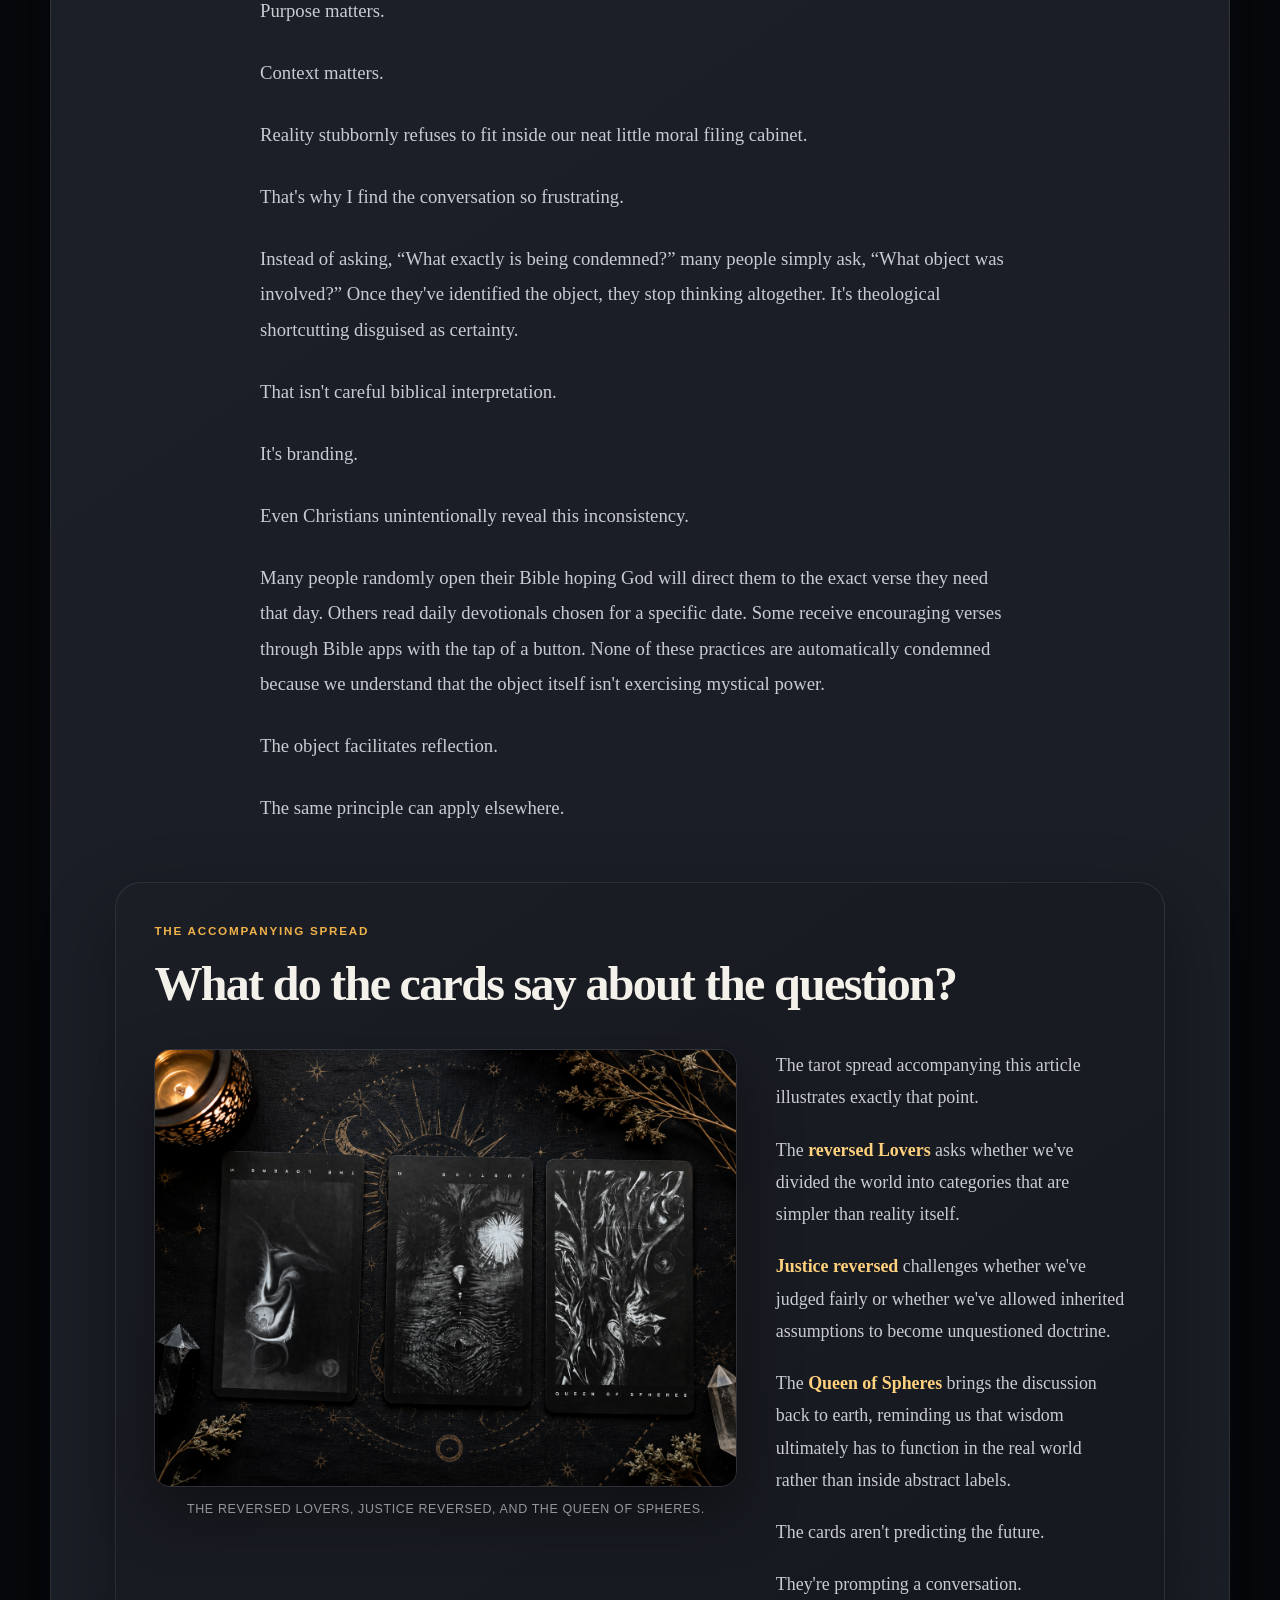
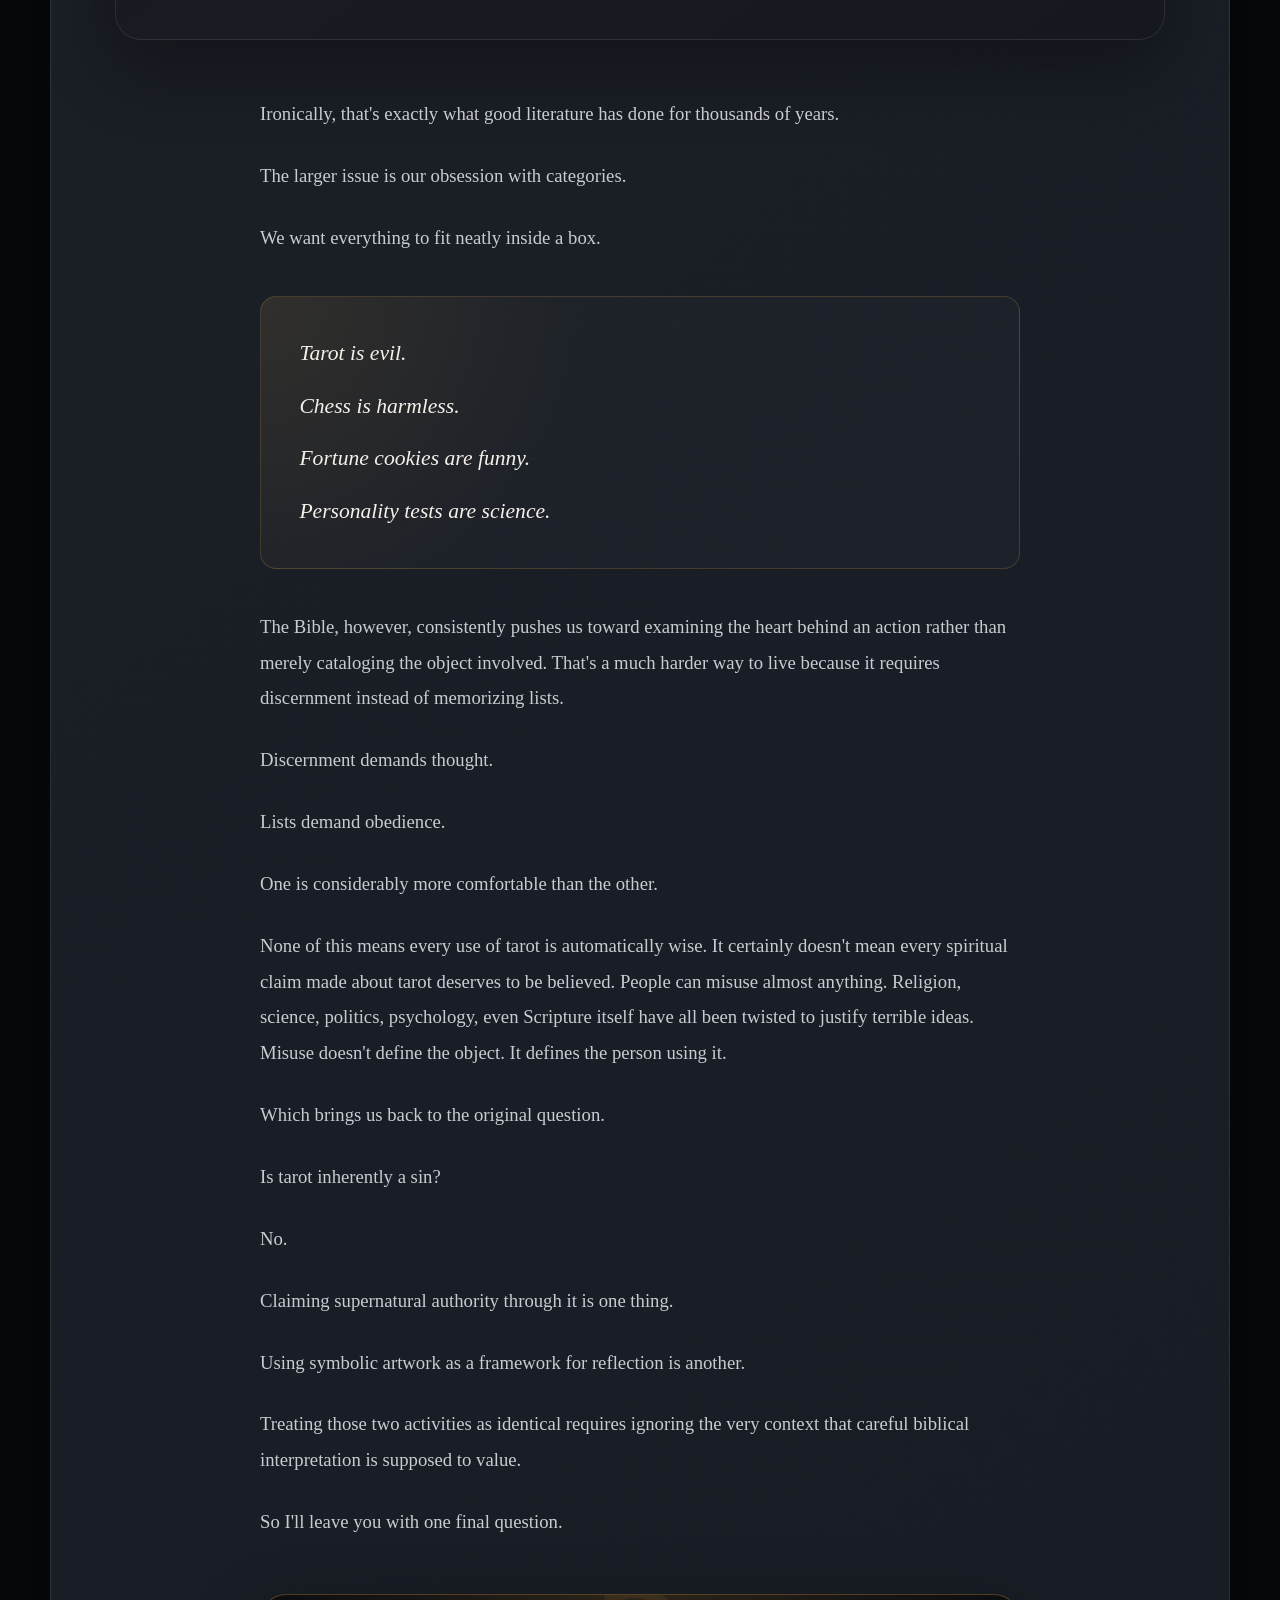
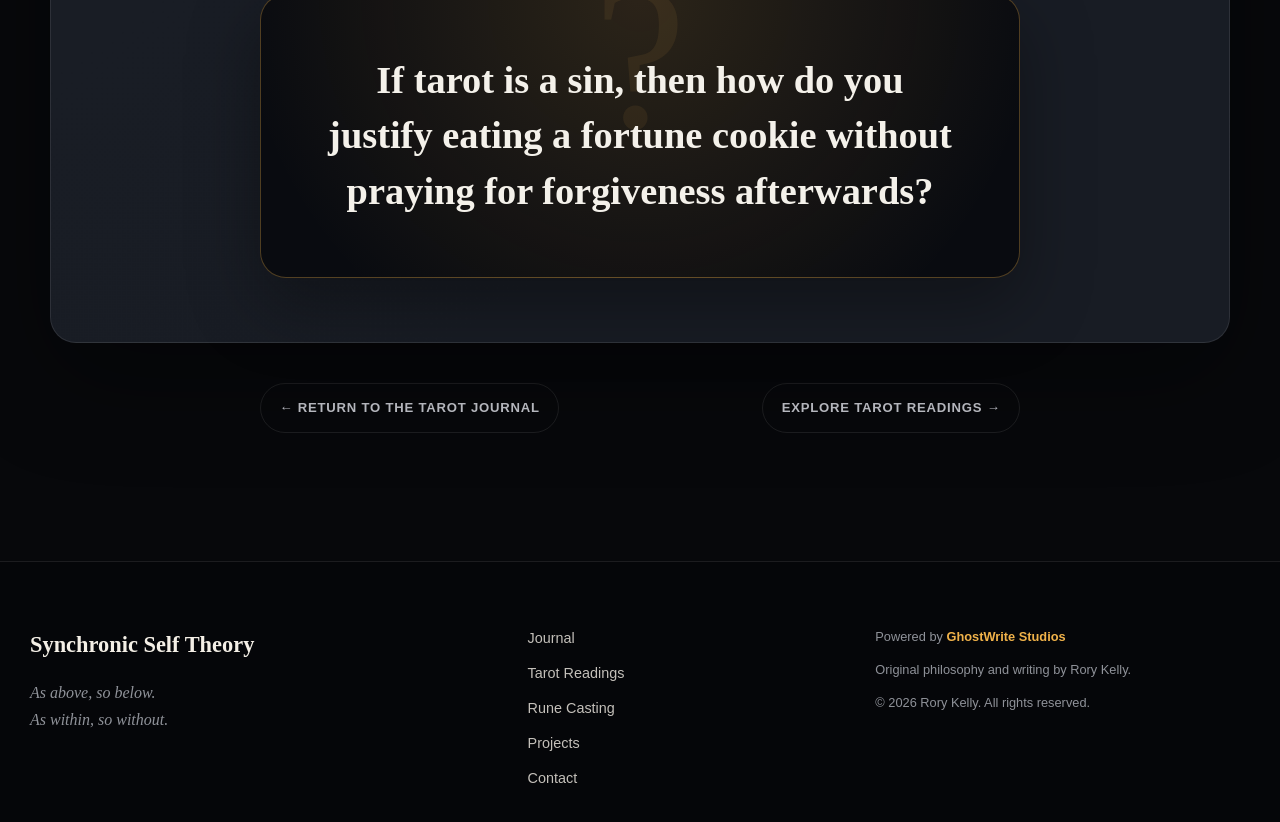
<file: pages/journal/posts/tarot-sin.html>
<!DOCTYPE html>
<html lang="en">

<head>

  <meta charset="UTF-8">

  <meta
    name="viewport"
    content="width=device-width, initial-scale=1.0"
  >

  <title>
    Is Tarot Inherently a Sin? | Synchronic Self Theory
  </title>

  <meta
    name="description"
    content="Is tarot inherently a sin? Explore the difference between divination and using tarot cards as symbolic prompts for reflection, context, and discernment."
  >

  <meta
    name="keywords"
    content="is tarot a sin, tarot and Christianity, Christian tarot, tarot divination, biblical view of tarot, tarot self reflection, symbolic tarot, Synchronic Self Theory"
  >

  <meta
    name="author"
    content="Rory Kelly"
  >

  <meta
    name="robots"
    content="index, follow, max-image-preview:large"
  >

  <link
    rel="canonical"
    href="https://synchronicselftheory.com/pages/journal/posts/tarot-sin.html"
  >


  <!-- ======================================================
       OPEN GRAPH
       ====================================================== -->

  <meta
    property="og:title"
    content="Is Tarot Inherently a Sin?"
  >

  <meta
    property="og:description"
    content="Tarot cards are objects. The moral question depends on what someone is actually doing with them."
  >

  <meta
    property="og:type"
    content="article"
  >

  <meta
    property="og:url"
    content="https://synchronicselftheory.com/pages/journal/posts/tarot-sin.html"
  >

  <meta
    property="og:image"
    content="https://synchronicselftheory.com/sin-spread.PNG"
  >

  <meta
    property="og:image:alt"
    content="A three-card Black Tarot spread featuring the reversed Lovers, reversed Justice, and Queen of Spheres"
  >

  <meta
    property="article:published_time"
    content="2026-08-05"
  >

  <meta
    property="article:modified_time"
    content="2026-08-05"
  >

  <meta
    property="article:author"
    content="Rory Kelly"
  >

  <meta
    property="article:section"
    content="Tarot"
  >


  <!-- ======================================================
       TWITTER / SOCIAL PREVIEW
       ====================================================== -->

  <meta
    name="twitter:card"
    content="summary_large_image"
  >

  <meta
    name="twitter:title"
    content="Is Tarot Inherently a Sin?"
  >

  <meta
    name="twitter:description"
    content="The Bible has strong things to say about divination. It says remarkably little about cardstock."
  >

  <meta
    name="twitter:image"
    content="https://synchronicselftheory.com/sin-spread.PNG"
  >


  <!-- ======================================================
       SHARED SITE STYLES
       ====================================================== -->

  <link
    rel="stylesheet"
    href="../../../styles.css"
  >


  <!-- ======================================================
       ARTICLE STYLES
       ====================================================== -->

  <style>

    .article-page {
      overflow-x: clip;
      background:
        radial-gradient(
          circle at 15% 12%,
          rgba(240, 178, 74, 0.07),
          transparent 30rem
        ),
        radial-gradient(
          circle at 90% 30%,
          rgba(104, 117, 165, 0.07),
          transparent 34rem
        ),
        var(--background, #080a0e);
    }


    /* ======================================================
       ARTICLE HERO
       ====================================================== */

    .article-hero {
      position: relative;
      display: grid;
      min-height: clamp(620px, 82vh, 920px);
      overflow: hidden;
      align-items: end;
      isolation: isolate;
    }

    .article-hero-image {
      position: absolute;
      inset: 0;
      z-index: 0;
      width: 100%;
      height: 100%;
      object-fit: cover;
      object-position: center;
      filter:
        brightness(0.66)
        contrast(1.08)
        saturate(0.78);
      transform: scale(1.015);
    }

    .article-hero-overlay {
      position: absolute;
      inset: 0;
      z-index: 1;
      background:
        linear-gradient(
          90deg,
          rgba(4, 5, 8, 0.96) 0%,
          rgba(4, 5, 8, 0.74) 45%,
          rgba(4, 5, 8, 0.28) 76%,
          rgba(4, 5, 8, 0.48) 100%
        ),
        linear-gradient(
          180deg,
          rgba(4, 5, 8, 0.12) 0%,
          rgba(4, 5, 8, 0.32) 48%,
          rgba(4, 5, 8, 0.98) 100%
        );
    }

    .article-hero-content {
      position: relative;
      z-index: 2;
      width: min(100%, var(--max-width, 1240px));
      margin: 0 auto;
      padding:
        clamp(8rem, 14vw, 12rem)
        1.5rem
        clamp(4rem, 8vw, 7rem);
    }

    .article-hero-copy {
      max-width: 920px;
    }

    .article-breadcrumbs {
      display: flex;
      flex-wrap: wrap;
      align-items: center;
      gap: 0.55rem;
      margin-bottom: 2rem;
      color: rgba(255, 255, 255, 0.67);
      font-family:
        Arial,
        Helvetica,
        sans-serif;
      font-size: 0.78rem;
      font-weight: 700;
      letter-spacing: 0.08em;
      text-transform: uppercase;
    }

    .article-breadcrumbs a {
      color: inherit;
      text-decoration: none;
      transition: color 180ms ease;
    }

    .article-breadcrumbs a:hover {
      color: var(--gold, #f0b24a);
    }

    .article-breadcrumbs span[aria-hidden="true"] {
      color: var(--gold, #f0b24a);
    }

    .article-category {
      display: inline-flex;
      margin: 0 0 1.4rem;
      padding: 0.5rem 0.85rem;
      border: 1px solid rgba(240, 178, 74, 0.34);
      border-radius: 999px;
      background: rgba(240, 178, 74, 0.08);
      color: var(--gold, #f0b24a);
      font-family:
        Arial,
        Helvetica,
        sans-serif;
      font-size: 0.74rem;
      font-weight: 800;
      letter-spacing: 0.14em;
      text-transform: uppercase;
    }

    .article-hero h1 {
      max-width: 900px;
      margin: 0 0 1.4rem;
      color: #ffffff;
      font-size: clamp(3.4rem, 8vw, 7rem);
      line-height: 0.98;
      text-wrap: balance;
    }

    .article-hero-deck {
      max-width: 760px;
      margin: 0 0 1.8rem;
      color: rgba(255, 255, 255, 0.82);
      font-size: clamp(1.12rem, 2vw, 1.4rem);
      line-height: 1.7;
    }

    .article-meta {
      display: flex;
      flex-wrap: wrap;
      gap: 0.6rem 1.25rem;
      color: rgba(255, 255, 255, 0.58);
      font-family:
        Arial,
        Helvetica,
        sans-serif;
      font-size: 0.79rem;
      font-weight: 700;
      letter-spacing: 0.07em;
      text-transform: uppercase;
    }

    .article-meta span + span::before {
      margin-right: 1.25rem;
      color: var(--gold, #f0b24a);
      content: "✦";
    }


    /* ======================================================
       ARTICLE BODY
       ====================================================== */

    .article-shell {
      width: min(calc(100% - 2rem), 1180px);
      margin: 0 auto;
      padding:
        clamp(4.5rem, 9vw, 8rem)
        0
        clamp(5rem, 10vw, 9rem);
    }

    .article-body {
      position: relative;
      padding:
        clamp(2rem, 5vw, 4.5rem)
        clamp(1.25rem, 5vw, 4.5rem);
      border: 1px solid var(
        --border-subtle,
        rgba(255, 255, 255, 0.1)
      );
      border-radius: var(--radius-large, 1.5rem);
      background:
        linear-gradient(
          145deg,
          rgba(255, 255, 255, 0.032),
          rgba(255, 255, 255, 0.008)
        ),
        var(--background-card, #10131a);
      box-shadow: 0 34px 100px rgba(0, 0, 0, 0.38);
    }

    .article-body::before {
      position: absolute;
      top: 0;
      right: clamp(2rem, 8vw, 7rem);
      left: clamp(2rem, 8vw, 7rem);
      height: 3px;
      background: linear-gradient(
        90deg,
        transparent,
        var(--gold, #f0b24a),
        transparent
      );
      content: "";
    }

    .article-body > :not(.spread-interpretation) {
      width: min(100%, 760px);
      margin-right: auto;
      margin-left: auto;
    }

    .article-body > p {
      margin-top: 0;
      margin-bottom: 1.65rem;
      color: var(--text-soft, #c9cbd2);
      font-size: clamp(1.04rem, 1.5vw, 1.17rem);
      line-height: 1.9;
    }


    /* ======================================================
       SHORT ANSWER
       ====================================================== */

    .article-answer {
      margin-bottom: 2.4rem;
      padding:
        clamp(1.5rem, 4vw, 2.25rem)
        clamp(1.4rem, 4vw, 2.3rem);
      border-left: 4px solid var(--gold, #f0b24a);
      border-radius:
        0
        var(--radius-medium, 1rem)
        var(--radius-medium, 1rem)
        0;
      background:
        linear-gradient(
          120deg,
          rgba(240, 178, 74, 0.12),
          rgba(240, 178, 74, 0.025)
        );
    }

    .article-answer p {
      margin: 0;
      color: var(--text, #f4f1ea);
      font-family:
        Georgia,
        "Times New Roman",
        serif;
      font-size: clamp(1.65rem, 4vw, 2.45rem);
      line-height: 1.3;
    }

    .article-answer strong {
      color: var(--gold-soft, #ffd58d);
      font-weight: 600;
    }


    /* ======================================================
       QUESTION STACKS
       ====================================================== */

    .article-question-stack {
      margin-top: 2.5rem;
      margin-bottom: 2.5rem;
      padding: clamp(1.5rem, 4vw, 2.4rem);
      border: 1px solid rgba(240, 178, 74, 0.18);
      border-radius: var(--radius-medium, 1rem);
      background:
        radial-gradient(
          circle at 0% 0%,
          rgba(240, 178, 74, 0.09),
          transparent 20rem
        ),
        rgba(255, 255, 255, 0.018);
    }

    .article-question-stack p {
      margin: 0 0 1rem;
      color: var(--text, #f4f1ea);
      font-family:
        Georgia,
        "Times New Roman",
        serif;
      font-size: clamp(1.12rem, 2vw, 1.35rem);
      font-style: italic;
      line-height: 1.7;
    }

    .article-question-stack p:last-child {
      margin-bottom: 0;
    }


    /* ======================================================
       PUNCHLINE
       ====================================================== */

    .article-punchline {
      margin-top: 2.6rem;
      margin-bottom: 2.6rem;
      padding: clamp(1.8rem, 5vw, 3rem);
      border-top: 1px solid rgba(240, 178, 74, 0.25);
      border-bottom: 1px solid rgba(240, 178, 74, 0.25);
      color: var(--text, #f4f1ea);
      text-align: center;
    }

    .article-punchline p {
      margin: 0 0 0.6rem;
      color: inherit;
      font-family:
        Georgia,
        "Times New Roman",
        serif;
      font-size: clamp(1.45rem, 3vw, 2rem);
      line-height: 1.5;
    }

    .article-punchline p:last-child {
      margin-bottom: 0;
      color: var(--gold-soft, #ffd58d);
      font-size: clamp(1.65rem, 3.5vw, 2.25rem);
    }


    /* ======================================================
       SPREAD INTERPRETATION
       ====================================================== */

    .spread-interpretation {
      display: grid;
      width: 100%;
      margin: 3.5rem 0;
      padding: clamp(1.25rem, 3vw, 2.5rem);
      border: 1px solid var(
        --border-subtle,
        rgba(255, 255, 255, 0.1)
      );
      border-radius: var(--radius-large, 1.5rem);
      background:
        linear-gradient(
          145deg,
          rgba(255, 255, 255, 0.04),
          rgba(255, 255, 255, 0.012)
        ),
        var(--background-raised, #141821);
      box-shadow: 0 28px 72px rgba(0, 0, 0, 0.32);
      gap: clamp(1.5rem, 3vw, 2.5rem);
      grid-template-columns:
        minmax(0, 1.25fr)
        minmax(280px, 0.75fr);
      grid-template-areas:
        "heading heading"
        "image copy";
    }

    .spread-heading {
      grid-area: heading;
    }

    .spread-label {
      margin: 0 0 1rem;
      color: var(--gold, #f0b24a);
      font-family:
        Arial,
        Helvetica,
        sans-serif;
      font-size: 0.73rem;
      font-weight: 800;
      letter-spacing: 0.15em;
      text-transform: uppercase;
    }

    .spread-heading h2 {
      margin: 0;
      color: var(--text, #f4f1ea);
      font-size: clamp(2rem, 4vw, 3rem);
    }

    .spread-figure {
      min-width: 0;
      margin: 0;
      grid-area: image;
    }

    .spread-figure img {
      display: block;
      width: 100%;
      height: auto;
      border: 1px solid rgba(255, 255, 255, 0.1);
      border-radius: var(--radius-medium, 1rem);
      box-shadow: 0 24px 60px rgba(0, 0, 0, 0.38);
    }

    .spread-figure figcaption {
      margin-top: 0.8rem;
      color: rgba(255, 255, 255, 0.55);
      font-family:
        Arial,
        Helvetica,
        sans-serif;
      font-size: 0.78rem;
      letter-spacing: 0.05em;
      line-height: 1.5;
      text-align: center;
      text-transform: uppercase;
    }

    .spread-copy {
      min-width: 0;
      grid-area: copy;
    }

    .spread-copy p {
      margin: 0 0 1.25rem;
      color: var(--text-soft, #c9cbd2);
      font-size: clamp(1rem, 1.4vw, 1.12rem);
      line-height: 1.8;
    }

    .spread-copy p:last-child {
      margin-bottom: 0;
    }

    .card-name {
      color: var(--gold-soft, #ffd58d);
      font-weight: 700;
    }


    /* ======================================================
       FINAL QUESTION
       ====================================================== */

    .closing-question {
      position: relative;
      margin-top: 3.4rem;
      padding:
        clamp(2rem, 6vw, 3.6rem)
        clamp(1.6rem, 6vw, 3.8rem);
      overflow: hidden;
      border: 1px solid rgba(240, 178, 74, 0.3);
      border-radius: var(--radius-large, 1.5rem);
      background:
        radial-gradient(
          circle at 50% 0%,
          rgba(240, 178, 74, 0.15),
          transparent 25rem
        ),
        #090b10;
      box-shadow: 0 26px 70px rgba(0, 0, 0, 0.34);
      text-align: center;
    }

    .closing-question::before {
      position: absolute;
      top: -2.6rem;
      left: 50%;
      color: rgba(240, 178, 74, 0.08);
      content: "?";
      font-family:
        Georgia,
        "Times New Roman",
        serif;
      font-size: 13rem;
      line-height: 1;
      transform: translateX(-50%);
    }

    .closing-question p {
      position: relative;
      z-index: 1;
      margin: 0;
      color: var(--text, #f4f1ea);
      font-family:
        Georgia,
        "Times New Roman",
        serif;
      font-size: clamp(1.55rem, 3.7vw, 2.4rem);
      font-weight: 600;
      line-height: 1.45;
    }


    /* ======================================================
       ARTICLE NAVIGATION
       ====================================================== */

    .article-navigation {
      display: flex;
      width: min(100%, 760px);
      flex-wrap: wrap;
      justify-content: space-between;
      gap: 1rem;
      margin: 2.5rem auto 0;
    }

    .article-navigation a {
      display: inline-flex;
      min-height: 48px;
      align-items: center;
      justify-content: center;
      padding: 0.8rem 1.15rem;
      border: 1px solid var(
        --border-subtle,
        rgba(255, 255, 255, 0.12)
      );
      border-radius: 999px;
      color: var(--text-soft, #c9cbd2);
      font-family:
        Arial,
        Helvetica,
        sans-serif;
      font-size: 0.82rem;
      font-weight: 800;
      letter-spacing: 0.06em;
      text-decoration: none;
      text-transform: uppercase;
      transition:
        border-color 180ms ease,
        background 180ms ease,
        color 180ms ease,
        transform 180ms ease;
    }

    .article-navigation a:hover {
      border-color: rgba(240, 178, 74, 0.5);
      background: rgba(240, 178, 74, 0.08);
      color: var(--gold-soft, #ffd58d);
      transform: translateY(-2px);
    }


    /* ======================================================
       RESPONSIVE
       ====================================================== */

    @media (max-width: 900px) {

      .spread-interpretation {
        grid-template-columns: 1fr;
        grid-template-areas:
          "heading"
          "image"
          "copy";
      }

    }


    @media (max-width: 760px) {

      .article-hero {
        min-height: 700px;
      }

      .article-hero-image {
        object-position: 55% center;
      }

      .article-hero-overlay {
        background:
          linear-gradient(
            180deg,
            rgba(4, 5, 8, 0.24) 0%,
            rgba(4, 5, 8, 0.58) 42%,
            rgba(4, 5, 8, 0.99) 100%
          );
      }

      .article-hero-content {
        padding-bottom: 4rem;
      }

      .article-meta {
        flex-direction: column;
        gap: 0.55rem;
      }

      .article-meta span + span::before {
        display: none;
      }

      .article-shell {
        width: 100%;
      }

      .article-body {
        border-right: 0;
        border-left: 0;
        border-radius: 0;
      }

      .article-navigation {
        align-items: stretch;
        flex-direction: column;
        padding-right: 1.25rem;
        padding-left: 1.25rem;
      }

      .article-navigation a {
        width: 100%;
      }

    }

  </style>


  <!-- ======================================================
       ARTICLE SCHEMA
       ====================================================== -->

  <script type="application/ld+json">
  {
    "@context": "https://schema.org",
    "@type": "Article",
    "headline": "Is Tarot Inherently a Sin?",
    "description": "An examination of the distinction between divination and using tarot cards as symbolic prompts for self-reflection.",
    "image": "https://synchronicselftheory.com/sin-spread.PNG",
    "datePublished": "2026-08-05",
    "dateModified": "2026-08-05",
    "author": {
      "@type": "Person",
      "name": "Rory Kelly"
    },
    "publisher": {
      "@type": "Organization",
      "name": "Synchronic Self Theory",
      "url": "https://synchronicselftheory.com/"
    },
    "mainEntityOfPage": {
      "@type": "WebPage",
      "@id": "https://synchronicselftheory.com/pages/journal/posts/tarot-sin.html"
    },
    "articleSection": "Tarot"
  }
  </script>


  <!-- ======================================================
       FAQ SCHEMA
       ====================================================== -->

  <script type="application/ld+json">
  {
    "@context": "https://schema.org",
    "@type": "FAQPage",
    "mainEntity": [
      {
        "@type": "Question",
        "name": "Is tarot inherently a sin?",
        "acceptedAnswer": {
          "@type": "Answer",
          "text": "No. Tarot cards are objects. The moral and theological question depends on how they are being used and what source of authority or knowledge is being claimed."
        }
      },
      {
        "@type": "Question",
        "name": "What is the difference between tarot reflection and divination?",
        "acceptedAnswer": {
          "@type": "Answer",
          "text": "Divination claims access to supernatural knowledge, hidden information, or the future. Reflective tarot uses symbolic artwork to examine emotions, assumptions, conflicts, and possible choices without claiming supernatural authority."
        }
      },
      {
        "@type": "Question",
        "name": "Can tarot cards be used for self-reflection?",
        "acceptedAnswer": {
          "@type": "Answer",
          "text": "Tarot images can be used as prompts for reflection in much the same way that literature, abstract artwork, journaling prompts, and personality frameworks can help someone examine their thoughts and experiences."
        }
      }
    ]
  }
  </script>

</head>


<body>

  <!-- ======================================================
       SITE HEADER
       ====================================================== -->

  <header class="site-header">

    <div class="studio-credit studio-credit-top">

      <span>
        Powered by
      </span>

      <a
        href="https://ghostwritestudios.com/"
        target="_blank"
        rel="noopener noreferrer"
      >
        GhostWrite Studios
      </a>

    </div>


    <div class="header-inner">

      <a
        class="site-identity"
        href="../../../index.html"
        aria-label="Synchronic Self Theory home"
      >

        <span class="site-name">
          Synchronic Self Theory
        </span>

        <span class="site-motto">
          As within, so without.
        </span>

      </a>


      <button
        class="menu-toggle"
        type="button"
        aria-label="Open navigation menu"
        aria-expanded="false"
        aria-controls="primary-navigation"
      >

        <span></span>
        <span></span>
        <span></span>

      </button>


      <nav
        id="primary-navigation"
        class="primary-navigation"
        aria-label="Primary navigation"
      >

        <a href="../../../index.html">
          Home
        </a>

        <a
          class="active"
          href="../../journal.html"
        >
          Journal
        </a>

        <a href="../../tarot.html">
          Tarot Readings
        </a>

        <a href="../../runes.html">
          Rune Casting
        </a>

        <a href="../../projects.html">
          Projects
        </a>

        <a href="../../contact.html">
          Contact
        </a>

      </nav>

    </div>

  </header>


  <main class="article-page">

    <!-- ======================================================
         ARTICLE HERO
         ====================================================== -->

    <section class="article-hero">

      <img
        class="article-hero-image"
        src="../../../sin-spread.PNG"
        alt="A three-card Black Tarot spread showing the reversed Lovers, reversed Justice, and Queen of Spheres on a black celestial cloth"
        width="1448"
        height="1086"
        fetchpriority="high"
      >

      <div class="article-hero-overlay"></div>


      <div class="article-hero-content">

        <div class="article-hero-copy">

          <nav
            class="article-breadcrumbs"
            aria-label="Breadcrumb"
          >

            <a href="../../../index.html">
              Home
            </a>

            <span aria-hidden="true">
              /
            </span>

            <a href="../../journal.html">
              Journal
            </a>

            <span aria-hidden="true">
              /
            </span>

            <a href="../tarot.html">
              Tarot
            </a>

          </nav>


          <p class="article-category">
            Tarot, Theology, and Symbolism
          </p>


          <h1>
            Is Tarot Inherently a Sin?
          </h1>


          <p class="article-hero-deck">
            The moral question isn't whether someone is holding a deck
            of cards. It's what they believe they're doing with it.
          </p>


          <div class="article-meta">

            <span>
              By Rory Kelly
            </span>

            <span>
              August 5, 2026
            </span>

            <span>
              Tarot Journal
            </span>

          </div>

        </div>

      </div>

    </section>


    <!-- ======================================================
         ARTICLE
         ====================================================== -->

    <article class="article-shell">

      <div class="article-body">


        <div class="article-answer">

          <p>
            The short answer is <strong>no.</strong>
          </p>

        </div>


        <p>
          Not because I think every use of tarot is wise, harmless, or
          spiritually beneficial, but because the question itself is
          built on one of humanity's favorite bad habits. We love neat
          little categories. We like to sort the world into “good” and
          “evil,” “Christian” and “pagan,” “holy” and “sinful,” because
          categories are easy. Thinking is hard. Context is messy.
          Intention is inconvenient. It's much easier to slap a label
          on something and call the discussion finished than it is to
          ask what is actually taking place.
        </p>


        <p>
          That tendency isn't unique to Christianity. We all do it. We
          decide that one object is inherently evil while another object
          performing an almost identical function somehow escapes
          judgment because we're familiar with it. We don't realize
          that we've stopped evaluating actions and started evaluating
          props.
        </p>


        <p>
          Tarot cards have become one of those props.
        </p>


        <p>
          Ask many Christians whether tarot is a sin and you'll receive
          an immediate answer without a second thought. Ask why, and the
          conversation often circles back to divination. Fair enough.
          Scripture certainly has strong things to say about divination.
          The problem is that people rarely stop to define what
          divination actually is before deciding they've identified it.
        </p>


        <div class="article-question-stack">

          <p>
            If I shuffle a deck of cards, lay out three images, and use
            them as prompts for self-reflection, have I committed
            divination?
          </p>

          <p>
            If I use those same cards to claim I possess supernatural
            knowledge of the future or hidden information apart from
            God, then yes, I would argue we've entered an entirely
            different category.
          </p>

          <p>
            Those aren't the same activity.
          </p>

        </div>


        <p>
          Yet modern discussions often treat them as if they are.
        </p>


        <p>
          The irony is that we already accept symbolic reflection
          everywhere else.
        </p>


        <p>
          Nobody panics when someone takes a personality test online.
          Nobody declares the Myers-Briggs to be witchcraft. Inkblot
          tests aren't usually followed by an emergency prayer meeting.
          A therapist asking you what you see in an abstract painting
          isn't accused of consulting familiar spirits. Somehow the
          moment seventy-eight illustrated cards enter the room,
          everyone suddenly acts as though Satan himself has started
          working the gift shop.
        </p>


        <p>
          Human beings have an incredible ability to confuse the object
          with the action.
        </p>


        <div class="article-punchline">

          <p>
            The Bible condemns many actions.
          </p>

          <p>
            It says remarkably little about cardstock.
          </p>

        </div>


        <p>
          That distinction matters.
        </p>


        <p>
          The biblical prohibition isn't against printed images. It's
          against practices intended to seek supernatural knowledge
          apart from God. The issue has always been where knowledge is
          believed to come from, not whether someone happened to be
          holding a deck of cards while thinking about their life.
        </p>


        <p>
          Intent matters.
        </p>


        <p>
          Purpose matters.
        </p>


        <p>
          Context matters.
        </p>


        <p>
          Reality stubbornly refuses to fit inside our neat little moral
          filing cabinet.
        </p>


        <p>
          That's why I find the conversation so frustrating.
        </p>


        <p>
          Instead of asking, “What exactly is being condemned?” many
          people simply ask, “What object was involved?” Once they've
          identified the object, they stop thinking altogether. It's
          theological shortcutting disguised as certainty.
        </p>


        <p>
          That isn't careful biblical interpretation.
        </p>


        <p>
          It's branding.
        </p>


        <p>
          Even Christians unintentionally reveal this inconsistency.
        </p>


        <p>
          Many people randomly open their Bible hoping God will direct
          them to the exact verse they need that day. Others read daily
          devotionals chosen for a specific date. Some receive
          encouraging verses through Bible apps with the tap of a
          button. None of these practices are automatically condemned
          because we understand that the object itself isn't exercising
          mystical power.
        </p>


        <p>
          The object facilitates reflection.
        </p>


        <p>
          The same principle can apply elsewhere.
        </p>


        <!-- ==================================================
             TAROT SPREAD INTERPRETATION
             ================================================== -->

        <section class="spread-interpretation">

          <div class="spread-heading">

            <p class="spread-label">
              The Accompanying Spread
            </p>

            <h2>
              What do the cards say about the question?
            </h2>

          </div>


          <figure class="spread-figure">

            <img
              src="../../../sin-spread.PNG"
              alt="The reversed Lovers, Justice reversed, and Queen of Spheres tarot spread used to examine whether tarot is inherently sinful"
              width="1448"
              height="1086"
              loading="lazy"
            >

            <figcaption>
              The reversed Lovers, Justice reversed, and the Queen of
              Spheres.
            </figcaption>

          </figure>


          <div class="spread-copy">

            <p>
              The tarot spread accompanying this article illustrates
              exactly that point.
            </p>

            <p>
              The <span class="card-name">reversed Lovers</span> asks
              whether we've divided the world into categories that are
              simpler than reality itself.
            </p>

            <p>
              <span class="card-name">Justice reversed</span> challenges
              whether we've judged fairly or whether we've allowed
              inherited assumptions to become unquestioned doctrine.
            </p>

            <p>
              The <span class="card-name">Queen of Spheres</span> brings
              the discussion back to earth, reminding us that wisdom
              ultimately has to function in the real world rather than
              inside abstract labels.
            </p>

            <p>
              The cards aren't predicting the future.
            </p>

            <p>
              They're prompting a conversation.
            </p>

          </div>

        </section>


        <p>
          Ironically, that's exactly what good literature has done for
          thousands of years.
        </p>


        <p>
          The larger issue is our obsession with categories.
        </p>


        <p>
          We want everything to fit neatly inside a box.
        </p>


        <div class="article-question-stack">

          <p>
            Tarot is evil.
          </p>

          <p>
            Chess is harmless.
          </p>

          <p>
            Fortune cookies are funny.
          </p>

          <p>
            Personality tests are science.
          </p>

        </div>


        <p>
          The Bible, however, consistently pushes us toward examining
          the heart behind an action rather than merely cataloging the
          object involved. That's a much harder way to live because it
          requires discernment instead of memorizing lists.
        </p>


        <p>
          Discernment demands thought.
        </p>


        <p>
          Lists demand obedience.
        </p>


        <p>
          One is considerably more comfortable than the other.
        </p>


        <p>
          None of this means every use of tarot is automatically wise.
          It certainly doesn't mean every spiritual claim made about
          tarot deserves to be believed. People can misuse almost
          anything. Religion, science, politics, psychology, even
          Scripture itself have all been twisted to justify terrible
          ideas. Misuse doesn't define the object. It defines the person
          using it.
        </p>


        <p>
          Which brings us back to the original question.
        </p>


        <p>
          Is tarot inherently a sin?
        </p>


        <p>
          No.
        </p>


        <p>
          Claiming supernatural authority through it is one thing.
        </p>


        <p>
          Using symbolic artwork as a framework for reflection is
          another.
        </p>


        <p>
          Treating those two activities as identical requires ignoring
          the very context that careful biblical interpretation is
          supposed to value.
        </p>


        <p>
          So I'll leave you with one final question.
        </p>


        <aside class="closing-question">

          <p>
            If tarot is a sin, then how do you justify eating a fortune
            cookie without praying for forgiveness afterwards?
          </p>

        </aside>

      </div>


      <!-- ====================================================
           ARTICLE NAVIGATION
           ==================================================== -->

      <nav
        class="article-navigation"
        aria-label="Article navigation"
      >

        <a href="../tarot.html">
          ← Return to the Tarot Journal
        </a>

        <a href="../../tarot.html">
          Explore Tarot Readings →
        </a>

      </nav>

    </article>

  </main>


  <!-- ======================================================
       SITE FOOTER
       ====================================================== -->

  <footer class="site-footer">

    <div class="footer-inner">


      <div class="footer-brand">

        <a
          class="footer-site-name"
          href="../../../index.html"
        >
          Synchronic Self Theory
        </a>

        <p>
          As above, so below.<br>
          As within, so without.
        </p>

      </div>


      <nav
        class="footer-navigation"
        aria-label="Footer navigation"
      >

        <a href="../../journal.html">
          Journal
        </a>

        <a href="../../tarot.html">
          Tarot Readings
        </a>

        <a href="../../runes.html">
          Rune Casting
        </a>

        <a href="../../projects.html">
          Projects
        </a>

        <a href="../../contact.html">
          Contact
        </a>

      </nav>


      <div class="footer-credit">

        <p>
          Powered by
          <a
            href="https://ghostwritestudios.com/"
            target="_blank"
            rel="noopener noreferrer"
          >
            GhostWrite Studios
          </a>
        </p>

        <p>
          Original philosophy and writing by Rory Kelly.
        </p>

        <p>
          &copy; 2026 Rory Kelly. All rights reserved.
        </p>

      </div>

    </div>

  </footer>


  <!-- ======================================================
       MOBILE NAVIGATION
       ====================================================== -->

  <script>

    const menuToggle =
      document.querySelector(".menu-toggle");

    const primaryNavigation =
      document.querySelector(".primary-navigation");

    if (menuToggle && primaryNavigation) {

      menuToggle.addEventListener("click", () => {

        const isOpen =
          menuToggle.getAttribute("aria-expanded") === "true";

        menuToggle.setAttribute(
          "aria-expanded",
          String(!isOpen)
        );

        primaryNavigation.classList.toggle(
          "navigation-open"
        );

      });

    }

  </script>

</body>

</html>
</file>
<file: styles.css>
/* =========================================================
   SYNCHRONIC SELF THEORY
   styles.css
   Dark theme with fire, gold, and storm-blue accents
   ========================================================= */


/* =========================================================
   ROOT VARIABLES
   ========================================================= */

:root {
  --background: #07080b;
  --background-soft: #0d0f14;
  --background-raised: #12151c;
  --background-card: #161a22;
  --background-card-hover: #1b202a;

  --text-primary: #f4efe6;
  --text-secondary: #c4c0ba;
  --text-muted: #8f9299;

  --border-subtle: rgba(255, 255, 255, 0.09);
  --border-strong: rgba(255, 255, 255, 0.16);

  --fire: #ff5a1f;
  --fire-bright: #ff7a1a;
  --ember: #d93d14;
  --gold: #f0b24a;
  --gold-soft: #ffd17d;

  --storm: #5ea8ff;
  --storm-bright: #8bc4ff;
  --storm-deep: #1f4d84;

  --shadow: rgba(0, 0, 0, 0.55);
  --glow-fire: rgba(255, 90, 31, 0.24);
  --glow-blue: rgba(94, 168, 255, 0.2);

  --max-width: 1220px;
  --content-width: 780px;

  --radius-small: 8px;
  --radius-medium: 16px;
  --radius-large: 26px;

  --transition: 180ms ease;
}


/* =========================================================
   RESET
   ========================================================= */

*,
*::before,
*::after {
  box-sizing: border-box;
}

html {
  scroll-behavior: smooth;
}

body {
  margin: 0;
  min-width: 320px;
  background:
    radial-gradient(
      circle at top left,
      rgba(255, 90, 31, 0.08),
      transparent 32rem
    ),
    radial-gradient(
      circle at 85% 30%,
      rgba(94, 168, 255, 0.06),
      transparent 30rem
    ),
    var(--background);
  color: var(--text-primary);
  font-family:
    Georgia,
    "Times New Roman",
    serif;
  font-size: 1rem;
  line-height: 1.7;
  -webkit-font-smoothing: antialiased;
  text-rendering: optimizeLegibility;
}

img {
  display: block;
  max-width: 100%;
}

a {
  color: inherit;
  text-decoration: none;
}

button,
input,
textarea,
select {
  font: inherit;
}

button {
  color: inherit;
}

::selection {
  background: var(--fire);
  color: #ffffff;
}


/* =========================================================
   TYPOGRAPHY
   ========================================================= */

h1,
h2,
h3,
p,
blockquote {
  margin-top: 0;
}

h1,
h2,
h3 {
  color: var(--text-primary);
  font-family:
    Georgia,
    "Times New Roman",
    serif;
  font-weight: 600;
  line-height: 1.12;
}

h1 {
  max-width: 980px;
  margin-bottom: 1.5rem;
  font-size: clamp(2.8rem, 7vw, 6.8rem);
  letter-spacing: -0.045em;
}

h2 {
  margin-bottom: 1.4rem;
  font-size: clamp(2.1rem, 4.5vw, 4.2rem);
  letter-spacing: -0.035em;
}

h3 {
  margin-bottom: 0.9rem;
  font-size: clamp(1.35rem, 2vw, 1.8rem);
}

p {
  margin-bottom: 1.35rem;
  color: var(--text-secondary);
}

em {
  color: var(--gold-soft);
}

.lead {
  color: var(--text-primary);
  font-size: clamp(1.16rem, 2vw, 1.4rem);
  line-height: 1.75;
}

.eyebrow,
.section-label,
.project-status {
  margin-bottom: 1rem;
  color: var(--gold);
  font-family:
    Arial,
    Helvetica,
    sans-serif;
  font-size: 0.78rem;
  font-weight: 700;
  letter-spacing: 0.18em;
  line-height: 1.4;
  text-transform: uppercase;
}


/* =========================================================
   REUSABLE LAYOUT
   ========================================================= */

.section {
  position: relative;
  padding: 7rem 1.5rem;
}

.section-inner {
  width: min(100%, var(--max-width));
  margin: 0 auto;
}

.section-inner.narrow {
  width: min(100%, var(--content-width));
}

.section-heading {
  max-width: 830px;
  margin-bottom: 3.5rem;
}

.section-heading > p:last-child {
  max-width: 680px;
  margin-bottom: 0;
  font-size: 1.1rem;
}

.split-layout {
  display: grid;
  grid-template-columns: minmax(0, 1fr) minmax(0, 1fr);
  align-items: center;
  gap: 5rem;
}


/* =========================================================
   HEADER
   ========================================================= */

.site-header {
  position: relative;
  z-index: 100;
  border-bottom: 1px solid var(--border-subtle);
  background: rgba(7, 8, 11, 0.92);
  box-shadow: 0 14px 40px rgba(0, 0, 0, 0.28);
  backdrop-filter: blur(18px);
}

.studio-credit-top {
  display: flex;
  justify-content: center;
  gap: 0.35rem;
  padding: 0.48rem 1rem;
  border-bottom: 1px solid var(--border-subtle);
  background: #050609;
  color: var(--text-muted);
  font-family:
    Arial,
    Helvetica,
    sans-serif;
  font-size: 0.74rem;
  letter-spacing: 0.08em;
  text-transform: uppercase;
}

.studio-credit-top a {
  color: var(--gold);
  font-weight: 700;
  transition:
    color var(--transition),
    text-shadow var(--transition);
}

.studio-credit-top a:hover,
.studio-credit-top a:focus-visible {
  color: var(--gold-soft);
  text-shadow: 0 0 16px rgba(240, 178, 74, 0.35);
}

.header-inner {
  display: flex;
  width: min(100%, var(--max-width));
  min-height: 88px;
  margin: 0 auto;
  padding: 1rem 1.5rem;
  align-items: center;
  justify-content: space-between;
  gap: 2rem;
}

.site-identity {
  display: flex;
  flex-direction: column;
  gap: 0.12rem;
}

.site-name {
  color: var(--text-primary);
  font-size: clamp(1.25rem, 2vw, 1.75rem);
  font-weight: 700;
  letter-spacing: -0.025em;
}

.site-motto {
  color: var(--text-muted);
  font-family:
    Arial,
    Helvetica,
    sans-serif;
  font-size: 0.7rem;
  letter-spacing: 0.14em;
  text-transform: uppercase;
}

.primary-navigation {
  display: flex;
  align-items: center;
  gap: 1.55rem;
  font-family:
    Arial,
    Helvetica,
    sans-serif;
  font-size: 0.88rem;
  font-weight: 600;
}

.primary-navigation a {
  position: relative;
  padding: 0.65rem 0;
  color: var(--text-secondary);
  transition: color var(--transition);
}

.primary-navigation a::after {
  position: absolute;
  right: 0;
  bottom: 0.32rem;
  left: 0;
  height: 2px;
  background: linear-gradient(
    90deg,
    var(--fire),
    var(--gold)
  );
  content: "";
  transform: scaleX(0);
  transform-origin: center;
  transition: transform var(--transition);
}

.primary-navigation a:hover,
.primary-navigation a:focus-visible,
.primary-navigation a.active {
  color: var(--text-primary);
}

.primary-navigation a:hover::after,
.primary-navigation a:focus-visible::after,
.primary-navigation a.active::after {
  transform: scaleX(1);
}

.menu-toggle {
  display: none;
  width: 46px;
  height: 42px;
  padding: 0;
  border: 1px solid var(--border-strong);
  border-radius: var(--radius-small);
  background: var(--background-raised);
  cursor: pointer;
}

.menu-toggle span {
  display: block;
  width: 20px;
  height: 2px;
  margin: 4px auto;
  background: var(--text-primary);
  transition:
    transform var(--transition),
    opacity var(--transition);
}


/* =========================================================
   HERO
   ========================================================= */

.hero {
  position: relative;
  display: grid;
  min-height: min(880px, calc(100vh - 120px));
  overflow: hidden;
  place-items: center;
  isolation: isolate;
}

.hero-image-wrap {
  position: absolute;
  inset: 0;
  z-index: -2;
}

.hero-image {
  width: 100%;
  height: 100%;
  object-fit: cover;
  object-position: center 42%;
  filter:
    saturate(0.88)
    contrast(1.04)
    brightness(0.68);
  transform: scale(1.015);
}

.hero-overlay {
  position: absolute;
  inset: 0;
  background:
    linear-gradient(
      90deg,
      rgba(5, 6, 9, 0.96) 0%,
      rgba(5, 6, 9, 0.78) 44%,
      rgba(5, 6, 9, 0.32) 72%,
      rgba(5, 6, 9, 0.48) 100%
    ),
    linear-gradient(
      180deg,
      rgba(5, 6, 9, 0.15) 0%,
      rgba(5, 6, 9, 0.2) 58%,
      rgba(5, 6, 9, 0.95) 100%
    );
}

.hero-content {
  width: min(100%, var(--max-width));
  margin: 0 auto;
  padding: 8rem 1.5rem;
}

.hero-content > * {
  max-width: 830px;
}

.hero-introduction {
  margin-bottom: 1rem;
  color: var(--text-primary);
  font-size: clamp(1.15rem, 2vw, 1.45rem);
}

.hero-philosophy {
  max-width: 760px;
  font-size: 1.08rem;
}

.hero-actions {
  display: flex;
  flex-wrap: wrap;
  gap: 1rem;
  margin-top: 2.2rem;
}


/* =========================================================
   BUTTONS AND LINKS
   ========================================================= */

.button {
  display: inline-flex;
  min-height: 50px;
  padding: 0.85rem 1.35rem;
  border: 1px solid transparent;
  border-radius: 999px;
  align-items: center;
  justify-content: center;
  font-family:
    Arial,
    Helvetica,
    sans-serif;
  font-size: 0.9rem;
  font-weight: 700;
  letter-spacing: 0.02em;
  transition:
    transform var(--transition),
    background var(--transition),
    border-color var(--transition),
    box-shadow var(--transition),
    color var(--transition);
}

.button:hover,
.button:focus-visible {
  transform: translateY(-2px);
}

.button-primary {
  background:
    linear-gradient(
      135deg,
      var(--fire),
      var(--fire-bright)
    );
  box-shadow:
    0 14px 30px rgba(255, 90, 31, 0.22),
    inset 0 1px 0 rgba(255, 255, 255, 0.18);
  color: #ffffff;
}

.button-primary:hover,
.button-primary:focus-visible {
  box-shadow:
    0 18px 38px rgba(255, 90, 31, 0.34),
    inset 0 1px 0 rgba(255, 255, 255, 0.2);
}

.button-secondary {
  border-color: var(--border-strong);
  background: rgba(9, 10, 14, 0.7);
  color: var(--text-primary);
  backdrop-filter: blur(10px);
}

.button-secondary:hover,
.button-secondary:focus-visible {
  border-color: var(--gold);
  background: rgba(18, 21, 28, 0.92);
}

.text-link {
  display: inline-flex;
  align-items: center;
  gap: 0.55rem;
  color: var(--gold);
  font-family:
    Arial,
    Helvetica,
    sans-serif;
  font-weight: 700;
  transition:
    color var(--transition),
    gap var(--transition);
}

.text-link:hover,
.text-link:focus-visible {
  gap: 0.8rem;
  color: var(--gold-soft);
}


/* =========================================================
   THEORY INTRODUCTION
   ========================================================= */

.theory-introduction {
  background:
    linear-gradient(
      180deg,
      #090b0f,
      #0d1016
    );
}

.theory-introduction::before {
  position: absolute;
  top: 0;
  left: 50%;
  width: min(70%, 720px);
  height: 1px;
  background: linear-gradient(
    90deg,
    transparent,
    rgba(240, 178, 74, 0.55),
    transparent
  );
  content: "";
  transform: translateX(-50%);
}

.featured-quote {
  position: relative;
  margin: 3.2rem 0;
  padding: 2.2rem 2.4rem;
  border: 1px solid rgba(240, 178, 74, 0.22);
  border-left: 4px solid var(--fire);
  border-radius: 0 var(--radius-medium) var(--radius-medium) 0;
  background:
    linear-gradient(
      120deg,
      rgba(255, 90, 31, 0.08),
      rgba(240, 178, 74, 0.035)
    );
  box-shadow: 0 20px 50px rgba(0, 0, 0, 0.2);
}

.featured-quote p {
  margin: 0;
  color: var(--text-primary);
  font-size: clamp(1.35rem, 3vw, 2.15rem);
  font-style: italic;
  line-height: 1.45;
}


/* =========================================================
   INTEGRATION CYCLE
   ========================================================= */

.integration-section {
  background:
    radial-gradient(
      circle at 50% 0%,
      rgba(255, 90, 31, 0.07),
      transparent 32rem
    ),
    var(--background);
}

.integration-grid {
  display: grid;
  grid-template-columns: repeat(4, minmax(0, 1fr));
  gap: 1.2rem;
}

.integration-card {
  position: relative;
  min-height: 100%;
  padding: 2rem;
  overflow: hidden;
  border: 1px solid var(--border-subtle);
  border-radius: var(--radius-medium);
  background:
    linear-gradient(
      145deg,
      rgba(255, 255, 255, 0.035),
      rgba(255, 255, 255, 0.012)
    ),
    var(--background-card);
  box-shadow: 0 16px 35px rgba(0, 0, 0, 0.24);
  transition:
    transform var(--transition),
    border-color var(--transition),
    background var(--transition),
    box-shadow var(--transition);
}

.integration-card::before {
  position: absolute;
  top: 0;
  right: 0;
  left: 0;
  height: 3px;
  background: linear-gradient(
    90deg,
    var(--fire),
    var(--gold)
  );
  content: "";
  opacity: 0.82;
}

.integration-card:hover {
  border-color: rgba(255, 122, 26, 0.35);
  background: var(--background-card-hover);
  box-shadow: 0 22px 46px rgba(0, 0, 0, 0.3);
  transform: translateY(-5px);
}

.integration-number {
  display: inline-block;
  margin-bottom: 1.6rem;
  color: var(--gold);
  font-family:
    Arial,
    Helvetica,
    sans-serif;
  font-size: 0.72rem;
  font-weight: 800;
  letter-spacing: 0.16em;
}

.integration-card p {
  margin-bottom: 0;
  font-size: 0.97rem;
}

.integration-conclusion {
  max-width: 860px;
  margin: 3rem auto 0;
  padding: 2rem 2.2rem;
  border-top: 1px solid var(--border-subtle);
  border-bottom: 1px solid var(--border-subtle);
  text-align: center;
}

.integration-conclusion p {
  margin: 0;
  color: var(--text-primary);
  font-size: 1.1rem;
}


/* =========================================================
   POLARITY SECTION
   ========================================================= */

.polarity-section {
  overflow: hidden;
  background:
    linear-gradient(
      180deg,
      #0d1016,
      #080a0f
    );
}

.polarity-section::after {
  position: absolute;
  top: 10%;
  right: -12rem;
  width: 36rem;
  height: 36rem;
  border-radius: 50%;
  background: var(--glow-blue);
  content: "";
  filter: blur(110px);
  pointer-events: none;
}

.split-image {
  position: relative;
  z-index: 1;
}

.split-image::before {
  position: absolute;
  inset: -12px;
  z-index: -1;
  border: 1px solid rgba(94, 168, 255, 0.16);
  border-radius: calc(var(--radius-large) + 8px);
  content: "";
}

.split-image img {
  width: 100%;
  aspect-ratio: 2 / 3;
  border: 1px solid rgba(94, 168, 255, 0.24);
  border-radius: var(--radius-large);
  box-shadow:
    0 30px 80px rgba(0, 0, 0, 0.52),
    0 0 50px rgba(94, 168, 255, 0.09);
  object-fit: cover;
}

.split-content {
  position: relative;
  z-index: 1;
}


/* =========================================================
   PATH CARDS
   ========================================================= */

.paths-section {
  background:
    radial-gradient(
      circle at 15% 10%,
      rgba(240, 178, 74, 0.05),
      transparent 24rem
    ),
    var(--background);
}

.path-grid {
  display: grid;
  grid-template-columns: repeat(3, minmax(0, 1fr));
  gap: 1.5rem;
}

.path-card {
  display: flex;
  min-height: 100%;
  padding: 2.3rem;
  border: 1px solid var(--border-subtle);
  border-radius: var(--radius-medium);
  background:
    linear-gradient(
      180deg,
      rgba(255, 255, 255, 0.03),
      rgba(255, 255, 255, 0.01)
    ),
    var(--background-raised);
  box-shadow: 0 18px 42px rgba(0, 0, 0, 0.22);
  flex-direction: column;
  transition:
    transform var(--transition),
    border-color var(--transition),
    box-shadow var(--transition);
}

.path-card:hover {
  border-color: rgba(240, 178, 74, 0.28);
  box-shadow:
    0 22px 52px rgba(0, 0, 0, 0.32),
    0 0 30px rgba(240, 178, 74, 0.04);
  transform: translateY(-5px);
}

.path-symbol {
  display: grid;
  width: 54px;
  height: 54px;
  margin-bottom: 1.5rem;
  border: 1px solid rgba(240, 178, 74, 0.2);
  border-radius: 50%;
  background:
    radial-gradient(
      circle,
      rgba(240, 178, 74, 0.12),
      transparent 70%
    );
  color: var(--gold-soft);
  font-size: 1.45rem;
  place-items: center;
}

.path-card p {
  flex-grow: 1;
}

.path-card > a {
  display: inline-flex;
  align-items: center;
  gap: 0.5rem;
  color: var(--gold);
  font-family:
    Arial,
    Helvetica,
    sans-serif;
  font-size: 0.9rem;
  font-weight: 700;
  transition:
    color var(--transition),
    gap var(--transition);
}

.path-card > a:hover,
.path-card > a:focus-visible {
  gap: 0.75rem;
  color: var(--gold-soft);
}


/* =========================================================
   PROJECTS
   ========================================================= */

.projects-preview {
  background:
    linear-gradient(
      180deg,
      #0b0e13,
      #11151c
    );
}

.projects-panel {
  display: grid;
  overflow: hidden;
  border: 1px solid var(--border-subtle);
  border-radius: var(--radius-large);
  background:
    linear-gradient(
      135deg,
      rgba(255, 90, 31, 0.055),
      rgba(94, 168, 255, 0.035)
    ),
    var(--background-raised);
  box-shadow: 0 35px 90px rgba(0, 0, 0, 0.34);
  grid-template-columns: 1.12fr 0.88fr;
}

.projects-copy,
.project-feature {
  padding: clamp(2.2rem, 5vw, 4.8rem);
}

.projects-copy {
  border-right: 1px solid var(--border-subtle);
}

.projects-copy p:not(.section-label) {
  max-width: 650px;
}

.project-feature {
  position: relative;
  display: flex;
  justify-content: center;
  background:
    radial-gradient(
      circle at 85% 15%,
      rgba(255, 90, 31, 0.12),
      transparent 16rem
    ),
    rgba(255, 255, 255, 0.018);
  flex-direction: column;
}

.project-feature::before {
  position: absolute;
  top: 2rem;
  right: 2rem;
  width: 64px;
  height: 64px;
  border: 1px solid rgba(240, 178, 74, 0.18);
  border-radius: 50%;
  background:
    radial-gradient(
      circle,
      rgba(255, 90, 31, 0.14),
      transparent 65%
    );
  content: "🪞";
  font-size: 1.65rem;
  line-height: 64px;
  text-align: center;
}

.project-feature h3 {
  padding-right: 4.5rem;
  font-size: clamp(1.8rem, 3vw, 2.8rem);
}

.project-subtitle {
  color: var(--gold-soft);
  font-style: italic;
}


/* =========================================================
   GROUNDING SECTION
   ========================================================= */

.grounding-section {
  background:
    linear-gradient(
      180deg,
      #11151c,
      #0a0c11
    );
}

.grounding-section .section-inner {
  padding: 2.6rem;
  border: 1px solid rgba(94, 168, 255, 0.16);
  border-radius: var(--radius-medium);
  background:
    linear-gradient(
      135deg,
      rgba(94, 168, 255, 0.055),
      rgba(255, 255, 255, 0.012)
    );
  box-shadow: 0 22px 60px rgba(0, 0, 0, 0.28);
}

.grounding-section h2 {
  font-size: clamp(2rem, 4vw, 3.45rem);
}


/* =========================================================
   CONTACT CTA
   ========================================================= */

.contact-cta {
  overflow: hidden;
  background:
    radial-gradient(
      circle at 50% 0%,
      rgba(255, 90, 31, 0.14),
      transparent 32rem
    ),
    #090a0e;
  text-align: center;
}

.contact-cta::before {
  position: absolute;
  inset: 0;
  background:
    linear-gradient(
      90deg,
      transparent 0%,
      rgba(255, 255, 255, 0.018) 50%,
      transparent 100%
    );
  content: "";
  pointer-events: none;
}

.contact-cta .section-inner {
  position: relative;
}

.contact-cta p:not(.section-label) {
  max-width: 620px;
  margin-right: auto;
  margin-bottom: 2rem;
  margin-left: auto;
  font-size: 1.08rem;
}


/* =========================================================
   FOOTER
   ========================================================= */

.site-footer {
  padding: 4rem 1.5rem 2rem;
  border-top: 1px solid var(--border-subtle);
  background: #050609;
}

.footer-inner {
  display: grid;
  width: min(100%, var(--max-width));
  margin: 0 auto;
  gap: 3rem;
  grid-template-columns: 1.2fr 0.8fr 1fr;
}

.footer-site-name {
  display: inline-block;
  margin-bottom: 0.9rem;
  color: var(--text-primary);
  font-size: 1.4rem;
  font-weight: 700;
}

.footer-brand p {
  color: var(--text-muted);
  font-style: italic;
}

.footer-navigation {
  display: flex;
  align-items: flex-start;
  flex-direction: column;
  gap: 0.65rem;
  font-family:
    Arial,
    Helvetica,
    sans-serif;
  font-size: 0.9rem;
}

.footer-navigation a {
  color: var(--text-secondary);
  transition:
    color var(--transition),
    transform var(--transition);
}

.footer-navigation a:hover,
.footer-navigation a:focus-visible {
  color: var(--gold);
  transform: translateX(3px);
}

.footer-credit {
  font-family:
    Arial,
    Helvetica,
    sans-serif;
  font-size: 0.8rem;
}

.footer-credit p {
  margin-bottom: 0.7rem;
  color: var(--text-muted);
}

.footer-credit a {
  color: var(--gold);
  font-weight: 700;
}

.footer-credit a:hover,
.footer-credit a:focus-visible {
  color: var(--gold-soft);
}


/* =========================================================
   ACCESSIBILITY
   ========================================================= */

a:focus-visible,
button:focus-visible {
  outline: 3px solid rgba(94, 168, 255, 0.7);
  outline-offset: 4px;
}

@media (prefers-reduced-motion: reduce) {
  *,
  *::before,
  *::after {
    scroll-behavior: auto !important;
    transition-duration: 0.01ms !important;
  }
}


/* =========================================================
   TABLET
   ========================================================= */

@media (max-width: 1000px) {
  .primary-navigation {
    gap: 1rem;
    font-size: 0.8rem;
  }

  .integration-grid {
    grid-template-columns: repeat(2, minmax(0, 1fr));
  }

  .split-layout {
    gap: 3rem;
  }

  .projects-panel {
    grid-template-columns: 1fr;
  }

  .projects-copy {
    border-right: 0;
    border-bottom: 1px solid var(--border-subtle);
  }
}


/* =========================================================
   MOBILE NAVIGATION
   ========================================================= */

@media (max-width: 820px) {
  .header-inner {
    position: relative;
    min-height: 78px;
  }

  .menu-toggle {
    display: block;
    flex: 0 0 auto;
  }

  .primary-navigation {
    position: absolute;
    top: calc(100% + 1px);
    right: 1rem;
    left: 1rem;
    display: none;
    padding: 1rem;
    border: 1px solid var(--border-subtle);
    border-radius: 0 0 var(--radius-medium) var(--radius-medium);
    background: rgba(10, 12, 17, 0.98);
    box-shadow: 0 20px 45px rgba(0, 0, 0, 0.44);
    align-items: stretch;
    flex-direction: column;
    gap: 0.15rem;
    backdrop-filter: blur(20px);
  }

  .primary-navigation.navigation-open {
    display: flex;
  }

  .primary-navigation a {
    padding: 0.9rem 0.75rem;
    border-radius: var(--radius-small);
  }

  .primary-navigation a:hover,
  .primary-navigation a:focus-visible,
  .primary-navigation a.active {
    background: rgba(255, 255, 255, 0.045);
  }

  .primary-navigation a::after {
    display: none;
  }

  .menu-toggle[aria-expanded="true"] span:nth-child(1) {
    transform: translateY(6px) rotate(45deg);
  }

  .menu-toggle[aria-expanded="true"] span:nth-child(2) {
    opacity: 0;
  }

  .menu-toggle[aria-expanded="true"] span:nth-child(3) {
    transform: translateY(-6px) rotate(-45deg);
  }

  .hero {
    min-height: auto;
  }

  .hero-content {
    padding-top: 7rem;
    padding-bottom: 7rem;
  }

  .hero-overlay {
    background:
      linear-gradient(
        180deg,
        rgba(5, 6, 9, 0.5) 0%,
        rgba(5, 6, 9, 0.72) 35%,
        rgba(5, 6, 9, 0.94) 100%
      );
  }

  .hero-image {
    object-position: center;
  }

  .split-layout {
    grid-template-columns: 1fr;
  }

  .split-image {
    max-width: 560px;
    margin: 0 auto;
  }

  .split-image img {
    aspect-ratio: 4 / 5;
  }

  .path-grid {
    grid-template-columns: 1fr;
  }

  .footer-inner {
    grid-template-columns: 1fr 1fr;
  }

  .footer-credit {
    grid-column: 1 / -1;
  }
}


/* =========================================================
   SMALL MOBILE
   ========================================================= */

@media (max-width: 560px) {
  .section {
    padding: 5rem 1.1rem;
  }

  .header-inner {
    padding-right: 1rem;
    padding-left: 1rem;
  }

  .site-name {
    font-size: 1.05rem;
  }

  .site-motto {
    font-size: 0.61rem;
    letter-spacing: 0.1em;
  }

  h1 {
    font-size: clamp(2.55rem, 13vw, 4rem);
  }

  h2 {
    font-size: clamp(2rem, 10vw, 3.1rem);
  }

  .hero-content {
    padding-right: 1.1rem;
    padding-left: 1.1rem;
  }

  .hero-actions {
    align-items: stretch;
    flex-direction: column;
  }

  .button {
    width: 100%;
  }

  .integration-grid {
    grid-template-columns: 1fr;
  }

  .integration-card,
  .path-card {
    padding: 1.65rem;
  }

  .featured-quote {
    padding: 1.7rem 1.45rem;
  }

  .projects-copy,
  .project-feature {
    padding: 2rem 1.5rem;
  }

  .project-feature::before {
    top: 1.5rem;
    right: 1.5rem;
    width: 52px;
    height: 52px;
    font-size: 1.35rem;
    line-height: 52px;
  }

  .grounding-section .section-inner {
    padding: 1.65rem;
  }

  .footer-inner {
    grid-template-columns: 1fr;
    gap: 2rem;
  }

  .footer-credit {
    grid-column: auto;
  }
}
</file>
